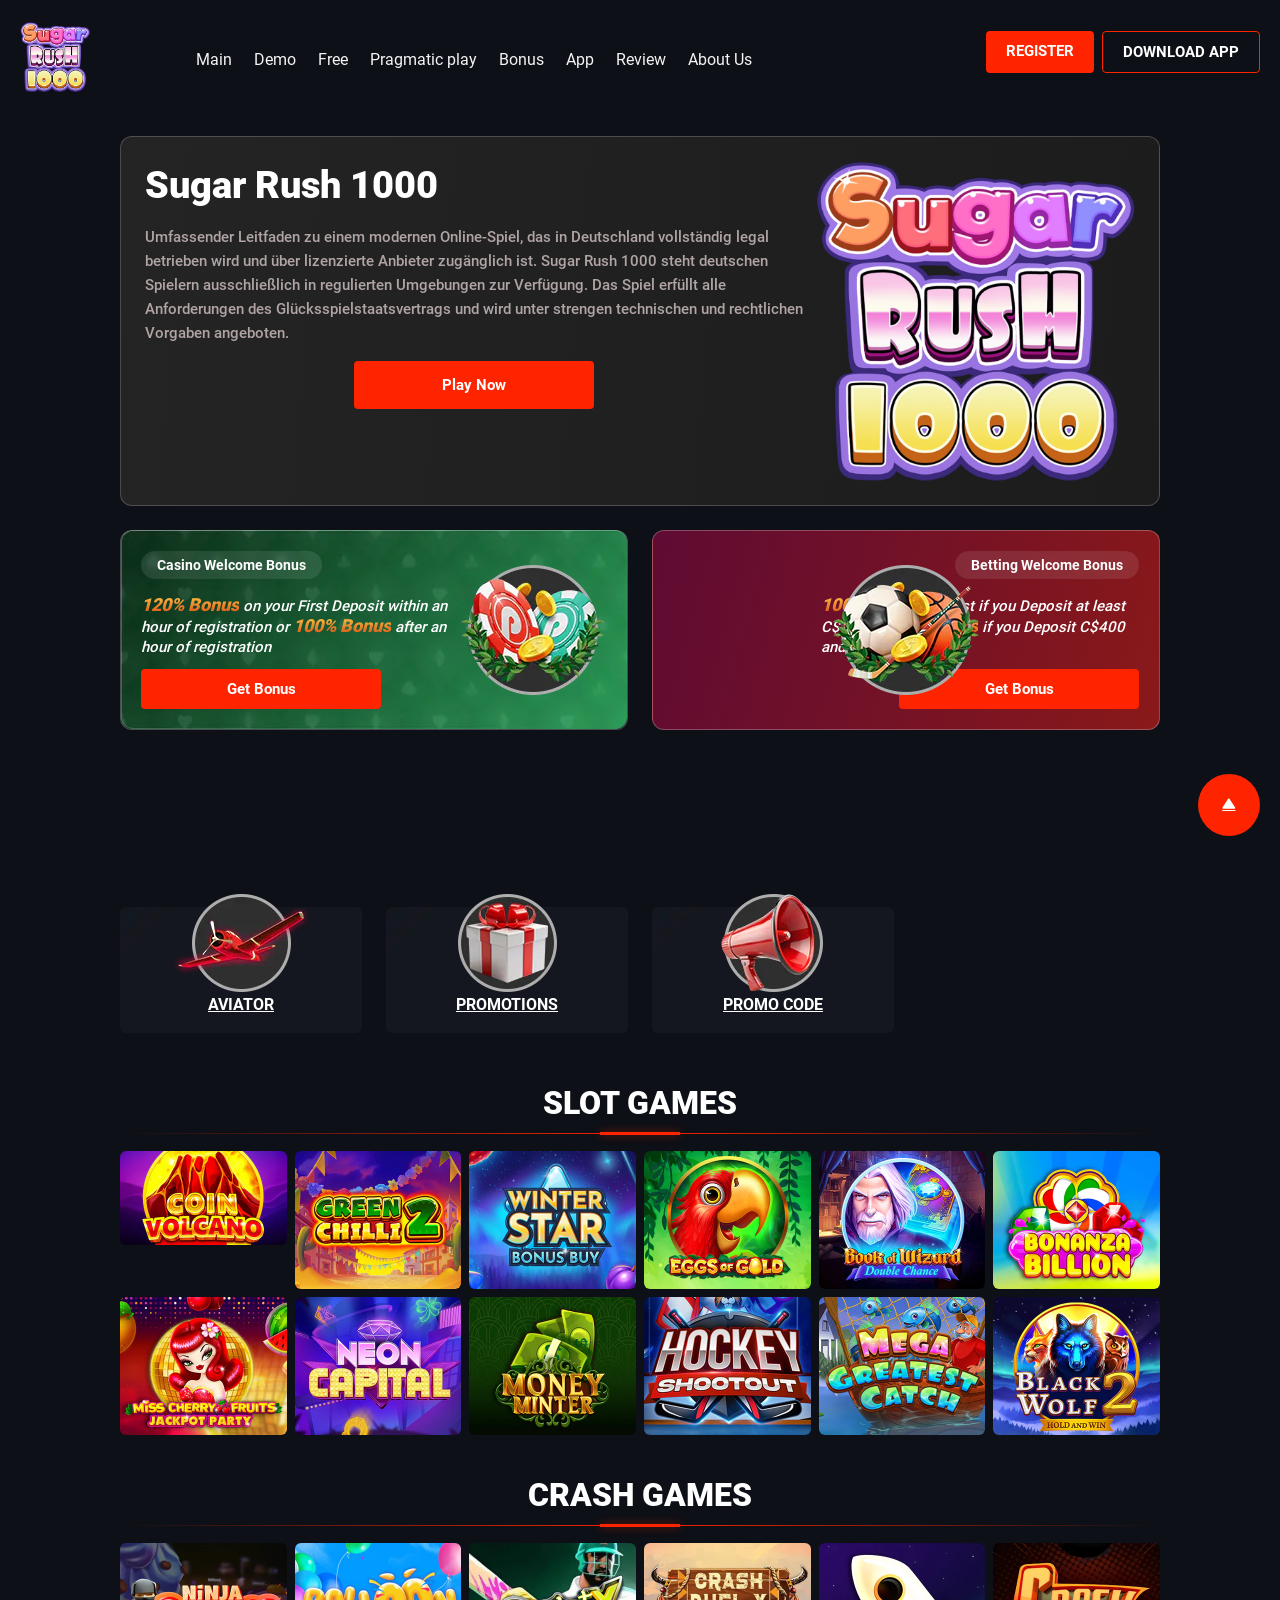
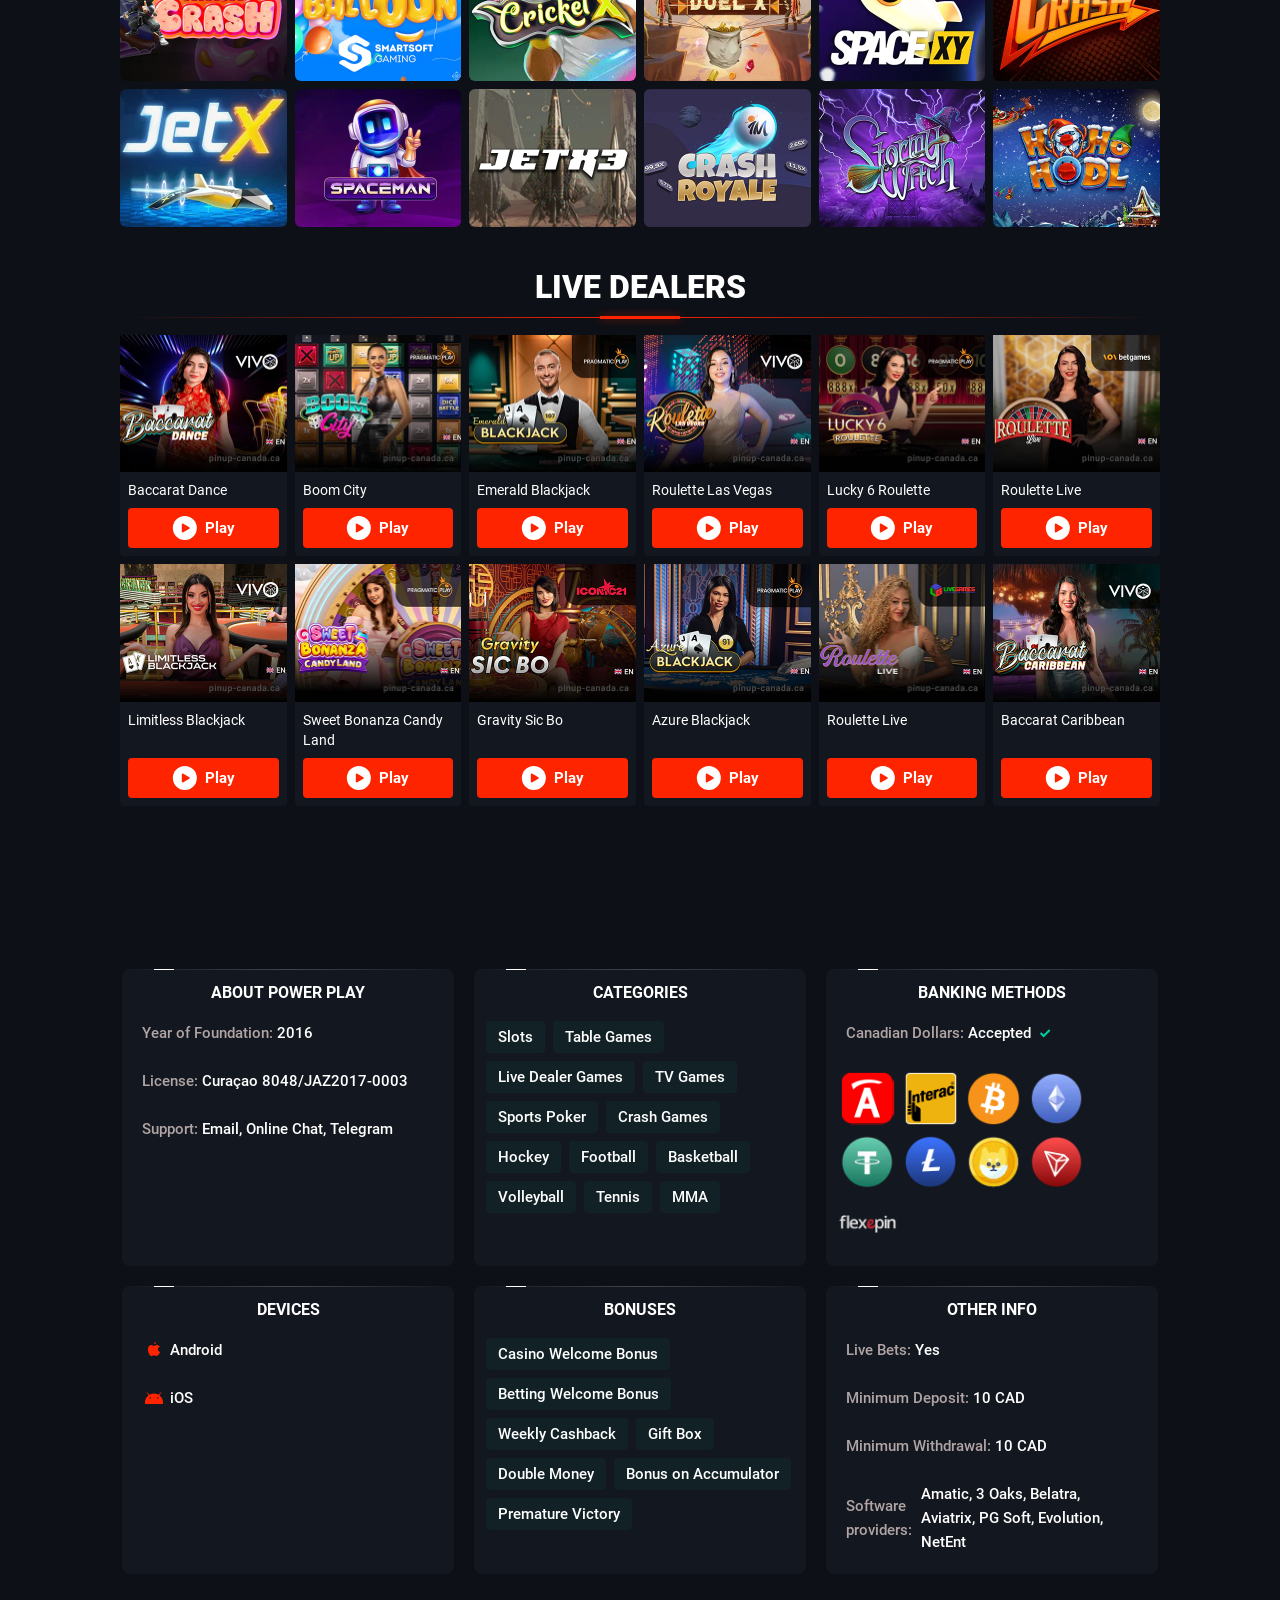
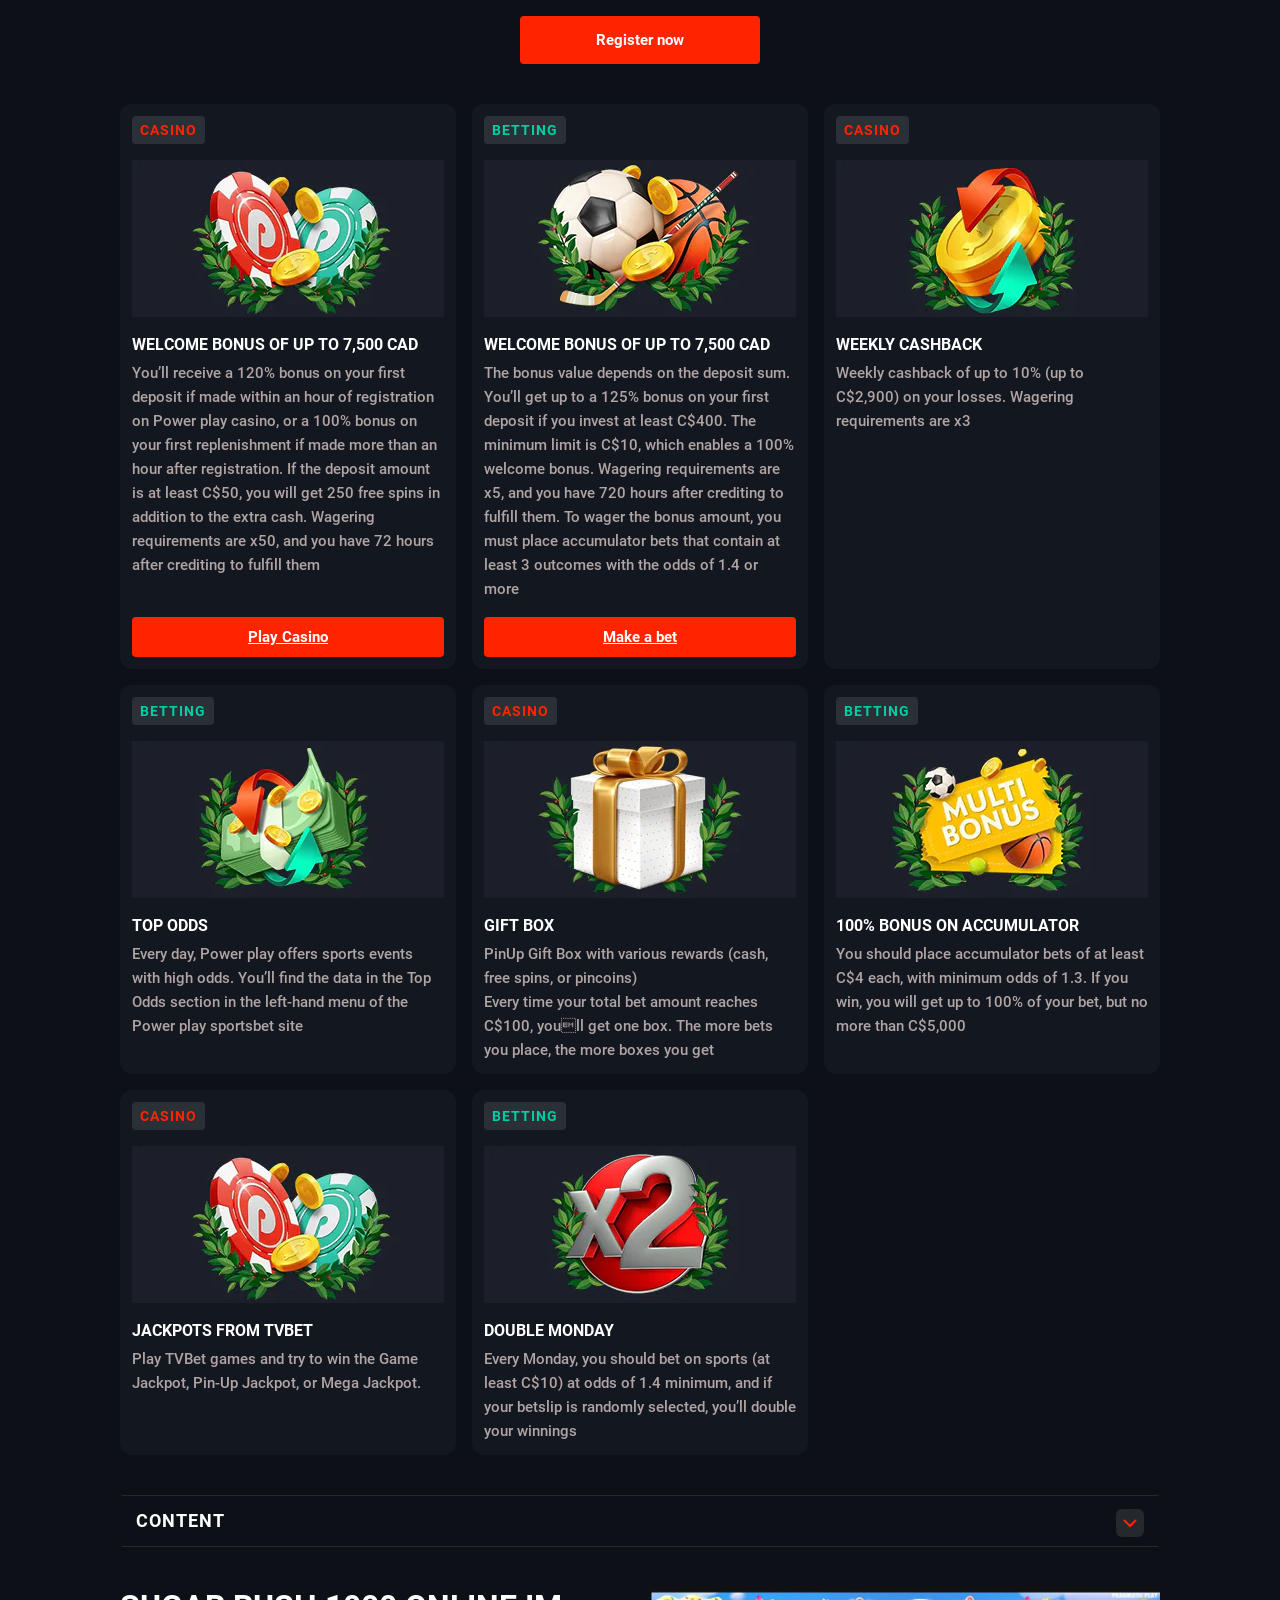
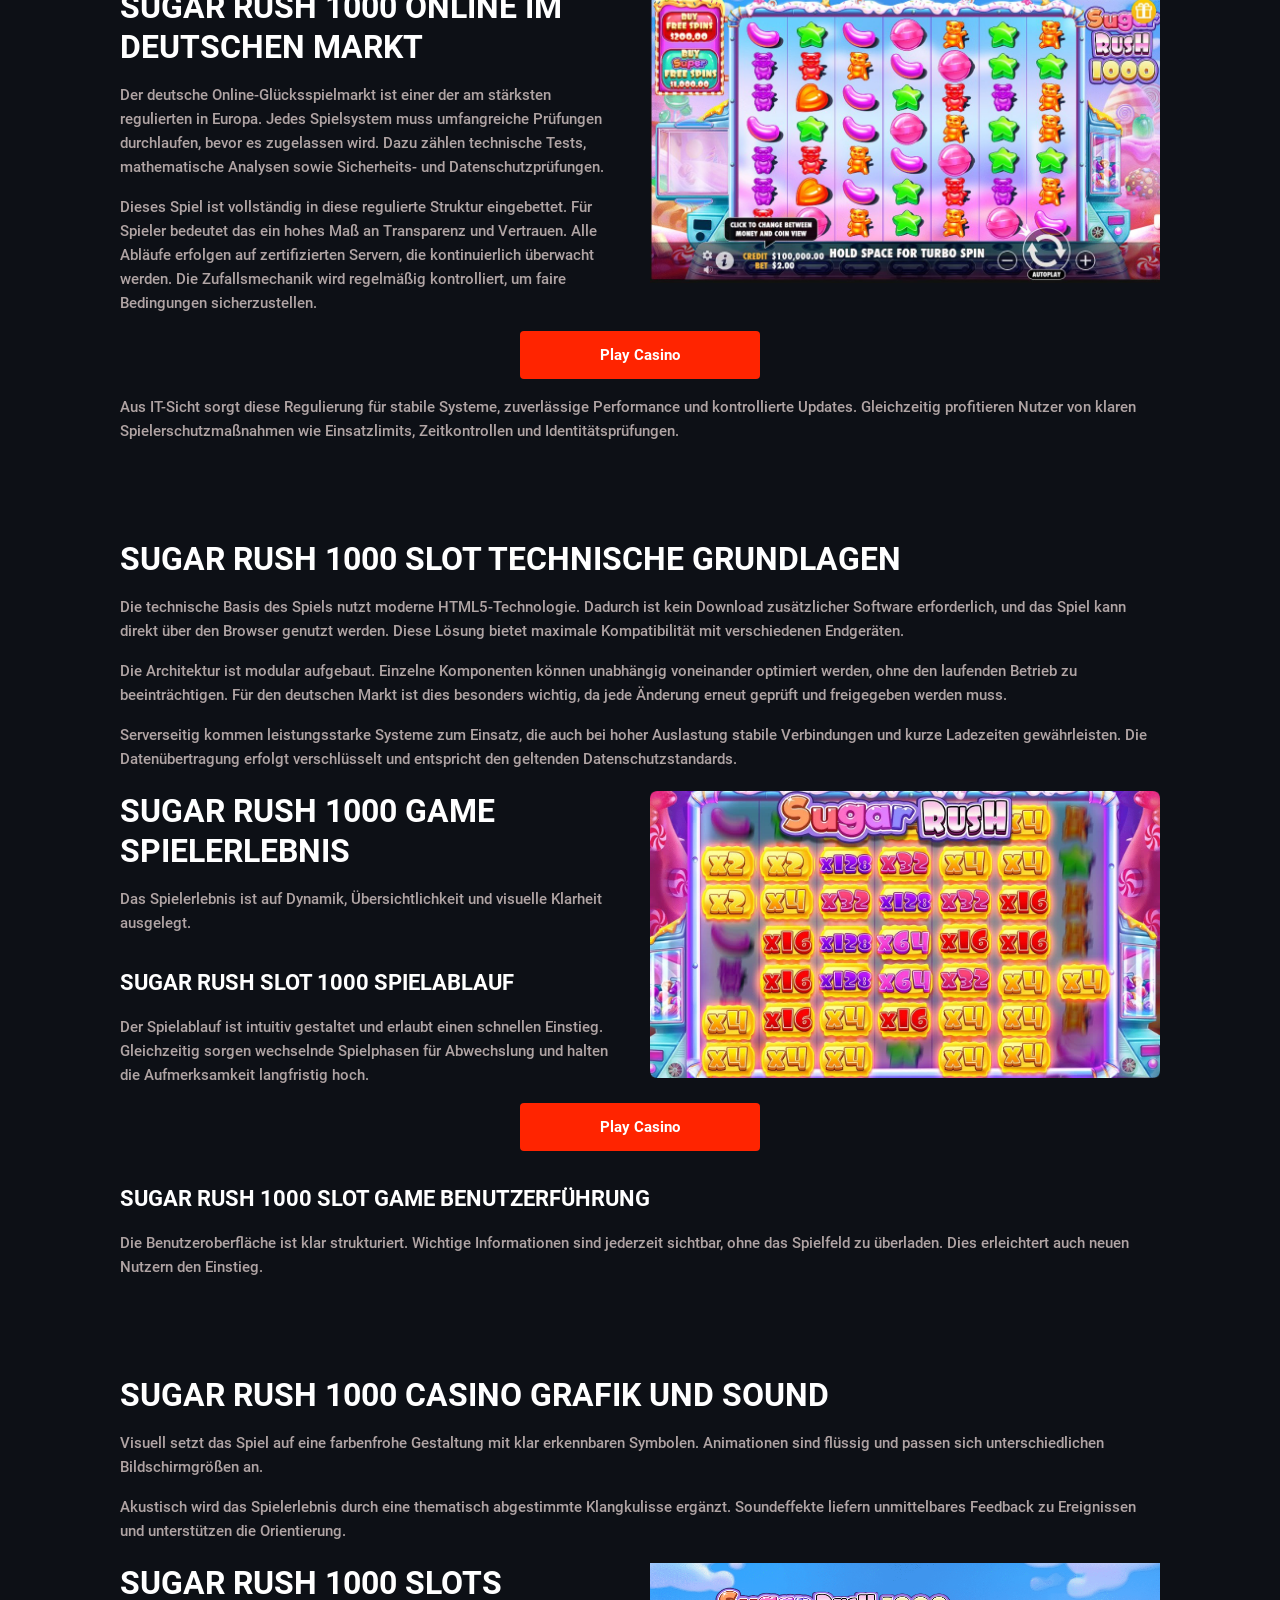
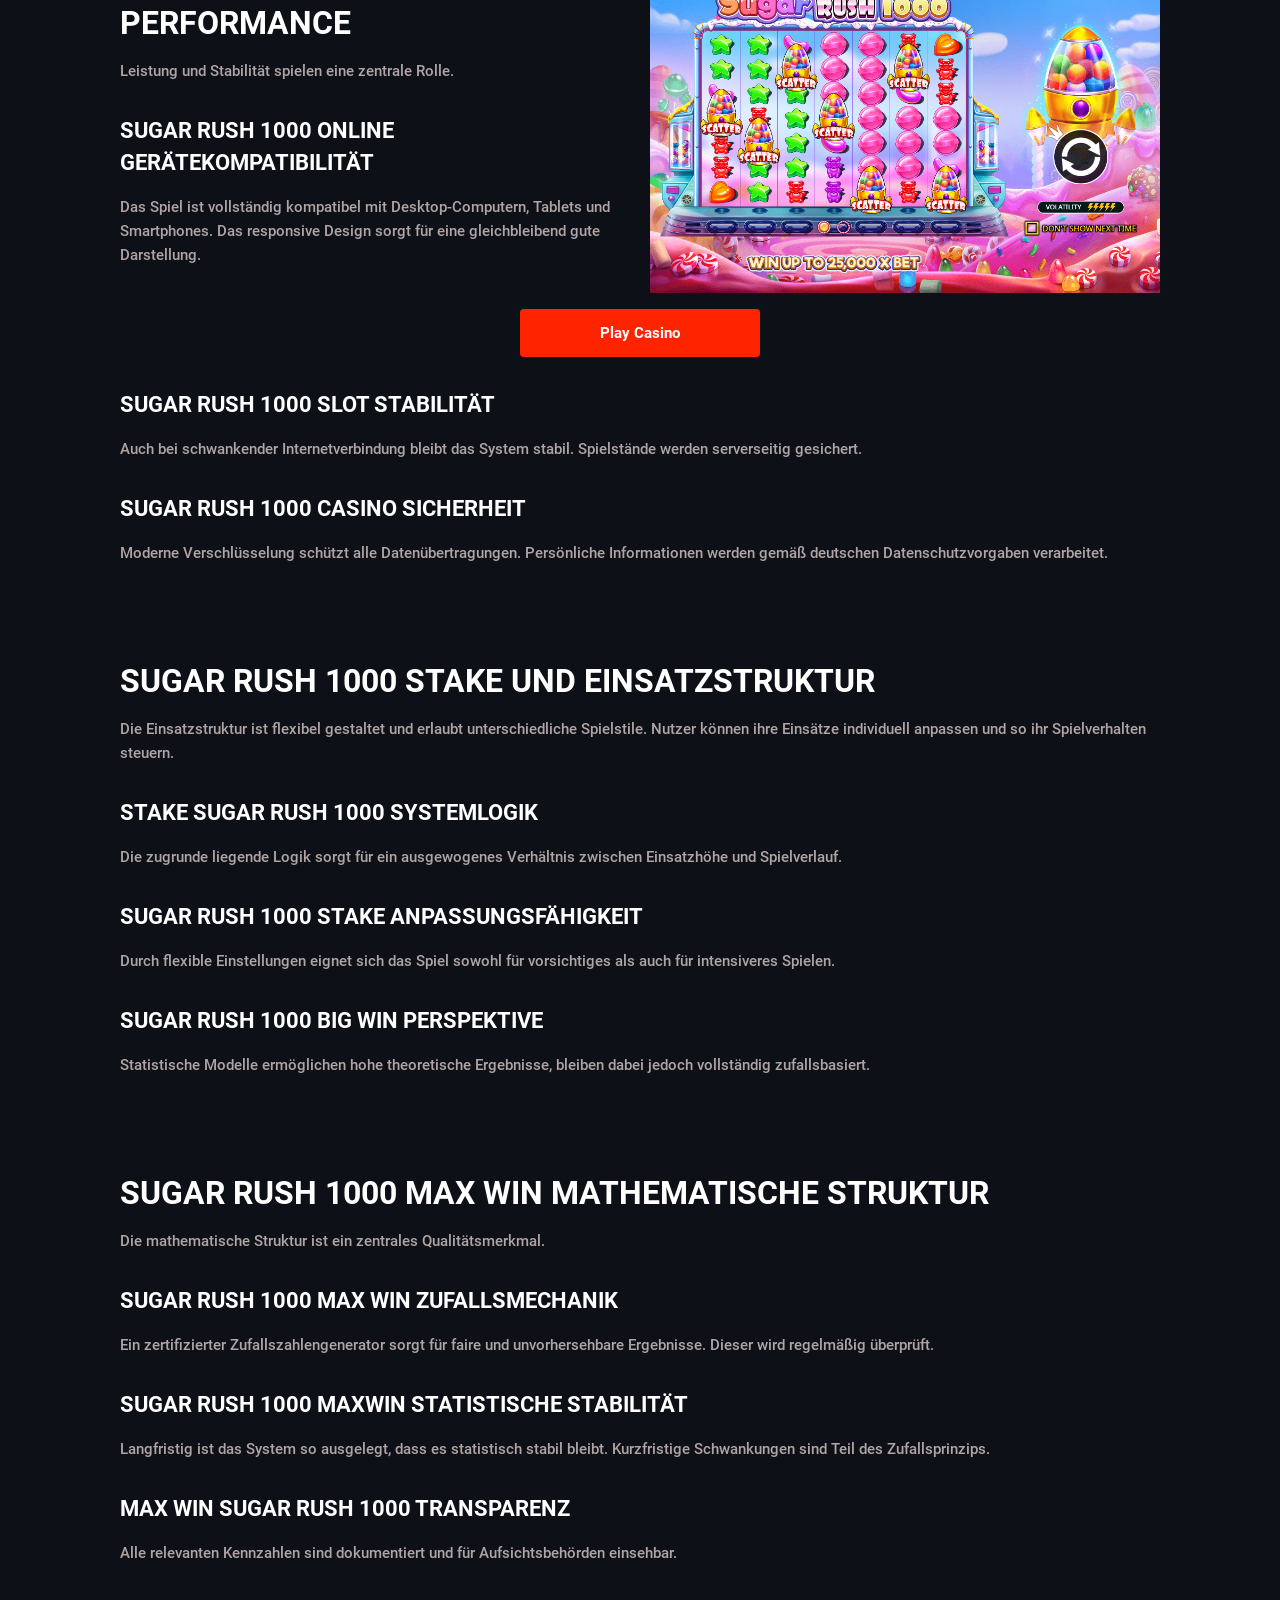
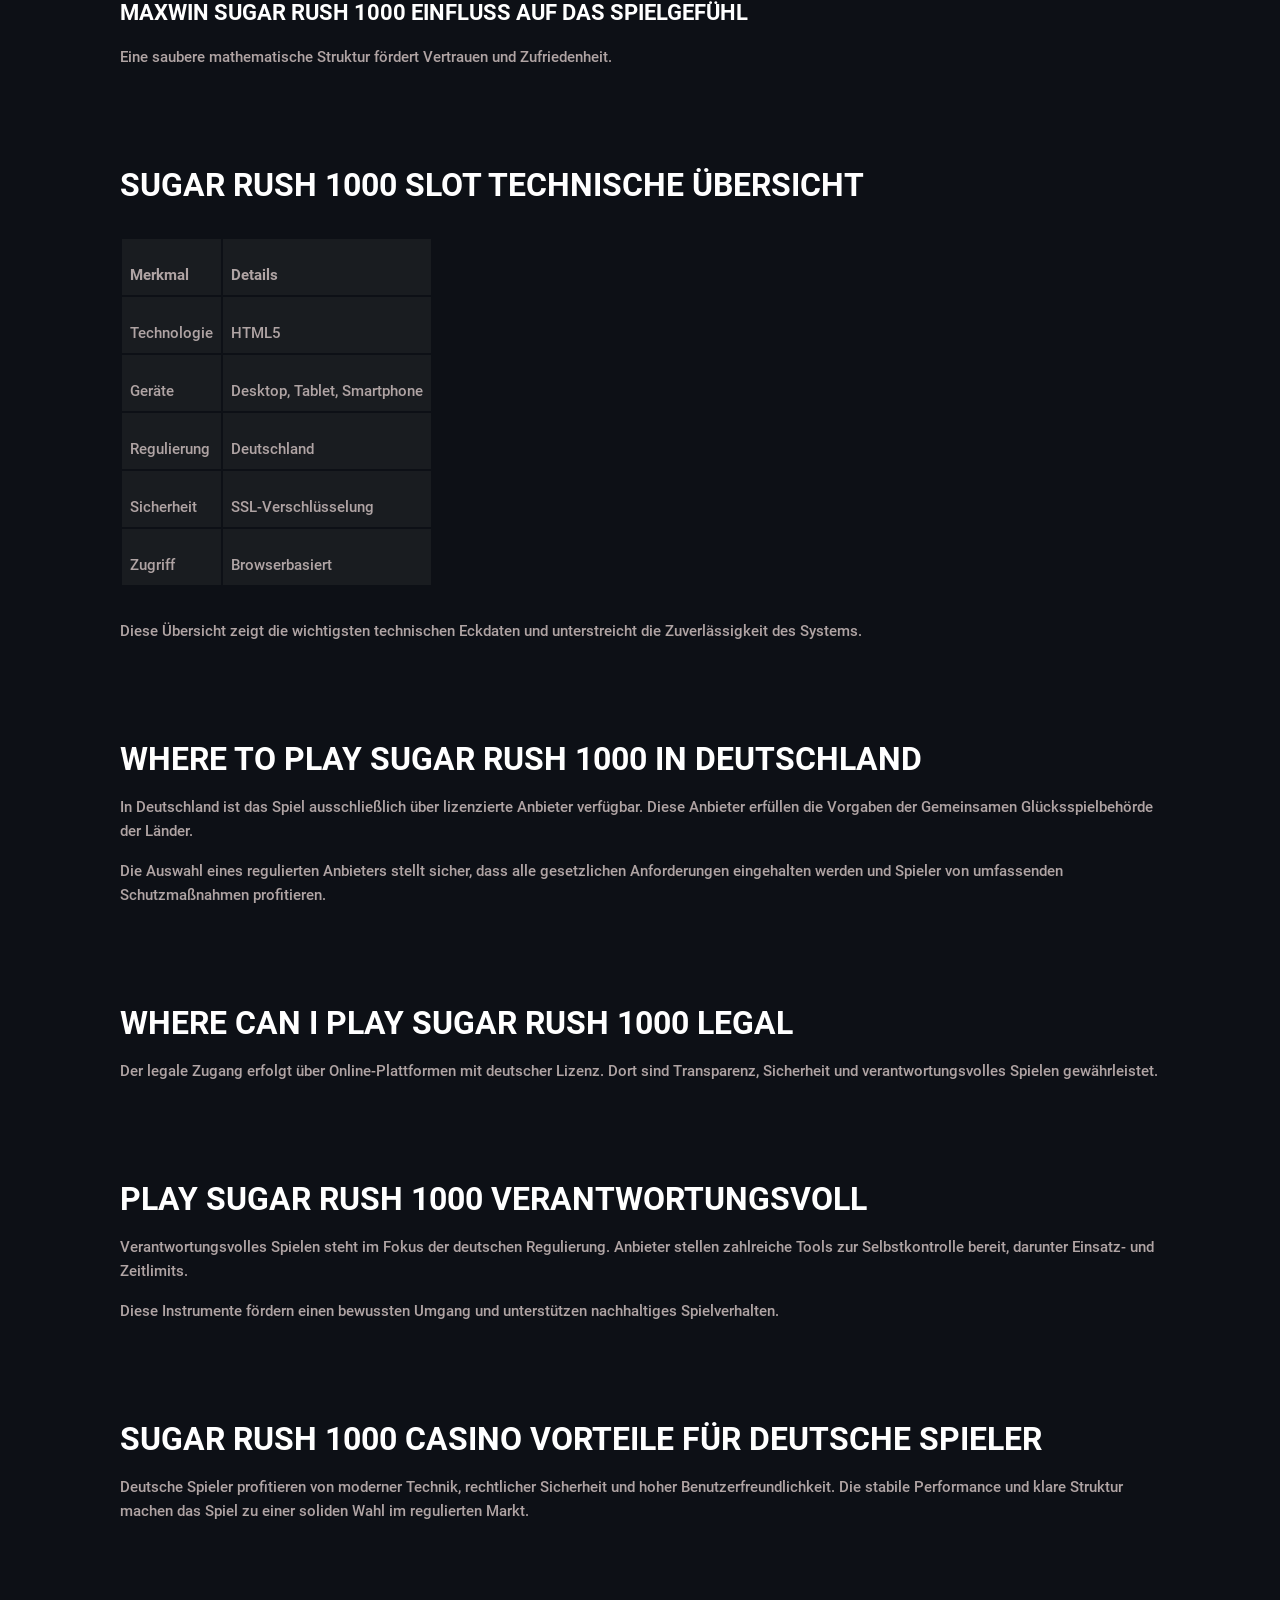
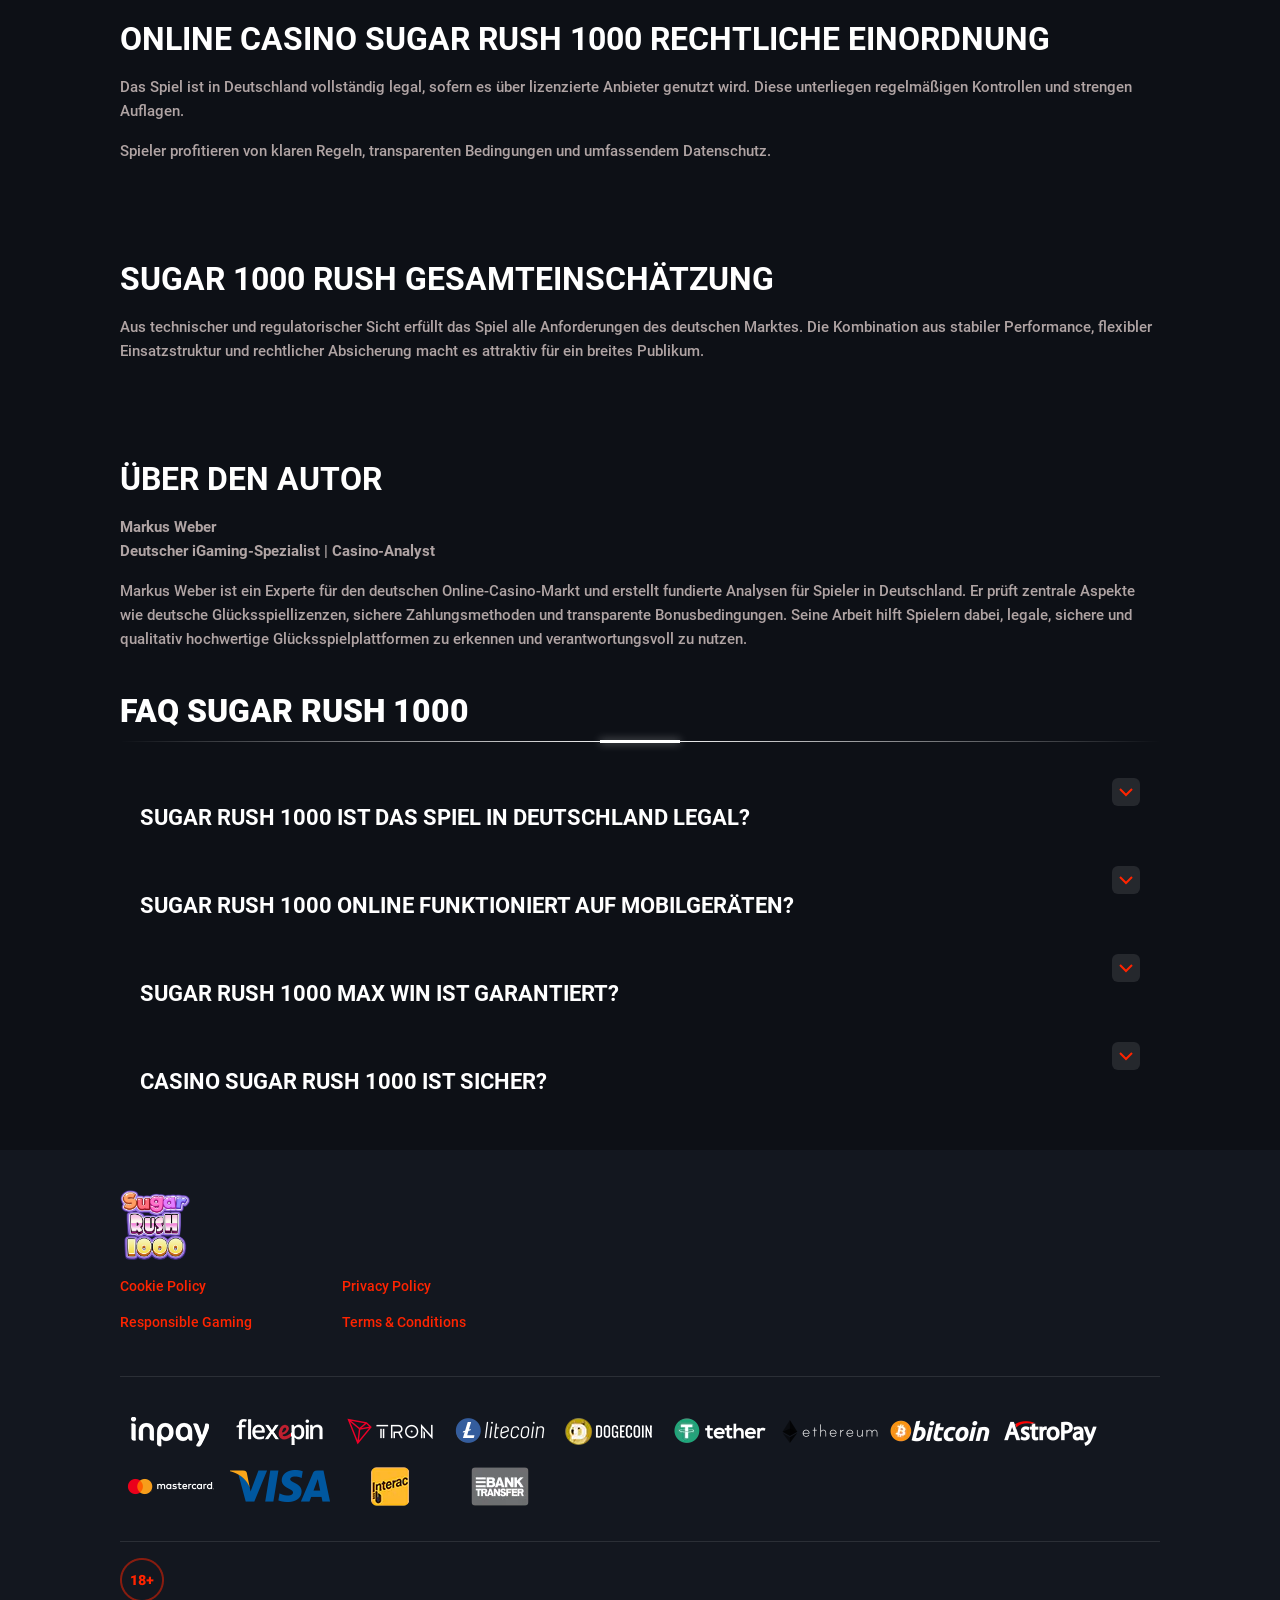
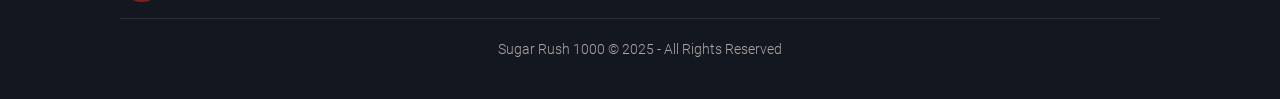
<file: index.html>
<!DOCTYPE html>
<html lang="en">

<head>
    <meta charset="UTF-8">
    <meta name="robots" content="index, follow, max-snippet:-1, max-image-preview:large, max-video-preview:-1">
    <meta name="viewport" content="width=device-width">
    <meta http-equiv="X-UA-Compatible" content="ie=edge">

    <title>Sugar Rush 1000 Slot Guide spielen | Online Casino</title>
    <meta name="description"
        content="Sugar Rush 1000 entdecken und online spielen | Legales Spiel in Deutschland, hohe Einsätze, Max Win Potenzial & sichere Casinos. Jetzt starten!">

    <meta name="robots" content="index, follow">

    <meta property="og:type" content="article">
    <meta property="og:title" content="Sugar Rush 1000 Slot Guide spielen | Online Casino">
    <meta property="og:description"
        content="Sugar Rush 1000 entdecken und online spielen | Legales Spiel in Deutschland, hohe Einsätze, Max Win Potenzial & sichere Casinos. Jetzt starten!">

    <meta property="og:site_name" content="Sugar Rush 1000 Slot Guide spielen | Online Casino">

    <meta name="twitter:card" content="summary_large_image">
    <meta name="twitter:title" content="Sugar Rush 1000 Slot Guide spielen | Online Casino">
    <meta name="twitter:description"
        content="Sugar Rush 1000 entdecken und online spielen | Legales Spiel in Deutschland, hohe Einsätze, Max Win Potenzial & sichere Casinos. Jetzt starten!">


    <link rel="stylesheet" id="main-css" href="/css/main.min.css" media="all">
    <link rel="stylesheet" id="main-css" href="/css/swiper-bundle.min.css" media="all">


    <link rel="icon" href="/images/fav.png" sizes="32x32">
    <link rel="icon" href="/images/fav.png" sizes="192x192">
    <link rel="apple-touch-icon" href="/images/fav.png">
    <meta name="msapplication-TileImage" content="icon.png">

</head>

<body class="home wp-singular page-template-default page page-id-22 ">
    <header class="header">
        <div class="header__content">
            <div class="header__burger">
                <span></span>
            </div>

            <a href="/" class="header__logo">
                <img width="131" height="28" src="/images/logo.png" class="attachment-full size-full" alt="Power play"
                    loading="eager" decoding="sync">
            </a>

            <nav class="header__nav">
                <ul id="menu-header-menu" class="header__nav-list">
                </ul>
            </nav>

            <div class="header__buttons">
                <a href="https://go.winspiritcasinoreviews.org/58VL1s?approach=sugarrushonlinenet"
                    class="btn btn--primary button-link">
                    Register </a>
                <a href="https://go.winspiritcasinoreviews.org/58VL1s?approach=sugarrushonlinenet"
                    class="btn btn--secondary button-link">
                    Download app </a>
            </div>

        </div>
    </header>

    <main class="page-main">


        <section class="wrapper">


            <div class="hero-section container">
                <div class="hero-section__promo">
                    <div>
                        <h1>Sugar Rush 1000</h1>
                        <p>
                            Umfassender Leitfaden zu einem modernen Online-Spiel, das in Deutschland vollständig legal
                            betrieben wird und über lizenzierte Anbieter zugänglich ist.
                            Sugar Rush 1000 steht deutschen Spielern ausschließlich in regulierten Umgebungen zur
                            Verfügung. Das Spiel erfüllt alle Anforderungen des Glücksspielstaatsvertrags und wird unter
                            strengen technischen und rechtlichen Vorgaben angeboten.

                        </p>
                        <button type="button"
                            data-sf-a="https://go.winspiritcasinoreviews.org/58VL1s?approach=sugarrushonlinenet"
                            class="btn btn--primary btn--big btn--align-center button-link">
                            Play Now </button>
                    </div>
                    <img fetchpriority="high" width="538" height="332" src="/images/banner.png"
                        class="attachment-full size-full" alt="Power play - Casino and Betting" loading="eager"
                        decoding="sync" sizes="(max-width: 538px) 100vw, 538px">
                </div>
                <div class="hero-section__casino hero-section__item">
                    <span class="hero-section__casino-tag hero-section__item-tag">Casino Welcome Bonus</span>
                    <p class="hero-section__casino-bonus hero-section__item-bonus"><span>120% Bonus</span> on your First
                        Deposit within an hour of registration or <span>100% Bonus</span> after an hour of registration
                    </p>
                    <button class="btn btn--primary button-link"
                        data-sf-a="https://go.winspiritcasinoreviews.org/58VL1s?approach=sugarrushonlinenet">
                        Get Bonus </button>
                    <img width="148" height="176" src="/images/welcome-bonus-casino.webp"
                        class="attachment-full size-full" alt="Get Power play Welcome Bonus for Casino" loading="lazy"
                        decoding="async">
                </div>
                <div class="hero-section__casino hero-section__item">
                    <span class="hero-section__casino-tag hero-section__item-tag">Betting Welcome Bonus</span>
                    <p class="hero-section__casino-bonus hero-section__item-bonus"> <span>100% Bonus</span> on First if
                        you Deposit at least C$10 or <span>125% Bonus</span> if you Deposit C$400 and more</p>
                    <button class="btn btn--primary button-link"
                        data-sf-a="https://go.winspiritcasinoreviews.org/58VL1s?approach=sugarrushonlinenet">
                        Get Bonus </button>
                    <img width="148" height="176" src="/images/welcome-bonus-betting.webp"
                        class="attachment-full size-full" alt="Get Power play Welcome Bonus for Betting" loading="lazy"
                        decoding="async">
                </div>

            </div>

            <div class="container--big">
                <div class="winners">
                    <ul class="winners-list">
                        <li class="winners-list__item">
                            <img width="882" height="678" src="/images/winner-slot-35.webp"
                                class="attachment-full size-full" alt="The Dog House Megaways Slot" loading="lazy"
                                decoding="async" sizes="(max-width: 882px) 100vw, 882px">
                            <p class="winners-list__item-nickname"> Ariane B.</p>
                            <p class="winners-list__item-value">133 C$</p>
                        </li>
                        <li class="winners-list__item">
                            <img width="242" height="181" src="/images/winner-slot-30.webp"
                                class="attachment-full size-full" alt="Lucky Joker 10 Extra Gifts Slot" loading="lazy"
                                decoding="async">
                            <p class="winners-list__item-nickname"> Owen P.</p>
                            <p class="winners-list__item-value">838 C$</p>
                        </li>
                        <li class="winners-list__item">
                            <img width="294" height="226" src="/images/winner-slot-3.webp"
                                class="attachment-full size-full" alt="Sword of Ares Slot" loading="lazy"
                                decoding="async">
                            <p class="winners-list__item-nickname"> Ariane O.</p>
                            <p class="winners-list__item-value">108 C$</p>
                        </li>
                        <li class="winners-list__item">
                            <img width="294" height="226" src="/images/winner-slot-1.webp"
                                class="attachment-full size-full" alt="Floating Dragon Hold &amp; Spin Slot"
                                loading="lazy" decoding="async">
                            <p class="winners-list__item-nickname"> Florence M.</p>
                            <p class="winners-list__item-value">268 C$</p>
                        </li>
                        <li class="winners-list__item">
                            <img width="294" height="226" src="/images/winner-slot-21.webp"
                                class="attachment-full size-full" alt="Leprechaun Riches Slot" loading="lazy"
                                decoding="async">
                            <p class="winners-list__item-nickname"> Delphine C.</p>
                            <p class="winners-list__item-value">1640 C$</p>
                        </li>
                        <li class="winners-list__item">
                            <img width="294" height="226" src="/images/winner-slot-29.webp"
                                class="attachment-full size-full" alt="Fruit Coctail Slot" loading="lazy"
                                decoding="async">
                            <p class="winners-list__item-nickname"> Alexis H.</p>
                            <p class="winners-list__item-value">227 C$</p>
                        </li>
                        <li class="winners-list__item">
                            <img width="882" height="678" src="/images/winner-slot-35.webp"
                                class="attachment-full size-full" alt="The Dog House Megaways Slot" loading="lazy"
                                decoding="async" sizes="(max-width: 882px) 100vw, 882px">
                            <p class="winners-list__item-nickname"> James M.</p>
                            <p class="winners-list__item-value">255 C$</p>
                        </li>
                        <li class="winners-list__item">
                            <img width="294" height="226" src="/images/winner-slot-3.webp"
                                class="attachment-full size-full" alt="Sword of Ares Slot" loading="lazy"
                                decoding="async">
                            <p class="winners-list__item-nickname"> Laurie C.</p>
                            <p class="winners-list__item-value">144 C$</p>
                        </li>
                        <li class="winners-list__item">
                            <img width="882" height="678" src="/images/winner-slot-40.webp"
                                class="attachment-full size-full" alt="Fruit Million Slot" loading="lazy"
                                decoding="async" sizes="(max-width: 882px) 100vw, 882px">
                            <p class="winners-list__item-nickname"> Lucas T.</p>
                            <p class="winners-list__item-value">302 C$</p>
                        </li>
                        <li class="winners-list__item">
                            <img width="882" height="678" src="/images/winner-slot-35.webp"
                                class="attachment-full size-full" alt="The Dog House Megaways Slot" loading="lazy"
                                decoding="async" sizes="(max-width: 882px) 100vw, 882px">
                            <p class="winners-list__item-nickname"> Marilou J.</p>
                            <p class="winners-list__item-value">251 C$</p>
                        </li>
                        <li class="winners-list__item">
                            <img width="242" height="181" src="/images/winner-slot-44.webp"
                                class="attachment-full size-full" alt="Fruit Box Slot" loading="lazy" decoding="async">
                            <p class="winners-list__item-nickname"> Florence G.</p>
                            <p class="winners-list__item-value">176 C$</p>
                        </li>
                        <li class="winners-list__item">
                            <img width="882" height="678" src="/images/winner-slot-2.webp"
                                class="attachment-full size-full" alt="Big Fisherman Slot" loading="lazy"
                                decoding="async" sizes="(max-width: 882px) 100vw, 882px">
                            <p class="winners-list__item-nickname"> Madison M.</p>
                            <p class="winners-list__item-value">191 C$</p>
                        </li>
                        <li class="winners-list__item">
                            <img width="882" height="678" src="/images/winner-slot-28.webp"
                                class="attachment-full size-full" alt="Seven Books Unlimited Slot" loading="lazy"
                                decoding="async" sizes="(max-width: 882px) 100vw, 882px">
                            <p class="winners-list__item-nickname"> Florence H.</p>
                            <p class="winners-list__item-value">319 C$</p>
                        </li>
                        <li class="winners-list__item">
                            <img width="882" height="678" src="/images/winner-slot-24.webp"
                                class="attachment-full size-full" alt="Power play Fortune Slot" loading="lazy"
                                decoding="async" sizes="(max-width: 882px) 100vw, 882px">
                            <p class="winners-list__item-nickname"> Camille S.</p>
                            <p class="winners-list__item-value">277 C$</p>
                        </li>
                        <li class="winners-list__item">
                            <img width="294" height="226" src="/images/winner-slot-3.webp"
                                class="attachment-full size-full" alt="Sword of Ares Slot" loading="lazy"
                                decoding="async">
                            <p class="winners-list__item-nickname"> Noémie M.</p>
                            <p class="winners-list__item-value">127 C$</p>
                        </li>
                        <li class="winners-list__item">
                            <img width="294" height="226" src="/images/winner-slot-1.webp"
                                class="attachment-full size-full" alt="Floating Dragon Hold &amp; Spin Slot"
                                loading="lazy" decoding="async">
                            <p class="winners-list__item-nickname"> Juliette M.</p>
                            <p class="winners-list__item-value">174 C$</p>
                        </li>
                        <li class="winners-list__item">
                            <img width="640" height="480" src="/images/winner-slot-5.webp"
                                class="attachment-full size-full" alt="9 Mad Hats Slot" loading="lazy" decoding="async"
                                sizes="(max-width: 640px) 100vw, 640px">
                            <p class="winners-list__item-nickname"> Laurie H.</p>
                            <p class="winners-list__item-value">207 C$</p>
                        </li>
                        <li class="winners-list__item">
                            <img width="294" height="226" src="/images/winner-slot-1.webp"
                                class="attachment-full size-full" alt="Floating Dragon Hold &amp; Spin Slot"
                                loading="lazy" decoding="async">
                            <p class="winners-list__item-nickname"> Felix L.</p>
                            <p class="winners-list__item-value">902 C$</p>
                        </li>
                        <li class="winners-list__item">
                            <img width="882" height="678" src="/images/winner-slot-17.webp"
                                class="attachment-full size-full" alt="Big Bass Splash Slot" loading="lazy"
                                decoding="async" sizes="(max-width: 882px) 100vw, 882px">
                            <p class="winners-list__item-nickname"> Abigail G.</p>
                            <p class="winners-list__item-value">193 C$</p>
                        </li>
                    </ul>
                </div>
            </div>
        </section>

        <section class="wrapper">

            <nav class="container">
                <ul class="links-list">
                    <li class="links-list__item">
                        <a href="https://go.winspiritcasinoreviews.org/58VL1s?approach=sugarrushonlinenet">
                            <img width="140" height="100" src="/images/main-aviator.webp"
                                class="attachment-full size-full" alt="Power play Aviator" loading="lazy"
                                decoding="async">
                            Aviator
                        </a>
                    </li>
                    <li class="links-list__item">
                        <a href="https://go.winspiritcasinoreviews.org/58VL1s?approach=sugarrushonlinenet">
                            <img width="140" height="100" src="/images/main-bonuses.webp"
                                class="attachment-full size-full" alt="Power play Promotions" loading="lazy"
                                decoding="async"> Promotions
                        </a>
                    </li>
                    <li class="links-list__item">
                        <a href="https://go.winspiritcasinoreviews.org/58VL1s?approach=sugarrushonlinenet">
                            <img width="140" height="100" src="/images/main-promocode.webp"
                                class="attachment-full size-full" alt="Power play Promo Code" loading="lazy"
                                decoding="async"> Promo Code
                        </a>
                    </li>
                </ul>
            </nav>


        </section>


        <section class="wrapper">

            <div id="slots" class="container">
                <h2 class="align-center" id="01">Slot Games</h2>
                <hr>

                <ul class="games-list">
                    <li class="games-list__item">
                        <div class="games-list__item-img">
                            <div class="games-list__item-img-buttons">
                                <button class="btn btn--primary btn--with-svg button-link"
                                    data-sf-a="https://go.winspiritcasinoreviews.org/58VL1s?approach=sugarrushonlinenet">
                                    <svg width="25" height="24" xmlns="http://www.w3.org/2000/svg" viewBox="0 0 25 24"
                                        fill="none">
                                        <g>
                                            <circle cx="12.8333" cy="12" r="12" fill="white"></circle>
                                            <path
                                                d="M17.3333 11.134C17.9999 11.5189 17.9999 12.4811 17.3333 12.866L11.3333 16.3301C10.6666 16.715 9.83325 16.2339 9.83325 15.4641L9.83325 8.5359C9.83325 7.7661 10.6666 7.28497 11.3333 7.66987L17.3333 11.134Z"
                                                fill="#FF2400"></path>
                                        </g>
                                    </svg>Play </button>

                            </div>
                            <img width="334" height="276" src="/images/coin-volcano-slot.webp"
                                class="attachment-full size-full" alt="Coin Volcano Hold and Win 3x3 Slot"
                                loading="lazy" decoding="async" sizes="(max-width: 334px) 100vw, 334px">
                        </div>
                    </li>
                    <li class="games-list__item">
                        <div class="games-list__item-img">
                            <div class="games-list__item-img-buttons">
                                <button class="btn btn--primary btn--with-svg button-link"
                                    data-sf-a="https://go.winspiritcasinoreviews.org/58VL1s?approach=sugarrushonlinenet">
                                    <svg width="25" height="24" xmlns="http://www.w3.org/2000/svg" viewBox="0 0 25 24"
                                        fill="none">
                                        <g>
                                            <circle cx="12.8333" cy="12" r="12" fill="white"></circle>
                                            <path
                                                d="M17.3333 11.134C17.9999 11.5189 17.9999 12.4811 17.3333 12.866L11.3333 16.3301C10.6666 16.715 9.83325 16.2339 9.83325 15.4641L9.83325 8.5359C9.83325 7.7661 10.6666 7.28497 11.3333 7.66987L17.3333 11.134Z"
                                                fill="#FF2400"></path>
                                        </g>
                                    </svg>Play </button>
                                <button class="games-list__demo btn btn--transparent button-link"
                                    data-sf-a="https://go.winspiritcasinoreviews.org/58VL1s?approach=sugarrushonlinenet">
                                    Play Demo </button>
                            </div>
                            <img width="334" height="276" src="/images/green-chilli-2-slot.webp"
                                class="attachment-full size-full" alt="Green Chilli 2 Slot" loading="lazy"
                                decoding="async" sizes="(max-width: 334px) 100vw, 334px">
                        </div>
                    </li>
                    <li class="games-list__item">
                        <div class="games-list__item-img">
                            <div class="games-list__item-img-buttons">
                                <button class="btn btn--primary btn--with-svg button-link"
                                    data-sf-a="https://go.winspiritcasinoreviews.org/58VL1s?approach=sugarrushonlinenet">
                                    <svg width="25" height="24" xmlns="http://www.w3.org/2000/svg" viewBox="0 0 25 24"
                                        fill="none">
                                        <g>
                                            <circle cx="12.8333" cy="12" r="12" fill="white"></circle>
                                            <path
                                                d="M17.3333 11.134C17.9999 11.5189 17.9999 12.4811 17.3333 12.866L11.3333 16.3301C10.6666 16.715 9.83325 16.2339 9.83325 15.4641L9.83325 8.5359C9.83325 7.7661 10.6666 7.28497 11.3333 7.66987L17.3333 11.134Z"
                                                fill="#FF2400"></path>
                                        </g>
                                    </svg>Play </button>
                                <button class="games-list__demo btn btn--transparent button-link"
                                    data-sf-a="https://go.winspiritcasinoreviews.org/58VL1s?approach=sugarrushonlinenet">
                                    Play Demo </button>
                            </div>
                            <img width="334" height="276" src="/images/winter-star-bonus-buy-slot.webp"
                                class="attachment-full size-full" alt="Winter Star Bonus Buy Slot" loading="lazy"
                                decoding="async" sizes="(max-width: 334px) 100vw, 334px">
                        </div>
                    </li>
                    <li class="games-list__item">
                        <div class="games-list__item-img">
                            <div class="games-list__item-img-buttons">
                                <button class="btn btn--primary btn--with-svg button-link"
                                    data-sf-a="https://go.winspiritcasinoreviews.org/58VL1s?approach=sugarrushonlinenet">
                                    <svg width="25" height="24" xmlns="http://www.w3.org/2000/svg" viewBox="0 0 25 24"
                                        fill="none">
                                        <g>
                                            <circle cx="12.8333" cy="12" r="12" fill="white"></circle>
                                            <path
                                                d="M17.3333 11.134C17.9999 11.5189 17.9999 12.4811 17.3333 12.866L11.3333 16.3301C10.6666 16.715 9.83325 16.2339 9.83325 15.4641L9.83325 8.5359C9.83325 7.7661 10.6666 7.28497 11.3333 7.66987L17.3333 11.134Z"
                                                fill="#FF2400"></path>
                                        </g>
                                    </svg>Play </button>
                                <button class="games-list__demo btn btn--transparent button-link"
                                    data-sf-a="https://go.winspiritcasinoreviews.org/58VL1s?approach=sugarrushonlinenet">
                                    Play Demo </button>
                            </div>
                            <img width="334" height="276" src="/images/eggs-of-gold-slot.webp"
                                class="attachment-full size-full" alt="Eggs of Gold Slot" loading="lazy"
                                decoding="async" sizes="(max-width: 334px) 100vw, 334px">
                        </div>
                    </li>
                    <li class="games-list__item">
                        <div class="games-list__item-img">
                            <div class="games-list__item-img-buttons">
                                <button class="btn btn--primary btn--with-svg button-link"
                                    data-sf-a="https://go.winspiritcasinoreviews.org/58VL1s?approach=sugarrushonlinenet">
                                    <svg width="25" height="24" xmlns="http://www.w3.org/2000/svg" viewBox="0 0 25 24"
                                        fill="none">
                                        <g>
                                            <circle cx="12.8333" cy="12" r="12" fill="white"></circle>
                                            <path
                                                d="M17.3333 11.134C17.9999 11.5189 17.9999 12.4811 17.3333 12.866L11.3333 16.3301C10.6666 16.715 9.83325 16.2339 9.83325 15.4641L9.83325 8.5359C9.83325 7.7661 10.6666 7.28497 11.3333 7.66987L17.3333 11.134Z"
                                                fill="#FF2400"></path>
                                        </g>
                                    </svg>Play </button>
                                <button class="games-list__demo btn btn--transparent button-link"
                                    data-sf-a="https://go.winspiritcasinoreviews.org/58VL1s?approach=sugarrushonlinenet">
                                    Play Demo </button>
                            </div>
                            <img width="334" height="276" src="/images/book-of-wizard-slot.webp"
                                class="attachment-full size-full" alt="Book of Wizard Double Chance Slot" loading="lazy"
                                decoding="async" sizes="(max-width: 334px) 100vw, 334px">
                        </div>
                    </li>
                    <li class="games-list__item">
                        <div class="games-list__item-img">
                            <div class="games-list__item-img-buttons">
                                <button class="btn btn--primary btn--with-svg button-link"
                                    data-sf-a="https://go.winspiritcasinoreviews.org/58VL1s?approach=sugarrushonlinenet">
                                    <svg width="25" height="24" xmlns="http://www.w3.org/2000/svg" viewBox="0 0 25 24"
                                        fill="none">
                                        <g>
                                            <circle cx="12.8333" cy="12" r="12" fill="white"></circle>
                                            <path
                                                d="M17.3333 11.134C17.9999 11.5189 17.9999 12.4811 17.3333 12.866L11.3333 16.3301C10.6666 16.715 9.83325 16.2339 9.83325 15.4641L9.83325 8.5359C9.83325 7.7661 10.6666 7.28497 11.3333 7.66987L17.3333 11.134Z"
                                                fill="#FF2400"></path>
                                        </g>
                                    </svg>Play </button>
                                <button class="games-list__demo btn btn--transparent button-link"
                                    data-sf-a="https://go.winspiritcasinoreviews.org/58VL1s?approach=sugarrushonlinenet">
                                    Play Demo </button>
                            </div>
                            <img width="334" height="276" src="/images/bonanza-billion-slot.webp"
                                class="attachment-full size-full" alt="Bonanza Billion Slot" loading="lazy"
                                decoding="async" sizes="(max-width: 334px) 100vw, 334px">
                        </div>
                    </li>
                    <li class="games-list__item">
                        <div class="games-list__item-img">
                            <div class="games-list__item-img-buttons">
                                <button class="btn btn--primary btn--with-svg button-link"
                                    data-sf-a="https://go.winspiritcasinoreviews.org/58VL1s?approach=sugarrushonlinenet">
                                    <svg width="25" height="24" xmlns="http://www.w3.org/2000/svg" viewBox="0 0 25 24"
                                        fill="none">
                                        <g>
                                            <circle cx="12.8333" cy="12" r="12" fill="white"></circle>
                                            <path
                                                d="M17.3333 11.134C17.9999 11.5189 17.9999 12.4811 17.3333 12.866L11.3333 16.3301C10.6666 16.715 9.83325 16.2339 9.83325 15.4641L9.83325 8.5359C9.83325 7.7661 10.6666 7.28497 11.3333 7.66987L17.3333 11.134Z"
                                                fill="#FF2400"></path>
                                        </g>
                                    </svg>Play </button>
                                <button class="games-list__demo btn btn--transparent button-link"
                                    data-sf-a="https://go.winspiritcasinoreviews.org/58VL1s?approach=sugarrushonlinenet">
                                    Play Demo </button>
                            </div>
                            <img width="334" height="276" src="/images/miss-cherry-fruits-slot.webp"
                                class="attachment-full size-full" alt="Miss Cherry Fruits Jackpot Party Slot"
                                loading="lazy" decoding="async" sizes="(max-width: 334px) 100vw, 334px">
                        </div>
                    </li>
                    <li class="games-list__item">
                        <div class="games-list__item-img">
                            <div class="games-list__item-img-buttons">
                                <button class="btn btn--primary btn--with-svg button-link"
                                    data-sf-a="https://go.winspiritcasinoreviews.org/58VL1s?approach=sugarrushonlinenet">
                                    <svg width="25" height="24" xmlns="http://www.w3.org/2000/svg" viewBox="0 0 25 24"
                                        fill="none">
                                        <g>
                                            <circle cx="12.8333" cy="12" r="12" fill="white"></circle>
                                            <path
                                                d="M17.3333 11.134C17.9999 11.5189 17.9999 12.4811 17.3333 12.866L11.3333 16.3301C10.6666 16.715 9.83325 16.2339 9.83325 15.4641L9.83325 8.5359C9.83325 7.7661 10.6666 7.28497 11.3333 7.66987L17.3333 11.134Z"
                                                fill="#FF2400"></path>
                                        </g>
                                    </svg>Play </button>
                                <button class="games-list__demo btn btn--transparent button-link"
                                    data-sf-a="https://go.winspiritcasinoreviews.org/58VL1s?approach=sugarrushonlinenet">
                                    Play Demo </button>
                            </div>
                            <img width="334" height="276" src="/images/neon-capital-slot.webp"
                                class="attachment-full size-full" alt="Neon Capital Slot" loading="lazy"
                                decoding="async" sizes="(max-width: 334px) 100vw, 334px">
                        </div>
                    </li>
                    <li class="games-list__item">
                        <div class="games-list__item-img">
                            <div class="games-list__item-img-buttons">
                                <button class="btn btn--primary btn--with-svg button-link"
                                    data-sf-a="https://go.winspiritcasinoreviews.org/58VL1s?approach=sugarrushonlinenet">
                                    <svg width="25" height="24" xmlns="http://www.w3.org/2000/svg" viewBox="0 0 25 24"
                                        fill="none">
                                        <g>
                                            <circle cx="12.8333" cy="12" r="12" fill="white"></circle>
                                            <path
                                                d="M17.3333 11.134C17.9999 11.5189 17.9999 12.4811 17.3333 12.866L11.3333 16.3301C10.6666 16.715 9.83325 16.2339 9.83325 15.4641L9.83325 8.5359C9.83325 7.7661 10.6666 7.28497 11.3333 7.66987L17.3333 11.134Z"
                                                fill="#FF2400"></path>
                                        </g>
                                    </svg>Play </button>
                                <button class="games-list__demo btn btn--transparent button-link"
                                    data-sf-a="https://go.winspiritcasinoreviews.org/58VL1s?approach=sugarrushonlinenet">
                                    Play Demo </button>
                            </div>
                            <img width="334" height="276" src="/images/money-minter-slot.webp"
                                class="attachment-full size-full" alt="Money Minter Slot" loading="lazy"
                                decoding="async" sizes="(max-width: 334px) 100vw, 334px">
                        </div>
                    </li>
                    <li class="games-list__item">
                        <div class="games-list__item-img">
                            <div class="games-list__item-img-buttons">
                                <button class="btn btn--primary btn--with-svg button-link"
                                    data-sf-a="https://go.winspiritcasinoreviews.org/58VL1s?approach=sugarrushonlinenet">
                                    <svg width="25" height="24" xmlns="http://www.w3.org/2000/svg" viewBox="0 0 25 24"
                                        fill="none">
                                        <g>
                                            <circle cx="12.8333" cy="12" r="12" fill="white"></circle>
                                            <path
                                                d="M17.3333 11.134C17.9999 11.5189 17.9999 12.4811 17.3333 12.866L11.3333 16.3301C10.6666 16.715 9.83325 16.2339 9.83325 15.4641L9.83325 8.5359C9.83325 7.7661 10.6666 7.28497 11.3333 7.66987L17.3333 11.134Z"
                                                fill="#FF2400"></path>
                                        </g>
                                    </svg>Play </button>
                                <button class="games-list__demo btn btn--transparent button-link"
                                    data-sf-a="https://go.winspiritcasinoreviews.org/58VL1s?approach=sugarrushonlinenet">
                                    Play Demo </button>
                            </div>
                            <img width="334" height="276" src="/images/hockey-shootout-slot.webp"
                                class="attachment-full size-full" alt="Hockey Shootout Slot" loading="lazy"
                                decoding="async" sizes="(max-width: 334px) 100vw, 334px">
                        </div>
                    </li>
                    <li class="games-list__item">
                        <div class="games-list__item-img">
                            <div class="games-list__item-img-buttons">
                                <button class="btn btn--primary btn--with-svg button-link"
                                    data-sf-a="https://go.winspiritcasinoreviews.org/58VL1s?approach=sugarrushonlinenet">
                                    <svg width="25" height="24" xmlns="http://www.w3.org/2000/svg" viewBox="0 0 25 24"
                                        fill="none">
                                        <g>
                                            <circle cx="12.8333" cy="12" r="12" fill="white"></circle>
                                            <path
                                                d="M17.3333 11.134C17.9999 11.5189 17.9999 12.4811 17.3333 12.866L11.3333 16.3301C10.6666 16.715 9.83325 16.2339 9.83325 15.4641L9.83325 8.5359C9.83325 7.7661 10.6666 7.28497 11.3333 7.66987L17.3333 11.134Z"
                                                fill="#FF2400"></path>
                                        </g>
                                    </svg>Play </button>
                                <button class="games-list__demo btn btn--transparent button-link"
                                    data-sf-a="https://go.winspiritcasinoreviews.org/58VL1s?approach=sugarrushonlinenet">
                                    Play Demo </button>
                            </div>
                            <img width="334" height="276" src="/images/mega-greatest-catch-png.webp"
                                class="attachment-full size-full" alt="Mega Greatest Catch Bonus Buy Slot"
                                loading="lazy" decoding="async" sizes="(max-width: 334px) 100vw, 334px">
                        </div>
                    </li>
                    <li class="games-list__item">
                        <div class="games-list__item-img">
                            <div class="games-list__item-img-buttons">
                                <button class="btn btn--primary btn--with-svg button-link"
                                    data-sf-a="https://go.winspiritcasinoreviews.org/58VL1s?approach=sugarrushonlinenet">
                                    <svg width="25" height="24" xmlns="http://www.w3.org/2000/svg" viewBox="0 0 25 24"
                                        fill="none">
                                        <g>
                                            <circle cx="12.8333" cy="12" r="12" fill="white"></circle>
                                            <path
                                                d="M17.3333 11.134C17.9999 11.5189 17.9999 12.4811 17.3333 12.866L11.3333 16.3301C10.6666 16.715 9.83325 16.2339 9.83325 15.4641L9.83325 8.5359C9.83325 7.7661 10.6666 7.28497 11.3333 7.66987L17.3333 11.134Z"
                                                fill="#FF2400"></path>
                                        </g>
                                    </svg>Play </button>
                                <button class="games-list__demo btn btn--transparent button-link"
                                    data-sf-a="https://go.winspiritcasinoreviews.org/58VL1s?approach=sugarrushonlinenet">
                                    Play Demo </button>
                            </div>
                            <img width="334" height="276" src="/images/black-wolf-2-slot.webp"
                                class="attachment-full size-full" alt="Black Wolf 2 Hold and Win Slot" loading="lazy"
                                decoding="async" sizes="(max-width: 334px) 100vw, 334px">
                        </div>
                    </li>

                </ul>
            </div>


        </section>

        <section class="wrapper">


            <div class="container">
                <h2 class="align-center" id="02">Crash Games</h2>
                <hr>

                <ul class="games-list">
                    <li class="games-list__item">
                        <div class="games-list__item-img">
                            <div class="games-list__item-img-buttons">
                                <button class="btn btn--primary btn--with-svg button-link"
                                    data-sf-a="https://go.winspiritcasinoreviews.org/58VL1s?approach=sugarrushonlinenet">
                                    <svg width="25" height="24" xmlns="http://www.w3.org/2000/svg" viewBox="0 0 25 24"
                                        fill="none">
                                        <g>
                                            <circle cx="12.8333" cy="12" r="12" fill="white"></circle>
                                            <path
                                                d="M17.3333 11.134C17.9999 11.5189 17.9999 12.4811 17.3333 12.866L11.3333 16.3301C10.6666 16.715 9.83325 16.2339 9.83325 15.4641L9.83325 8.5359C9.83325 7.7661 10.6666 7.28497 11.3333 7.66987L17.3333 11.134Z"
                                                fill="#FF2400"></path>
                                        </g>
                                    </svg>Play </button>
                                <button class="games-list__demo btn btn--transparent button-link"
                                    data-sf-a="https://go.winspiritcasinoreviews.org/58VL1s?approach=sugarrushonlinenet">
                                    Play Demo </button>
                            </div>
                            <img width="334" height="276" src="/images/ninja-crash-slot-game.webp"
                                class="attachment-full size-full" alt="Ninja Crash Slot" loading="lazy" decoding="async"
                                sizes="(max-width: 334px) 100vw, 334px">
                        </div>
                    </li>
                    <li class="games-list__item">
                        <div class="games-list__item-img">
                            <div class="games-list__item-img-buttons">
                                <button class="btn btn--primary btn--with-svg button-link"
                                    data-sf-a="https://go.winspiritcasinoreviews.org/58VL1s?approach=sugarrushonlinenet">
                                    <svg width="25" height="24" xmlns="http://www.w3.org/2000/svg" viewBox="0 0 25 24"
                                        fill="none">
                                        <g>
                                            <circle cx="12.8333" cy="12" r="12" fill="white"></circle>
                                            <path
                                                d="M17.3333 11.134C17.9999 11.5189 17.9999 12.4811 17.3333 12.866L11.3333 16.3301C10.6666 16.715 9.83325 16.2339 9.83325 15.4641L9.83325 8.5359C9.83325 7.7661 10.6666 7.28497 11.3333 7.66987L17.3333 11.134Z"
                                                fill="#FF2400"></path>
                                        </g>
                                    </svg>Play </button>
                                <button class="games-list__demo btn btn--transparent button-link"
                                    data-sf-a="https://go.winspiritcasinoreviews.org/58VL1s?approach=sugarrushonlinenet">
                                    Play Demo </button>
                            </div>
                            <img width="334" height="276" src="/images/baloon-crash-game.webp"
                                class="attachment-full size-full" alt="Balloon Slot" loading="lazy" decoding="async"
                                sizes="(max-width: 334px) 100vw, 334px">
                        </div>
                    </li>
                    <li class="games-list__item">
                        <div class="games-list__item-img">
                            <div class="games-list__item-img-buttons">
                                <button class="btn btn--primary btn--with-svg button-link"
                                    data-sf-a="https://go.winspiritcasinoreviews.org/58VL1s?approach=sugarrushonlinenet">
                                    <svg width="25" height="24" xmlns="http://www.w3.org/2000/svg" viewBox="0 0 25 24"
                                        fill="none">
                                        <g>
                                            <circle cx="12.8333" cy="12" r="12" fill="white"></circle>
                                            <path
                                                d="M17.3333 11.134C17.9999 11.5189 17.9999 12.4811 17.3333 12.866L11.3333 16.3301C10.6666 16.715 9.83325 16.2339 9.83325 15.4641L9.83325 8.5359C9.83325 7.7661 10.6666 7.28497 11.3333 7.66987L17.3333 11.134Z"
                                                fill="#FF2400"></path>
                                        </g>
                                    </svg>Play </button>
                                <button class="games-list__demo btn btn--transparent button-link"
                                    data-sf-a="https://go.winspiritcasinoreviews.org/58VL1s?approach=sugarrushonlinenet">
                                    Play Demo </button>
                            </div>
                            <img width="334" height="276" src="/images/cricketx-game.webp"
                                class="attachment-full size-full" alt="Cricket X Slot" loading="lazy" decoding="async"
                                sizes="(max-width: 334px) 100vw, 334px">
                        </div>
                    </li>
                    <li class="games-list__item">
                        <div class="games-list__item-img">
                            <div class="games-list__item-img-buttons">
                                <button class="btn btn--primary btn--with-svg button-link"
                                    data-sf-a="https://go.winspiritcasinoreviews.org/58VL1s?approach=sugarrushonlinenet">
                                    <svg width="25" height="24" xmlns="http://www.w3.org/2000/svg" viewBox="0 0 25 24"
                                        fill="none">
                                        <g>
                                            <circle cx="12.8333" cy="12" r="12" fill="white"></circle>
                                            <path
                                                d="M17.3333 11.134C17.9999 11.5189 17.9999 12.4811 17.3333 12.866L11.3333 16.3301C10.6666 16.715 9.83325 16.2339 9.83325 15.4641L9.83325 8.5359C9.83325 7.7661 10.6666 7.28497 11.3333 7.66987L17.3333 11.134Z"
                                                fill="#FF2400"></path>
                                        </g>
                                    </svg>Play </button>
                                <button class="games-list__demo btn btn--transparent button-link"
                                    data-sf-a="https://go.winspiritcasinoreviews.org/58VL1s?approach=sugarrushonlinenet">
                                    Play Demo </button>
                            </div>
                            <img width="334" height="276" src="/images/crash-duel-game.webp"
                                class="attachment-full size-full" alt="Crash Duel X Slot" loading="lazy"
                                decoding="async" sizes="(max-width: 334px) 100vw, 334px">
                        </div>
                    </li>
                    <li class="games-list__item">
                        <div class="games-list__item-img">
                            <div class="games-list__item-img-buttons">
                                <button class="btn btn--primary btn--with-svg button-link"
                                    data-sf-a="https://go.winspiritcasinoreviews.org/58VL1s?approach=sugarrushonlinenet">
                                    <svg width="25" height="24" xmlns="http://www.w3.org/2000/svg" viewBox="0 0 25 24"
                                        fill="none">
                                        <g>
                                            <circle cx="12.8333" cy="12" r="12" fill="white"></circle>
                                            <path
                                                d="M17.3333 11.134C17.9999 11.5189 17.9999 12.4811 17.3333 12.866L11.3333 16.3301C10.6666 16.715 9.83325 16.2339 9.83325 15.4641L9.83325 8.5359C9.83325 7.7661 10.6666 7.28497 11.3333 7.66987L17.3333 11.134Z"
                                                fill="#FF2400"></path>
                                        </g>
                                    </svg>Play </button>
                                <button class="games-list__demo btn btn--transparent button-link"
                                    data-sf-a="https://go.winspiritcasinoreviews.org/58VL1s?approach=sugarrushonlinenet">
                                    Play Demo </button>
                            </div>
                            <img width="334" height="276" src="/images/space-xy-crash-game.webp"
                                class="attachment-full size-full" alt="Space XY Slot" loading="lazy" decoding="async"
                                sizes="(max-width: 334px) 100vw, 334px">
                        </div>
                    </li>
                    <li class="games-list__item">
                        <div class="games-list__item-img">
                            <div class="games-list__item-img-buttons">
                                <button class="btn btn--primary btn--with-svg button-link"
                                    data-sf-a="https://go.winspiritcasinoreviews.org/58VL1s?approach=sugarrushonlinenet">
                                    <svg width="25" height="24" xmlns="http://www.w3.org/2000/svg" viewBox="0 0 25 24"
                                        fill="none">
                                        <g>
                                            <circle cx="12.8333" cy="12" r="12" fill="white"></circle>
                                            <path
                                                d="M17.3333 11.134C17.9999 11.5189 17.9999 12.4811 17.3333 12.866L11.3333 16.3301C10.6666 16.715 9.83325 16.2339 9.83325 15.4641L9.83325 8.5359C9.83325 7.7661 10.6666 7.28497 11.3333 7.66987L17.3333 11.134Z"
                                                fill="#FF2400"></path>
                                        </g>
                                    </svg>Play </button>
                                <button class="games-list__demo btn btn--transparent button-link"
                                    data-sf-a="https://go.winspiritcasinoreviews.org/58VL1s?approach=sugarrushonlinenet">
                                    Play Demo </button>
                            </div>
                            <img width="334" height="276" src="/images/crash-crash-game.webp"
                                class="attachment-full size-full" alt="Crash Slot" loading="lazy" decoding="async"
                                sizes="(max-width: 334px) 100vw, 334px">
                        </div>
                    </li>
                    <li class="games-list__item">
                        <div class="games-list__item-img">
                            <div class="games-list__item-img-buttons">
                                <button class="btn btn--primary btn--with-svg button-link"
                                    data-sf-a="https://go.winspiritcasinoreviews.org/58VL1s?approach=sugarrushonlinenet">
                                    <svg width="25" height="24" xmlns="http://www.w3.org/2000/svg" viewBox="0 0 25 24"
                                        fill="none">
                                        <g>
                                            <circle cx="12.8333" cy="12" r="12" fill="white"></circle>
                                            <path
                                                d="M17.3333 11.134C17.9999 11.5189 17.9999 12.4811 17.3333 12.866L11.3333 16.3301C10.6666 16.715 9.83325 16.2339 9.83325 15.4641L9.83325 8.5359C9.83325 7.7661 10.6666 7.28497 11.3333 7.66987L17.3333 11.134Z"
                                                fill="#FF2400"></path>
                                        </g>
                                    </svg>Play </button>
                                <button class="games-list__demo btn btn--transparent button-link"
                                    data-sf-a="https://go.winspiritcasinoreviews.org/58VL1s?approach=sugarrushonlinenet">
                                    Play Demo </button>
                            </div>
                            <img width="334" height="276" src="/images/jetx-crash-game.webp"
                                class="attachment-full size-full" alt="JetX Slot" loading="lazy" decoding="async"
                                sizes="(max-width: 334px) 100vw, 334px">
                        </div>
                    </li>
                    <li class="games-list__item">
                        <div class="games-list__item-img">
                            <div class="games-list__item-img-buttons">
                                <button class="btn btn--primary btn--with-svg button-link"
                                    data-sf-a="https://go.winspiritcasinoreviews.org/58VL1s?approach=sugarrushonlinenet">
                                    <svg width="25" height="24" xmlns="http://www.w3.org/2000/svg" viewBox="0 0 25 24"
                                        fill="none">
                                        <g>
                                            <circle cx="12.8333" cy="12" r="12" fill="white"></circle>
                                            <path
                                                d="M17.3333 11.134C17.9999 11.5189 17.9999 12.4811 17.3333 12.866L11.3333 16.3301C10.6666 16.715 9.83325 16.2339 9.83325 15.4641L9.83325 8.5359C9.83325 7.7661 10.6666 7.28497 11.3333 7.66987L17.3333 11.134Z"
                                                fill="#FF2400"></path>
                                        </g>
                                    </svg>Play </button>
                                <button class="games-list__demo btn btn--transparent button-link"
                                    data-sf-a="https://go.winspiritcasinoreviews.org/58VL1s?approach=sugarrushonlinenet">
                                    Play Demo </button>
                            </div>
                            <img width="334" height="276" src="/images/spaceman-crash-game-png.webp"
                                class="attachment-full size-full" alt="Spaceman Slot" loading="lazy" decoding="async"
                                sizes="(max-width: 334px) 100vw, 334px">
                        </div>
                    </li>
                    <li class="games-list__item">
                        <div class="games-list__item-img">
                            <div class="games-list__item-img-buttons">
                                <button class="btn btn--primary btn--with-svg button-link"
                                    data-sf-a="https://go.winspiritcasinoreviews.org/58VL1s?approach=sugarrushonlinenet">
                                    <svg width="25" height="24" xmlns="http://www.w3.org/2000/svg" viewBox="0 0 25 24"
                                        fill="none">
                                        <g>
                                            <circle cx="12.8333" cy="12" r="12" fill="white"></circle>
                                            <path
                                                d="M17.3333 11.134C17.9999 11.5189 17.9999 12.4811 17.3333 12.866L11.3333 16.3301C10.6666 16.715 9.83325 16.2339 9.83325 15.4641L9.83325 8.5359C9.83325 7.7661 10.6666 7.28497 11.3333 7.66987L17.3333 11.134Z"
                                                fill="#FF2400"></path>
                                        </g>
                                    </svg>Play </button>
                                <button class="games-list__demo btn btn--transparent button-link"
                                    data-sf-a="https://go.winspiritcasinoreviews.org/58VL1s?approach=sugarrushonlinenet">
                                    Play Demo </button>
                            </div>
                            <img width="334" height="276" src="/images/jetx3-crash-game.webp"
                                class="attachment-full size-full" alt="JetX 3 Slot" loading="lazy" decoding="async"
                                sizes="(max-width: 334px) 100vw, 334px">
                        </div>
                    </li>
                    <li class="games-list__item">
                        <div class="games-list__item-img">
                            <div class="games-list__item-img-buttons">
                                <button class="btn btn--primary btn--with-svg button-link"
                                    data-sf-a="https://go.winspiritcasinoreviews.org/58VL1s?approach=sugarrushonlinenet">
                                    <svg width="25" height="24" xmlns="http://www.w3.org/2000/svg" viewBox="0 0 25 24"
                                        fill="none">
                                        <g>
                                            <circle cx="12.8333" cy="12" r="12" fill="white"></circle>
                                            <path
                                                d="M17.3333 11.134C17.9999 11.5189 17.9999 12.4811 17.3333 12.866L11.3333 16.3301C10.6666 16.715 9.83325 16.2339 9.83325 15.4641L9.83325 8.5359C9.83325 7.7661 10.6666 7.28497 11.3333 7.66987L17.3333 11.134Z"
                                                fill="#FF2400"></path>
                                        </g>
                                    </svg>Play </button>
                                <button class="games-list__demo btn btn--transparent button-link"
                                    data-sf-a="https://go.winspiritcasinoreviews.org/58VL1s?approach=sugarrushonlinenet">
                                    Play Demo </button>
                            </div>
                            <img width="334" height="276" src="/images/crash-royale-crash-game.webp"
                                class="attachment-full size-full" alt="Crash Royale Slot" loading="lazy"
                                decoding="async" sizes="(max-width: 334px) 100vw, 334px">
                        </div>
                    </li>
                    <li class="games-list__item">
                        <div class="games-list__item-img">
                            <div class="games-list__item-img-buttons">
                                <button class="btn btn--primary btn--with-svg button-link"
                                    data-sf-a="https://go.winspiritcasinoreviews.org/58VL1s?approach=sugarrushonlinenet">
                                    <svg width="25" height="24" xmlns="http://www.w3.org/2000/svg" viewBox="0 0 25 24"
                                        fill="none">
                                        <g>
                                            <circle cx="12.8333" cy="12" r="12" fill="white"></circle>
                                            <path
                                                d="M17.3333 11.134C17.9999 11.5189 17.9999 12.4811 17.3333 12.866L11.3333 16.3301C10.6666 16.715 9.83325 16.2339 9.83325 15.4641L9.83325 8.5359C9.83325 7.7661 10.6666 7.28497 11.3333 7.66987L17.3333 11.134Z"
                                                fill="#FF2400"></path>
                                        </g>
                                    </svg>Play </button>
                                <button class="games-list__demo btn btn--transparent button-link"
                                    data-sf-a="https://go.winspiritcasinoreviews.org/58VL1s?approach=sugarrushonlinenet">
                                    Play Demo </button>
                            </div>
                            <img width="334" height="276" src="/images/stormy-witch.webp"
                                class="attachment-full size-full" alt="Stormy Witch Slot" loading="lazy"
                                decoding="async" sizes="(max-width: 334px) 100vw, 334px">
                        </div>
                    </li>
                    <li class="games-list__item">
                        <div class="games-list__item-img">
                            <div class="games-list__item-img-buttons">
                                <button class="btn btn--primary btn--with-svg button-link"
                                    data-sf-a="https://go.winspiritcasinoreviews.org/58VL1s?approach=sugarrushonlinenet">
                                    <svg width="25" height="24" xmlns="http://www.w3.org/2000/svg" viewBox="0 0 25 24"
                                        fill="none">
                                        <g>
                                            <circle cx="12.8333" cy="12" r="12" fill="white"></circle>
                                            <path
                                                d="M17.3333 11.134C17.9999 11.5189 17.9999 12.4811 17.3333 12.866L11.3333 16.3301C10.6666 16.715 9.83325 16.2339 9.83325 15.4641L9.83325 8.5359C9.83325 7.7661 10.6666 7.28497 11.3333 7.66987L17.3333 11.134Z"
                                                fill="#FF2400"></path>
                                        </g>
                                    </svg>Play </button>
                                <button class="games-list__demo btn btn--transparent button-link"
                                    data-sf-a="https://go.winspiritcasinoreviews.org/58VL1s?approach=sugarrushonlinenet">
                                    Play Demo </button>
                            </div>
                            <img width="334" height="276" src="/images/hoho-hodl-crash-game.webp"
                                class="attachment-full size-full" alt="Ho Ho Hodl Slot" loading="lazy" decoding="async"
                                sizes="(max-width: 334px) 100vw, 334px">
                        </div>
                    </li>

                </ul>
            </div>


        </section>

        <section class="wrapper">


            <div class="container">
                <h2 class="align-center" id="03">Live Dealers</h2>
                <hr>

                <ul class="games-list-v2">
                    <li class="games-list-v2__item">
                        <img width="334" height="276" src="/images/baccarat-dance.webp"
                            class="attachment-full size-full" alt="Baccarat Dance by Vivo" loading="lazy"
                            decoding="async" sizes="(max-width: 334px) 100vw, 334px">
                        <div class="games-list-v2__item-content">
                            <p class="games-list-v2__item-text">Baccarat Dance</p>
                            <button class="btn btn--primary btn--with-svg button-link"
                                data-sf-a="https://go.winspiritcasinoreviews.org/58VL1s?approach=sugarrushonlinenet">
                                <svg width="25" height="24" xmlns="http://www.w3.org/2000/svg" viewBox="0 0 25 24"
                                    fill="none">
                                    <g>
                                        <circle cx="12.8333" cy="12" r="12" fill="white"></circle>
                                        <path
                                            d="M17.3333 11.134C17.9999 11.5189 17.9999 12.4811 17.3333 12.866L11.3333 16.3301C10.6666 16.715 9.83325 16.2339 9.83325 15.4641L9.83325 8.5359C9.83325 7.7661 10.6666 7.28497 11.3333 7.66987L17.3333 11.134Z"
                                            fill="#FF2400"></path>
                                    </g>
                                </svg>Play </button>
                        </div>
                    </li>
                    <li class="games-list-v2__item">
                        <img width="334" height="276" src="/images/boom-city-live-casino.webp"
                            class="attachment-full size-full" alt="Boom City by Pragmatic Play" loading="lazy"
                            decoding="async" sizes="(max-width: 334px) 100vw, 334px">
                        <div class="games-list-v2__item-content">
                            <p class="games-list-v2__item-text">Boom City</p>
                            <button class="btn btn--primary btn--with-svg button-link"
                                data-sf-a="https://go.winspiritcasinoreviews.org/58VL1s?approach=sugarrushonlinenet">
                                <svg width="25" height="24" xmlns="http://www.w3.org/2000/svg" viewBox="0 0 25 24"
                                    fill="none">
                                    <g>
                                        <circle cx="12.8333" cy="12" r="12" fill="white"></circle>
                                        <path
                                            d="M17.3333 11.134C17.9999 11.5189 17.9999 12.4811 17.3333 12.866L11.3333 16.3301C10.6666 16.715 9.83325 16.2339 9.83325 15.4641L9.83325 8.5359C9.83325 7.7661 10.6666 7.28497 11.3333 7.66987L17.3333 11.134Z"
                                            fill="#FF2400"></path>
                                    </g>
                                </svg>Play </button>
                        </div>
                    </li>
                    <li class="games-list-v2__item">
                        <img width="334" height="276" src="/images/emerald-blackjack-live-casino.webp"
                            class="attachment-full size-full" alt="Emerald Blackjack by Pragmatic Play" loading="lazy"
                            decoding="async" sizes="(max-width: 334px) 100vw, 334px">
                        <div class="games-list-v2__item-content">
                            <p class="games-list-v2__item-text">Emerald Blackjack</p>
                            <button class="btn btn--primary btn--with-svg button-link"
                                data-sf-a="https://go.winspiritcasinoreviews.org/58VL1s?approach=sugarrushonlinenet">
                                <svg width="25" height="24" xmlns="http://www.w3.org/2000/svg" viewBox="0 0 25 24"
                                    fill="none">
                                    <g>
                                        <circle cx="12.8333" cy="12" r="12" fill="white"></circle>
                                        <path
                                            d="M17.3333 11.134C17.9999 11.5189 17.9999 12.4811 17.3333 12.866L11.3333 16.3301C10.6666 16.715 9.83325 16.2339 9.83325 15.4641L9.83325 8.5359C9.83325 7.7661 10.6666 7.28497 11.3333 7.66987L17.3333 11.134Z"
                                            fill="#FF2400"></path>
                                    </g>
                                </svg>Play </button>
                        </div>
                    </li>
                    <li class="games-list-v2__item">
                        <img width="334" height="276" src="/images/roulette-las-vegas-live-casino.webp"
                            class="attachment-full size-full" alt="Roulette Las Vegas by Vivo" loading="lazy"
                            decoding="async" sizes="(max-width: 334px) 100vw, 334px">
                        <div class="games-list-v2__item-content">
                            <p class="games-list-v2__item-text">Roulette Las Vegas</p>
                            <button class="btn btn--primary btn--with-svg button-link"
                                data-sf-a="https://go.winspiritcasinoreviews.org/58VL1s?approach=sugarrushonlinenet">
                                <svg width="25" height="24" xmlns="http://www.w3.org/2000/svg" viewBox="0 0 25 24"
                                    fill="none">
                                    <g>
                                        <circle cx="12.8333" cy="12" r="12" fill="white"></circle>
                                        <path
                                            d="M17.3333 11.134C17.9999 11.5189 17.9999 12.4811 17.3333 12.866L11.3333 16.3301C10.6666 16.715 9.83325 16.2339 9.83325 15.4641L9.83325 8.5359C9.83325 7.7661 10.6666 7.28497 11.3333 7.66987L17.3333 11.134Z"
                                            fill="#FF2400"></path>
                                    </g>
                                </svg>Play </button>
                        </div>
                    </li>
                    <li class="games-list-v2__item">
                        <img width="334" height="276" src="/images/lucky-6-roulette.webp"
                            class="attachment-full size-full" alt="Lucky 6 Roulette by Pragmatic Play" loading="lazy"
                            decoding="async" sizes="(max-width: 334px) 100vw, 334px">
                        <div class="games-list-v2__item-content">
                            <p class="games-list-v2__item-text">Lucky 6 Roulette</p>
                            <button class="btn btn--primary btn--with-svg button-link"
                                data-sf-a="https://go.winspiritcasinoreviews.org/58VL1s?approach=sugarrushonlinenet">
                                <svg width="25" height="24" xmlns="http://www.w3.org/2000/svg" viewBox="0 0 25 24"
                                    fill="none">
                                    <g>
                                        <circle cx="12.8333" cy="12" r="12" fill="white"></circle>
                                        <path
                                            d="M17.3333 11.134C17.9999 11.5189 17.9999 12.4811 17.3333 12.866L11.3333 16.3301C10.6666 16.715 9.83325 16.2339 9.83325 15.4641L9.83325 8.5359C9.83325 7.7661 10.6666 7.28497 11.3333 7.66987L17.3333 11.134Z"
                                            fill="#FF2400"></path>
                                    </g>
                                </svg>Play </button>
                        </div>
                    </li>
                    <li class="games-list-v2__item">
                        <img width="334" height="276" src="/images/live-roulette.webp" class="attachment-full size-full"
                            alt="Roulette Live by Betgames" loading="lazy" decoding="async"
                            sizes="(max-width: 334px) 100vw, 334px">
                        <div class="games-list-v2__item-content">
                            <p class="games-list-v2__item-text">Roulette Live</p>
                            <button class="btn btn--primary btn--with-svg button-link"
                                data-sf-a="https://go.winspiritcasinoreviews.org/58VL1s?approach=sugarrushonlinenet">
                                <svg width="25" height="24" xmlns="http://www.w3.org/2000/svg" viewBox="0 0 25 24"
                                    fill="none">
                                    <g>
                                        <circle cx="12.8333" cy="12" r="12" fill="white"></circle>
                                        <path
                                            d="M17.3333 11.134C17.9999 11.5189 17.9999 12.4811 17.3333 12.866L11.3333 16.3301C10.6666 16.715 9.83325 16.2339 9.83325 15.4641L9.83325 8.5359C9.83325 7.7661 10.6666 7.28497 11.3333 7.66987L17.3333 11.134Z"
                                            fill="#FF2400"></path>
                                    </g>
                                </svg>Play </button>
                        </div>
                    </li>
                    <li class="games-list-v2__item">
                        <img width="334" height="276" src="/images/limitless-blackjack-casino.webp"
                            class="attachment-full size-full" alt="Limitless Blackjack by Vivo" loading="lazy"
                            decoding="async" sizes="(max-width: 334px) 100vw, 334px">
                        <div class="games-list-v2__item-content">
                            <p class="games-list-v2__item-text">Limitless Blackjack</p>
                            <button class="btn btn--primary btn--with-svg button-link"
                                data-sf-a="https://go.winspiritcasinoreviews.org/58VL1s?approach=sugarrushonlinenet">
                                <svg width="25" height="24" xmlns="http://www.w3.org/2000/svg" viewBox="0 0 25 24"
                                    fill="none">
                                    <g>
                                        <circle cx="12.8333" cy="12" r="12" fill="white"></circle>
                                        <path
                                            d="M17.3333 11.134C17.9999 11.5189 17.9999 12.4811 17.3333 12.866L11.3333 16.3301C10.6666 16.715 9.83325 16.2339 9.83325 15.4641L9.83325 8.5359C9.83325 7.7661 10.6666 7.28497 11.3333 7.66987L17.3333 11.134Z"
                                            fill="#FF2400"></path>
                                    </g>
                                </svg>Play </button>
                        </div>
                    </li>
                    <li class="games-list-v2__item">
                        <img width="334" height="276" src="/images/sweet-bonanza-candy-land-casino-game.webp"
                            class="attachment-full size-full" alt="Sweet Bonanza Candy Land by Pragmatic Play"
                            loading="lazy" decoding="async" sizes="(max-width: 334px) 100vw, 334px">
                        <div class="games-list-v2__item-content">
                            <p class="games-list-v2__item-text">Sweet Bonanza Candy Land</p>
                            <button class="btn btn--primary btn--with-svg button-link"
                                data-sf-a="https://go.winspiritcasinoreviews.org/58VL1s?approach=sugarrushonlinenet">
                                <svg width="25" height="24" xmlns="http://www.w3.org/2000/svg" viewBox="0 0 25 24"
                                    fill="none">
                                    <g>
                                        <circle cx="12.8333" cy="12" r="12" fill="white"></circle>
                                        <path
                                            d="M17.3333 11.134C17.9999 11.5189 17.9999 12.4811 17.3333 12.866L11.3333 16.3301C10.6666 16.715 9.83325 16.2339 9.83325 15.4641L9.83325 8.5359C9.83325 7.7661 10.6666 7.28497 11.3333 7.66987L17.3333 11.134Z"
                                            fill="#FF2400"></path>
                                    </g>
                                </svg>Play </button>
                        </div>
                    </li>
                    <li class="games-list-v2__item">
                        <img width="334" height="276" src="/images/gravity-sic-bo-casino-game.webp"
                            class="attachment-full size-full" alt="Gravity Sic Bo by Iconic 21" loading="lazy"
                            decoding="async" sizes="(max-width: 334px) 100vw, 334px">
                        <div class="games-list-v2__item-content">
                            <p class="games-list-v2__item-text">Gravity Sic Bo</p>
                            <button class="btn btn--primary btn--with-svg button-link"
                                data-sf-a="https://go.winspiritcasinoreviews.org/58VL1s?approach=sugarrushonlinenet">
                                <svg width="25" height="24" xmlns="http://www.w3.org/2000/svg" viewBox="0 0 25 24"
                                    fill="none">
                                    <g>
                                        <circle cx="12.8333" cy="12" r="12" fill="white"></circle>
                                        <path
                                            d="M17.3333 11.134C17.9999 11.5189 17.9999 12.4811 17.3333 12.866L11.3333 16.3301C10.6666 16.715 9.83325 16.2339 9.83325 15.4641L9.83325 8.5359C9.83325 7.7661 10.6666 7.28497 11.3333 7.66987L17.3333 11.134Z"
                                            fill="#FF2400"></path>
                                    </g>
                                </svg>Play </button>
                        </div>
                    </li>
                    <li class="games-list-v2__item">
                        <img width="334" height="276" src="/images/azure-blackjack-live-casino.webp"
                            class="attachment-full size-full" alt="Azure Blackjack by Pragmatic Play" loading="lazy"
                            decoding="async" sizes="(max-width: 334px) 100vw, 334px">
                        <div class="games-list-v2__item-content">
                            <p class="games-list-v2__item-text">Azure Blackjack</p>
                            <button class="btn btn--primary btn--with-svg button-link"
                                data-sf-a="https://go.winspiritcasinoreviews.org/58VL1s?approach=sugarrushonlinenet">
                                <svg width="25" height="24" xmlns="http://www.w3.org/2000/svg" viewBox="0 0 25 24"
                                    fill="none">
                                    <g>
                                        <circle cx="12.8333" cy="12" r="12" fill="white"></circle>
                                        <path
                                            d="M17.3333 11.134C17.9999 11.5189 17.9999 12.4811 17.3333 12.866L11.3333 16.3301C10.6666 16.715 9.83325 16.2339 9.83325 15.4641L9.83325 8.5359C9.83325 7.7661 10.6666 7.28497 11.3333 7.66987L17.3333 11.134Z"
                                            fill="#FF2400"></path>
                                    </g>
                                </svg>Play </button>
                        </div>
                    </li>
                    <li class="games-list-v2__item">
                        <img width="334" height="276" src="/images/roulette-live-casino.webp"
                            class="attachment-full size-full" alt="Roulette Live by LiveGames" loading="lazy"
                            decoding="async" sizes="(max-width: 334px) 100vw, 334px">
                        <div class="games-list-v2__item-content">
                            <p class="games-list-v2__item-text">Roulette Live</p>
                            <button class="btn btn--primary btn--with-svg button-link"
                                data-sf-a="https://go.winspiritcasinoreviews.org/58VL1s?approach=sugarrushonlinenet">
                                <svg width="25" height="24" xmlns="http://www.w3.org/2000/svg" viewBox="0 0 25 24"
                                    fill="none">
                                    <g>
                                        <circle cx="12.8333" cy="12" r="12" fill="white"></circle>
                                        <path
                                            d="M17.3333 11.134C17.9999 11.5189 17.9999 12.4811 17.3333 12.866L11.3333 16.3301C10.6666 16.715 9.83325 16.2339 9.83325 15.4641L9.83325 8.5359C9.83325 7.7661 10.6666 7.28497 11.3333 7.66987L17.3333 11.134Z"
                                            fill="#FF2400"></path>
                                    </g>
                                </svg>Play </button>
                        </div>
                    </li>
                    <li class="games-list-v2__item">
                        <img width="334" height="276" src="/images/baccarat-carubbean-live-casino.webp"
                            class="attachment-full size-full" alt="Baccarat Caribbean by Vivo" loading="lazy"
                            decoding="async" sizes="(max-width: 334px) 100vw, 334px">
                        <div class="games-list-v2__item-content">
                            <p class="games-list-v2__item-text">Baccarat Caribbean</p>
                            <button class="btn btn--primary btn--with-svg button-link"
                                data-sf-a="https://go.winspiritcasinoreviews.org/58VL1s?approach=sugarrushonlinenet">
                                <svg width="25" height="24" xmlns="http://www.w3.org/2000/svg" viewBox="0 0 25 24"
                                    fill="none">
                                    <g>
                                        <circle cx="12.8333" cy="12" r="12" fill="white"></circle>
                                        <path
                                            d="M17.3333 11.134C17.9999 11.5189 17.9999 12.4811 17.3333 12.866L11.3333 16.3301C10.6666 16.715 9.83325 16.2339 9.83325 15.4641L9.83325 8.5359C9.83325 7.7661 10.6666 7.28497 11.3333 7.66987L17.3333 11.134Z"
                                            fill="#FF2400"></path>
                                    </g>
                                </svg>Play </button>
                        </div>
                    </li>

                </ul>
            </div>



            <div class="container--big">
                <div class="providers">
                    <ul class="providers-list">
                        <li class="providers-list__item">
                            <img width="150" height="62" src="/images/playson-logo.webp"
                                class="attachment-full size-full" alt="Playson" loading="lazy" decoding="async">
                        </li>
                        <li class="providers-list__item">
                            <img width="150" height="62" src="/images/playtech-logo.webp"
                                class="attachment-full size-full" alt="Playtech" loading="lazy" decoding="async">
                        </li>
                        <li class="providers-list__item">
                            <img width="150" height="62" src="/images/pragmatic-play.webp"
                                class="attachment-full size-full" alt="Pragmatic Play" loading="lazy" decoding="async">
                        </li>
                        <li class="providers-list__item">
                            <img width="150" height="62" src="/images/novomatic-logo.webp"
                                class="attachment-full size-full" alt="Novomatic" loading="lazy" decoding="async">
                        </li>
                        <li class="providers-list__item">
                            <img width="150" height="62" src="/images/pgsoft-logo.webp"
                                class="attachment-full size-full" alt="PG Soft" loading="lazy" decoding="async">
                        </li>
                        <li class="providers-list__item">
                            <img width="150" height="62" src="/images/amatic-logo.webp"
                                class="attachment-full size-full" alt="Amatic" loading="lazy" decoding="async">
                        </li>
                        <li class="providers-list__item">
                            <img width="150" height="62" src="/images/evolution-logo.webp"
                                class="attachment-full size-full" alt="Evolution" loading="lazy" decoding="async">
                        </li>
                        <li class="providers-list__item">
                            <img width="150" height="62" src="/images/belatra-logo.webp"
                                class="attachment-full size-full" alt="Belatra" loading="lazy" decoding="async">
                        </li>
                        <li class="providers-list__item">
                            <img width="150" height="62" src="/images/netent-logo.webp"
                                class="attachment-full size-full" alt="NetEnt" loading="lazy" decoding="async">
                        </li>
                        <li class="providers-list__item">
                            <img width="150" height="62" src="/images/playngo-logo.webp"
                                class="attachment-full size-full" alt="Play'n'GO" loading="lazy" decoding="async">
                        </li>
                    </ul>
                </div>
            </div>



        </section>

        <section class="wrapper">
            <div class="container">
                <table class="about-block">
                    <tbody>
                        <tr class="about-block__item">
                            <th class="about-block__item-name">About Power play</th>
                            <td>
                                <p class="about-block__item-text">Year of Foundation: <span>2016</span></p>
                                <p class="about-block__item-text">License: <span>Curaçao 8048/JAZ2017-0003</span></p>
                                <p class="about-block__item-text">Support: <span>Email, Online Chat, Telegram</span></p>
                            </td>
                        </tr>
                        <tr class="about-block__item">
                            <th class="about-block__item-name">Categories</th>
                            <td>
                                <ul class="about-block__item-tags">
                                    <li>Slots</li>
                                    <li>Table Games</li>
                                    <li>Live Dealer Games</li>
                                    <li>TV Games</li>
                                    <li>Sports Poker</li>
                                    <li>Crash Games</li>
                                    <li>Hockey</li>
                                    <li>Football</li>
                                    <li>Basketball</li>
                                    <li>Volleyball</li>
                                    <li>Tennis</li>
                                    <li>MMA</li>
                                </ul>
                            </td>
                        </tr>
                        <tr class="about-block__item">
                            <th class="about-block__item-name">Banking Methods</th>
                            <td>
                                <p class="about-block__item-text">
                                    Canadian Dollars: <span>Accepted</span><svg xmlns="http://www.w3.org/2000/svg"
                                        width="21" height="20" viewBox="0 0 21 20" fill="none">
                                        <path d="M5.6665 10L8.6665 13L14.6665 7" stroke="#00CFA6" stroke-width="2">
                                        </path>
                                    </svg>
                                </p>
                                <ul class="about-block__item-payments">
                                    <li>
                                        <img width="62" height="62" src="/images/astropay-logo.webp"
                                            class="attachment-full size-full" alt="Astropay" loading="lazy"
                                            decoding="async">
                                    </li>
                                    <li>
                                        <img width="62" height="62" src="/images/interac-logo.webp"
                                            class="attachment-full size-full" alt="Interac" loading="lazy"
                                            decoding="async">
                                    </li>
                                    <li>
                                        <img width="62" height="62" src="/images/bitcoin.webp"
                                            class="attachment-full size-full" alt="Bitcoin" loading="lazy"
                                            decoding="async">
                                    </li>
                                    <li>
                                        <img width="62" height="62" src="/images/ethereum-logo.webp"
                                            class="attachment-full size-full" alt="Ethereum" loading="lazy"
                                            decoding="async">
                                    </li>
                                    <li>
                                        <img width="62" height="62" src="/images/tether-logo.webp"
                                            class="attachment-full size-full" alt="Tether" loading="lazy"
                                            decoding="async">
                                    </li>
                                    <li>
                                        <img width="62" height="62" src="/images/litecoin-logo.webp"
                                            class="attachment-full size-full" alt="Litecoin" loading="lazy"
                                            decoding="async">
                                    </li>
                                    <li>
                                        <img width="62" height="62" src="/images/dogecoin-logo.webp"
                                            class="attachment-full size-full" alt="Dogecoin" loading="lazy"
                                            decoding="async">
                                    </li>
                                    <li>
                                        <img width="62" height="62" src="/images/tron-coin.webp"
                                            class="attachment-full size-full" alt="Tron" loading="lazy"
                                            decoding="async">
                                    </li>
                                    <li>
                                        <img width="62" height="62" src="/images/flexepin-logo.webp"
                                            class="attachment-full size-full" alt="Flexepin" loading="lazy"
                                            decoding="async">
                                    </li>
                                </ul>
                            </td>
                        </tr>
                        <tr class="about-block__item">
                            <th class="about-block__item-name">Devices</th>
                            <td>
                                <p class="about-block__item-text">
                                    <svg xmlns="http://www.w3.org/2000/svg" width="24" height="24" viewBox="0 0 24 24"
                                        fill="none">
                                        <g>
                                            <path
                                                d="M12 6C12.5304 6 13.0391 5.78929 13.4142 5.41421C13.7893 5.03914 14 4.53043 14 4C13.4696 4 12.9609 4.21071 12.5858 4.58579C12.2107 4.96086 12 5.46957 12 6Z"
                                                fill="#FF2400"></path>
                                            <path
                                                d="M9.42857 7.00659C6.85714 7.00659 6 9.54353 6 11.6576C6 14.1946 7.71429 18 9.42857 18C10.3611 17.9611 10.8677 17.5772 12 17.5772C13.1246 17.5772 13.2857 18 14.5714 18C15.8571 18 18 15.4631 18 13.7718C17.976 13.7633 15.8811 13.431 15.8571 11.2348C15.8409 9.39977 17.928 8.73679 18 8.69789C17.1231 7.43618 15.4706 7.03788 15 7.00659C13.7717 6.91273 12.5743 7.85224 12 7.85224C11.4171 7.85224 10.3714 7.00659 9.42857 7.00659Z"
                                                fill="#FF2400"></path>
                                        </g>
                                        <defs>
                                            <clipPath>
                                                <rect width="24" height="24" fill="white"></rect>
                                            </clipPath>
                                        </defs>
                                    </svg>
                                    <span>Android</span>
                                </p>
                                <p class="about-block__item-text">
                                    <svg width="24" height="24" viewBox="0 0 24 24" fill="none"
                                        xmlns="http://www.w3.org/2000/svg">
                                        <path fill-rule="evenodd" clip-rule="evenodd"
                                            d="M3 16.5C3 11.5294 7.02944 7.5 12 7.5C16.9706 7.5 21 11.5294 21 16.5V17.4085C21 17.7352 20.7352 18 20.4085 18H3.59155C3.26485 18 3 17.7352 3 17.4085V16.5ZM9 12C9 12.4142 8.66421 12.75 8.25 12.75C7.83579 12.75 7.5 12.4142 7.5 12C7.5 11.5858 7.83579 11.25 8.25 11.25C8.66421 11.25 9 11.5858 9 12ZM15.75 12.75C16.1642 12.75 16.5 12.4142 16.5 12C16.5 11.5858 16.1642 11.25 15.75 11.25C15.3358 11.25 15 11.5858 15 12C15 12.4142 15.3358 12.75 15.75 12.75Z"
                                            fill="#FF2400"></path>
                                        <path d="M7.5 9.75L5.25 6.75" stroke="#FF2400" stroke-linecap="round"></path>
                                        <path d="M16.5 9.75L18.75 6.75" stroke="#FF2400" stroke-linecap="round"></path>
                                    </svg>
                                    <span>iOS</span>
                                </p>
                            </td>
                        </tr>
                        <tr class="about-block__item">
                            <th class="about-block__item-name">Bonuses</th>
                            <td>
                                <ul class="about-block__item-tags">
                                    <li>Casino Welcome Bonus</li>
                                    <li>Betting Welcome Bonus</li>
                                    <li>Weekly Cashback</li>
                                    <li>Gift Box</li>
                                    <li>Double Money</li>
                                    <li>Bonus on Accumulator</li>
                                    <li>Premature Victory</li>
                                </ul>
                            </td>
                        </tr>
                        <tr class="about-block__item">
                            <th class="about-block__item-name">Other Info</th>
                            <td>
                                <p class="about-block__item-text">Live Bets: <span>Yes</span></p>
                                <p class="about-block__item-text">Minimum Deposit: <span>10 CAD</span></p>
                                <p class="about-block__item-text">Minimum Withdrawal: <span>10 CAD</span></p>
                                <p class="about-block__item-text">Software providers: <span>Amatic, 3 Oaks, Belatra,
                                        Aviatrix, PG Soft, Evolution, NetEnt</span></p>
                            </td>
                        </tr>
                    </tbody>
                </table>
            </div>



            <button type="button" class="btn btn--primary btn--big btn--align-center button-link"
                data-sf-a="https://go.winspiritcasinoreviews.org/58VL1s?approach=sugarrushonlinenet">
                Register now </button>


        </section>


        <section class="wrapper">
            <div class="container">

                <ul class="bonuses-list">
                    <li class="bonuses-list__item">
                        <div class="bonuses-list__item-tag bonuses-list__item-tag--red">Casino</div>
                        <img width="312" height="157" src="/images/welcome-casino.webp"
                            class="attachment-full size-full" alt="Power play Bonuses for Casino" loading="lazy"
                            decoding="async" sizes="(max-width: 312px) 100vw, 312px">
                        <p class="bonuses-list__item-name">Welcome bonus of up to 7,500 CAD</p>
                        <div class="bonuses-list__item-text">
                            <p>You’ll receive a 120% bonus on your first deposit if made within an hour of registration
                                on Power play casino, or a 100% bonus on your first replenishment if made more than an
                                hour
                                after registration. If the deposit amount is at least C$50, you will get 250 free spins
                                in addition to the extra cash. Wagering requirements are х50, and you have 72 hours
                                after crediting to fulfill them</p>
                        </div>
                        <a href="https://go.winspiritcasinoreviews.org/58VL1s?approach=sugarrushonlinenet"
                            class="btn btn--primary btn--full-width button-link">
                            Play Casino </a>
                    </li>
                    <li class="bonuses-list__item">
                        <div class="bonuses-list__item-tag bonuses-list__item-tag--green">Betting</div>
                        <img width="312" height="157" src="/images/welcome-bonus-sports.webp"
                            class="attachment-full size-full" alt="Power play Welcome Bonus for Sports Betting"
                            loading="lazy" decoding="async" sizes="(max-width: 312px) 100vw, 312px">
                        <p class="bonuses-list__item-name">Welcome bonus of up to 7,500 CAD</p>
                        <div class="bonuses-list__item-text">
                            <p>The bonus value depends on the deposit sum. You’ll get up to a 125% bonus on your first
                                deposit if you invest at least C$400. The minimum limit is C$10, which enables a 100%
                                welcome bonus. Wagering requirements are х5, and you have 720 hours after crediting to
                                fulfill them. To wager the bonus amount, you must place accumulator bets that contain at
                                least 3 outcomes with the odds of 1.4 or more</p>
                        </div>
                        <a href="https://go.winspiritcasinoreviews.org/58VL1s?approach=sugarrushonlinenet"
                            class="btn btn--primary btn--full-width button-link">
                            Make a bet </a>
                    </li>
                    <li class="bonuses-list__item">
                        <div class="bonuses-list__item-tag bonuses-list__item-tag--red">Casino</div>
                        <img width="312" height="157" src="/images/cashback-bonus.webp"
                            class="attachment-full size-full" alt="Power play Weekly Cashback Bonus" loading="lazy"
                            decoding="async" sizes="(max-width: 312px) 100vw, 312px">
                        <p class="bonuses-list__item-name">Weekly cashback </p>
                        <div class="bonuses-list__item-text">
                            <p>Weekly cashback of up to 10% (up to C$2,900) on your losses. Wagering requirements are х3
                            </p>
                        </div>
                    </li>
                    <li class="bonuses-list__item">
                        <div class="bonuses-list__item-tag bonuses-list__item-tag--green">Betting</div>
                        <img width="312" height="157" src="/images/top-odds-bonus.webp"
                            class="attachment-full size-full" alt="Power play Top Odds Bonus" loading="lazy"
                            decoding="async" sizes="(max-width: 312px) 100vw, 312px">
                        <p class="bonuses-list__item-name">Top Odds</p>
                        <div class="bonuses-list__item-text">
                            <p>Every day, Power play offers sports events with high odds. You’ll find the data in the
                                Top
                                Odds section in the left-hand menu of the Power play sportsbet site</p>
                        </div>
                    </li>
                    <li class="bonuses-list__item">
                        <div class="bonuses-list__item-tag bonuses-list__item-tag--red">Casino</div>
                        <img width="312" height="157" src="/images/gift-box-bonus-n.webp"
                            class="attachment-full size-full" alt="Power play Gift Box Bonus" loading="lazy"
                            decoding="async" sizes="(max-width: 312px) 100vw, 312px">
                        <p class="bonuses-list__item-name">Gift Box</p>
                        <div class="bonuses-list__item-text">
                            <p>PinUp Gift Box with various rewards (cash, free spins, or pincoins)<br>
                                Every time your total bet amount reaches C$100, youll get one box. The more bets you
                                place, the more boxes you get</p>
                        </div>
                    </li>
                    <li class="bonuses-list__item">
                        <div class="bonuses-list__item-tag bonuses-list__item-tag--green">Betting</div>
                        <img width="312" height="157" src="/images/accumulator-bonus.webp"
                            class="attachment-full size-full" alt="Power play 100% Bonus of Accumulator" loading="lazy"
                            decoding="async" sizes="(max-width: 312px) 100vw, 312px">
                        <p class="bonuses-list__item-name">100% bonus on accumulator</p>
                        <div class="bonuses-list__item-text">
                            <p>You should place accumulator bets of at least C$4 each, with minimum odds of 1.3. If you
                                win, you will get up to 100% of your bet, but no more than C$5,000</p>
                        </div>
                    </li>
                    <li class="bonuses-list__item">
                        <div class="bonuses-list__item-tag bonuses-list__item-tag--red">Casino</div>
                        <img width="312" height="157" src="/images/welcome-casino.webp"
                            class="attachment-full size-full" alt="Power play Bonuses for Casino" loading="lazy"
                            decoding="async" sizes="(max-width: 312px) 100vw, 312px">
                        <p class="bonuses-list__item-name">Jackpots from TVBet</p>
                        <div class="bonuses-list__item-text">
                            <p>Play TVBet games and try to win the Game Jackpot, Pin-Up Jackpot, or Mega Jackpot.</p>
                        </div>
                    </li>
                    <li class="bonuses-list__item">
                        <div class="bonuses-list__item-tag bonuses-list__item-tag--green">Betting</div>
                        <img width="312" height="157" src="/images/double-monday-bonus.webp"
                            class="attachment-full size-full" alt="Double Monday Bonus - Power play" loading="lazy"
                            decoding="async" sizes="(max-width: 312px) 100vw, 312px">
                        <p class="bonuses-list__item-name">Double Monday</p>
                        <div class="bonuses-list__item-text">
                            <p>Every Monday, you should bet on sports (at least C$10) at odds of 1.4 minimum, and if
                                your betslip is randomly selected, you’ll double your winnings</p>
                        </div>
                    </li>
                </ul>
            </div>
        </section>


        <section class="wrapper">


            <div class="toc-section container">
                <nav class="toc-section__toc toc__nav" data-toc="">
                    <p class="toc-section__title" data-toc-title="">Content</p>
                    <ul class="toc-section__toc-list">
                        <li class="toc-section__toc-item">
                            <a href="#01"></a>
                        </li>
                    </ul>
                </nav>
            </div>



        </section>



        <section class="wrapper">
            <div class="container">
                <div class="text-image">
                    <div class="text-image__content">
                        <h2><strong>Sugar Rush 1000 Online Im Deutschen Markt</strong></h2>
                        <p>Der deutsche Online-Glücksspielmarkt ist einer der am stärksten regulierten in Europa. Jedes
                            Spielsystem muss umfangreiche Prüfungen durchlaufen, bevor es zugelassen wird. Dazu zählen
                            technische Tests, mathematische Analysen sowie Sicherheits- und Datenschutzprüfungen.</p>
                        <p>Dieses Spiel ist vollständig in diese regulierte Struktur eingebettet. Für Spieler bedeutet
                            das ein
                            hohes Maß an Transparenz und Vertrauen. Alle Abläufe erfolgen auf zertifizierten Servern,
                            die
                            kontinuierlich überwacht werden. Die Zufallsmechanik wird regelmäßig kontrolliert, um faire
                            Bedingungen sicherzustellen.</p>
                    </div>

                    <img width="1016" height="920" src="/images/main1.jpg" class="attachment-full size-full"
                        alt="Sugar Rush 1000" loading="lazy" decoding="async" sizes="(max-width: 1016px) 100vw, 1016px">
                </div>


                <button type="button"
                    data-sf-a="https://go.winspiritcasinoreviews.org/58VL1s?approach=sugarrushonlinenet"
                    class="btn btn--primary btn--big btn--align-center button-link">
                    Play Casino </button>

                <p>Aus IT-Sicht sorgt diese Regulierung für stabile Systeme, zuverlässige Performance und kontrollierte
                    Updates. Gleichzeitig profitieren Nutzer von klaren Spielerschutzmaßnahmen wie Einsatzlimits,
                    Zeitkontrollen und Identitätsprüfungen.</p>
                <h2><strong>Sugar Rush 1000 Slot Technische Grundlagen</strong></h2>
                <p>Die technische Basis des Spiels nutzt moderne HTML5-Technologie. Dadurch ist kein Download
                    zusätzlicher Software erforderlich, und das Spiel kann direkt über den Browser genutzt werden. Diese
                    Lösung bietet maximale Kompatibilität mit verschiedenen Endgeräten.</p>
                <p>Die Architektur ist modular aufgebaut. Einzelne Komponenten können unabhängig voneinander optimiert
                    werden, ohne den laufenden Betrieb zu beeinträchtigen. Für den deutschen Markt ist dies besonders
                    wichtig, da jede Änderung erneut geprüft und freigegeben werden muss.</p>
                <p>Serverseitig kommen leistungsstarke Systeme zum Einsatz, die auch bei hoher Auslastung stabile
                    Verbindungen und kurze Ladezeiten gewährleisten. Die Datenübertragung erfolgt verschlüsselt und
                    entspricht den geltenden Datenschutzstandards.</p>

                <div class="text-image">
                    <div class="text-image__content">
                        <h2><strong>Sugar Rush 1000 Game Spielerlebnis</strong></h2>
                        <p>Das Spielerlebnis ist auf Dynamik, Übersichtlichkeit und visuelle Klarheit ausgelegt.</p>
                        <h3><strong>Sugar Rush Slot 1000 Spielablauf</strong></h3>
                        <p>Der Spielablauf ist intuitiv gestaltet und erlaubt einen schnellen Einstieg. Gleichzeitig
                            sorgen
                            wechselnde Spielphasen für Abwechslung und halten die Aufmerksamkeit langfristig hoch.</p>
                    </div>

                    <img width="1016" height="920" src="/images/main2.webp" class="attachment-full size-full"
                        alt="Sugar Rush 1000" loading="lazy" decoding="async" sizes="(max-width: 1016px) 100vw, 1016px">
                </div>


                <button type="button"
                    data-sf-a="https://go.winspiritcasinoreviews.org/58VL1s?approach=sugarrushonlinenet"
                    class="btn btn--primary btn--big btn--align-center button-link">
                    Play Casino </button>

                <h3><strong>Sugar Rush 1000 Slot Game Benutzerführung</strong></h3>
                <p>Die Benutzeroberfläche ist klar strukturiert. Wichtige Informationen sind jederzeit sichtbar, ohne
                    das Spielfeld zu überladen. Dies erleichtert auch neuen Nutzern den Einstieg.</p>
                <h2><strong>Sugar Rush 1000 Casino Grafik Und Sound</strong></h2>
                <p>Visuell setzt das Spiel auf eine farbenfrohe Gestaltung mit klar erkennbaren Symbolen. Animationen
                    sind flüssig und passen sich unterschiedlichen Bildschirmgrößen an.</p>
                <p>Akustisch wird das Spielerlebnis durch eine thematisch abgestimmte Klangkulisse ergänzt. Soundeffekte
                    liefern unmittelbares Feedback zu Ereignissen und unterstützen die Orientierung.</p>

                <div class="text-image">
                    <div class="text-image__content">
                        <h2><strong>Sugar Rush 1000 Slots Performance</strong></h2>
                        <p>Leistung und Stabilität spielen eine zentrale Rolle.</p>
                        <h3><strong>Sugar Rush 1000 Online Gerätekompatibilität</strong></h3>
                        <p>Das Spiel ist vollständig kompatibel mit Desktop-Computern, Tablets und Smartphones. Das
                            responsive
                            Design sorgt für eine gleichbleibend gute Darstellung.</p>
                    </div>

                    <img width="1016" height="920" src="/images/main3.png" class="attachment-full size-full"
                        alt="Sugar Rush 1000" loading="lazy" decoding="async" sizes="(max-width: 1016px) 100vw, 1016px">
                </div>


                <button type="button"
                    data-sf-a="https://go.winspiritcasinoreviews.org/58VL1s?approach=sugarrushonlinenet"
                    class="btn btn--primary btn--big btn--align-center button-link">
                    Play Casino </button>

                <h3><strong>Sugar Rush 1000 Slot Stabilität</strong></h3>
                <p>Auch bei schwankender Internetverbindung bleibt das System stabil. Spielstände werden serverseitig
                    gesichert.</p>
                <h3><strong>Sugar Rush 1000 Casino Sicherheit</strong></h3>
                <p>Moderne Verschlüsselung schützt alle Datenübertragungen. Persönliche Informationen werden gemäß
                    deutschen Datenschutzvorgaben verarbeitet.</p>
                <h2><strong>Sugar Rush 1000 Stake Und Einsatzstruktur</strong></h2>
                <p>Die Einsatzstruktur ist flexibel gestaltet und erlaubt unterschiedliche Spielstile. Nutzer können
                    ihre Einsätze individuell anpassen und so ihr Spielverhalten steuern.</p>
                <h3><strong>Stake Sugar Rush 1000 Systemlogik</strong></h3>
                <p>Die zugrunde liegende Logik sorgt für ein ausgewogenes Verhältnis zwischen Einsatzhöhe und
                    Spielverlauf.</p>
                <h3><strong>Sugar Rush 1000 Stake Anpassungsfähigkeit</strong></h3>
                <p>Durch flexible Einstellungen eignet sich das Spiel sowohl für vorsichtiges als auch für intensiveres
                    Spielen.</p>
                <h3><strong>Sugar Rush 1000 Big Win Perspektive</strong></h3>
                <p>Statistische Modelle ermöglichen hohe theoretische Ergebnisse, bleiben dabei jedoch vollständig
                    zufallsbasiert.</p>
                <h2><strong>Sugar Rush 1000 Max Win Mathematische Struktur</strong></h2>
                <p>Die mathematische Struktur ist ein zentrales Qualitätsmerkmal.</p>
                <h3><strong>Sugar Rush 1000 Max Win Zufallsmechanik</strong></h3>
                <p>Ein zertifizierter Zufallszahlengenerator sorgt für faire und unvorhersehbare Ergebnisse. Dieser wird
                    regelmäßig überprüft.</p>
                <h3><strong>Sugar Rush 1000 Maxwin Statistische Stabilität</strong></h3>
                <p>Langfristig ist das System so ausgelegt, dass es statistisch stabil bleibt. Kurzfristige Schwankungen
                    sind Teil des Zufallsprinzips.</p>
                <h3><strong>Max Win Sugar Rush 1000 Transparenz</strong></h3>
                <p>Alle relevanten Kennzahlen sind dokumentiert und für Aufsichtsbehörden einsehbar.</p>
                <h3><strong>Maxwin Sugar Rush 1000 Einfluss Auf Das Spielgefühl</strong></h3>
                <p>Eine saubere mathematische Struktur fördert Vertrauen und Zufriedenheit.</p>
                <h2><strong>Sugar Rush 1000 Slot Technische Übersicht</strong></h2>
                <table>
                    <tbody>
                        <tr>
                            <td>
                                <p><strong>Merkmal</strong></p>
                            </td>
                            <td>
                                <p><strong>Details</strong></p>
                            </td>
                        </tr>
                        <tr>
                            <td>
                                <p>Technologie</p>
                            </td>
                            <td>
                                <p>HTML5</p>
                            </td>
                        </tr>
                        <tr>
                            <td>
                                <p>Geräte</p>
                            </td>
                            <td>
                                <p>Desktop, Tablet, Smartphone</p>
                            </td>
                        </tr>
                        <tr>
                            <td>
                                <p>Regulierung</p>
                            </td>
                            <td>
                                <p>Deutschland</p>
                            </td>
                        </tr>
                        <tr>
                            <td>
                                <p>Sicherheit</p>
                            </td>
                            <td>
                                <p>SSL-Verschlüsselung</p>
                            </td>
                        </tr>
                        <tr>
                            <td>
                                <p>Zugriff</p>
                            </td>
                            <td>
                                <p>Browserbasiert</p>
                            </td>
                        </tr>
                    </tbody>
                </table>
                <p>Diese Übersicht zeigt die wichtigsten technischen Eckdaten und unterstreicht die Zuverlässigkeit des
                    Systems.</p>
                <h2><strong>Where To Play Sugar Rush 1000 In Deutschland</strong></h2>
                <p>In Deutschland ist das Spiel ausschließlich über lizenzierte Anbieter verfügbar. Diese Anbieter
                    erfüllen die Vorgaben der Gemeinsamen Glücksspielbehörde der Länder.</p>
                <p>Die Auswahl eines regulierten Anbieters stellt sicher, dass alle gesetzlichen Anforderungen
                    eingehalten werden und Spieler von umfassenden Schutzmaßnahmen profitieren.</p>
                <h2><strong>Where Can I Play Sugar Rush 1000 Legal</strong></h2>
                <p>Der legale Zugang erfolgt über Online-Plattformen mit deutscher Lizenz. Dort sind Transparenz,
                    Sicherheit und verantwortungsvolles Spielen gewährleistet.</p>
                <h2><strong>Play Sugar Rush 1000 Verantwortungsvoll</strong></h2>
                <p>Verantwortungsvolles Spielen steht im Fokus der deutschen Regulierung. Anbieter stellen zahlreiche
                    Tools zur Selbstkontrolle bereit, darunter Einsatz- und Zeitlimits.</p>
                <p>Diese Instrumente fördern einen bewussten Umgang und unterstützen nachhaltiges Spielverhalten.</p>
                <h2><strong>Sugar Rush 1000 Casino Vorteile Für Deutsche Spieler</strong></h2>
                <p>Deutsche Spieler profitieren von moderner Technik, rechtlicher Sicherheit und hoher
                    Benutzerfreundlichkeit. Die stabile Performance und klare Struktur machen das Spiel zu einer soliden
                    Wahl im regulierten Markt.</p>
                <h2><strong>Online Casino Sugar Rush 1000 Rechtliche Einordnung</strong></h2>
                <p>Das Spiel ist in Deutschland vollständig legal, sofern es über lizenzierte Anbieter genutzt wird.
                    Diese unterliegen regelmäßigen Kontrollen und strengen Auflagen.</p>
                <p>Spieler profitieren von klaren Regeln, transparenten Bedingungen und umfassendem Datenschutz.</p>
                <h2><strong>Sugar 1000 Rush Gesamteinschätzung</strong></h2>
                <p>Aus technischer und regulatorischer Sicht erfüllt das Spiel alle Anforderungen des deutschen Marktes.
                    Die Kombination aus stabiler Performance, flexibler Einsatzstruktur und rechtlicher Absicherung
                    macht es attraktiv für ein breites Publikum.</p>

                <h2><strong>Über den Autor</strong></h2>
                <p><strong>Markus Weber</strong><strong><br /></strong><strong>Deutscher iGaming-Spezialist |
                        Casino-Analyst</strong></p>
                <p>Markus Weber ist ein Experte für den deutschen Online-Casino-Markt und erstellt fundierte Analysen
                    für Spieler in Deutschland. Er prüft zentrale Aspekte wie deutsche Glücksspiellizenzen, sichere
                    Zahlungsmethoden und transparente Bonusbedingungen. Seine Arbeit hilft Spielern dabei, legale,
                    sichere und qualitativ hochwertige Glücksspielplattformen zu erkennen und verantwortungsvoll zu
                    nutzen.</p>
            </div>
        </section>


        <section class="wrapper">

            <div id="06" class="faq-section container">
                <h2 class="faq-section__title">FAQ Sugar Rush 1000</h2>
                <hr class="gray">

                <div class="faq-section__list" id="faq-auto-builder">
                    <h3><strong>Sugar Rush 1000 Ist Das Spiel In Deutschland Legal?</strong></h3>
                    <p>Ja, das Spiel ist vollständig legal und nur über lizenzierte Anbieter verfügbar.</p>
                    <h3><strong>Sugar Rush 1000 Online Funktioniert Auf Mobilgeräten?</strong></h3>
                    <p>Ja, das Spiel ist für Smartphones und Tablets optimiert.</p>
                    <h3><strong>Sugar Rush 1000 Max Win Ist Garantiert?</strong></h3>
                    <p>Nein, Ergebnisse basieren ausschließlich auf Zufall.</p>
                    <h3><strong>Casino Sugar Rush 1000 Ist Sicher?</strong></h3>
                    <p>Ja, zertifizierte Systeme und moderne Verschlüsselung sorgen für hohe Sicherheit.</p>
                </div>
            </div>
        </section>


    </main>

    <footer class="wrapper" style="background: #13171f">
        <div class="footer container">
            <div class="footer__head">
                <a href="/" class="footer__logo">
                    <img width="131" height="28" src="/images/logo.png" class="attachment-full size-full"
                        alt="Power play" loading="lazy" decoding="async">
                </a>
            </div>

            <div class="footer__links">
                <nav class="footer__nav">
                    <ul class="footer__nav-list">

                        <li id="menu-item-94"
                            class="menu-item menu-item-type-post_type menu-item-object-page menu-item-94"><a
                                href="/cookie/">Cookie Policy</a></li>
                        <li id="menu-item-93"
                            class="menu-item menu-item-type-post_type menu-item-object-page menu-item-93"><a
                                href="/responsible/">Responsible Gaming</a></li>
                        <li id="menu-item-91"
                            class="menu-item menu-item-type-post_type menu-item-object-page menu-item-privacy-policy menu-item-91">
                            <a rel="privacy-policy" href="/privacy/">Privacy Policy</a>
                        </li>
                        <li id="menu-item-92"
                            class="menu-item menu-item-type-post_type menu-item-object-page menu-item-92"><a
                                href="/terms/">Terms &amp; Conditions</a></li>
                    </ul>
                </nav>
            </div>

            <div class="footer__payments">
                <ul class="footer__payments-list">
                    <li>
                        <img width="100" height="45" src="/images/inpay.webp" class="attachment-full size-full"
                            alt="Inpay Bank Transfer" loading="lazy" decoding="async">
                    </li>
                    <li>
                        <img width="100" height="45" src="/images/flexepin-logo-c.webp"
                            class="attachment-full size-full" alt="Flexepin" loading="lazy" decoding="async">
                    </li>
                    <li>
                        <img width="100" height="45" src="/images/tron-logo-c.webp" class="attachment-full size-full"
                            alt="Tron" loading="lazy" decoding="async">
                    </li>
                    <li>
                        <img width="100" height="45" src="/images/litecoin-logo-c.webp"
                            class="attachment-full size-full" alt="Litecoin" loading="lazy" decoding="async">
                    </li>
                    <li>
                        <img width="100" height="45" src="/images/dogecoin-logo-c.webp"
                            class="attachment-full size-full" alt="Dogecoin" loading="lazy" decoding="async">
                    </li>
                    <li>
                        <img width="100" height="45" src="/images/tether-logo-c.webp" class="attachment-full size-full"
                            alt="Tether" loading="lazy" decoding="async">
                    </li>
                    <li>
                        <img width="100" height="45" src="/images/ethereum-logo-c.webp"
                            class="attachment-full size-full" alt="Ethereum" loading="lazy" decoding="async">
                    </li>
                    <li>
                        <img width="100" height="45" src="/images/bitcoin-logo.webp" class="attachment-full size-full"
                            alt="Bitcoin" loading="lazy" decoding="async">
                    </li>
                    <li>
                        <img width="100" height="45" src="/images/astropay-logo-c.webp"
                            class="attachment-full size-full" alt="Astropay" loading="lazy" decoding="async">
                    </li>
                    <li>
                        <img width="100" height="45" src="/images/mastercard-icon.webp"
                            class="attachment-full size-full" alt="Mastercard" loading="lazy" decoding="async">
                    </li>
                    <li>
                        <img width="100" height="45" src="/images/visa-icon.webp" class="attachment-full size-full"
                            alt="Visa" loading="lazy" decoding="async">
                    </li>
                    <li>
                        <img width="100" height="45" src="/images/interac-logo-b.webp" class="attachment-full size-full"
                            alt="Interac" loading="lazy" decoding="async">
                    </li>
                    <li>
                        <img width="100" height="45" src="/images/bank-transfer-logo.webp"
                            class="attachment-full size-full" alt="Bank Transfer" loading="lazy" decoding="async">
                    </li>
                </ul>
            </div>

            <div class="footer__protect">
                <img width="44" height="44" src="/images/age.webp" class="attachment-full size-full" alt="Adults Only"
                    loading="lazy" decoding="async"> <a
                    href="https://go.winspiritcasinoreviews.org/58VL1s?approach=sugarrushonlinenet" target="_blank"
                    title=" Protection Status" class="dmca-badge">
                </a>
            </div>

            <p class="footer__copywrite">Sugar Rush 1000 © 2025 - All Rights Reserved</p>


        </div>
    </footer>

    <button type="button" class="scroll-top__button scroll-top" aria-label="Scroll top">
        <svg width="18" height="18" viewBox="0 0 18 18" fill="none" xmlns="http://www.w3.org/2000/svg">
            <path
                d="M15.1653 14.9785H2.41533C2.12491 14.9785 1.88408 14.7377 1.88408 14.4473C1.88408 14.1568 2.12491 13.916 2.41533 13.916H15.1653C15.4557 13.916 15.6966 14.1568 15.6966 14.4473C15.6966 14.7377 15.4557 14.9785 15.1653 14.9785Z"
                fill="#FFFFFF"></path>
            <path
                d="M3.15199 12.7897H14.4357C15.0591 12.7897 15.4345 12.1026 15.0945 11.5784L9.45615 2.80217C9.14449 2.32051 8.44324 2.32051 8.13158 2.80217L2.49323 11.5784C2.15323 12.1026 2.52866 12.7897 3.15199 12.7897Z"
                fill="#FFFFFF"></path>
        </svg>
    </button>


    <link rel="stylesheet" id="swiper_styles-css" href="/css/swiper-bundle.min.css" media="all">
    <script src="/js/main.js" id="main-js" defer="" data-wp-strategy="defer"></script>
    <script src="/js/swiper-bundle.min.js" id="swiper_scripts-js"></script>







</body>

</html>
</file>
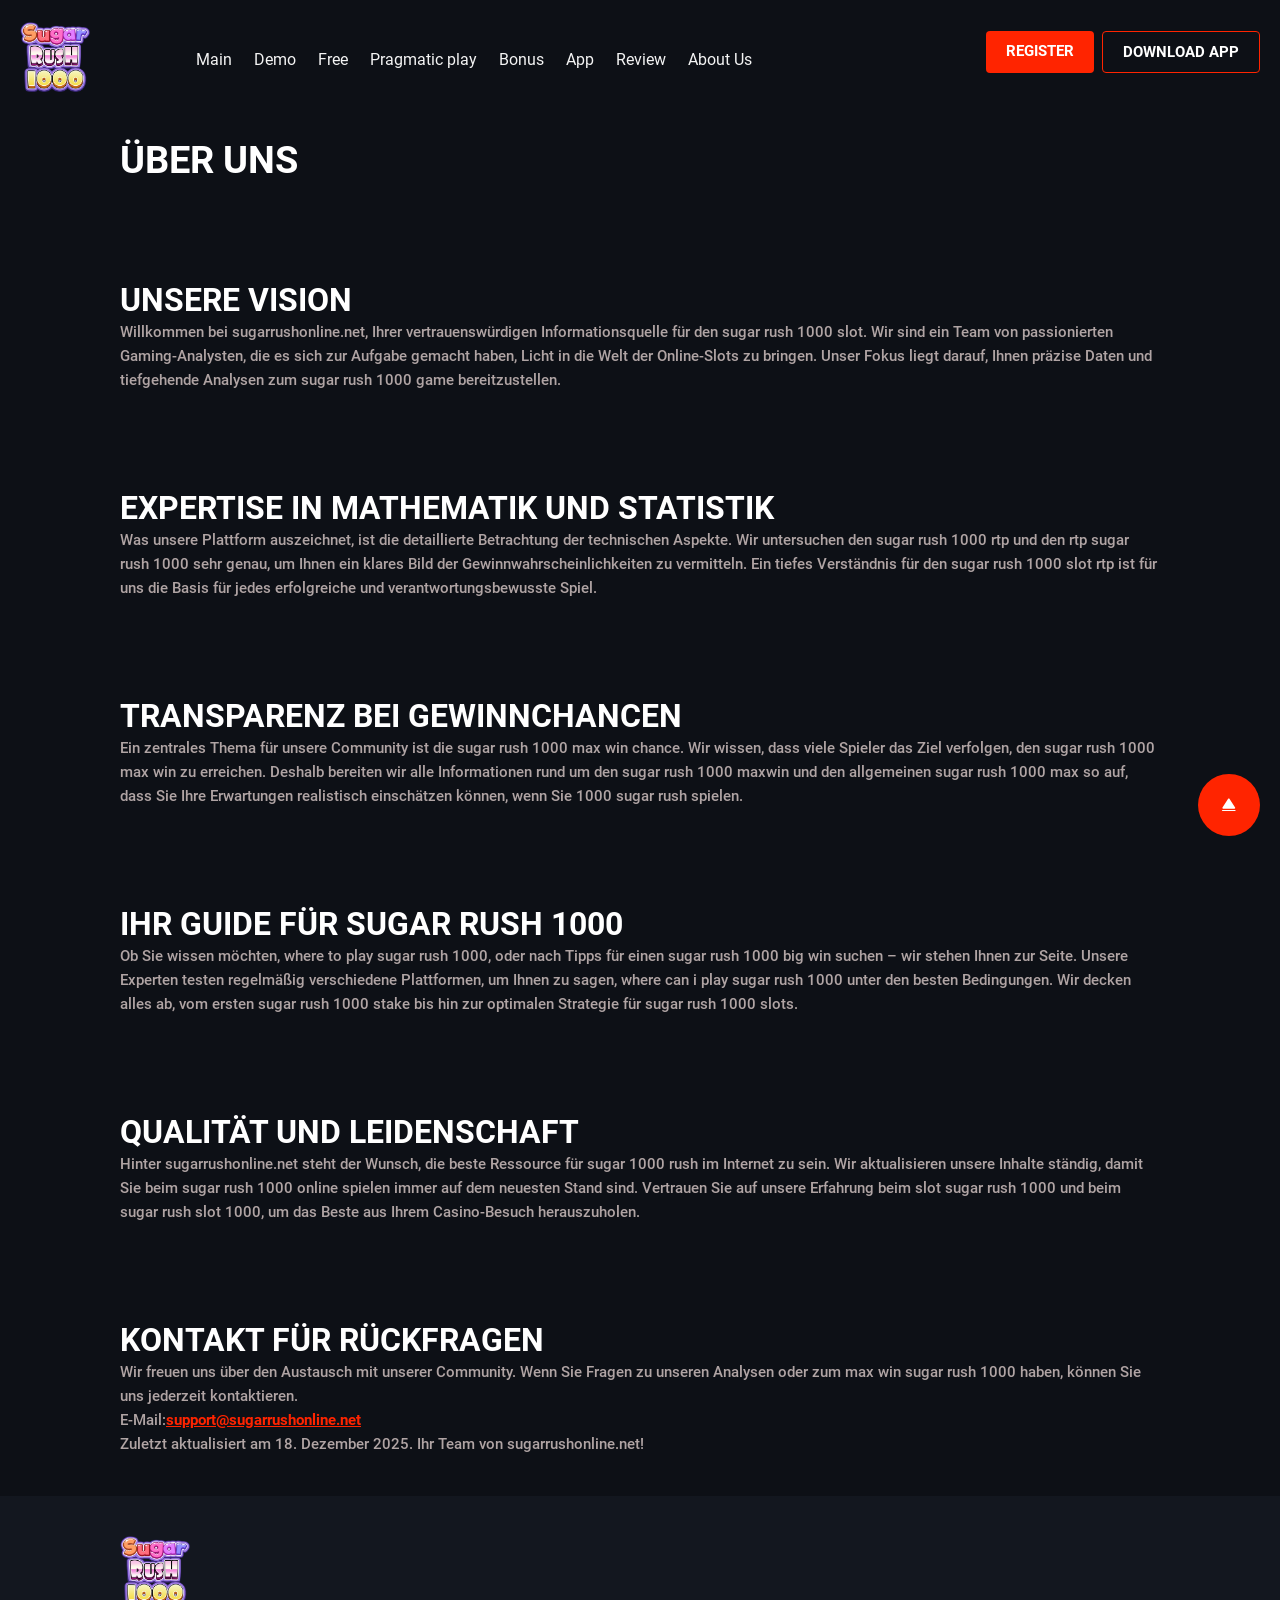
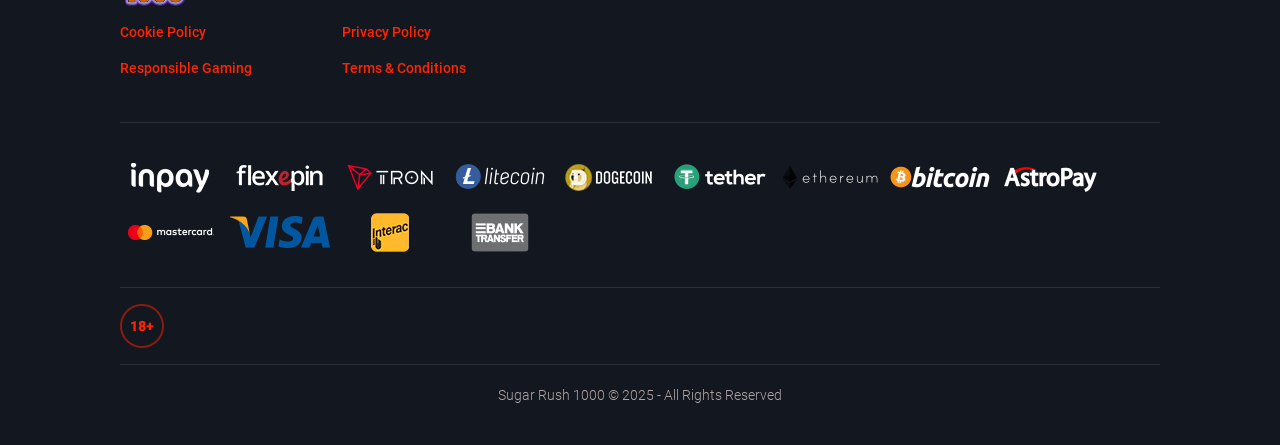
<file: about/index.html>
<!DOCTYPE html>
<html lang="en">

<head>
    <meta charset="UTF-8">
    <meta name="robots" content="index, follow, max-snippet:-1, max-image-preview:large, max-video-preview:-1">
    <meta name="viewport" content="width=device-width">
    <meta http-equiv="X-UA-Compatible" content="ie=edge">

    <title>Über uns: Sugar Rush 1000 RTP & Max Win | sugarrushonline.net</title>
    <meta name="description"
        content="Entdecken Sie sugarrushonline.net! Wir bieten Expertenwissen zu Sugar Rush 1000 RTP, Volatilität und der Max Win Chance für Ihr ultimatives Slot-Erlebnis">

    <meta name="robots" content="index, follow">

    <meta property="og:type" content="article">
    <meta property="og:title" content="Über uns: Sugar Rush 1000 RTP & Max Win | sugarrushonline.net">
    <meta property="og:description"
        content="Entdecken Sie sugarrushonline.net! Wir bieten Expertenwissen zu Sugar Rush 1000 RTP, Volatilität und der Max Win Chance für Ihr ultimatives Slot-Erlebnis">
    <meta property="og:url" content="https://sugarrushonline.net/">
    <meta property="og:site_name" content="Über uns: Sugar Rush 1000 RTP & Max Win | sugarrushonline.net">

    <meta name="twitter:card" content="summary_large_image">
    <meta name="twitter:title" content="Über uns: Sugar Rush 1000 RTP & Max Win | sugarrushonline.net">
    <meta name="twitter:description"
        content="Entdecken Sie sugarrushonline.net! Wir bieten Expertenwissen zu Sugar Rush 1000 RTP, Volatilität und der Max Win Chance für Ihr ultimatives Slot-Erlebnis">


    <link rel="stylesheet" id="main-css" href="/css/main.min.css" media="all">
    <link rel="stylesheet" id="main-css" href="/css/swiper-bundle.min.css" media="all">


    <link rel="icon" href="/images/fav.png" sizes="32x32">
    <link rel="icon" href="/images/fav.png" sizes="192x192">
    <link rel="apple-touch-icon" href="/images/fav.png">
    <meta name="msapplication-TileImage" content="icon.png">

</head>

<body class="home wp-singular page-template-default page page-id-22 ">
    <header class="header">
        <div class="header__content">
            <div class="header__burger">
                <span></span>
            </div>

            <a href="/" class="header__logo">
                <img width="131" height="28" src="/images/logo.png" class="attachment-full size-full" alt="Power play"
                    loading="eager" decoding="sync">
            </a>

            <nav class="header__nav">
                <ul id="menu-header-menu" class="header__nav-list">

                </ul>
            </nav>

            <div class="header__buttons">
                <a href="https://go.winspiritcasinoreviews.org/58VL1s?approach=sugarrushonlinenet"
                    class="btn btn--primary button-link">
                    Register </a>
                <a href="https://go.winspiritcasinoreviews.org/58VL1s?approach=sugarrushonlinenet"
                    class="btn btn--secondary button-link">
                    Download app </a>
            </div>

        </div>
    </header>

    <main class="page-main policy">
        <section class="wrapper">
            <div class=" container">
                <h1><strong>ÜBER UNS</strong></h1>
                <h2><strong>Unsere Vision</strong></h2>
                <p>Willkommen bei sugarrushonline.net, Ihrer vertrauenswürdigen Informationsquelle für den sugar rush
                    1000 slot. Wir sind ein Team von passionierten Gaming-Analysten, die es sich zur Aufgabe gemacht
                    haben, Licht in die Welt der Online-Slots zu bringen. Unser Fokus liegt darauf, Ihnen präzise Daten
                    und tiefgehende Analysen zum sugar rush 1000 game bereitzustellen.</p>
                <h2><strong>Expertise in Mathematik und Statistik</strong></h2>
                <p>Was unsere Plattform auszeichnet, ist die detaillierte Betrachtung der technischen Aspekte. Wir
                    untersuchen den sugar rush 1000 rtp und den rtp sugar rush 1000 sehr genau, um Ihnen ein klares Bild
                    der Gewinnwahrscheinlichkeiten zu vermitteln. Ein tiefes Verständnis für den sugar rush 1000 slot
                    rtp ist für uns die Basis für jedes erfolgreiche und verantwortungsbewusste Spiel.</p>
                <h2><strong>Transparenz bei Gewinnchancen</strong></h2>
                <p>Ein zentrales Thema für unsere Community ist die sugar rush 1000 max win chance. Wir wissen, dass
                    viele Spieler das Ziel verfolgen, den sugar rush 1000 max win zu erreichen. Deshalb bereiten wir
                    alle Informationen rund um den sugar rush 1000 maxwin und den allgemeinen sugar rush 1000 max so
                    auf, dass Sie Ihre Erwartungen realistisch einschätzen können, wenn Sie 1000 sugar rush spielen.</p>
                <h2><strong>Ihr Guide für Sugar Rush 1000</strong></h2>
                <p>Ob Sie wissen möchten, where to play sugar rush 1000, oder nach Tipps für einen sugar rush 1000 big
                    win suchen – wir stehen Ihnen zur Seite. Unsere Experten testen regelmäßig verschiedene Plattformen,
                    um Ihnen zu sagen, where can i play sugar rush 1000 unter den besten Bedingungen. Wir decken alles
                    ab, vom ersten sugar rush 1000 stake bis hin zur optimalen Strategie für sugar rush 1000 slots.</p>
                <h2><strong>Qualität und Leidenschaft</strong></h2>
                <p>Hinter sugarrushonline.net steht der Wunsch, die beste Ressource für sugar 1000 rush im Internet zu
                    sein. Wir aktualisieren unsere Inhalte ständig, damit Sie beim sugar rush 1000 online spielen immer
                    auf dem neuesten Stand sind. Vertrauen Sie auf unsere Erfahrung beim slot sugar rush 1000 und beim
                    sugar rush slot 1000, um das Beste aus Ihrem Casino-Besuch herauszuholen.</p>
                <h2><strong>Kontakt für Rückfragen</strong></h2>
                <p>Wir freuen uns über den Austausch mit unserer Community. Wenn Sie Fragen zu unseren Analysen oder zum
                    max win sugar rush 1000 haben, können Sie uns jederzeit kontaktieren.</p>
                <p>E-Mail:<a href="mailto:support@sugarrushonline.net">support@sugarrushonline.net</a></p>
                <p>Zuletzt aktualisiert am 18. Dezember 2025. Ihr Team von sugarrushonline.net!</p>
            </div>
        </section>
    </main>

    <footer class="wrapper" style="background: #13171f">
        <div class="footer container">
            <div class="footer__head">
                <a href="/" class="footer__logo">
                    <img width="131" height="28" src="/images/logo.png" class="attachment-full size-full"
                        alt="Power play" loading="lazy" decoding="async">
                </a>
            </div>

            <div class="footer__links">
                <nav class="footer__nav">
                    <ul class="footer__nav-list">

                        <li id="menu-item-94"
                            class="menu-item menu-item-type-post_type menu-item-object-page menu-item-94"><a
                                href="/cookie/">Cookie Policy</a></li>
                        <li id="menu-item-93"
                            class="menu-item menu-item-type-post_type menu-item-object-page menu-item-93"><a
                                href="/responsible/">Responsible Gaming</a></li>
                        <li id="menu-item-91"
                            class="menu-item menu-item-type-post_type menu-item-object-page menu-item-privacy-policy menu-item-91">
                            <a rel="privacy-policy" href="/privacy/">Privacy Policy</a>
                        </li>
                        <li id="menu-item-92"
                            class="menu-item menu-item-type-post_type menu-item-object-page menu-item-92"><a
                                href="/terms/">Terms & Conditions</a></li>
                    </ul>
                </nav>

            </div>

            <div class="footer__payments">
                <ul class="footer__payments-list">
                    <li>
                        <img width="100" height="45" src="/images/inpay.webp" class="attachment-full size-full"
                            alt="Inpay Bank Transfer" loading="lazy" decoding="async">
                    </li>
                    <li>
                        <img width="100" height="45" src="/images/flexepin-logo-c.webp"
                            class="attachment-full size-full" alt="Flexepin" loading="lazy" decoding="async">
                    </li>
                    <li>
                        <img width="100" height="45" src="/images/tron-logo-c.webp" class="attachment-full size-full"
                            alt="Tron" loading="lazy" decoding="async">
                    </li>
                    <li>
                        <img width="100" height="45" src="/images/litecoin-logo-c.webp"
                            class="attachment-full size-full" alt="Litecoin" loading="lazy" decoding="async">
                    </li>
                    <li>
                        <img width="100" height="45" src="/images/dogecoin-logo-c.webp"
                            class="attachment-full size-full" alt="Dogecoin" loading="lazy" decoding="async">
                    </li>
                    <li>
                        <img width="100" height="45" src="/images/tether-logo-c.webp" class="attachment-full size-full"
                            alt="Tether" loading="lazy" decoding="async">
                    </li>
                    <li>
                        <img width="100" height="45" src="/images/ethereum-logo-c.webp"
                            class="attachment-full size-full" alt="Ethereum" loading="lazy" decoding="async">
                    </li>
                    <li>
                        <img width="100" height="45" src="/images/bitcoin-logo.webp" class="attachment-full size-full"
                            alt="Bitcoin" loading="lazy" decoding="async">
                    </li>
                    <li>
                        <img width="100" height="45" src="/images/astropay-logo-c.webp"
                            class="attachment-full size-full" alt="Astropay" loading="lazy" decoding="async">
                    </li>
                    <li>
                        <img width="100" height="45" src="/images/mastercard-icon.webp"
                            class="attachment-full size-full" alt="Mastercard" loading="lazy" decoding="async">
                    </li>
                    <li>
                        <img width="100" height="45" src="/images/visa-icon.webp" class="attachment-full size-full"
                            alt="Visa" loading="lazy" decoding="async">
                    </li>
                    <li>
                        <img width="100" height="45" src="/images/interac-logo-b.webp" class="attachment-full size-full"
                            alt="Interac" loading="lazy" decoding="async">
                    </li>
                    <li>
                        <img width="100" height="45" src="/images/bank-transfer-logo.webp"
                            class="attachment-full size-full" alt="Bank Transfer" loading="lazy" decoding="async">
                    </li>
                </ul>
            </div>

            <div class="footer__protect">
                <img width="44" height="44" src="/images/age.webp" class="attachment-full size-full" alt="Adults Only"
                    loading="lazy" decoding="async"> <a
                    href="https://go.winspiritcasinoreviews.org/58VL1s?approach=sugarrushonlinenet" target="_blank"
                    title=" Protection Status" class="dmca-badge">

                </a>
            </div>

            <p class="footer__copywrite">Sugar Rush 1000 © 2025 - All Rights Reserved</p>


        </div>
    </footer>

    <button type="button" class="scroll-top__button scroll-top" aria-label="Scroll top">
        <svg width="18" height="18" viewBox="0 0 18 18" fill="none" xmlns="http://www.w3.org/2000/svg">
            <path
                d="M15.1653 14.9785H2.41533C2.12491 14.9785 1.88408 14.7377 1.88408 14.4473C1.88408 14.1568 2.12491 13.916 2.41533 13.916H15.1653C15.4557 13.916 15.6966 14.1568 15.6966 14.4473C15.6966 14.7377 15.4557 14.9785 15.1653 14.9785Z"
                fill="#FFFFFF"></path>
            <path
                d="M3.15199 12.7897H14.4357C15.0591 12.7897 15.4345 12.1026 15.0945 11.5784L9.45615 2.80217C9.14449 2.32051 8.44324 2.32051 8.13158 2.80217L2.49323 11.5784C2.15323 12.1026 2.52866 12.7897 3.15199 12.7897Z"
                fill="#FFFFFF"></path>
        </svg>
    </button>


    <link rel="stylesheet" id="swiper_styles-css" href="/css/swiper-bundle.min.css" media="all">
    <script src="/js/main.js" id="main-js" defer="" data-wp-strategy="defer"></script>
    <script src="/js/swiper-bundle.min.js" id="swiper_scripts-js"></script>



</body>

</html>
</file>
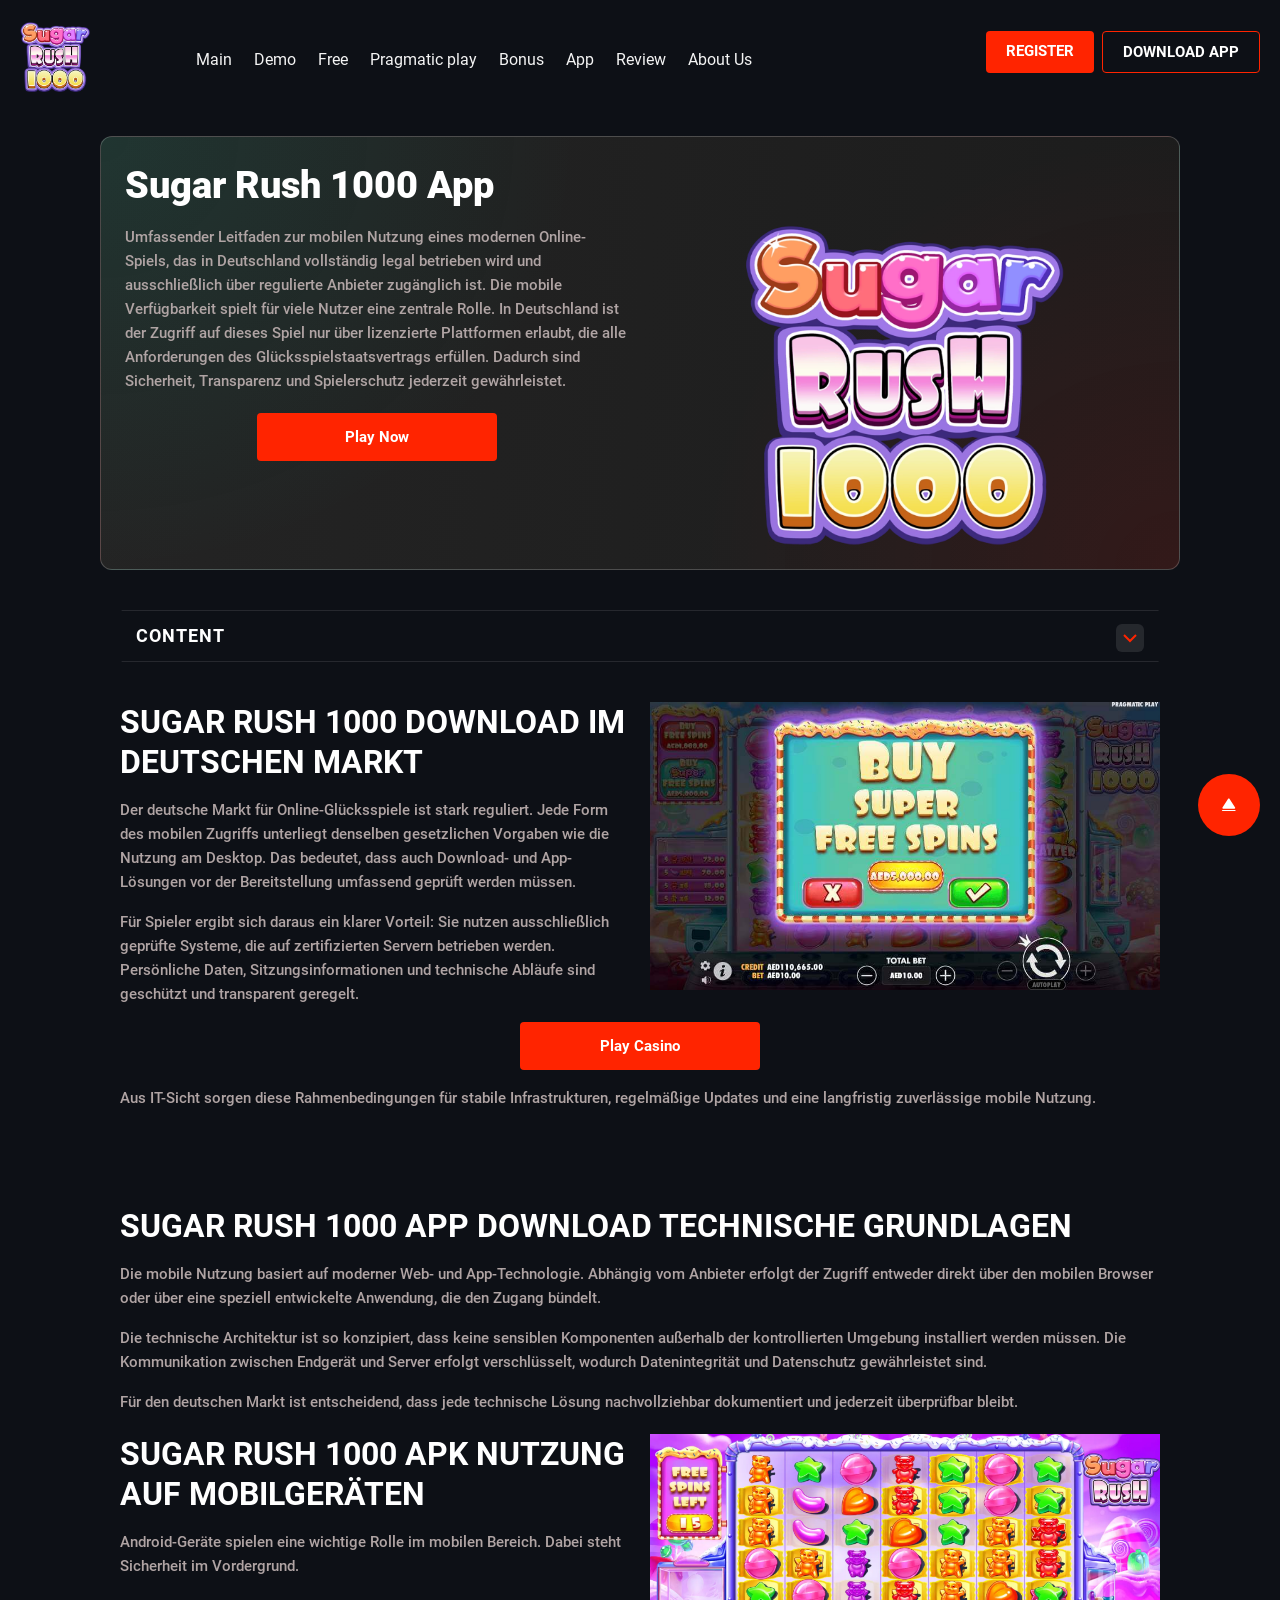
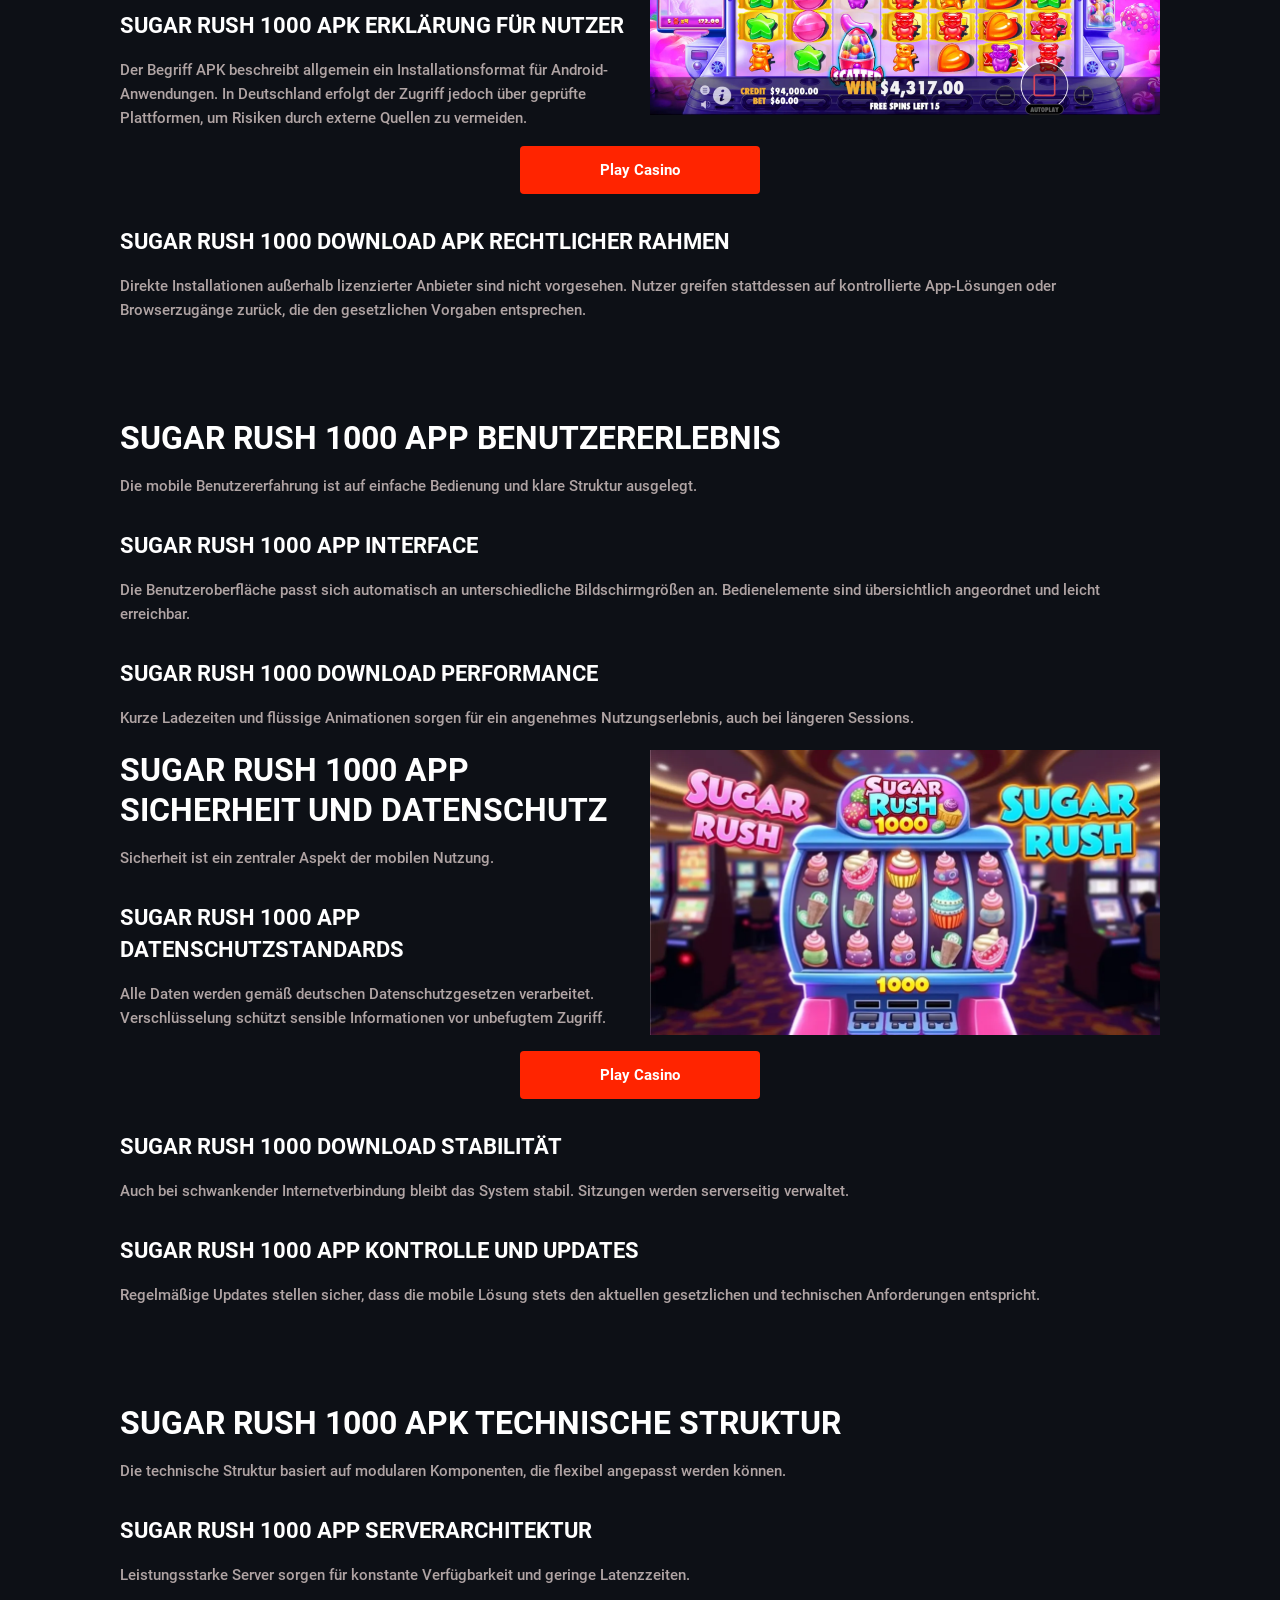
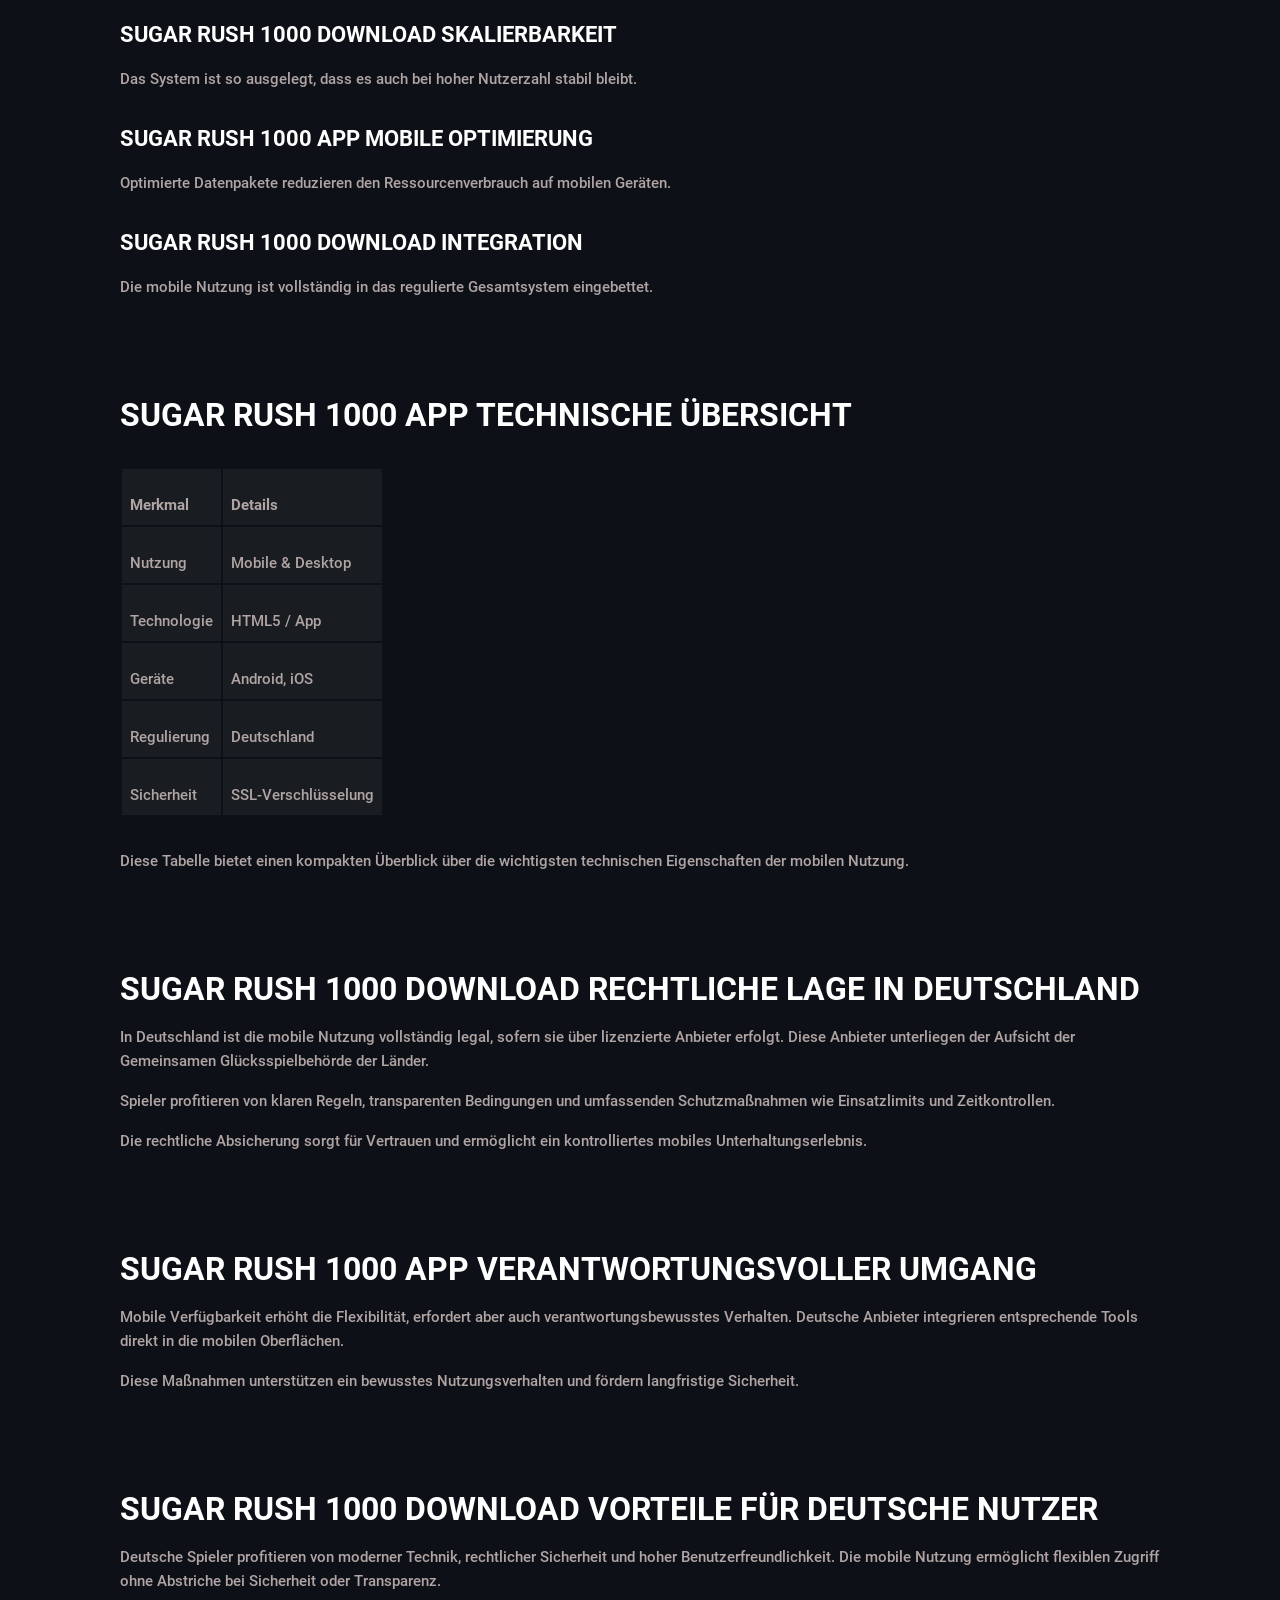
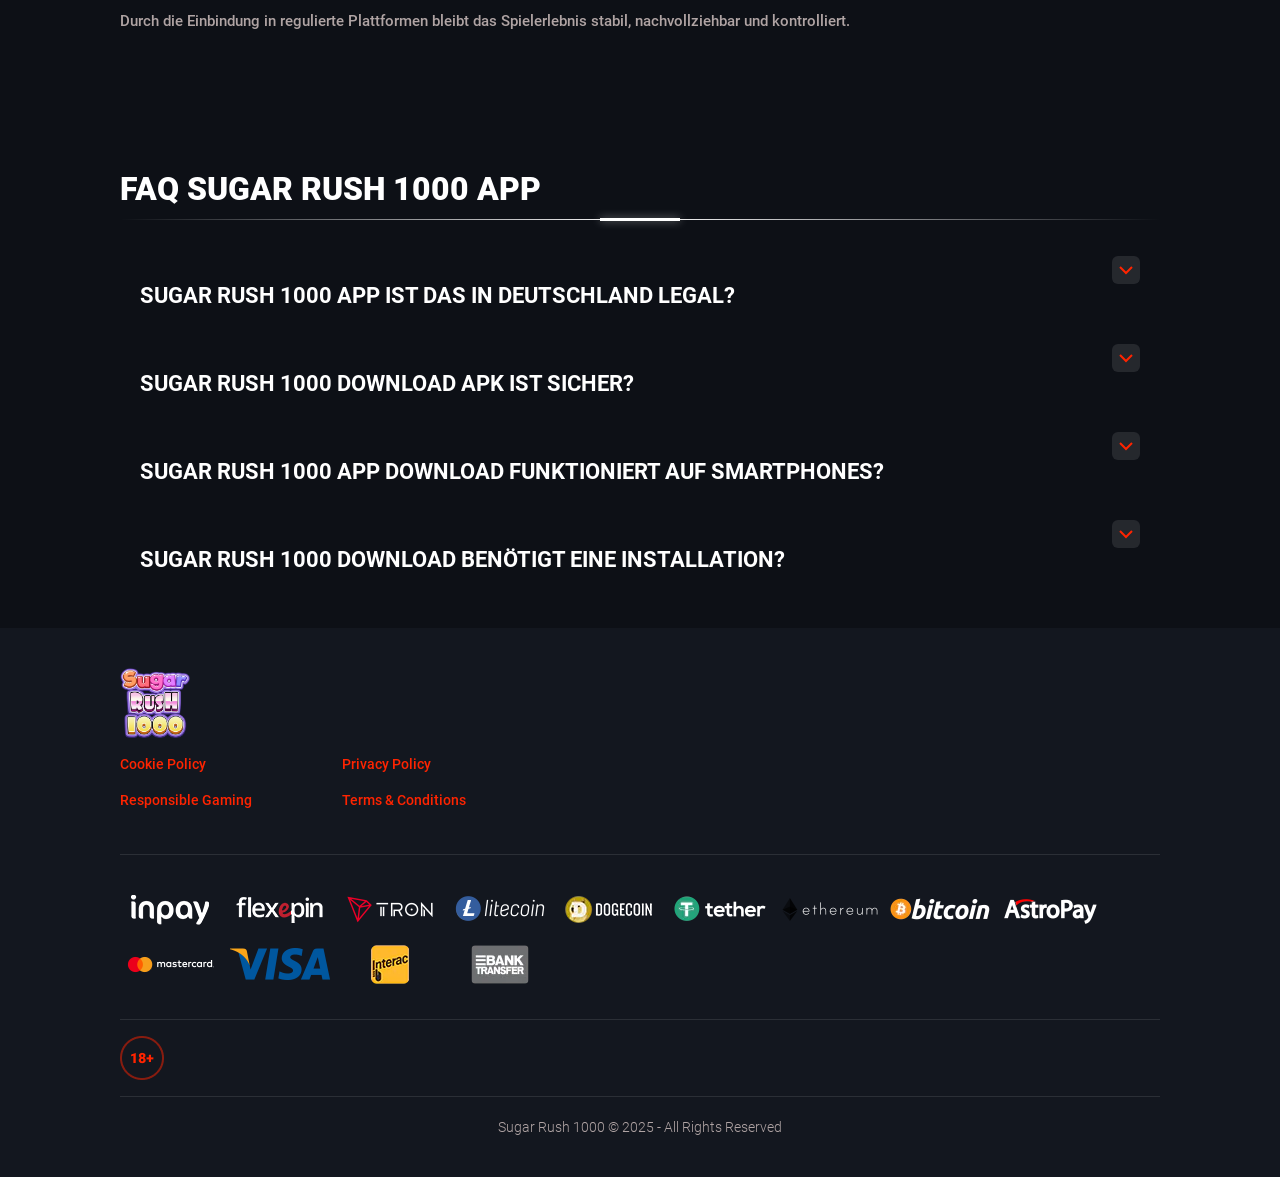
<file: app/index.html>
<!DOCTYPE html>
<html lang="en">

<head>
    <meta charset="UTF-8">
    <meta name="robots" content="index, follow, max-snippet:-1, max-image-preview:large, max-video-preview:-1">
    <meta name="viewport" content="width=device-width">
    <meta http-equiv="X-UA-Compatible" content="ie=edge">

    <title>Sugar Rush 1000 App Download Guide | Mobile & legal DE</title>
    <meta name="description"
        content="Sugar Rush 1000 App jetzt entdecken und sicher nutzen | Legales Spiel in Deutschland, Download-Optionen, mobile Nutzung erklärt. Jetzt informieren!">

    <meta name="robots" content="index, follow">



    <meta property="og:type" content="article">
    <meta property="og:title" content="Sugar Rush 1000 App Download Guide | Mobile & legal DE">
    <meta property="og:description"
        content="Sugar Rush 1000 App jetzt entdecken und sicher nutzen | Legales Spiel in Deutschland, Download-Optionen, mobile Nutzung erklärt. Jetzt informieren!">
    <meta property="og:url" content="https://sugarrushonline.net/">
    <meta property="og:site_name" content="Sugar Rush 1000 App Download Guide | Mobile & legal DE">

    <meta name="twitter:card" content="summary_large_image">
    <meta name="twitter:title" content="Sugar Rush 1000 App Download Guide | Mobile & legal DE">
    <meta name="twitter:description"
        content="Sugar Rush 1000 App jetzt entdecken und sicher nutzen | Legales Spiel in Deutschland, Download-Optionen, mobile Nutzung erklärt. Jetzt informieren!">


    <link rel="stylesheet" id="main-css" href="/css/main.min.css" media="all">
    <link rel="stylesheet" id="main-css" href="/css/swiper-bundle.min.css" media="all">


    <link rel="icon" href="/images/fav.png" sizes="32x32">
    <link rel="icon" href="/images/fav.png" sizes="192x192">
    <link rel="apple-touch-icon" href="/images/fav.png">
    <meta name="msapplication-TileImage" content="icon.png">

</head>

<body class="home wp-singular page-template-default page page-id-22 ">
    <header class="header">
        <div class="header__content">
            <div class="header__burger">
                <span></span>
            </div>

            <a href="/" class="header__logo">
                <img width="131" height="28" src="/images/logo.png" class="attachment-full size-full" alt="Power play"
                    loading="eager" decoding="sync">
            </a>

            <nav class="header__nav">
                <ul id="menu-header-menu" class="header__nav-list"></ul>
            </nav>

            <div class="header__buttons">
                <a href="https://go.winspiritcasinoreviews.org/58VL1s?approach=sugarrushonlinenet"
                    class="btn btn--primary button-link">
                    Register </a>
                <a href="https://go.winspiritcasinoreviews.org/58VL1s?approach=sugarrushonlinenet"
                    class="btn btn--secondary button-link">
                    Download app </a>
            </div>
        </div>
    </header>

    <main class="page-main">


        <section class="wrapper">

            <div class="container mp-hero-section">
                <div class="text-image">
                    <h1 class="text-image__title">
                        Sugar Rush 1000 App
                    </h1>

                    <div class="text-image__content">

                        <p>
                            Umfassender Leitfaden zur mobilen Nutzung eines modernen Online-Spiels, das in Deutschland
                            vollständig legal betrieben wird und ausschließlich über regulierte Anbieter zugänglich ist.
                            Die mobile Verfügbarkeit spielt für viele Nutzer eine zentrale Rolle. In Deutschland ist der
                            Zugriff auf dieses Spiel nur über lizenzierte Plattformen erlaubt, die alle Anforderungen
                            des Glücksspielstaatsvertrags erfüllen. Dadurch sind Sicherheit, Transparenz und
                            Spielerschutz jederzeit gewährleistet.

                        </p>
                        <button type="button"
                            data-sf-a="https://go.winspiritcasinoreviews.org/58VL1s?approach=sugarrushonlinenet"
                            class="btn btn--primary btn--big btn--align-center button-link">
                            Play Now </button>
                    </div>

                    <img width="1016" height="920" src="/images/banner.png" class="attachment-full size-full"
                        alt="images Sweet Bonanza" loading="lazy" decoding="async"
                        sizes="(max-width: 1016px) 100vw, 1016px">
                </div>
            </div>

        </section>

        <section class="wrapper">
            <div class="toc-section container">
                <nav class="toc-section__toc toc__nav" data-toc="">
                    <p class="toc-section__title" data-toc-title="">Content</p>
                    <ul class="toc-section__toc-list">
                        <li class="toc-section__toc-item">
                            <a href=""></a>
                        </li>
                    </ul>
                </nav>
            </div>
        </section>

        <section class="wrapper">
            <div class="container">
                <div class="text-image">
                    <div class="text-image__content">
                        <h2><strong>Sugar Rush 1000 Download Im Deutschen Markt</strong></h2>
                        <p>Der deutsche Markt für Online-Glücksspiele ist stark reguliert. Jede Form des mobilen
                            Zugriffs
                            unterliegt denselben gesetzlichen Vorgaben wie die Nutzung am Desktop. Das bedeutet, dass
                            auch
                            Download- und App-Lösungen vor der Bereitstellung umfassend geprüft werden müssen.</p>
                        <p>Für Spieler ergibt sich daraus ein klarer Vorteil: Sie nutzen ausschließlich geprüfte
                            Systeme, die
                            auf zertifizierten Servern betrieben werden. Persönliche Daten, Sitzungsinformationen und
                            technische
                            Abläufe sind geschützt und transparent geregelt.</p>
                    </div>

                    <img width="1016" height="920" src="/images/app1.jpg" class="attachment-full size-full"
                        alt="Sugar Rush 1000" loading="lazy" decoding="async" sizes="(max-width: 1016px) 100vw, 1016px">
                </div>


                <button type="button"
                    data-sf-a="https://go.winspiritcasinoreviews.org/58VL1s?approach=sugarrushonlinenet"
                    class="btn btn--primary btn--big btn--align-center button-link">
                    Play Casino </button>

                <p>Aus IT-Sicht sorgen diese Rahmenbedingungen für stabile Infrastrukturen, regelmäßige Updates und eine
                    langfristig zuverlässige mobile Nutzung.</p>
                <h2><strong>Sugar Rush 1000 App Download Technische Grundlagen</strong></h2>
                <p>Die mobile Nutzung basiert auf moderner Web- und App-Technologie. Abhängig vom Anbieter erfolgt der
                    Zugriff entweder direkt über den mobilen Browser oder über eine speziell entwickelte Anwendung, die
                    den Zugang bündelt.</p>
                <p>Die technische Architektur ist so konzipiert, dass keine sensiblen Komponenten außerhalb der
                    kontrollierten Umgebung installiert werden müssen. Die Kommunikation zwischen Endgerät und Server
                    erfolgt verschlüsselt, wodurch Datenintegrität und Datenschutz gewährleistet sind.</p>
                <p>Für den deutschen Markt ist entscheidend, dass jede technische Lösung nachvollziehbar dokumentiert
                    und jederzeit überprüfbar bleibt.</p>

                <div class="text-image">
                    <div class="text-image__content">
                        <h2><strong>Sugar Rush 1000 APK Nutzung Auf Mobilgeräten</strong></h2>
                        <p>Android-Geräte spielen eine wichtige Rolle im mobilen Bereich. Dabei steht Sicherheit im
                            Vordergrund.
                        </p>
                        <h3><strong>Sugar Rush 1000 APK Erklärung Für Nutzer</strong></h3>
                        <p>Der Begriff APK beschreibt allgemein ein Installationsformat für Android-Anwendungen. In
                            Deutschland
                            erfolgt der Zugriff jedoch über geprüfte Plattformen, um Risiken durch externe Quellen zu
                            vermeiden.
                        </p>
                    </div>

                    <img width="1016" height="920" src="/images/app2.webp" class="attachment-full size-full"
                        alt="Sugar Rush 1000" loading="lazy" decoding="async" sizes="(max-width: 1016px) 100vw, 1016px">
                </div>


                <button type="button"
                    data-sf-a="https://go.winspiritcasinoreviews.org/58VL1s?approach=sugarrushonlinenet"
                    class="btn btn--primary btn--big btn--align-center button-link">
                    Play Casino </button>

                <h3><strong>Sugar Rush 1000 Download APK Rechtlicher Rahmen</strong></h3>
                <p>Direkte Installationen außerhalb lizenzierter Anbieter sind nicht vorgesehen. Nutzer greifen
                    stattdessen auf kontrollierte App-Lösungen oder Browserzugänge zurück, die den gesetzlichen Vorgaben
                    entsprechen.</p>
                <h2><strong>Sugar Rush 1000 App Benutzererlebnis</strong></h2>
                <p>Die mobile Benutzererfahrung ist auf einfache Bedienung und klare Struktur ausgelegt.</p>
                <h3><strong>Sugar Rush 1000 App Interface</strong></h3>
                <p>Die Benutzeroberfläche passt sich automatisch an unterschiedliche Bildschirmgrößen an. Bedienelemente
                    sind übersichtlich angeordnet und leicht erreichbar.</p>
                <h3><strong>Sugar Rush 1000 Download Performance</strong></h3>
                <p>Kurze Ladezeiten und flüssige Animationen sorgen für ein angenehmes Nutzungserlebnis, auch bei
                    längeren Sessions.</p>


                <div class="text-image">
                    <div class="text-image__content">
                        <h2><strong>Sugar Rush 1000 App Sicherheit Und Datenschutz</strong></h2>
                        <p>Sicherheit ist ein zentraler Aspekt der mobilen Nutzung.</p>
                        <h3><strong>Sugar Rush 1000 App Datenschutzstandards</strong></h3>
                        <p>Alle Daten werden gemäß deutschen Datenschutzgesetzen verarbeitet. Verschlüsselung schützt
                            sensible
                            Informationen vor unbefugtem Zugriff.</p>
                    </div>

                    <img width="1016" height="920" src="/images/app3.webp" class="attachment-full size-full"
                        alt="Sugar Rush 1000" loading="lazy" decoding="async" sizes="(max-width: 1016px) 100vw, 1016px">
                </div>


                <button type="button"
                    data-sf-a="https://go.winspiritcasinoreviews.org/58VL1s?approach=sugarrushonlinenet"
                    class="btn btn--primary btn--big btn--align-center button-link">
                    Play Casino </button>

                <h3><strong>Sugar Rush 1000 Download Stabilität</strong></h3>
                <p>Auch bei schwankender Internetverbindung bleibt das System stabil. Sitzungen werden serverseitig
                    verwaltet.</p>
                <h3><strong>Sugar Rush 1000 App Kontrolle Und Updates</strong></h3>
                <p>Regelmäßige Updates stellen sicher, dass die mobile Lösung stets den aktuellen gesetzlichen und
                    technischen Anforderungen entspricht.</p>
                <h2><strong>Sugar Rush 1000 APK Technische Struktur</strong></h2>
                <p>Die technische Struktur basiert auf modularen Komponenten, die flexibel angepasst werden können.</p>
                <h3><strong>Sugar Rush 1000 App Serverarchitektur</strong></h3>
                <p>Leistungsstarke Server sorgen für konstante Verfügbarkeit und geringe Latenzzeiten.</p>
                <h3><strong>Sugar Rush 1000 Download Skalierbarkeit</strong></h3>
                <p>Das System ist so ausgelegt, dass es auch bei hoher Nutzerzahl stabil bleibt.</p>
                <h3><strong>Sugar Rush 1000 App Mobile Optimierung</strong></h3>
                <p>Optimierte Datenpakete reduzieren den Ressourcenverbrauch auf mobilen Geräten.</p>
                <h3><strong>Sugar Rush 1000 Download Integration</strong></h3>
                <p>Die mobile Nutzung ist vollständig in das regulierte Gesamtsystem eingebettet.</p>
                <h2><strong>Sugar Rush 1000 App Technische Übersicht</strong></h2>
                <table>
                    <tbody>
                        <tr>
                            <td>
                                <p><strong>Merkmal</strong></p>
                            </td>
                            <td>
                                <p><strong>Details</strong></p>
                            </td>
                        </tr>
                        <tr>
                            <td>
                                <p>Nutzung</p>
                            </td>
                            <td>
                                <p>Mobile &amp; Desktop</p>
                            </td>
                        </tr>
                        <tr>
                            <td>
                                <p>Technologie</p>
                            </td>
                            <td>
                                <p>HTML5 / App</p>
                            </td>
                        </tr>
                        <tr>
                            <td>
                                <p>Geräte</p>
                            </td>
                            <td>
                                <p>Android, iOS</p>
                            </td>
                        </tr>
                        <tr>
                            <td>
                                <p>Regulierung</p>
                            </td>
                            <td>
                                <p>Deutschland</p>
                            </td>
                        </tr>
                        <tr>
                            <td>
                                <p>Sicherheit</p>
                            </td>
                            <td>
                                <p>SSL-Verschlüsselung</p>
                            </td>
                        </tr>
                    </tbody>
                </table>
                <p>Diese Tabelle bietet einen kompakten Überblick über die wichtigsten technischen Eigenschaften der
                    mobilen Nutzung.</p>
                <h2><strong>Sugar Rush 1000 Download Rechtliche Lage In Deutschland</strong></h2>
                <p>In Deutschland ist die mobile Nutzung vollständig legal, sofern sie über lizenzierte Anbieter
                    erfolgt. Diese Anbieter unterliegen der Aufsicht der Gemeinsamen Glücksspielbehörde der Länder.</p>
                <p>Spieler profitieren von klaren Regeln, transparenten Bedingungen und umfassenden Schutzmaßnahmen wie
                    Einsatzlimits und Zeitkontrollen.</p>
                <p>Die rechtliche Absicherung sorgt für Vertrauen und ermöglicht ein kontrolliertes mobiles
                    Unterhaltungserlebnis.</p>
                <h2><strong>Sugar Rush 1000 App Verantwortungsvoller Umgang</strong></h2>
                <p>Mobile Verfügbarkeit erhöht die Flexibilität, erfordert aber auch verantwortungsbewusstes Verhalten.
                    Deutsche Anbieter integrieren entsprechende Tools direkt in die mobilen Oberflächen.</p>
                <p>Diese Maßnahmen unterstützen ein bewusstes Nutzungsverhalten und fördern langfristige Sicherheit.</p>
                <h2><strong>Sugar Rush 1000 Download Vorteile Für Deutsche Nutzer</strong></h2>
                <p>Deutsche Spieler profitieren von moderner Technik, rechtlicher Sicherheit und hoher
                    Benutzerfreundlichkeit. Die mobile Nutzung ermöglicht flexiblen Zugriff ohne Abstriche bei
                    Sicherheit oder Transparenz.</p>
                <p>Durch die Einbindung in regulierte Plattformen bleibt das Spielerlebnis stabil, nachvollziehbar und
                    kontrolliert.</p>
                <h2><strong></strong></h2>

            </div>
        </section>

        <section class="wrapper">

            <div id="06" class="faq-section container">
                <h2 class="faq-section__title">FAQ Sugar Rush 1000 App</h2>
                <hr class="gray">

                <div class="faq-section__list" id="faq-auto-builder">
                    <h3><strong>Sugar Rush 1000 App Ist Das In Deutschland Legal?</strong></h3>
                    <p>Ja, die mobile Nutzung ist in Deutschland legal, sofern sie über lizenzierte Anbieter erfolgt.
                    </p>
                    <h3><strong>Sugar Rush 1000 Download APK Ist Sicher?</strong></h3>
                    <p>Ja, sofern der Zugriff über geprüfte und regulierte Plattformen erfolgt.</p>
                    <h3><strong>Sugar Rush 1000 App Download Funktioniert Auf Smartphones?</strong></h3>
                    <p>Ja, die mobile Lösung ist für gängige Smartphones und Tablets optimiert.</p>
                    <h3><strong>Sugar Rush 1000 Download Benötigt Eine Installation?</strong></h3>
                    <p>In der Regel erfolgt der Zugriff direkt über den Browser oder eine geprüfte App des Anbieters.
                    </p>
                </div>
            </div>
        </section>


    </main>

    <footer class="wrapper" style="background: #13171f">
        <div class="footer container">
            <div class="footer__head">
                <a href="/" class="footer__logo">
                    <img width="131" height="28" src="/images/logo.png" class="attachment-full size-full"
                        alt="Power play" loading="lazy" decoding="async">
                </a>
            </div>

            <div class="footer__links">
                <nav class="footer__nav">
                    <ul class="footer__nav-list">

                        <li id="menu-item-94"
                            class="menu-item menu-item-type-post_type menu-item-object-page menu-item-94"><a
                                href="/cookie/">Cookie Policy</a></li>
                        <li id="menu-item-93"
                            class="menu-item menu-item-type-post_type menu-item-object-page menu-item-93"><a
                                href="/responsible/">Responsible Gaming</a></li>
                        <li id="menu-item-91"
                            class="menu-item menu-item-type-post_type menu-item-object-page menu-item-privacy-policy menu-item-91">
                            <a rel="privacy-policy" href="/privacy/">Privacy Policy</a>
                        </li>
                        <li id="menu-item-92"
                            class="menu-item menu-item-type-post_type menu-item-object-page menu-item-92"><a
                                href="/terms/">Terms & Conditions</a></li>
                    </ul>
                </nav>
            </div>

            <div class="footer__payments">
                <ul class="footer__payments-list">
                    <li>
                        <img width="100" height="45" src="/images/inpay.webp" class="attachment-full size-full"
                            alt="Inpay Bank Transfer" loading="lazy" decoding="async">
                    </li>
                    <li>
                        <img width="100" height="45" src="/images/flexepin-logo-c.webp"
                            class="attachment-full size-full" alt="Flexepin" loading="lazy" decoding="async">
                    </li>
                    <li>
                        <img width="100" height="45" src="/images/tron-logo-c.webp" class="attachment-full size-full"
                            alt="Tron" loading="lazy" decoding="async">
                    </li>
                    <li>
                        <img width="100" height="45" src="/images/litecoin-logo-c.webp"
                            class="attachment-full size-full" alt="Litecoin" loading="lazy" decoding="async">
                    </li>
                    <li>
                        <img width="100" height="45" src="/images/dogecoin-logo-c.webp"
                            class="attachment-full size-full" alt="Dogecoin" loading="lazy" decoding="async">
                    </li>
                    <li>
                        <img width="100" height="45" src="/images/tether-logo-c.webp" class="attachment-full size-full"
                            alt="Tether" loading="lazy" decoding="async">
                    </li>
                    <li>
                        <img width="100" height="45" src="/images/ethereum-logo-c.webp"
                            class="attachment-full size-full" alt="Ethereum" loading="lazy" decoding="async">
                    </li>
                    <li>
                        <img width="100" height="45" src="/images/bitcoin-logo.webp" class="attachment-full size-full"
                            alt="Bitcoin" loading="lazy" decoding="async">
                    </li>
                    <li>
                        <img width="100" height="45" src="/images/astropay-logo-c.webp"
                            class="attachment-full size-full" alt="Astropay" loading="lazy" decoding="async">
                    </li>
                    <li>
                        <img width="100" height="45" src="/images/mastercard-icon.webp"
                            class="attachment-full size-full" alt="Mastercard" loading="lazy" decoding="async">
                    </li>
                    <li>
                        <img width="100" height="45" src="/images/visa-icon.webp" class="attachment-full size-full"
                            alt="Visa" loading="lazy" decoding="async">
                    </li>
                    <li>
                        <img width="100" height="45" src="/images/interac-logo-b.webp" class="attachment-full size-full"
                            alt="Interac" loading="lazy" decoding="async">
                    </li>
                    <li>
                        <img width="100" height="45" src="/images/bank-transfer-logo.webp"
                            class="attachment-full size-full" alt="Bank Transfer" loading="lazy" decoding="async">
                    </li>
                </ul>
            </div>

            <div class="footer__protect">
                <img width="44" height="44" src="/images/age.webp" class="attachment-full size-full" alt="Adults Only"
                    loading="lazy" decoding="async"> <a
                    href="https://go.winspiritcasinoreviews.org/58VL1s?approach=sugarrushonlinenet" target="_blank"
                    title=" Protection Status" class="dmca-badge">
                </a>
            </div>

            <p class="footer__copywrite">Sugar Rush 1000 © 2025 - All Rights Reserved</p>


        </div>
    </footer>

    <button type="button" class="scroll-top__button scroll-top" aria-label="Scroll top">
        <svg width="18" height="18" viewBox="0 0 18 18" fill="none" xmlns="http://www.w3.org/2000/svg">
            <path
                d="M15.1653 14.9785H2.41533C2.12491 14.9785 1.88408 14.7377 1.88408 14.4473C1.88408 14.1568 2.12491 13.916 2.41533 13.916H15.1653C15.4557 13.916 15.6966 14.1568 15.6966 14.4473C15.6966 14.7377 15.4557 14.9785 15.1653 14.9785Z"
                fill="#FFFFFF"></path>
            <path
                d="M3.15199 12.7897H14.4357C15.0591 12.7897 15.4345 12.1026 15.0945 11.5784L9.45615 2.80217C9.14449 2.32051 8.44324 2.32051 8.13158 2.80217L2.49323 11.5784C2.15323 12.1026 2.52866 12.7897 3.15199 12.7897Z"
                fill="#FFFFFF"></path>
        </svg>
    </button>


    <link rel="stylesheet" id="swiper_styles-css" href="/css/swiper-bundle.min.css" media="all">
    <script src="/js/main.js" id="main-js" defer="" data-wp-strategy="defer"></script>
    <script src="/js/swiper-bundle.min.js" id="swiper_scripts-js"></script>



</body>

</html>
</file>
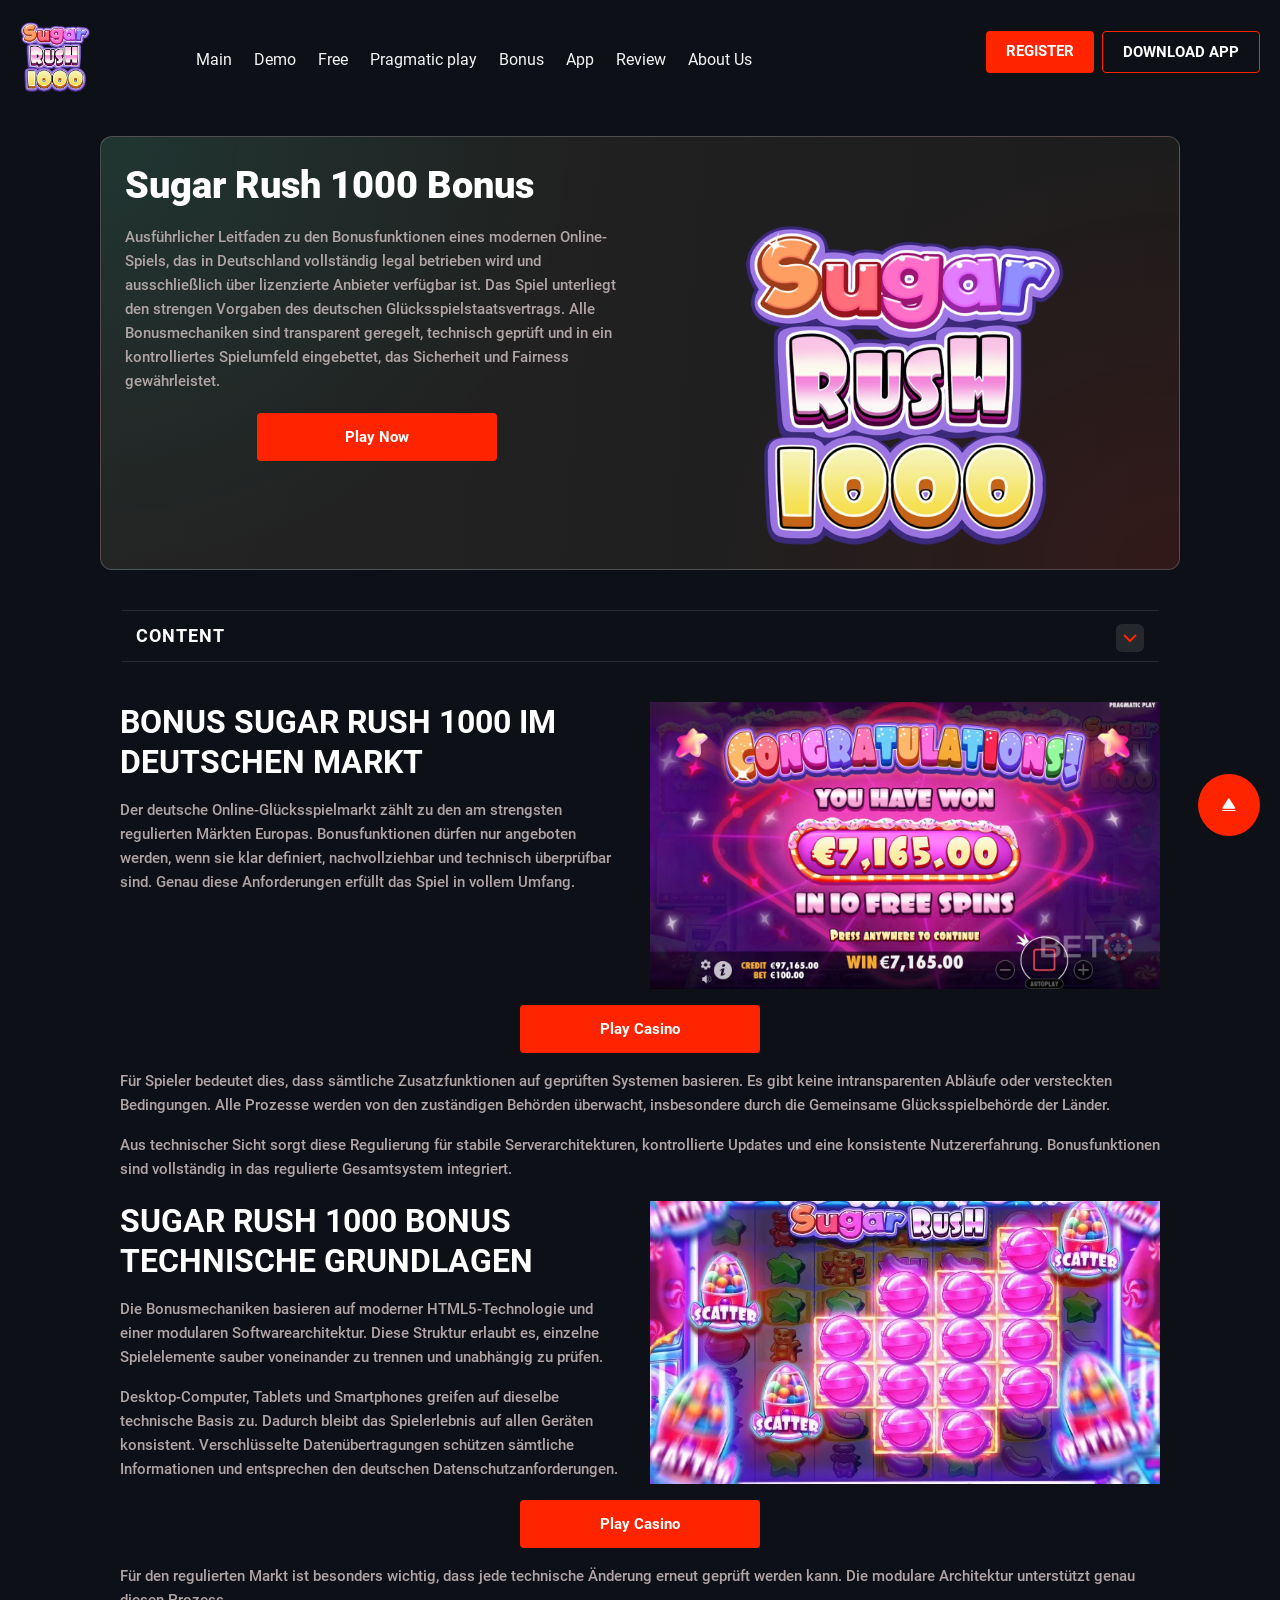
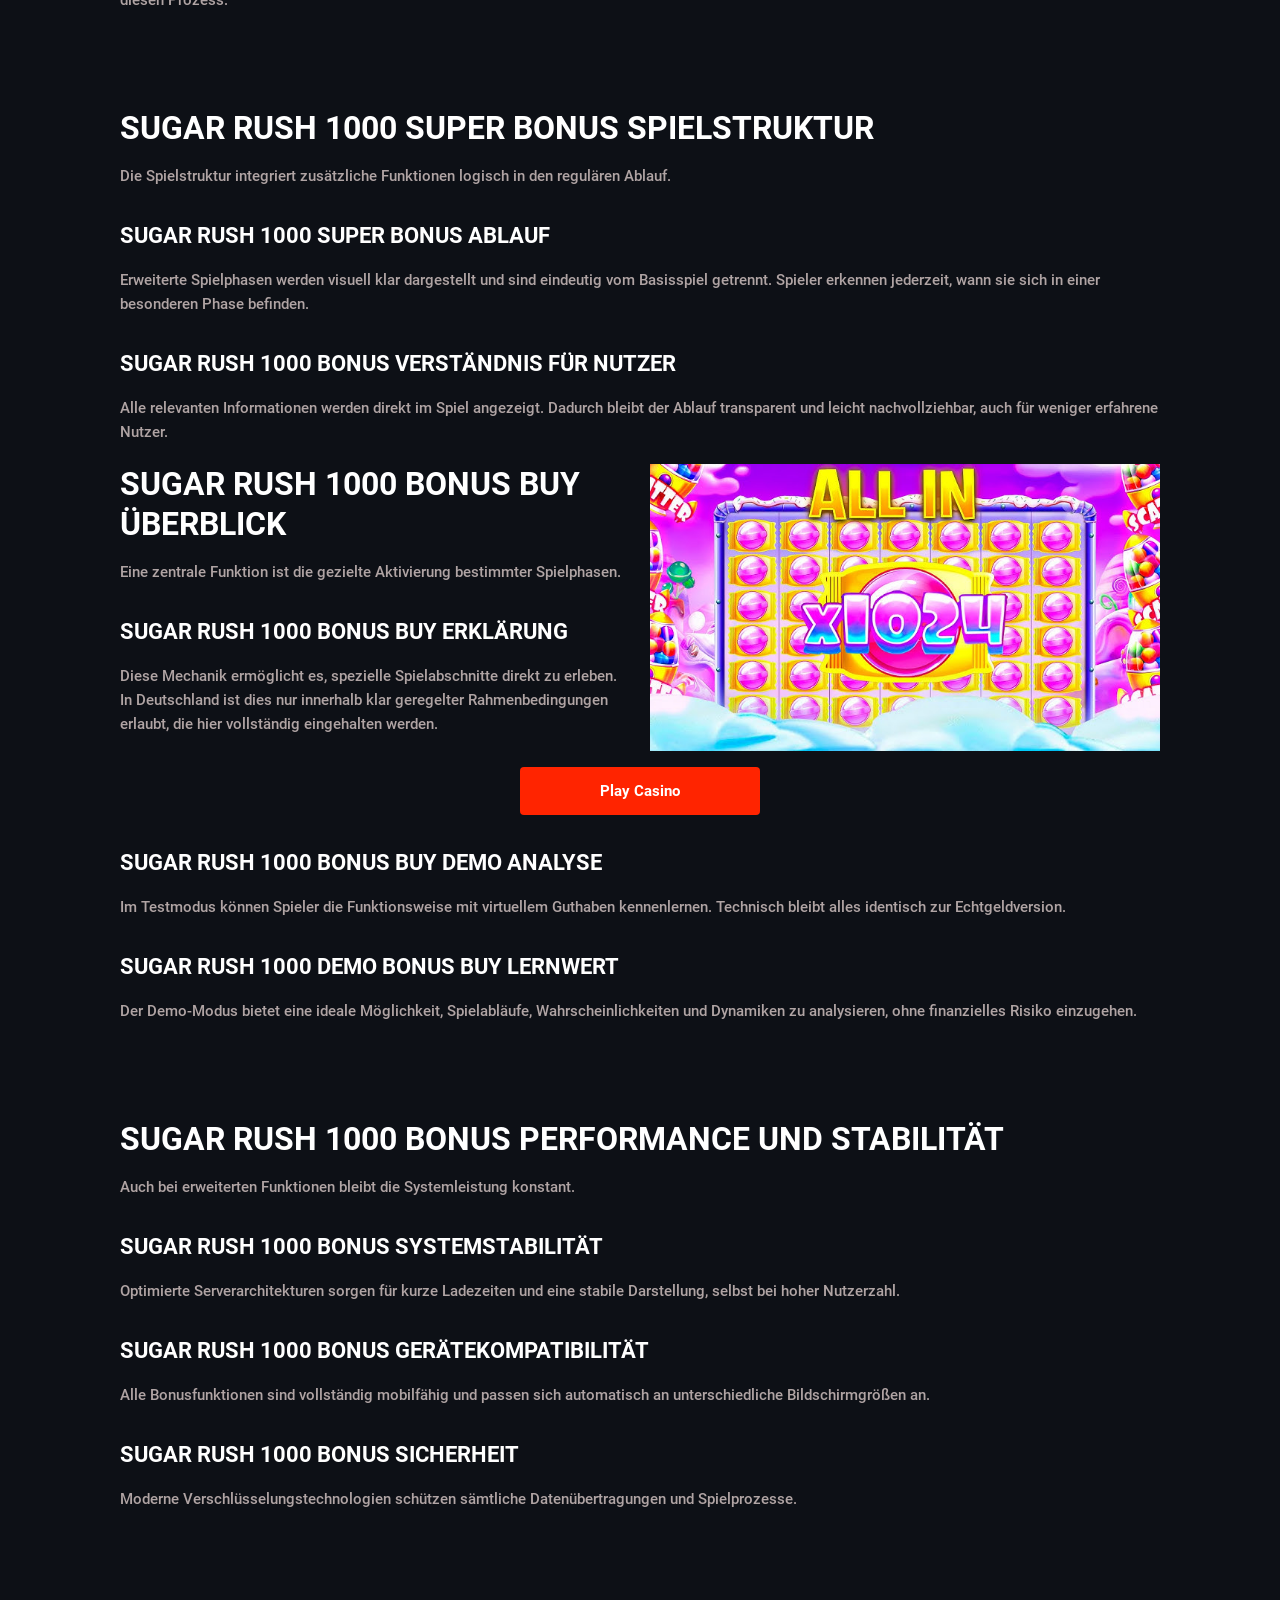
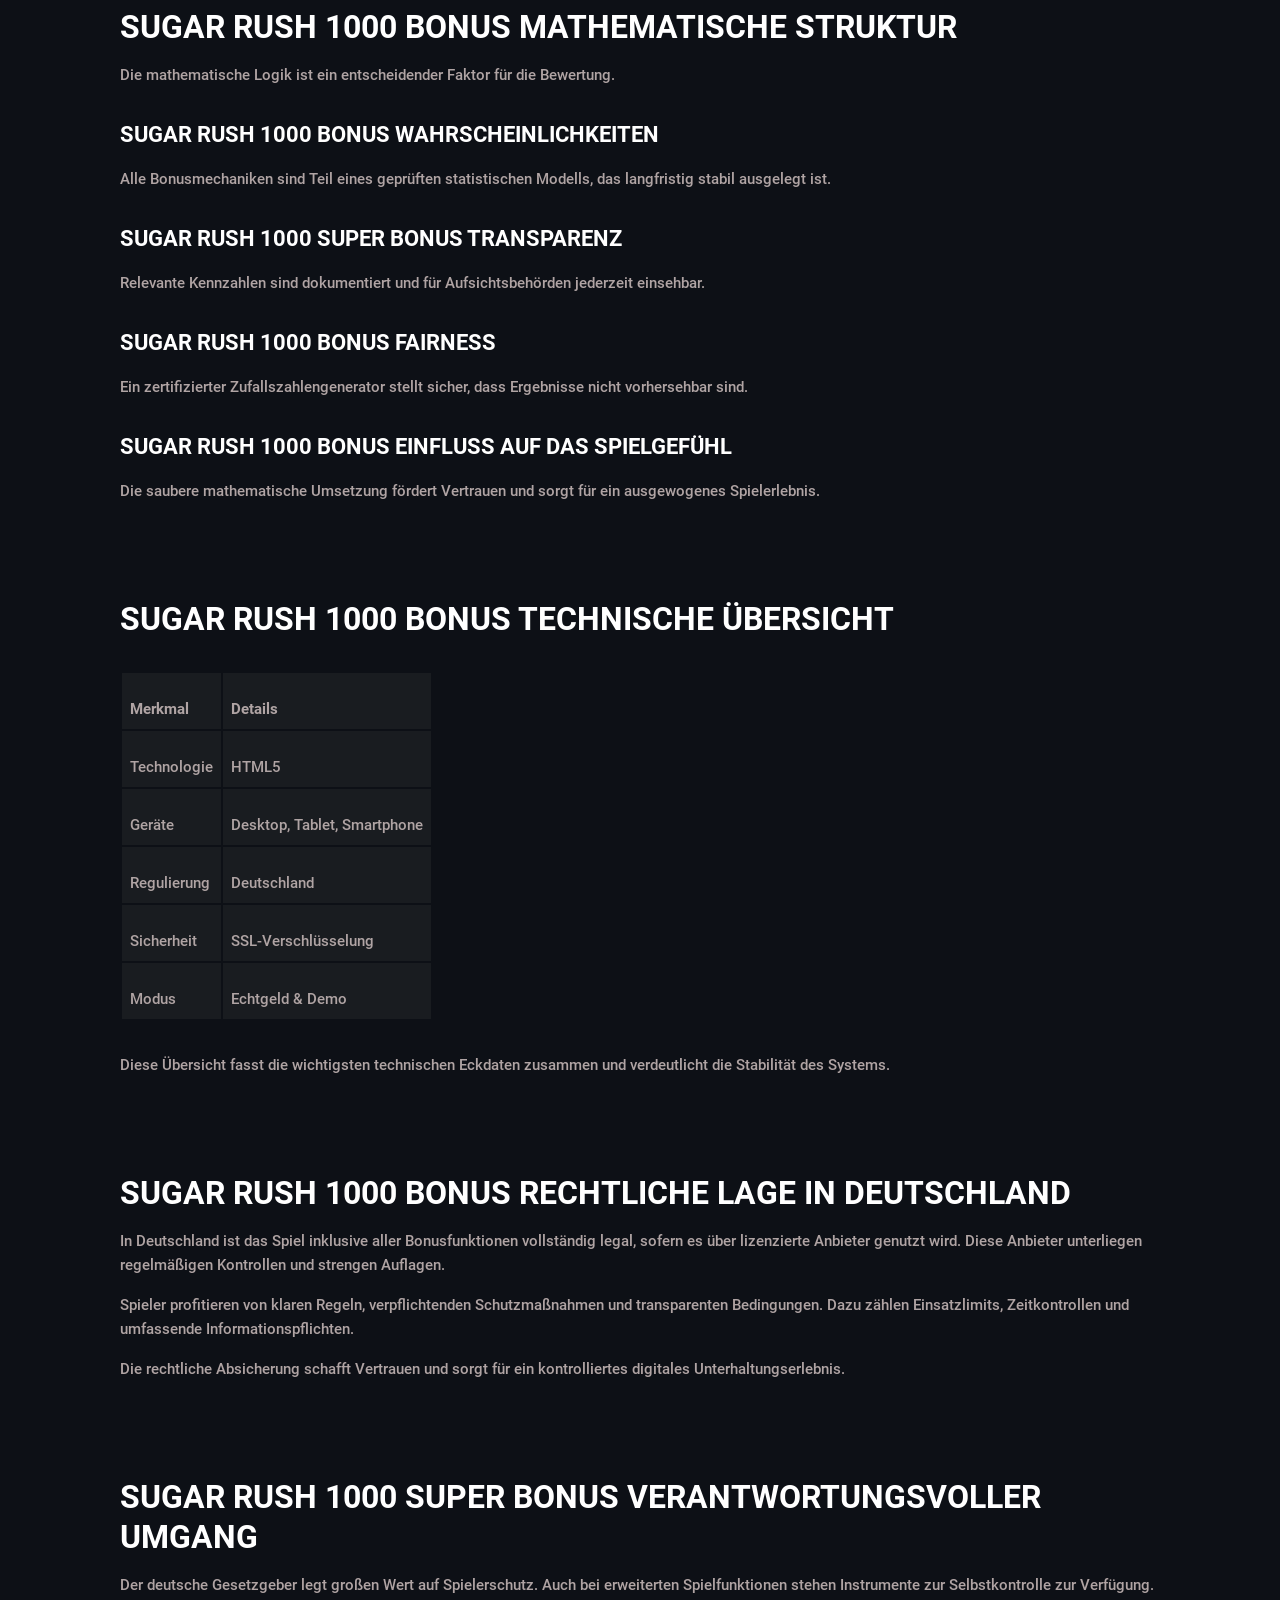
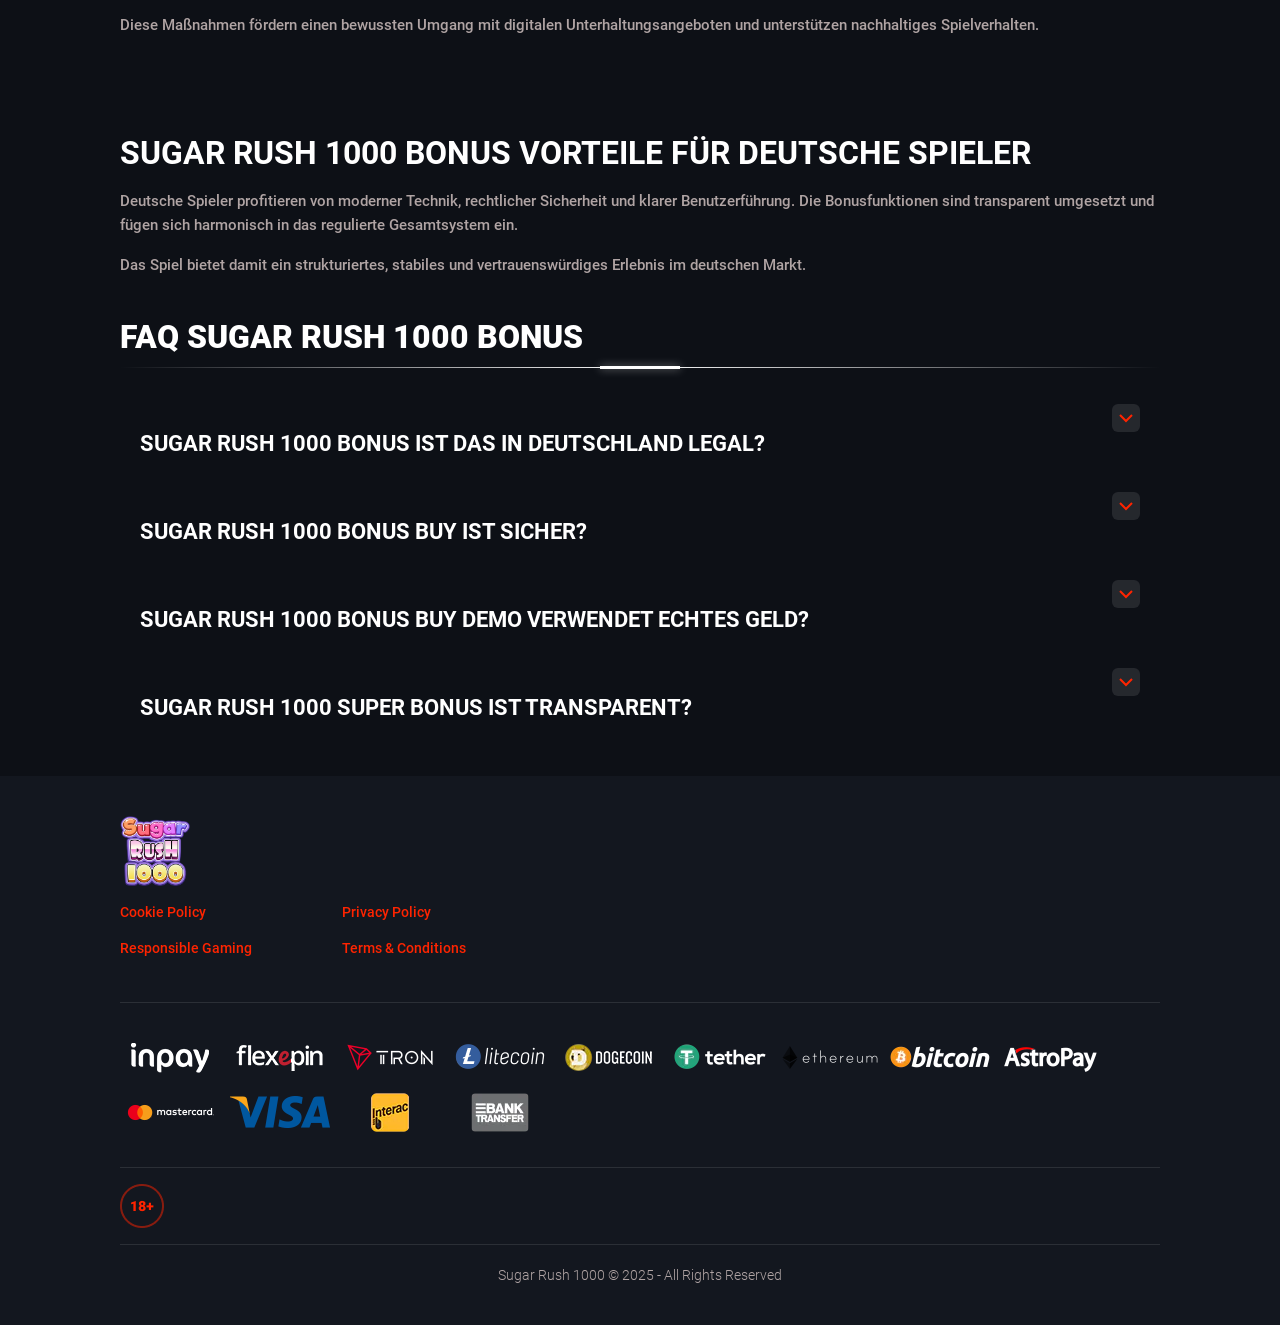
<file: bonus/index.html>
<!DOCTYPE html>
<html lang="en">

<head>
    <meta charset="UTF-8">
    <meta name="robots" content="index, follow, max-snippet:-1, max-image-preview:large, max-video-preview:-1">
    <meta name="viewport" content="width=device-width">
    <meta http-equiv="X-UA-Compatible" content="ie=edge">

    <title>Sugar Rush 1000 Bonus Buy Guide | Legal in Deutschland</title>
    <meta name="description"
        content="Sugar Rush 1000 Bonus Buy entdecken | Legales Spiel in Deutschland, Super Bonus erklärt, Demo & sichere Anbieter. Jetzt informieren!">

    <meta name="robots" content="index, follow">



    <meta property="og:type" content="article">
    <meta property="og:title" content="Sugar Rush 1000 Bonus Buy Guide | Legal in Deutschland">
    <meta property="og:description"
        content="Sugar Rush 1000 Bonus Buy entdecken | Legales Spiel in Deutschland, Super Bonus erklärt, Demo & sichere Anbieter. Jetzt informieren!">
    <meta property="og:url" content="https://sugarrushonline.net/">
    <meta property="og:site_name" content="Sugar Rush 1000 Bonus Buy Guide | Legal in Deutschland">

    <meta name="twitter:card" content="summary_large_image">
    <meta name="twitter:title" content="Sugar Rush 1000 Bonus Buy Guide | Legal in Deutschland">
    <meta name="twitter:description"
        content="Sugar Rush 1000 Bonus Buy entdecken | Legales Spiel in Deutschland, Super Bonus erklärt, Demo & sichere Anbieter. Jetzt informieren!">


    <link rel="stylesheet" id="main-css" href="/css/main.min.css" media="all">
    <link rel="stylesheet" id="main-css" href="/css/swiper-bundle.min.css" media="all">


    <link rel="icon" href="/images/fav.png" sizes="32x32">
    <link rel="icon" href="/images/fav.png" sizes="192x192">
    <link rel="apple-touch-icon" href="/images/fav.png">
    <meta name="msapplication-TileImage" content="icon.png">

</head>

<body class="home wp-singular page-template-default page page-id-22 ">
    <header class="header">
        <div class="header__content">
            <div class="header__burger">
                <span></span>
            </div>

            <a href="/" class="header__logo">
                <img width="131" height="28" src="/images/logo.png" class="attachment-full size-full" alt="Power play"
                    loading="eager" decoding="sync">
            </a>

            <nav class="header__nav">
                <ul id="menu-header-menu" class="header__nav-list"></ul>
            </nav>

            <div class="header__buttons">
                <a href="https://go.winspiritcasinoreviews.org/58VL1s?approach=sugarrushonlinenet"
                    class="btn btn--primary button-link">
                    Register </a>
                <a href="https://go.winspiritcasinoreviews.org/58VL1s?approach=sugarrushonlinenet"
                    class="btn btn--secondary button-link">
                    Download app </a>
            </div>
        </div>
    </header>

    <main class="page-main">


        <section class="wrapper">

            <div class="container mp-hero-section">
                <div class="text-image">
                    <h1 class="text-image__title">
                        Sugar Rush 1000 Bonus
                    </h1>

                    <div class="text-image__content">

                        <p>
                            Ausführlicher Leitfaden zu den Bonusfunktionen eines modernen Online-Spiels, das in
                            Deutschland vollständig legal betrieben wird und ausschließlich über lizenzierte Anbieter
                            verfügbar ist.
                            Das Spiel unterliegt den strengen Vorgaben des deutschen Glücksspielstaatsvertrags. Alle
                            Bonusmechaniken sind transparent geregelt, technisch geprüft und in ein kontrolliertes
                            Spielumfeld eingebettet, das Sicherheit und Fairness gewährleistet.

                        </p>
                        <button type="button"
                            data-sf-a="https://go.winspiritcasinoreviews.org/58VL1s?approach=sugarrushonlinenet"
                            class="btn btn--primary btn--big btn--align-center button-link">
                            Play Now </button>
                    </div>

                    <img width="1016" height="920" src="/images/banner.png" class="attachment-full size-full"
                        alt="images Sweet Bonanza" loading="lazy" decoding="async"
                        sizes="(max-width: 1016px) 100vw, 1016px">
                </div>
            </div>

        </section>

        <section class="wrapper">
            <div class="toc-section container">
                <nav class="toc-section__toc toc__nav" data-toc="">
                    <p class="toc-section__title" data-toc-title="">Content</p>
                    <ul class="toc-section__toc-list">
                        <li class="toc-section__toc-item">
                            <a href=""></a>
                        </li>
                    </ul>
                </nav>
            </div>
        </section>

        <section class="wrapper">
            <div class="container">
                <div class="text-image">
                    <div class="text-image__content">
                        <h2><strong>Bonus Sugar Rush 1000 Im Deutschen Markt</strong></h2>
                        <p>Der deutsche Online-Glücksspielmarkt zählt zu den am strengsten regulierten Märkten Europas.
                            Bonusfunktionen dürfen nur angeboten werden, wenn sie klar definiert, nachvollziehbar und
                            technisch
                            überprüfbar sind. Genau diese Anforderungen erfüllt das Spiel in vollem Umfang.</p>
                    </div>

                    <img width="1016" height="920" src="/images/bonus1.jpg" class="attachment-full size-full"
                        alt="Sugar Rush 1000" loading="lazy" decoding="async" sizes="(max-width: 1016px) 100vw, 1016px">
                </div>


                <button type="button"
                    data-sf-a="https://go.winspiritcasinoreviews.org/58VL1s?approach=sugarrushonlinenet"
                    class="btn btn--primary btn--big btn--align-center button-link">
                    Play Casino </button>

                <p>Für Spieler bedeutet dies, dass sämtliche Zusatzfunktionen auf geprüften Systemen basieren. Es gibt
                    keine intransparenten Abläufe oder versteckten Bedingungen. Alle Prozesse werden von den zuständigen
                    Behörden überwacht, insbesondere durch die Gemeinsame Glücksspielbehörde der Länder.</p>
                <p>Aus technischer Sicht sorgt diese Regulierung für stabile Serverarchitekturen, kontrollierte Updates
                    und eine konsistente Nutzererfahrung. Bonusfunktionen sind vollständig in das regulierte
                    Gesamtsystem integriert.</p>

                <div class="text-image">
                    <div class="text-image__content">
                        <h2><strong>Sugar Rush 1000 Bonus Technische Grundlagen</strong></h2>
                        <p>Die Bonusmechaniken basieren auf moderner HTML5-Technologie und einer modularen
                            Softwarearchitektur.
                            Diese Struktur erlaubt es, einzelne Spielelemente sauber voneinander zu trennen und
                            unabhängig zu
                            prüfen.</p>
                        <p>Desktop-Computer, Tablets und Smartphones greifen auf dieselbe technische Basis zu. Dadurch
                            bleibt
                            das Spielerlebnis auf allen Geräten konsistent. Verschlüsselte Datenübertragungen schützen
                            sämtliche
                            Informationen und entsprechen den deutschen Datenschutzanforderungen.</p>
                    </div>

                    <img width="1016" height="920" src="/images/bonus2.webp" class="attachment-full size-full"
                        alt="Sugar Rush 1000" loading="lazy" decoding="async" sizes="(max-width: 1016px) 100vw, 1016px">
                </div>


                <button type="button"
                    data-sf-a="https://go.winspiritcasinoreviews.org/58VL1s?approach=sugarrushonlinenet"
                    class="btn btn--primary btn--big btn--align-center button-link">
                    Play Casino </button>

                <p>Für den regulierten Markt ist besonders wichtig, dass jede technische Änderung erneut geprüft werden
                    kann. Die modulare Architektur unterstützt genau diesen Prozess.</p>
                <h2><strong>Sugar Rush 1000 Super Bonus Spielstruktur</strong></h2>
                <p>Die Spielstruktur integriert zusätzliche Funktionen logisch in den regulären Ablauf.</p>
                <h3><strong>Sugar Rush 1000 Super Bonus Ablauf</strong></h3>
                <p>Erweiterte Spielphasen werden visuell klar dargestellt und sind eindeutig vom Basisspiel getrennt.
                    Spieler erkennen jederzeit, wann sie sich in einer besonderen Phase befinden.</p>
                <h3><strong>Sugar Rush 1000 Bonus Verständnis Für Nutzer</strong></h3>
                <p>Alle relevanten Informationen werden direkt im Spiel angezeigt. Dadurch bleibt der Ablauf transparent
                    und leicht nachvollziehbar, auch für weniger erfahrene Nutzer.</p>

                <div class="text-image">
                    <div class="text-image__content">
                        <h2><strong>Sugar Rush 1000 Bonus Buy Überblick</strong></h2>
                        <p>Eine zentrale Funktion ist die gezielte Aktivierung bestimmter Spielphasen.</p>
                        <h3><strong>Sugar Rush 1000 Bonus Buy Erklärung</strong></h3>
                        <p>Diese Mechanik ermöglicht es, spezielle Spielabschnitte direkt zu erleben. In Deutschland ist
                            dies
                            nur innerhalb klar geregelter Rahmenbedingungen erlaubt, die hier vollständig eingehalten
                            werden.
                        </p>
                    </div>

                    <img width="1016" height="920" src="/images/bonus3.jpg" class="attachment-full size-full"
                        alt="Sugar Rush 1000" loading="lazy" decoding="async" sizes="(max-width: 1016px) 100vw, 1016px">
                </div>


                <button type="button"
                    data-sf-a="https://go.winspiritcasinoreviews.org/58VL1s?approach=sugarrushonlinenet"
                    class="btn btn--primary btn--big btn--align-center button-link">
                    Play Casino </button>

                <h3><strong>Sugar Rush 1000 Bonus Buy Demo Analyse</strong></h3>
                <p>Im Testmodus können Spieler die Funktionsweise mit virtuellem Guthaben kennenlernen. Technisch bleibt
                    alles identisch zur Echtgeldversion.</p>
                <h3><strong>Sugar Rush 1000 Demo Bonus Buy Lernwert</strong></h3>
                <p>Der Demo-Modus bietet eine ideale Möglichkeit, Spielabläufe, Wahrscheinlichkeiten und Dynamiken zu
                    analysieren, ohne finanzielles Risiko einzugehen.</p>
                <h2><strong>Sugar Rush 1000 Bonus Performance Und Stabilität</strong></h2>
                <p>Auch bei erweiterten Funktionen bleibt die Systemleistung konstant.</p>
                <h3><strong>Sugar Rush 1000 Bonus Systemstabilität</strong></h3>
                <p>Optimierte Serverarchitekturen sorgen für kurze Ladezeiten und eine stabile Darstellung, selbst bei
                    hoher Nutzerzahl.</p>
                <h3><strong>Sugar Rush 1000 Bonus Gerätekompatibilität</strong></h3>
                <p>Alle Bonusfunktionen sind vollständig mobilfähig und passen sich automatisch an unterschiedliche
                    Bildschirmgrößen an.</p>
                <h3><strong>Sugar Rush 1000 Bonus Sicherheit</strong></h3>
                <p>Moderne Verschlüsselungstechnologien schützen sämtliche Datenübertragungen und Spielprozesse.</p>
                <h2><strong>Sugar Rush 1000 Bonus Mathematische Struktur</strong></h2>
                <p>Die mathematische Logik ist ein entscheidender Faktor für die Bewertung.</p>
                <h3><strong>Sugar Rush 1000 Bonus Wahrscheinlichkeiten</strong></h3>
                <p>Alle Bonusmechaniken sind Teil eines geprüften statistischen Modells, das langfristig stabil
                    ausgelegt ist.</p>
                <h3><strong>Sugar Rush 1000 Super Bonus Transparenz</strong></h3>
                <p>Relevante Kennzahlen sind dokumentiert und für Aufsichtsbehörden jederzeit einsehbar.</p>
                <h3><strong>Sugar Rush 1000 Bonus Fairness</strong></h3>
                <p>Ein zertifizierter Zufallszahlengenerator stellt sicher, dass Ergebnisse nicht vorhersehbar sind.</p>
                <h3><strong>Sugar Rush 1000 Bonus Einfluss Auf Das Spielgefühl</strong></h3>
                <p>Die saubere mathematische Umsetzung fördert Vertrauen und sorgt für ein ausgewogenes Spielerlebnis.
                </p>
                <h2><strong>Sugar Rush 1000 Bonus Technische Übersicht</strong></h2>
                <table>
                    <tbody>
                        <tr>
                            <td>
                                <p><strong>Merkmal</strong></p>
                            </td>
                            <td>
                                <p><strong>Details</strong></p>
                            </td>
                        </tr>
                        <tr>
                            <td>
                                <p>Technologie</p>
                            </td>
                            <td>
                                <p>HTML5</p>
                            </td>
                        </tr>
                        <tr>
                            <td>
                                <p>Geräte</p>
                            </td>
                            <td>
                                <p>Desktop, Tablet, Smartphone</p>
                            </td>
                        </tr>
                        <tr>
                            <td>
                                <p>Regulierung</p>
                            </td>
                            <td>
                                <p>Deutschland</p>
                            </td>
                        </tr>
                        <tr>
                            <td>
                                <p>Sicherheit</p>
                            </td>
                            <td>
                                <p>SSL-Verschlüsselung</p>
                            </td>
                        </tr>
                        <tr>
                            <td>
                                <p>Modus</p>
                            </td>
                            <td>
                                <p>Echtgeld &amp; Demo</p>
                            </td>
                        </tr>
                    </tbody>
                </table>
                <p>Diese Übersicht fasst die wichtigsten technischen Eckdaten zusammen und verdeutlicht die Stabilität
                    des Systems.</p>
                <h2><strong>Sugar Rush 1000 Bonus Rechtliche Lage In Deutschland</strong></h2>
                <p>In Deutschland ist das Spiel inklusive aller Bonusfunktionen vollständig legal, sofern es über
                    lizenzierte Anbieter genutzt wird. Diese Anbieter unterliegen regelmäßigen Kontrollen und strengen
                    Auflagen.</p>
                <p>Spieler profitieren von klaren Regeln, verpflichtenden Schutzmaßnahmen und transparenten Bedingungen.
                    Dazu zählen Einsatzlimits, Zeitkontrollen und umfassende Informationspflichten.</p>
                <p>Die rechtliche Absicherung schafft Vertrauen und sorgt für ein kontrolliertes digitales
                    Unterhaltungserlebnis.</p>
                <h2><strong>Sugar Rush 1000 Super Bonus Verantwortungsvoller Umgang</strong></h2>
                <p>Der deutsche Gesetzgeber legt großen Wert auf Spielerschutz. Auch bei erweiterten Spielfunktionen
                    stehen Instrumente zur Selbstkontrolle zur Verfügung.</p>
                <p>Diese Maßnahmen fördern einen bewussten Umgang mit digitalen Unterhaltungsangeboten und unterstützen
                    nachhaltiges Spielverhalten.</p>
                <h2><strong>Sugar Rush 1000 Bonus Vorteile Für Deutsche Spieler</strong></h2>
                <p>Deutsche Spieler profitieren von moderner Technik, rechtlicher Sicherheit und klarer Benutzerführung.
                    Die Bonusfunktionen sind transparent umgesetzt und fügen sich harmonisch in das regulierte
                    Gesamtsystem ein.</p>
                <p>Das Spiel bietet damit ein strukturiertes, stabiles und vertrauenswürdiges Erlebnis im deutschen
                    Markt.</p>

            </div>
        </section>

        <section class="wrapper">

            <div id="06" class="faq-section container">
                <h2 class="faq-section__title">FAQ Sugar Rush 1000 Bonus</h2>
                <hr class="gray">

                <div class="faq-section__list" id="faq-auto-builder">
                    <h3><strong>Sugar Rush 1000 Bonus Ist Das In Deutschland Legal?</strong></h3>
                    <p>Ja, alle Bonusfunktionen sind vollständig legal und nur über lizenzierte Anbieter verfügbar.</p>
                    <h3><strong>Sugar Rush 1000 Bonus Buy Ist Sicher?</strong></h3>
                    <p>Ja, die Funktion unterliegt denselben Sicherheits- und Prüfstandards wie das Basisspiel.</p>
                    <h3><strong>Sugar Rush 1000 Bonus Buy Demo Verwendet Echtes Geld?</strong></h3>
                    <p>Nein, im Demo-Modus werden ausschließlich virtuelle Credits genutzt.</p>
                    <h3><strong>Sugar Rush 1000 Super Bonus Ist Transparent?</strong></h3>
                    <p>Ja, alle Abläufe und Parameter sind klar dargestellt und gesetzlich reguliert.</p>
                </div>
            </div>
        </section>


    </main>

    <footer class="wrapper" style="background: #13171f">
        <div class="footer container">
            <div class="footer__head">
                <a href="/" class="footer__logo">
                    <img width="131" height="28" src="/images/logo.png" class="attachment-full size-full"
                        alt="Power play" loading="lazy" decoding="async">
                </a>
            </div>

            <div class="footer__links">
                <nav class="footer__nav">
                    <ul class="footer__nav-list">

                        <li id="menu-item-94"
                            class="menu-item menu-item-type-post_type menu-item-object-page menu-item-94"><a
                                href="/cookie/">Cookie Policy</a></li>
                        <li id="menu-item-93"
                            class="menu-item menu-item-type-post_type menu-item-object-page menu-item-93"><a
                                href="/responsible/">Responsible Gaming</a></li>
                        <li id="menu-item-91"
                            class="menu-item menu-item-type-post_type menu-item-object-page menu-item-privacy-policy menu-item-91">
                            <a rel="privacy-policy" href="/privacy/">Privacy Policy</a>
                        </li>
                        <li id="menu-item-92"
                            class="menu-item menu-item-type-post_type menu-item-object-page menu-item-92"><a
                                href="/terms/">Terms & Conditions</a></li>
                    </ul>
                </nav>
            </div>

            <div class="footer__payments">
                <ul class="footer__payments-list">
                    <li>
                        <img width="100" height="45" src="/images/inpay.webp" class="attachment-full size-full"
                            alt="Inpay Bank Transfer" loading="lazy" decoding="async">
                    </li>
                    <li>
                        <img width="100" height="45" src="/images/flexepin-logo-c.webp"
                            class="attachment-full size-full" alt="Flexepin" loading="lazy" decoding="async">
                    </li>
                    <li>
                        <img width="100" height="45" src="/images/tron-logo-c.webp" class="attachment-full size-full"
                            alt="Tron" loading="lazy" decoding="async">
                    </li>
                    <li>
                        <img width="100" height="45" src="/images/litecoin-logo-c.webp"
                            class="attachment-full size-full" alt="Litecoin" loading="lazy" decoding="async">
                    </li>
                    <li>
                        <img width="100" height="45" src="/images/dogecoin-logo-c.webp"
                            class="attachment-full size-full" alt="Dogecoin" loading="lazy" decoding="async">
                    </li>
                    <li>
                        <img width="100" height="45" src="/images/tether-logo-c.webp" class="attachment-full size-full"
                            alt="Tether" loading="lazy" decoding="async">
                    </li>
                    <li>
                        <img width="100" height="45" src="/images/ethereum-logo-c.webp"
                            class="attachment-full size-full" alt="Ethereum" loading="lazy" decoding="async">
                    </li>
                    <li>
                        <img width="100" height="45" src="/images/bitcoin-logo.webp" class="attachment-full size-full"
                            alt="Bitcoin" loading="lazy" decoding="async">
                    </li>
                    <li>
                        <img width="100" height="45" src="/images/astropay-logo-c.webp"
                            class="attachment-full size-full" alt="Astropay" loading="lazy" decoding="async">
                    </li>
                    <li>
                        <img width="100" height="45" src="/images/mastercard-icon.webp"
                            class="attachment-full size-full" alt="Mastercard" loading="lazy" decoding="async">
                    </li>
                    <li>
                        <img width="100" height="45" src="/images/visa-icon.webp" class="attachment-full size-full"
                            alt="Visa" loading="lazy" decoding="async">
                    </li>
                    <li>
                        <img width="100" height="45" src="/images/interac-logo-b.webp" class="attachment-full size-full"
                            alt="Interac" loading="lazy" decoding="async">
                    </li>
                    <li>
                        <img width="100" height="45" src="/images/bank-transfer-logo.webp"
                            class="attachment-full size-full" alt="Bank Transfer" loading="lazy" decoding="async">
                    </li>
                </ul>
            </div>

            <div class="footer__protect">
                <img width="44" height="44" src="/images/age.webp" class="attachment-full size-full" alt="Adults Only"
                    loading="lazy" decoding="async"> <a
                    href="https://go.winspiritcasinoreviews.org/58VL1s?approach=sugarrushonlinenet" target="_blank"
                    title=" Protection Status" class="dmca-badge">
                </a>
            </div>

            <p class="footer__copywrite">Sugar Rush 1000 © 2025 - All Rights Reserved</p>


        </div>
    </footer>

    <button type="button" class="scroll-top__button scroll-top" aria-label="Scroll top">
        <svg width="18" height="18" viewBox="0 0 18 18" fill="none" xmlns="http://www.w3.org/2000/svg">
            <path
                d="M15.1653 14.9785H2.41533C2.12491 14.9785 1.88408 14.7377 1.88408 14.4473C1.88408 14.1568 2.12491 13.916 2.41533 13.916H15.1653C15.4557 13.916 15.6966 14.1568 15.6966 14.4473C15.6966 14.7377 15.4557 14.9785 15.1653 14.9785Z"
                fill="#FFFFFF"></path>
            <path
                d="M3.15199 12.7897H14.4357C15.0591 12.7897 15.4345 12.1026 15.0945 11.5784L9.45615 2.80217C9.14449 2.32051 8.44324 2.32051 8.13158 2.80217L2.49323 11.5784C2.15323 12.1026 2.52866 12.7897 3.15199 12.7897Z"
                fill="#FFFFFF"></path>
        </svg>
    </button>


    <link rel="stylesheet" id="swiper_styles-css" href="/css/swiper-bundle.min.css" media="all">
    <script src="/js/main.js" id="main-js" defer="" data-wp-strategy="defer"></script>
    <script src="/js/swiper-bundle.min.js" id="swiper_scripts-js"></script>



</body>

</html>
</file>
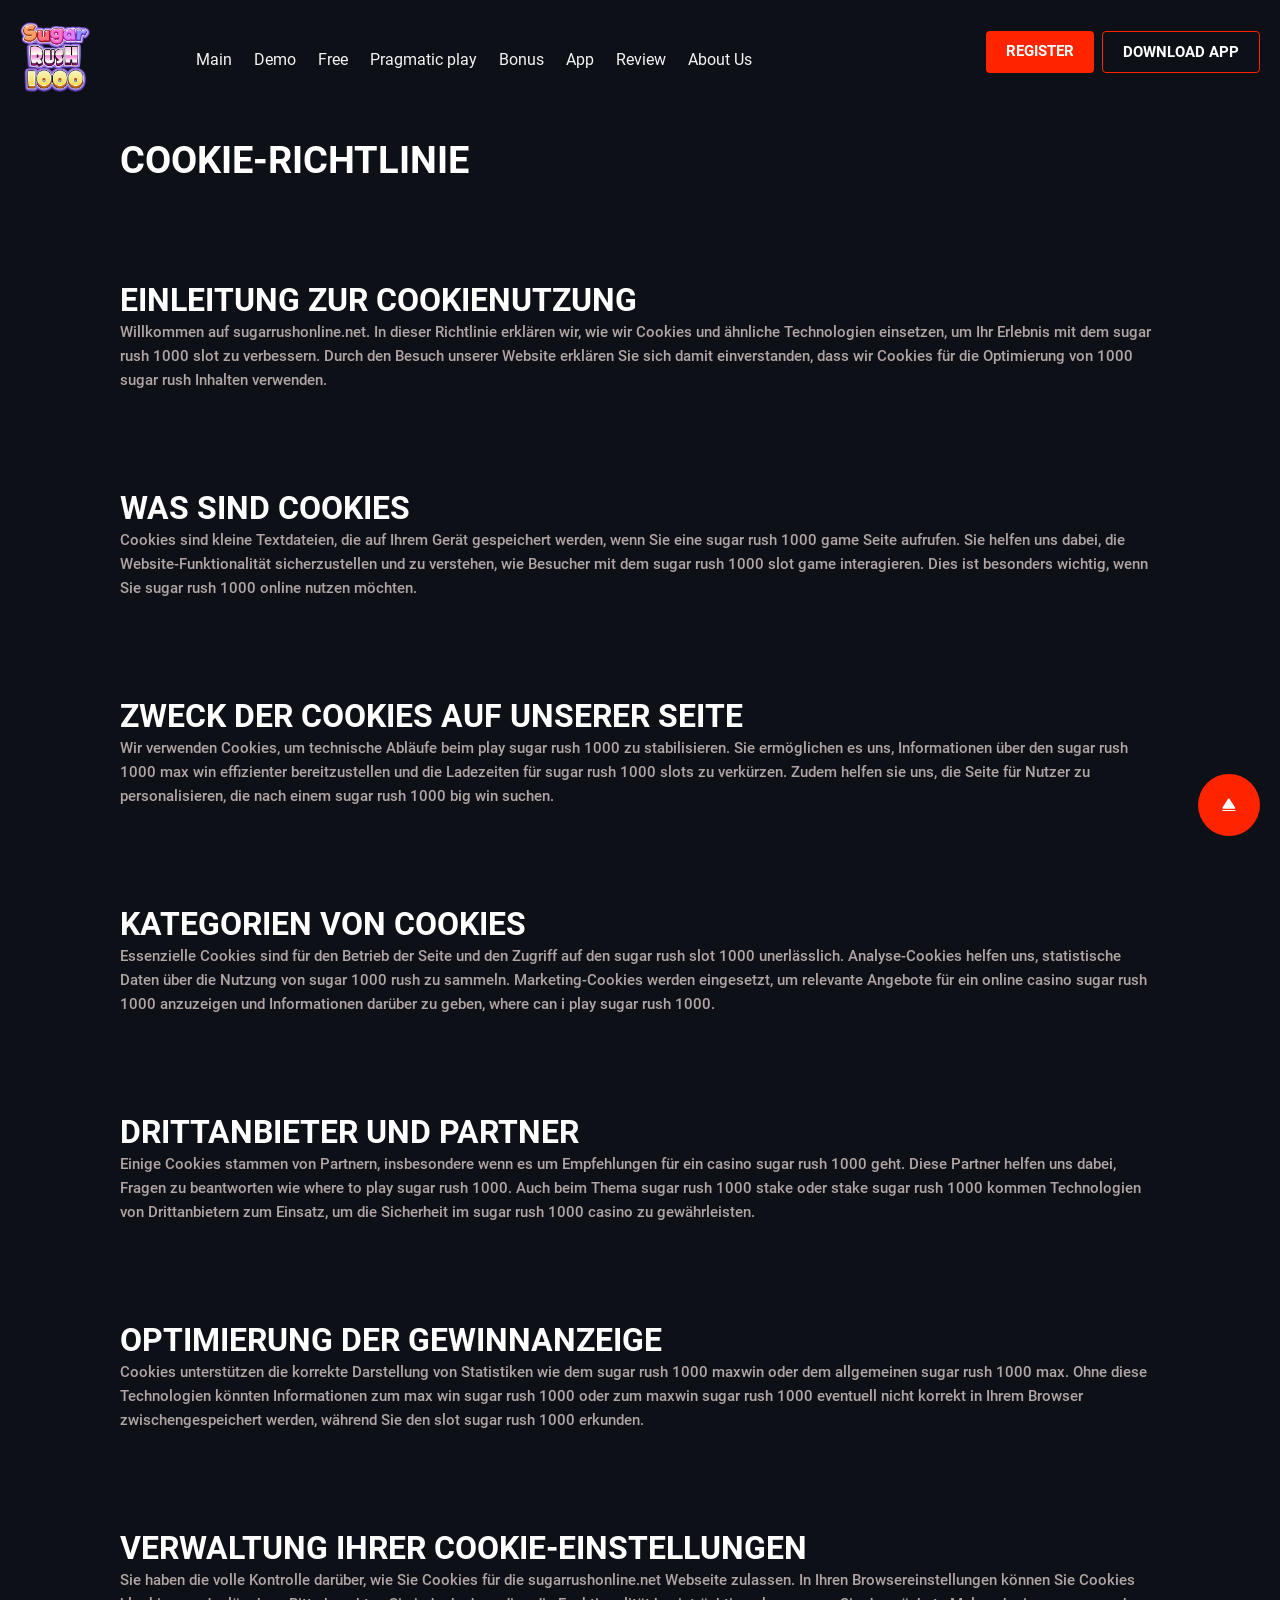
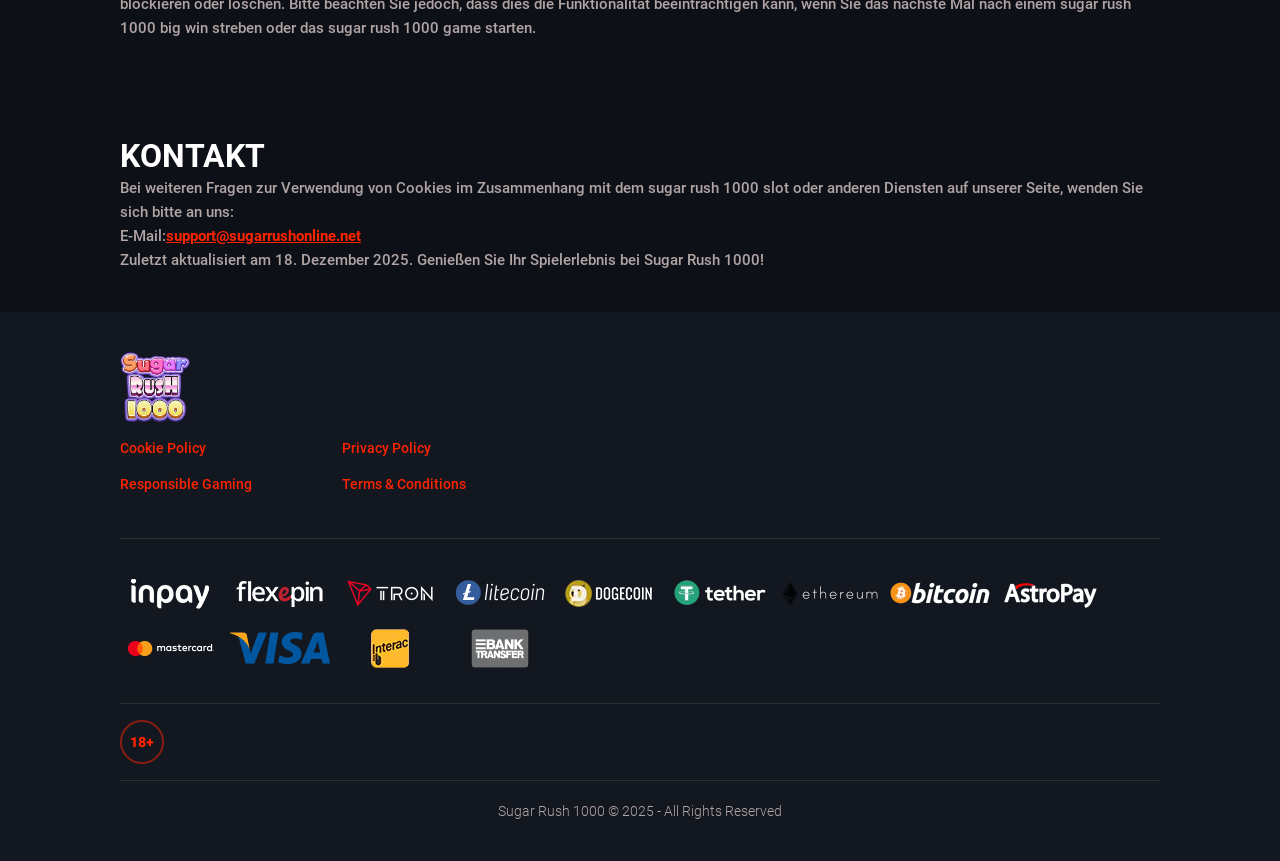
<file: cookie/index.html>
<!DOCTYPE html>
<html lang="en">

<head>
    <meta charset="UTF-8">
    <meta name="robots" content="index, follow, max-snippet:-1, max-image-preview:large, max-video-preview:-1">
    <meta name="viewport" content="width=device-width">
    <meta http-equiv="X-UA-Compatible" content="ie=edge">

    <title>Cookie-Richtlinie für Sugar Rush 1000 Slot | sugarrushonline.net</title>
    <meta name="description"
        content="Erfahren Sie alles über Cookies auf sugarrushonline.net. Wir nutzen Daten, um Ihr Sugar Rush 1000 Slot Erlebnis, Max Win Infos und Casino Gameplay zu verbessern.">

    <meta name="robots" content="index, follow">


    <meta property="og:type" content="article">
    <meta property="og:title" content="Cookie-Richtlinie für Sugar Rush 1000 Slot | sugarrushonline.net">
    <meta property="og:description"
        content="Erfahren Sie alles über Cookies auf sugarrushonline.net. Wir nutzen Daten, um Ihr Sugar Rush 1000 Slot Erlebnis, Max Win Infos und Casino Gameplay zu verbessern.">
    <meta property="og:url" content="https://sugarrushonline.net/">
    <meta property="og:site_name" content="Cookie-Richtlinie für Sugar Rush 1000 Slot | sugarrushonline.net">

    <meta name="twitter:card" content="summary_large_image">
    <meta name="twitter:title" content="Cookie-Richtlinie für Sugar Rush 1000 Slot | sugarrushonline.net">
    <meta name="twitter:description"
        content="Erfahren Sie alles über Cookies auf sugarrushonline.net. Wir nutzen Daten, um Ihr Sugar Rush 1000 Slot Erlebnis, Max Win Infos und Casino Gameplay zu verbessern.">


    <link rel="stylesheet" id="main-css" href="/css/main.min.css" media="all">
    <link rel="stylesheet" id="main-css" href="/css/swiper-bundle.min.css" media="all">


    <link rel="icon" href="/images/fav.png" sizes="32x32">
    <link rel="icon" href="/images/fav.png" sizes="192x192">
    <link rel="apple-touch-icon" href="/images/fav.png">
    <meta name="msapplication-TileImage" content="icon.png">

</head>

<body class="home wp-singular page-template-default page page-id-22 ">
    <header class="header">
        <div class="header__content">
            <div class="header__burger">
                <span></span>
            </div>

            <a href="/" class="header__logo">
                <img width="131" height="28" src="/images/logo.png" class="attachment-full size-full" alt="Power play"
                    loading="eager" decoding="sync">
            </a>

            <nav class="header__nav">
                <ul id="menu-header-menu" class="header__nav-list">
                </ul>
            </nav>
            <div class="header__buttons">
                <a href="https://go.winspiritcasinoreviews.org/58VL1s?approach=sugarrushonlinenet"
                    class="btn btn--primary button-link">
                    Register </a>
                <a href="https://go.winspiritcasinoreviews.org/58VL1s?approach=sugarrushonlinenet"
                    class="btn btn--secondary button-link">
                    Download app </a>
            </div>

        </div>
    </header>

    <main class="page-main policy">
        <section class="wrapper">
            <div class=" container">
               <h1><strong>COOKIE-RICHTLINIE</strong></h1>
<h2><strong>Einleitung zur Cookienutzung</strong></h2>
<p>Willkommen auf sugarrushonline.net. In dieser Richtlinie erklären wir, wie wir Cookies und ähnliche Technologien einsetzen, um Ihr Erlebnis mit dem sugar rush 1000 slot zu verbessern. Durch den Besuch unserer Website erklären Sie sich damit einverstanden, dass wir Cookies für die Optimierung von 1000 sugar rush Inhalten verwenden.</p>
<h2><strong>Was sind Cookies</strong></h2>
<p>Cookies sind kleine Textdateien, die auf Ihrem Gerät gespeichert werden, wenn Sie eine sugar rush 1000 game Seite aufrufen. Sie helfen uns dabei, die Website-Funktionalität sicherzustellen und zu verstehen, wie Besucher mit dem sugar rush 1000 slot game interagieren. Dies ist besonders wichtig, wenn Sie sugar rush 1000 online nutzen möchten.</p>
<h2><strong>Zweck der Cookies auf unserer Seite</strong></h2>
<p>Wir verwenden Cookies, um technische Abläufe beim play sugar rush 1000 zu stabilisieren. Sie ermöglichen es uns, Informationen über den sugar rush 1000 max win effizienter bereitzustellen und die Ladezeiten für sugar rush 1000 slots zu verkürzen. Zudem helfen sie uns, die Seite für Nutzer zu personalisieren, die nach einem sugar rush 1000 big win suchen.</p>
<h2><strong>Kategorien von Cookies</strong></h2>
<p>Essenzielle Cookies sind für den Betrieb der Seite und den Zugriff auf den sugar rush slot 1000 unerlässlich. Analyse-Cookies helfen uns, statistische Daten über die Nutzung von sugar 1000 rush zu sammeln. Marketing-Cookies werden eingesetzt, um relevante Angebote für ein online casino sugar rush 1000 anzuzeigen und Informationen darüber zu geben, where can i play sugar rush 1000.</p>
<h2><strong>Drittanbieter und Partner</strong></h2>
<p>Einige Cookies stammen von Partnern, insbesondere wenn es um Empfehlungen für ein casino sugar rush 1000 geht. Diese Partner helfen uns dabei, Fragen zu beantworten wie where to play sugar rush 1000. Auch beim Thema sugar rush 1000 stake oder stake sugar rush 1000 kommen Technologien von Drittanbietern zum Einsatz, um die Sicherheit im sugar rush 1000 casino zu gewährleisten.</p>
<h2><strong>Optimierung der Gewinnanzeige</strong></h2>
<p>Cookies unterstützen die korrekte Darstellung von Statistiken wie dem sugar rush 1000 maxwin oder dem allgemeinen sugar rush 1000 max. Ohne diese Technologien könnten Informationen zum max win sugar rush 1000 oder zum maxwin sugar rush 1000 eventuell nicht korrekt in Ihrem Browser zwischengespeichert werden, während Sie den slot sugar rush 1000 erkunden.</p>
<h2><strong>Verwaltung Ihrer Cookie-Einstellungen</strong></h2>
<p>Sie haben die volle Kontrolle darüber, wie Sie Cookies für die sugarrushonline.net Webseite zulassen. In Ihren Browsereinstellungen können Sie Cookies blockieren oder löschen. Bitte beachten Sie jedoch, dass dies die Funktionalität beeinträchtigen kann, wenn Sie das nächste Mal nach einem sugar rush 1000 big win streben oder das sugar rush 1000 game starten.</p>
<h2><strong>Kontakt</strong></h2>
<p>Bei weiteren Fragen zur Verwendung von Cookies im Zusammenhang mit dem sugar rush 1000 slot oder anderen Diensten auf unserer Seite, wenden Sie sich bitte an uns:</p>
<p>E-Mail:<a href="mailto:support@sugarrushonline.net">support@sugarrushonline.net</a></p>
<p>Zuletzt aktualisiert am 18. Dezember 2025. Genießen Sie Ihr Spielerlebnis bei Sugar Rush 1000!</p>
            </div>
        </section>
    </main>

    <footer class="wrapper" style="background: #13171f">
        <div class="footer container">
            <div class="footer__head">
                <a href="/" class="footer__logo">
                    <img width="131" height="28" src="/images/logo.png" class="attachment-full size-full"
                        alt="Power play" loading="lazy" decoding="async">
                </a>
            </div>

            <div class="footer__links">
                <nav class="footer__nav">
                    <ul class="footer__nav-list">

                        <li id="menu-item-94"
                            class="menu-item menu-item-type-post_type menu-item-object-page menu-item-94"><a
                                href="/cookie/">Cookie Policy</a></li>
                        <li id="menu-item-93"
                            class="menu-item menu-item-type-post_type menu-item-object-page menu-item-93"><a
                                href="/responsible/">Responsible Gaming</a></li>
                        <li id="menu-item-91"
                            class="menu-item menu-item-type-post_type menu-item-object-page menu-item-privacy-policy menu-item-91">
                            <a rel="privacy-policy" href="/privacy/">Privacy Policy</a>
                        </li>
                        <li id="menu-item-92"
                            class="menu-item menu-item-type-post_type menu-item-object-page menu-item-92"><a
                                href="/terms/">Terms & Conditions</a></li>
                    </ul>
                </nav>

            </div>

            <div class="footer__payments">
                <ul class="footer__payments-list">
                    <li>
                        <img width="100" height="45" src="/images/inpay.webp" class="attachment-full size-full"
                            alt="Inpay Bank Transfer" loading="lazy" decoding="async">
                    </li>
                    <li>
                        <img width="100" height="45" src="/images/flexepin-logo-c.webp"
                            class="attachment-full size-full" alt="Flexepin" loading="lazy" decoding="async">
                    </li>
                    <li>
                        <img width="100" height="45" src="/images/tron-logo-c.webp" class="attachment-full size-full"
                            alt="Tron" loading="lazy" decoding="async">
                    </li>
                    <li>
                        <img width="100" height="45" src="/images/litecoin-logo-c.webp"
                            class="attachment-full size-full" alt="Litecoin" loading="lazy" decoding="async">
                    </li>
                    <li>
                        <img width="100" height="45" src="/images/dogecoin-logo-c.webp"
                            class="attachment-full size-full" alt="Dogecoin" loading="lazy" decoding="async">
                    </li>
                    <li>
                        <img width="100" height="45" src="/images/tether-logo-c.webp" class="attachment-full size-full"
                            alt="Tether" loading="lazy" decoding="async">
                    </li>
                    <li>
                        <img width="100" height="45" src="/images/ethereum-logo-c.webp"
                            class="attachment-full size-full" alt="Ethereum" loading="lazy" decoding="async">
                    </li>
                    <li>
                        <img width="100" height="45" src="/images/bitcoin-logo.webp" class="attachment-full size-full"
                            alt="Bitcoin" loading="lazy" decoding="async">
                    </li>
                    <li>
                        <img width="100" height="45" src="/images/astropay-logo-c.webp"
                            class="attachment-full size-full" alt="Astropay" loading="lazy" decoding="async">
                    </li>
                    <li>
                        <img width="100" height="45" src="/images/mastercard-icon.webp"
                            class="attachment-full size-full" alt="Mastercard" loading="lazy" decoding="async">
                    </li>
                    <li>
                        <img width="100" height="45" src="/images/visa-icon.webp" class="attachment-full size-full"
                            alt="Visa" loading="lazy" decoding="async">
                    </li>
                    <li>
                        <img width="100" height="45" src="/images/interac-logo-b.webp" class="attachment-full size-full"
                            alt="Interac" loading="lazy" decoding="async">
                    </li>
                    <li>
                        <img width="100" height="45" src="/images/bank-transfer-logo.webp"
                            class="attachment-full size-full" alt="Bank Transfer" loading="lazy" decoding="async">
                    </li>
                </ul>
            </div>

            <div class="footer__protect">
                <img width="44" height="44" src="/images/age.webp" class="attachment-full size-full" alt="Adults Only"
                    loading="lazy" decoding="async"> <a
                    href="https://go.winspiritcasinoreviews.org/58VL1s?approach=sugarrushonlinenet" target="_blank"
                    title=" Protection Status" class="dmca-badge">

                </a>
            </div>

            <p class="footer__copywrite">Sugar Rush 1000 © 2025 - All Rights Reserved</p>


        </div>
    </footer>

    <button type="button" class="scroll-top__button scroll-top" aria-label="Scroll top">
        <svg width="18" height="18" viewBox="0 0 18 18" fill="none" xmlns="http://www.w3.org/2000/svg">
            <path
                d="M15.1653 14.9785H2.41533C2.12491 14.9785 1.88408 14.7377 1.88408 14.4473C1.88408 14.1568 2.12491 13.916 2.41533 13.916H15.1653C15.4557 13.916 15.6966 14.1568 15.6966 14.4473C15.6966 14.7377 15.4557 14.9785 15.1653 14.9785Z"
                fill="#FFFFFF"></path>
            <path
                d="M3.15199 12.7897H14.4357C15.0591 12.7897 15.4345 12.1026 15.0945 11.5784L9.45615 2.80217C9.14449 2.32051 8.44324 2.32051 8.13158 2.80217L2.49323 11.5784C2.15323 12.1026 2.52866 12.7897 3.15199 12.7897Z"
                fill="#FFFFFF"></path>
        </svg>
    </button>


    <link rel="stylesheet" id="swiper_styles-css" href="/css/swiper-bundle.min.css" media="all">
    <script src="/js/main.js" id="main-js" defer="" data-wp-strategy="defer"></script>
    <script src="/js/swiper-bundle.min.js" id="swiper_scripts-js"></script>



</body>

</html>
</file>
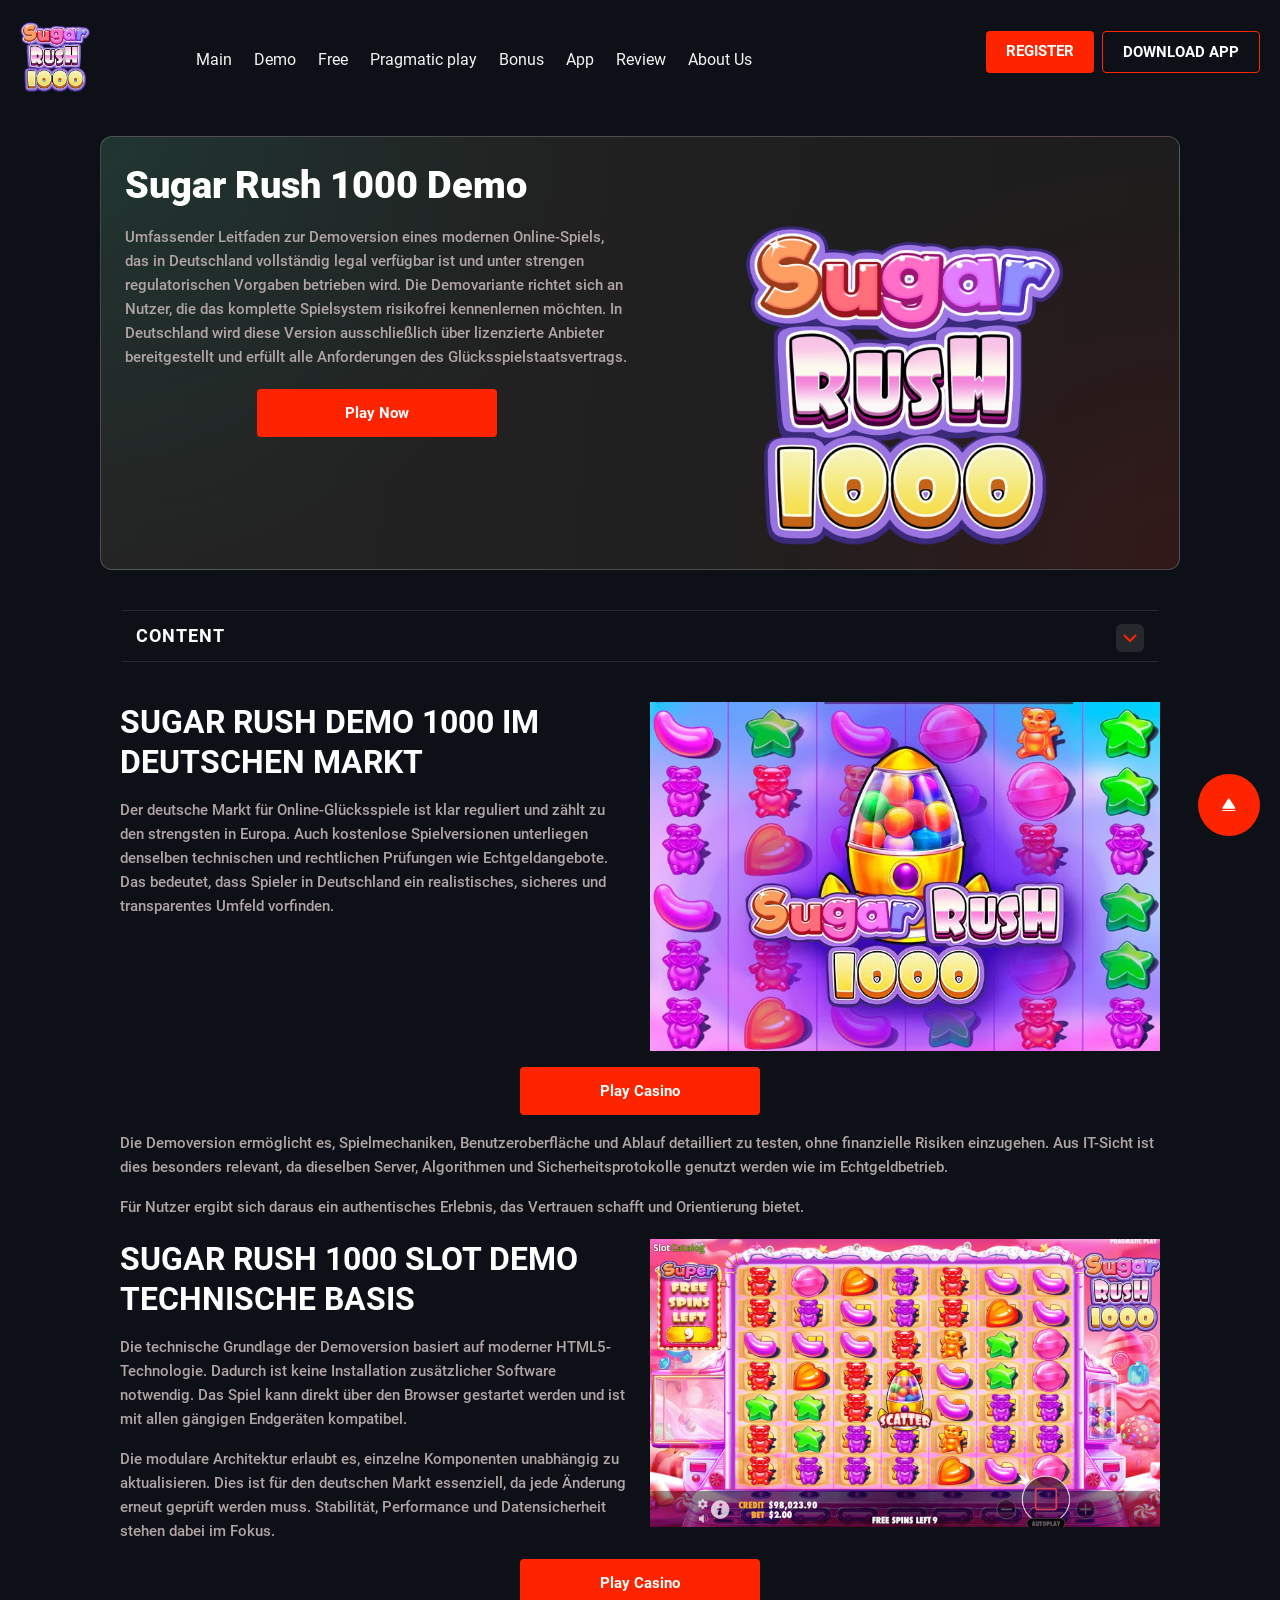
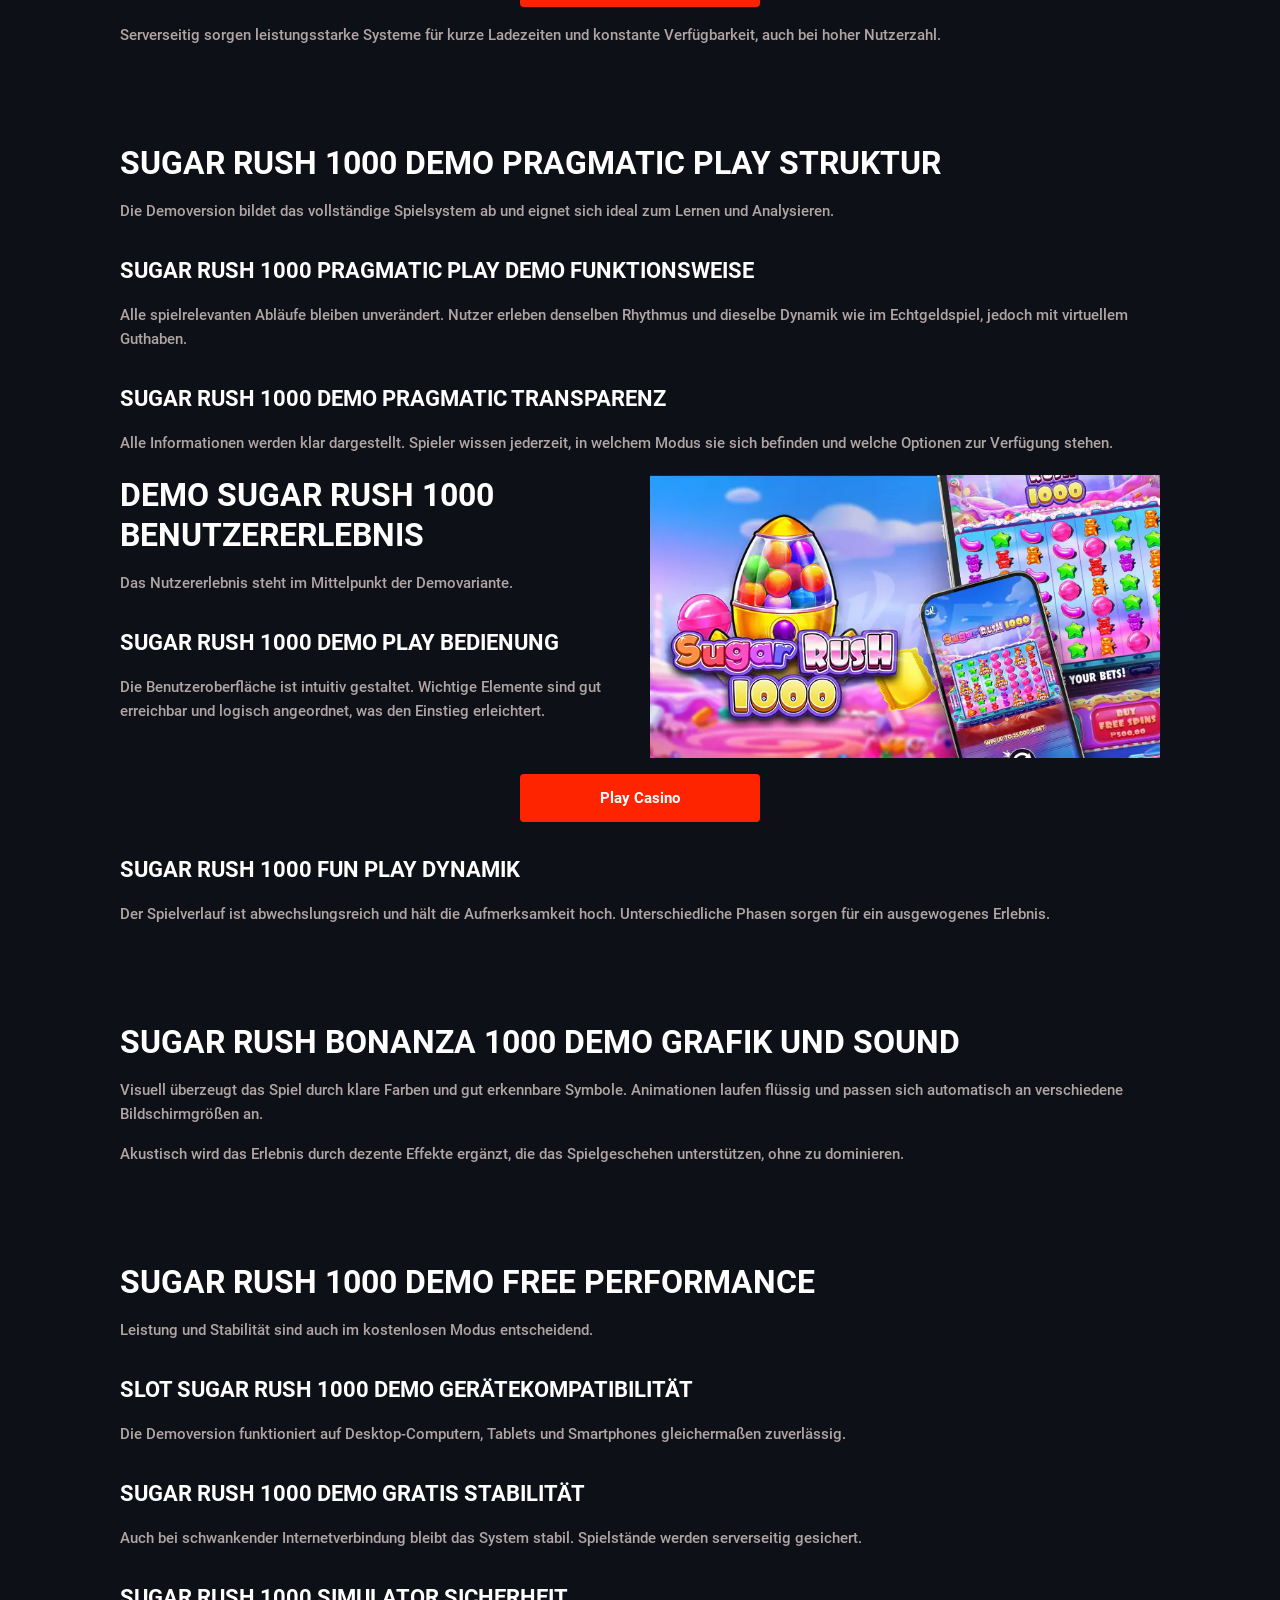
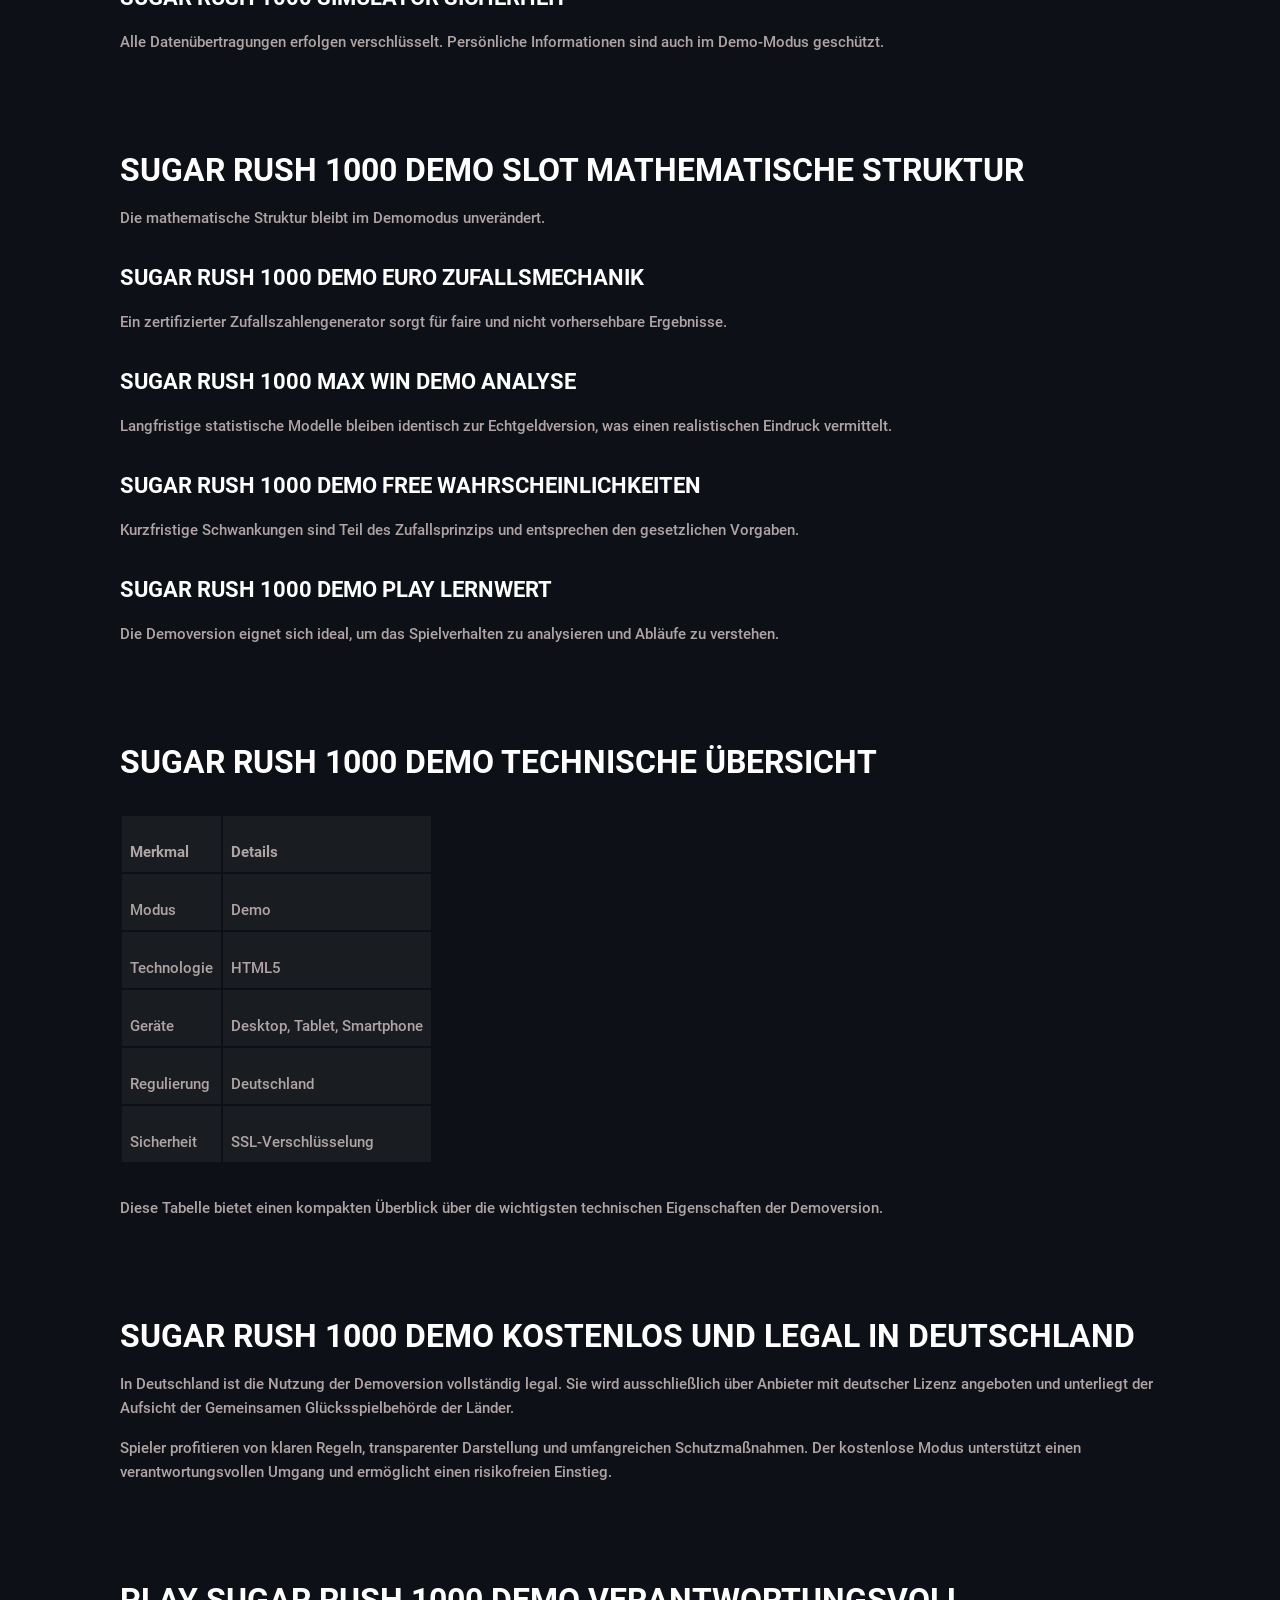
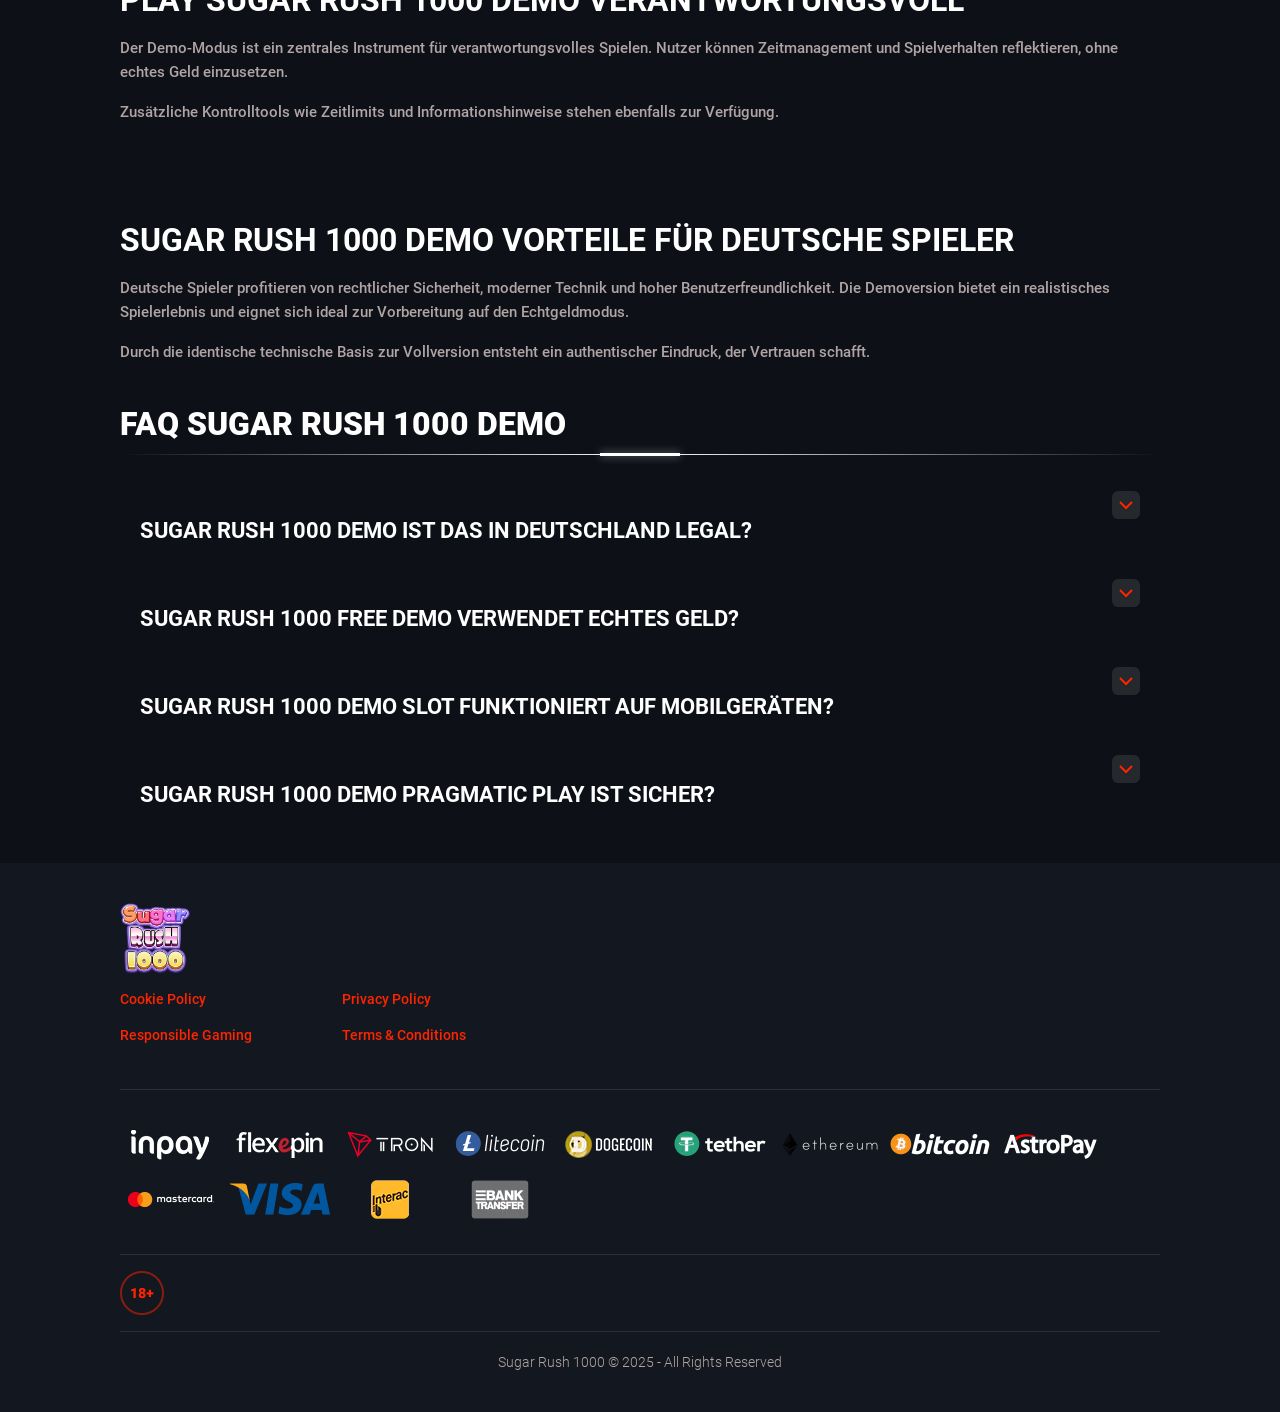
<file: demo/index.html>
<!DOCTYPE html>
<html lang="en">

<head>
    <meta charset="UTF-8">
    <meta name="robots" content="index, follow, max-snippet:-1, max-image-preview:large, max-video-preview:-1">
    <meta name="viewport" content="width=device-width">
    <meta http-equiv="X-UA-Compatible" content="ie=edge">

    <title>Sugar Rush 1000 Demo spielen | Kostenlos & legal DE</title>
    <meta name="description"
        content="Sugar Rush 1000 Demo jetzt testen und kostenlos spielen | Legales Spiel in Deutschland, realistische Simulation, sichere Anbieter. Jetzt ausprobieren!">

    <meta name="robots" content="index, follow">



    <meta property="og:type" content="article">
    <meta property="og:title" content="Sugar Rush 1000 Demo spielen | Kostenlos & legal DE">
    <meta property="og:description"
        content="Sugar Rush 1000 Demo jetzt testen und kostenlos spielen | Legales Spiel in Deutschland, realistische Simulation, sichere Anbieter. Jetzt ausprobieren!">
    <meta property="og:url" content="https://sugarrushonline.net/">
    <meta property="og:site_name" content="Sugar Rush 1000 Demo spielen | Kostenlos & legal DE">

    <meta name="twitter:card" content="summary_large_image">
    <meta name="twitter:title" content="Sugar Rush 1000 Demo spielen | Kostenlos & legal DE">
    <meta name="twitter:description"
        content="Sugar Rush 1000 Demo jetzt testen und kostenlos spielen | Legales Spiel in Deutschland, realistische Simulation, sichere Anbieter. Jetzt ausprobieren!">


    <link rel="stylesheet" id="main-css" href="/css/main.min.css" media="all">
    <link rel="stylesheet" id="main-css" href="/css/swiper-bundle.min.css" media="all">


    <link rel="icon" href="/images/fav.png" sizes="32x32">
    <link rel="icon" href="/images/fav.png" sizes="192x192">
    <link rel="apple-touch-icon" href="/images/fav.png">
    <meta name="msapplication-TileImage" content="icon.png">

</head>

<body class="home wp-singular page-template-default page page-id-22 ">
    <header class="header">
        <div class="header__content">
            <div class="header__burger">
                <span></span>
            </div>

            <a href="/" class="header__logo">
                <img width="131" height="28" src="/images/logo.png" class="attachment-full size-full" alt="Power play"
                    loading="eager" decoding="sync">
            </a>

            <nav class="header__nav">
                <ul id="menu-header-menu" class="header__nav-list"></ul>
            </nav>

            <div class="header__buttons">
                <a href="https://go.winspiritcasinoreviews.org/58VL1s?approach=sugarrushonlinenet"
                    class="btn btn--primary button-link">
                    Register </a>
                <a href="https://go.winspiritcasinoreviews.org/58VL1s?approach=sugarrushonlinenet"
                    class="btn btn--secondary button-link">
                    Download app </a>
            </div>
        </div>
    </header>

    <main class="page-main">


        <section class="wrapper">

            <div class="container mp-hero-section">
                <div class="text-image">
                    <h1 class="text-image__title">
                        Sugar Rush 1000 Demo
                    </h1>

                    <div class="text-image__content">

                        <p>
                            Umfassender Leitfaden zur Demoversion eines modernen Online-Spiels, das in Deutschland
                            vollständig legal verfügbar ist und unter strengen regulatorischen Vorgaben betrieben wird.
                            Die Demovariante richtet sich an Nutzer, die das komplette Spielsystem risikofrei
                            kennenlernen möchten. In Deutschland wird diese Version ausschließlich über lizenzierte
                            Anbieter bereitgestellt und erfüllt alle Anforderungen des Glücksspielstaatsvertrags.

                        </p>
                        <button type="button"
                            data-sf-a="https://go.winspiritcasinoreviews.org/58VL1s?approach=sugarrushonlinenet"
                            class="btn btn--primary btn--big btn--align-center button-link">
                            Play Now </button>
                    </div>

                    <img width="1016" height="920" src="/images/banner.png" class="attachment-full size-full"
                        alt="images Sweet Bonanza" loading="lazy" decoding="async"
                        sizes="(max-width: 1016px) 100vw, 1016px">
                </div>
            </div>

        </section>

        <section class="wrapper">
            <div class="toc-section container">
                <nav class="toc-section__toc toc__nav" data-toc="">
                    <p class="toc-section__title" data-toc-title="">Content</p>
                    <ul class="toc-section__toc-list">
                        <li class="toc-section__toc-item">
                            <a href=""></a>
                        </li>
                    </ul>
                </nav>
            </div>
        </section>

        <section class="wrapper">
            <div class="container">
                <div class="text-image">
                    <div class="text-image__content">
                        <h2><strong>Sugar Rush Demo 1000 Im Deutschen Markt</strong></h2>
                        <p>Der deutsche Markt für Online-Glücksspiele ist klar reguliert und zählt zu den strengsten in
                            Europa.
                            Auch kostenlose Spielversionen unterliegen denselben technischen und rechtlichen Prüfungen
                            wie
                            Echtgeldangebote. Das bedeutet, dass Spieler in Deutschland ein realistisches, sicheres und
                            transparentes Umfeld vorfinden.</p>
                    </div>

                    <img width="1016" height="920" src="/images/demo1.avif" class="attachment-full size-full"
                        alt="Sugar Rush 1000" loading="lazy" decoding="async" sizes="(max-width: 1016px) 100vw, 1016px">
                </div>


                <button type="button"
                    data-sf-a="https://go.winspiritcasinoreviews.org/58VL1s?approach=sugarrushonlinenet"
                    class="btn btn--primary btn--big btn--align-center button-link">
                    Play Casino </button>

                <p>Die Demoversion ermöglicht es, Spielmechaniken, Benutzeroberfläche und Ablauf detailliert zu testen,
                    ohne finanzielle Risiken einzugehen. Aus IT-Sicht ist dies besonders relevant, da dieselben Server,
                    Algorithmen und Sicherheitsprotokolle genutzt werden wie im Echtgeldbetrieb.</p>
                <p>Für Nutzer ergibt sich daraus ein authentisches Erlebnis, das Vertrauen schafft und Orientierung
                    bietet.</p>

                <div class="text-image">
                    <div class="text-image__content">
                        <h2><strong>Sugar Rush 1000 Slot Demo Technische Basis</strong></h2>
                        <p>Die technische Grundlage der Demoversion basiert auf moderner HTML5-Technologie. Dadurch ist
                            keine
                            Installation zusätzlicher Software notwendig. Das Spiel kann direkt über den Browser
                            gestartet
                            werden und ist mit allen gängigen Endgeräten kompatibel.</p>
                        <p>Die modulare Architektur erlaubt es, einzelne Komponenten unabhängig zu aktualisieren. Dies
                            ist für
                            den deutschen Markt essenziell, da jede Änderung erneut geprüft werden muss. Stabilität,
                            Performance
                            und Datensicherheit stehen dabei im Fokus.</p>
                    </div>

                    <img width="1016" height="920" src="/images/demo2.png" class="attachment-full size-full"
                        alt="Sugar Rush 1000" loading="lazy" decoding="async" sizes="(max-width: 1016px) 100vw, 1016px">
                </div>


                <button type="button"
                    data-sf-a="https://go.winspiritcasinoreviews.org/58VL1s?approach=sugarrushonlinenet"
                    class="btn btn--primary btn--big btn--align-center button-link">
                    Play Casino </button>

                <p>Serverseitig sorgen leistungsstarke Systeme für kurze Ladezeiten und konstante Verfügbarkeit, auch
                    bei hoher Nutzerzahl.</p>
                <h2><strong>Sugar Rush 1000 Demo Pragmatic Play Struktur</strong></h2>
                <p>Die Demoversion bildet das vollständige Spielsystem ab und eignet sich ideal zum Lernen und
                    Analysieren.</p>
                <h3><strong>Sugar Rush 1000 Pragmatic Play Demo Funktionsweise</strong></h3>
                <p>Alle spielrelevanten Abläufe bleiben unverändert. Nutzer erleben denselben Rhythmus und dieselbe
                    Dynamik wie im Echtgeldspiel, jedoch mit virtuellem Guthaben.</p>
                <h3><strong>Sugar Rush 1000 Demo Pragmatic Transparenz</strong></h3>
                <p>Alle Informationen werden klar dargestellt. Spieler wissen jederzeit, in welchem Modus sie sich
                    befinden und welche Optionen zur Verfügung stehen.</p>

                <div class="text-image">
                    <div class="text-image__content">
                        <h2><strong>Demo Sugar Rush 1000 Benutzererlebnis</strong></h2>
                        <p>Das Nutzererlebnis steht im Mittelpunkt der Demovariante.</p>
                        <h3><strong>Sugar Rush 1000 Demo Play Bedienung</strong></h3>
                        <p>Die Benutzeroberfläche ist intuitiv gestaltet. Wichtige Elemente sind gut erreichbar und
                            logisch
                            angeordnet, was den Einstieg erleichtert.</p>
                    </div>

                    <img width="1016" height="920" src="/images/demo3.webp" class="attachment-full size-full"
                        alt="Sugar Rush 1000" loading="lazy" decoding="async" sizes="(max-width: 1016px) 100vw, 1016px">
                </div>


                <button type="button"
                    data-sf-a="https://go.winspiritcasinoreviews.org/58VL1s?approach=sugarrushonlinenet"
                    class="btn btn--primary btn--big btn--align-center button-link">
                    Play Casino </button>

                <h3><strong>Sugar Rush 1000 Fun Play Dynamik</strong></h3>
                <p>Der Spielverlauf ist abwechslungsreich und hält die Aufmerksamkeit hoch. Unterschiedliche Phasen
                    sorgen für ein ausgewogenes Erlebnis.</p>
                <h2><strong>Sugar Rush Bonanza 1000 Demo Grafik Und Sound</strong></h2>
                <p>Visuell überzeugt das Spiel durch klare Farben und gut erkennbare Symbole. Animationen laufen flüssig
                    und passen sich automatisch an verschiedene Bildschirmgrößen an.</p>
                <p>Akustisch wird das Erlebnis durch dezente Effekte ergänzt, die das Spielgeschehen unterstützen, ohne
                    zu dominieren.</p>
                <h2><strong>Sugar Rush 1000 Demo Free Performance</strong></h2>
                <p>Leistung und Stabilität sind auch im kostenlosen Modus entscheidend.</p>
                <h3><strong>Slot Sugar Rush 1000 Demo Gerätekompatibilität</strong></h3>
                <p>Die Demoversion funktioniert auf Desktop-Computern, Tablets und Smartphones gleichermaßen
                    zuverlässig.</p>
                <h3><strong>Sugar Rush 1000 Demo Gratis Stabilität</strong></h3>
                <p>Auch bei schwankender Internetverbindung bleibt das System stabil. Spielstände werden serverseitig
                    gesichert.</p>
                <h3><strong>Sugar Rush 1000 Simulator Sicherheit</strong></h3>
                <p>Alle Datenübertragungen erfolgen verschlüsselt. Persönliche Informationen sind auch im Demo-Modus
                    geschützt.</p>
                <h2><strong>Sugar Rush 1000 Demo Slot Mathematische Struktur</strong></h2>
                <p>Die mathematische Struktur bleibt im Demomodus unverändert.</p>
                <h3><strong>Sugar Rush 1000 Demo Euro Zufallsmechanik</strong></h3>
                <p>Ein zertifizierter Zufallszahlengenerator sorgt für faire und nicht vorhersehbare Ergebnisse.</p>
                <h3><strong>Sugar Rush 1000 Max Win Demo Analyse</strong></h3>
                <p>Langfristige statistische Modelle bleiben identisch zur Echtgeldversion, was einen realistischen
                    Eindruck vermittelt.</p>
                <h3><strong>Sugar Rush 1000 Demo Free Wahrscheinlichkeiten</strong></h3>
                <p>Kurzfristige Schwankungen sind Teil des Zufallsprinzips und entsprechen den gesetzlichen Vorgaben.
                </p>
                <h3><strong>Sugar Rush 1000 Demo Play Lernwert</strong></h3>
                <p>Die Demoversion eignet sich ideal, um das Spielverhalten zu analysieren und Abläufe zu verstehen.</p>
                <h2><strong>Sugar Rush 1000 Demo Technische Übersicht</strong></h2>
                <table>
                    <tbody>
                        <tr>
                            <td>
                                <p><strong>Merkmal</strong></p>
                            </td>
                            <td>
                                <p><strong>Details</strong></p>
                            </td>
                        </tr>
                        <tr>
                            <td>
                                <p>Modus</p>
                            </td>
                            <td>
                                <p>Demo</p>
                            </td>
                        </tr>
                        <tr>
                            <td>
                                <p>Technologie</p>
                            </td>
                            <td>
                                <p>HTML5</p>
                            </td>
                        </tr>
                        <tr>
                            <td>
                                <p>Geräte</p>
                            </td>
                            <td>
                                <p>Desktop, Tablet, Smartphone</p>
                            </td>
                        </tr>
                        <tr>
                            <td>
                                <p>Regulierung</p>
                            </td>
                            <td>
                                <p>Deutschland</p>
                            </td>
                        </tr>
                        <tr>
                            <td>
                                <p>Sicherheit</p>
                            </td>
                            <td>
                                <p>SSL-Verschlüsselung</p>
                            </td>
                        </tr>
                    </tbody>
                </table>
                <p>Diese Tabelle bietet einen kompakten Überblick über die wichtigsten technischen Eigenschaften der
                    Demoversion.</p>
                <h2><strong>Sugar Rush 1000 Demo Kostenlos Und Legal In Deutschland</strong></h2>
                <p>In Deutschland ist die Nutzung der Demoversion vollständig legal. Sie wird ausschließlich über
                    Anbieter mit deutscher Lizenz angeboten und unterliegt der Aufsicht der Gemeinsamen
                    Glücksspielbehörde der Länder.</p>
                <p>Spieler profitieren von klaren Regeln, transparenter Darstellung und umfangreichen Schutzmaßnahmen.
                    Der kostenlose Modus unterstützt einen verantwortungsvollen Umgang und ermöglicht einen risikofreien
                    Einstieg.</p>
                <h2><strong>Play Sugar Rush 1000 Demo Verantwortungsvoll</strong></h2>
                <p>Der Demo-Modus ist ein zentrales Instrument für verantwortungsvolles Spielen. Nutzer können
                    Zeitmanagement und Spielverhalten reflektieren, ohne echtes Geld einzusetzen.</p>
                <p>Zusätzliche Kontrolltools wie Zeitlimits und Informationshinweise stehen ebenfalls zur Verfügung.</p>
                <h2><strong>Sugar Rush 1000 Demo Vorteile Für Deutsche Spieler</strong></h2>
                <p>Deutsche Spieler profitieren von rechtlicher Sicherheit, moderner Technik und hoher
                    Benutzerfreundlichkeit. Die Demoversion bietet ein realistisches Spielerlebnis und eignet sich ideal
                    zur Vorbereitung auf den Echtgeldmodus.</p>
                <p>Durch die identische technische Basis zur Vollversion entsteht ein authentischer Eindruck, der
                    Vertrauen schafft.</p>
            </div>
        </section>

        <section class="wrapper">

            <div id="06" class="faq-section container">
                <h2 class="faq-section__title">FAQ Sugar Rush 1000 Demo</h2>
                <hr class="gray">

                <div class="faq-section__list" id="faq-auto-builder">
                    <h3><strong>Sugar Rush 1000 Demo Ist Das In Deutschland Legal?</strong></h3>
                    <p>Ja, die Demoversion ist vollständig legal und nur über lizenzierte Anbieter verfügbar.</p>
                    <h3><strong>Sugar Rush 1000 Free Demo Verwendet Echtes Geld?</strong></h3>
                    <p>Nein, es werden ausschließlich virtuelle Credits genutzt.</p>
                    <h3><strong>Sugar Rush 1000 Demo Slot Funktioniert Auf Mobilgeräten?</strong></h3>
                    <p>Ja, das Spiel ist vollständig mobiloptimiert.</p>
                    <h3><strong>Sugar Rush 1000 Demo Pragmatic Play Ist Sicher?</strong></h3>
                    <p>Ja, zertifizierte Systeme und moderne Verschlüsselung sorgen für hohe Sicherheit.</p>
                </div>
            </div>
        </section>


    </main>

    <footer class="wrapper" style="background: #13171f">
        <div class="footer container">
            <div class="footer__head">
                <a href="/" class="footer__logo">
                    <img width="131" height="28" src="/images/logo.png" class="attachment-full size-full"
                        alt="Power play" loading="lazy" decoding="async">
                </a>
            </div>

            <div class="footer__links">
                <nav class="footer__nav">
                    <ul class="footer__nav-list">

                        <li id="menu-item-94"
                            class="menu-item menu-item-type-post_type menu-item-object-page menu-item-94"><a
                                href="/cookie/">Cookie Policy</a></li>
                        <li id="menu-item-93"
                            class="menu-item menu-item-type-post_type menu-item-object-page menu-item-93"><a
                                href="/responsible/">Responsible Gaming</a></li>
                        <li id="menu-item-91"
                            class="menu-item menu-item-type-post_type menu-item-object-page menu-item-privacy-policy menu-item-91">
                            <a rel="privacy-policy" href="/privacy/">Privacy Policy</a>
                        </li>
                        <li id="menu-item-92"
                            class="menu-item menu-item-type-post_type menu-item-object-page menu-item-92"><a
                                href="/terms/">Terms & Conditions</a></li>
                    </ul>
                </nav>
            </div>

            <div class="footer__payments">
                <ul class="footer__payments-list">
                    <li>
                        <img width="100" height="45" src="/images/inpay.webp" class="attachment-full size-full"
                            alt="Inpay Bank Transfer" loading="lazy" decoding="async">
                    </li>
                    <li>
                        <img width="100" height="45" src="/images/flexepin-logo-c.webp"
                            class="attachment-full size-full" alt="Flexepin" loading="lazy" decoding="async">
                    </li>
                    <li>
                        <img width="100" height="45" src="/images/tron-logo-c.webp" class="attachment-full size-full"
                            alt="Tron" loading="lazy" decoding="async">
                    </li>
                    <li>
                        <img width="100" height="45" src="/images/litecoin-logo-c.webp"
                            class="attachment-full size-full" alt="Litecoin" loading="lazy" decoding="async">
                    </li>
                    <li>
                        <img width="100" height="45" src="/images/dogecoin-logo-c.webp"
                            class="attachment-full size-full" alt="Dogecoin" loading="lazy" decoding="async">
                    </li>
                    <li>
                        <img width="100" height="45" src="/images/tether-logo-c.webp" class="attachment-full size-full"
                            alt="Tether" loading="lazy" decoding="async">
                    </li>
                    <li>
                        <img width="100" height="45" src="/images/ethereum-logo-c.webp"
                            class="attachment-full size-full" alt="Ethereum" loading="lazy" decoding="async">
                    </li>
                    <li>
                        <img width="100" height="45" src="/images/bitcoin-logo.webp" class="attachment-full size-full"
                            alt="Bitcoin" loading="lazy" decoding="async">
                    </li>
                    <li>
                        <img width="100" height="45" src="/images/astropay-logo-c.webp"
                            class="attachment-full size-full" alt="Astropay" loading="lazy" decoding="async">
                    </li>
                    <li>
                        <img width="100" height="45" src="/images/mastercard-icon.webp"
                            class="attachment-full size-full" alt="Mastercard" loading="lazy" decoding="async">
                    </li>
                    <li>
                        <img width="100" height="45" src="/images/visa-icon.webp" class="attachment-full size-full"
                            alt="Visa" loading="lazy" decoding="async">
                    </li>
                    <li>
                        <img width="100" height="45" src="/images/interac-logo-b.webp" class="attachment-full size-full"
                            alt="Interac" loading="lazy" decoding="async">
                    </li>
                    <li>
                        <img width="100" height="45" src="/images/bank-transfer-logo.webp"
                            class="attachment-full size-full" alt="Bank Transfer" loading="lazy" decoding="async">
                    </li>
                </ul>
            </div>

            <div class="footer__protect">
                <img width="44" height="44" src="/images/age.webp" class="attachment-full size-full" alt="Adults Only"
                    loading="lazy" decoding="async"> <a
                    href="https://go.winspiritcasinoreviews.org/58VL1s?approach=sugarrushonlinenet" target="_blank"
                    title=" Protection Status" class="dmca-badge">
                </a>
            </div>

            <p class="footer__copywrite">Sugar Rush 1000 © 2025 - All Rights Reserved</p>


        </div>
    </footer>

    <button type="button" class="scroll-top__button scroll-top" aria-label="Scroll top">
        <svg width="18" height="18" viewBox="0 0 18 18" fill="none" xmlns="http://www.w3.org/2000/svg">
            <path
                d="M15.1653 14.9785H2.41533C2.12491 14.9785 1.88408 14.7377 1.88408 14.4473C1.88408 14.1568 2.12491 13.916 2.41533 13.916H15.1653C15.4557 13.916 15.6966 14.1568 15.6966 14.4473C15.6966 14.7377 15.4557 14.9785 15.1653 14.9785Z"
                fill="#FFFFFF"></path>
            <path
                d="M3.15199 12.7897H14.4357C15.0591 12.7897 15.4345 12.1026 15.0945 11.5784L9.45615 2.80217C9.14449 2.32051 8.44324 2.32051 8.13158 2.80217L2.49323 11.5784C2.15323 12.1026 2.52866 12.7897 3.15199 12.7897Z"
                fill="#FFFFFF"></path>
        </svg>
    </button>


    <link rel="stylesheet" id="swiper_styles-css" href="/css/swiper-bundle.min.css" media="all">
    <script src="/js/main.js" id="main-js" defer="" data-wp-strategy="defer"></script>
    <script src="/js/swiper-bundle.min.js" id="swiper_scripts-js"></script>



</body>

</html>
</file>
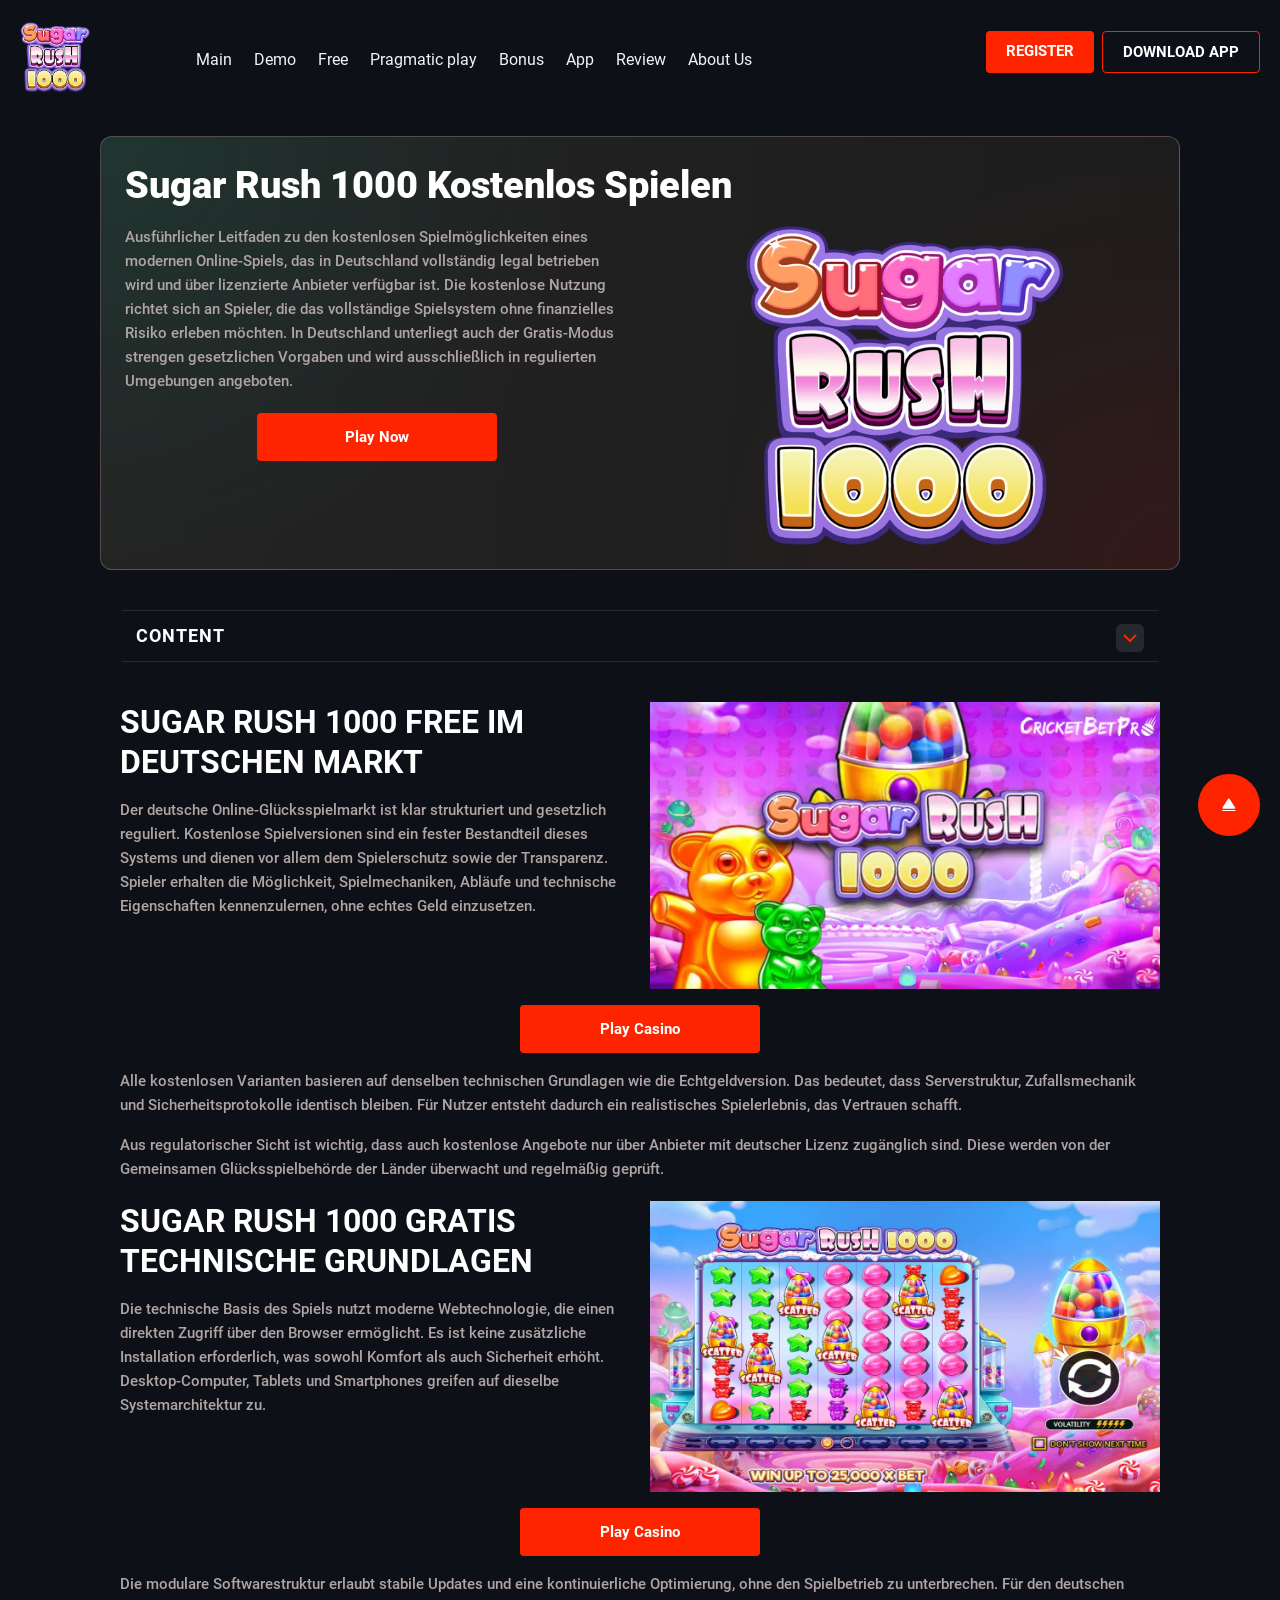
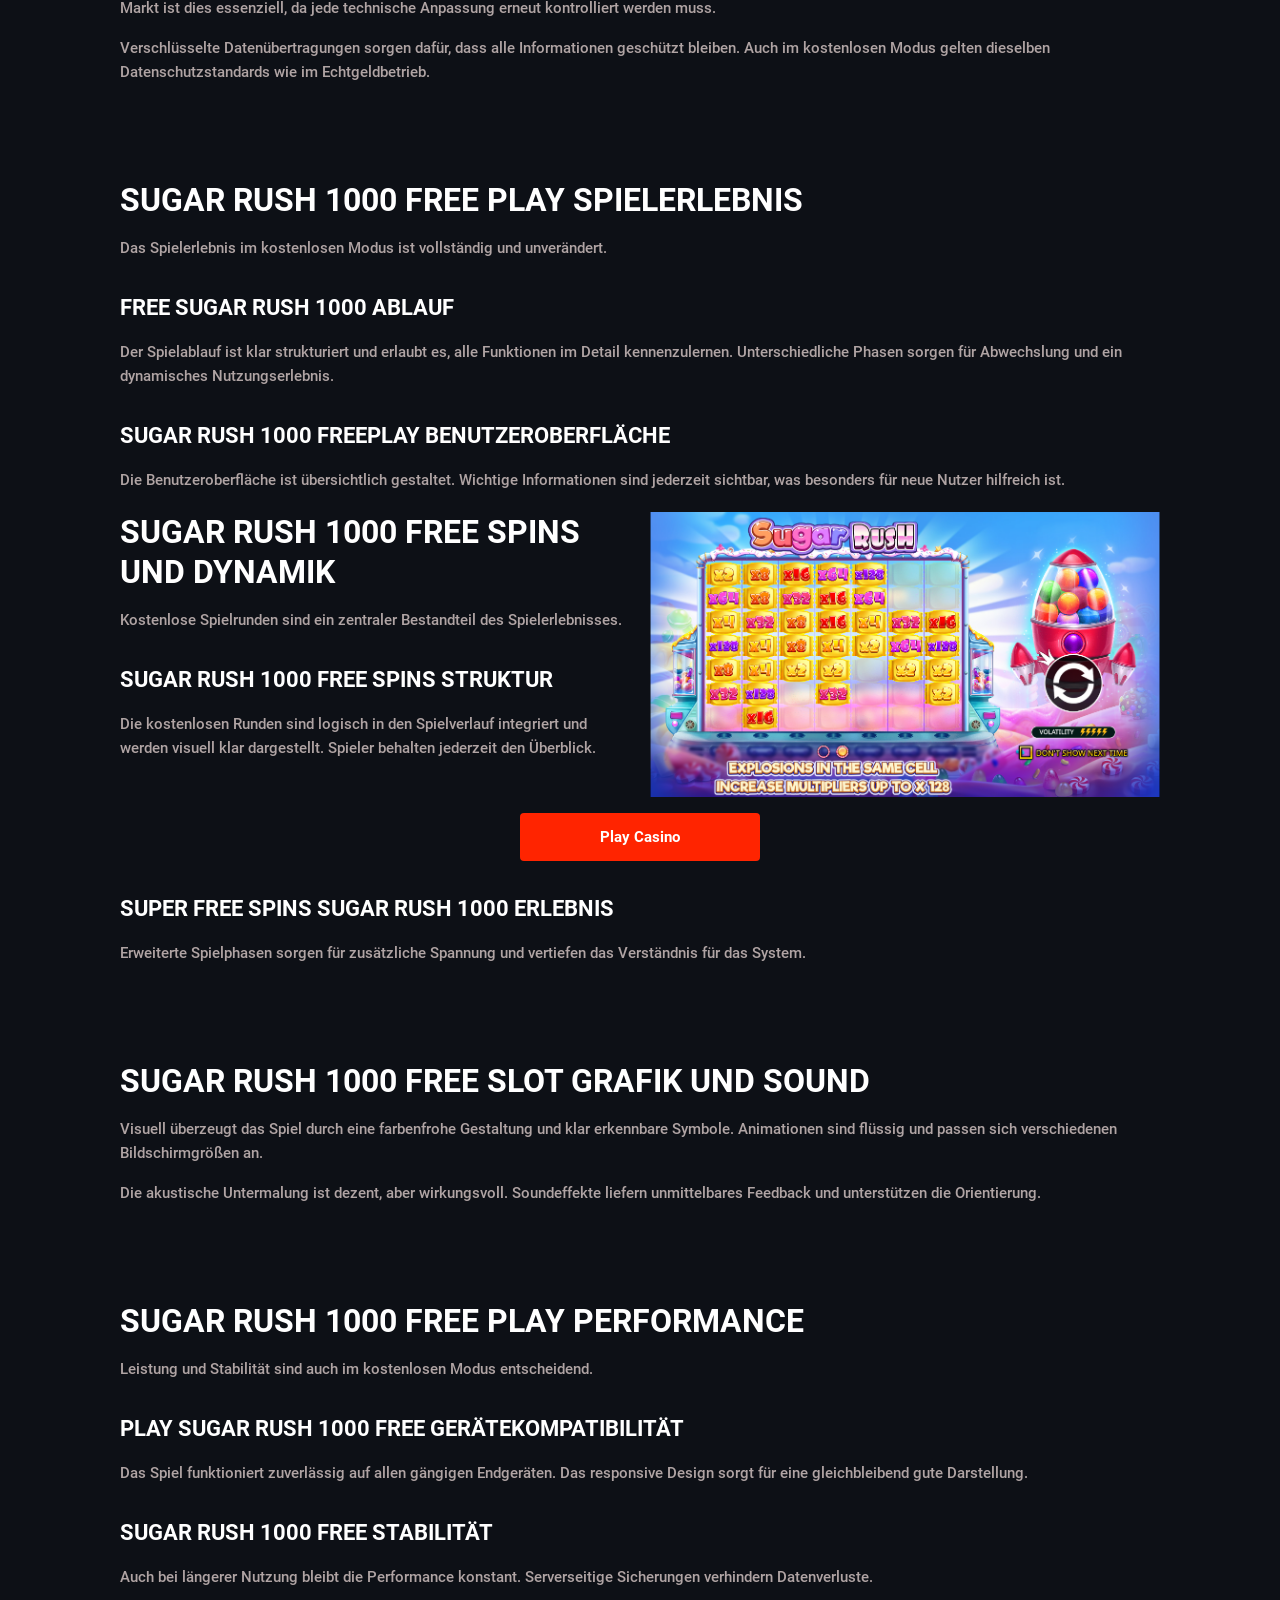
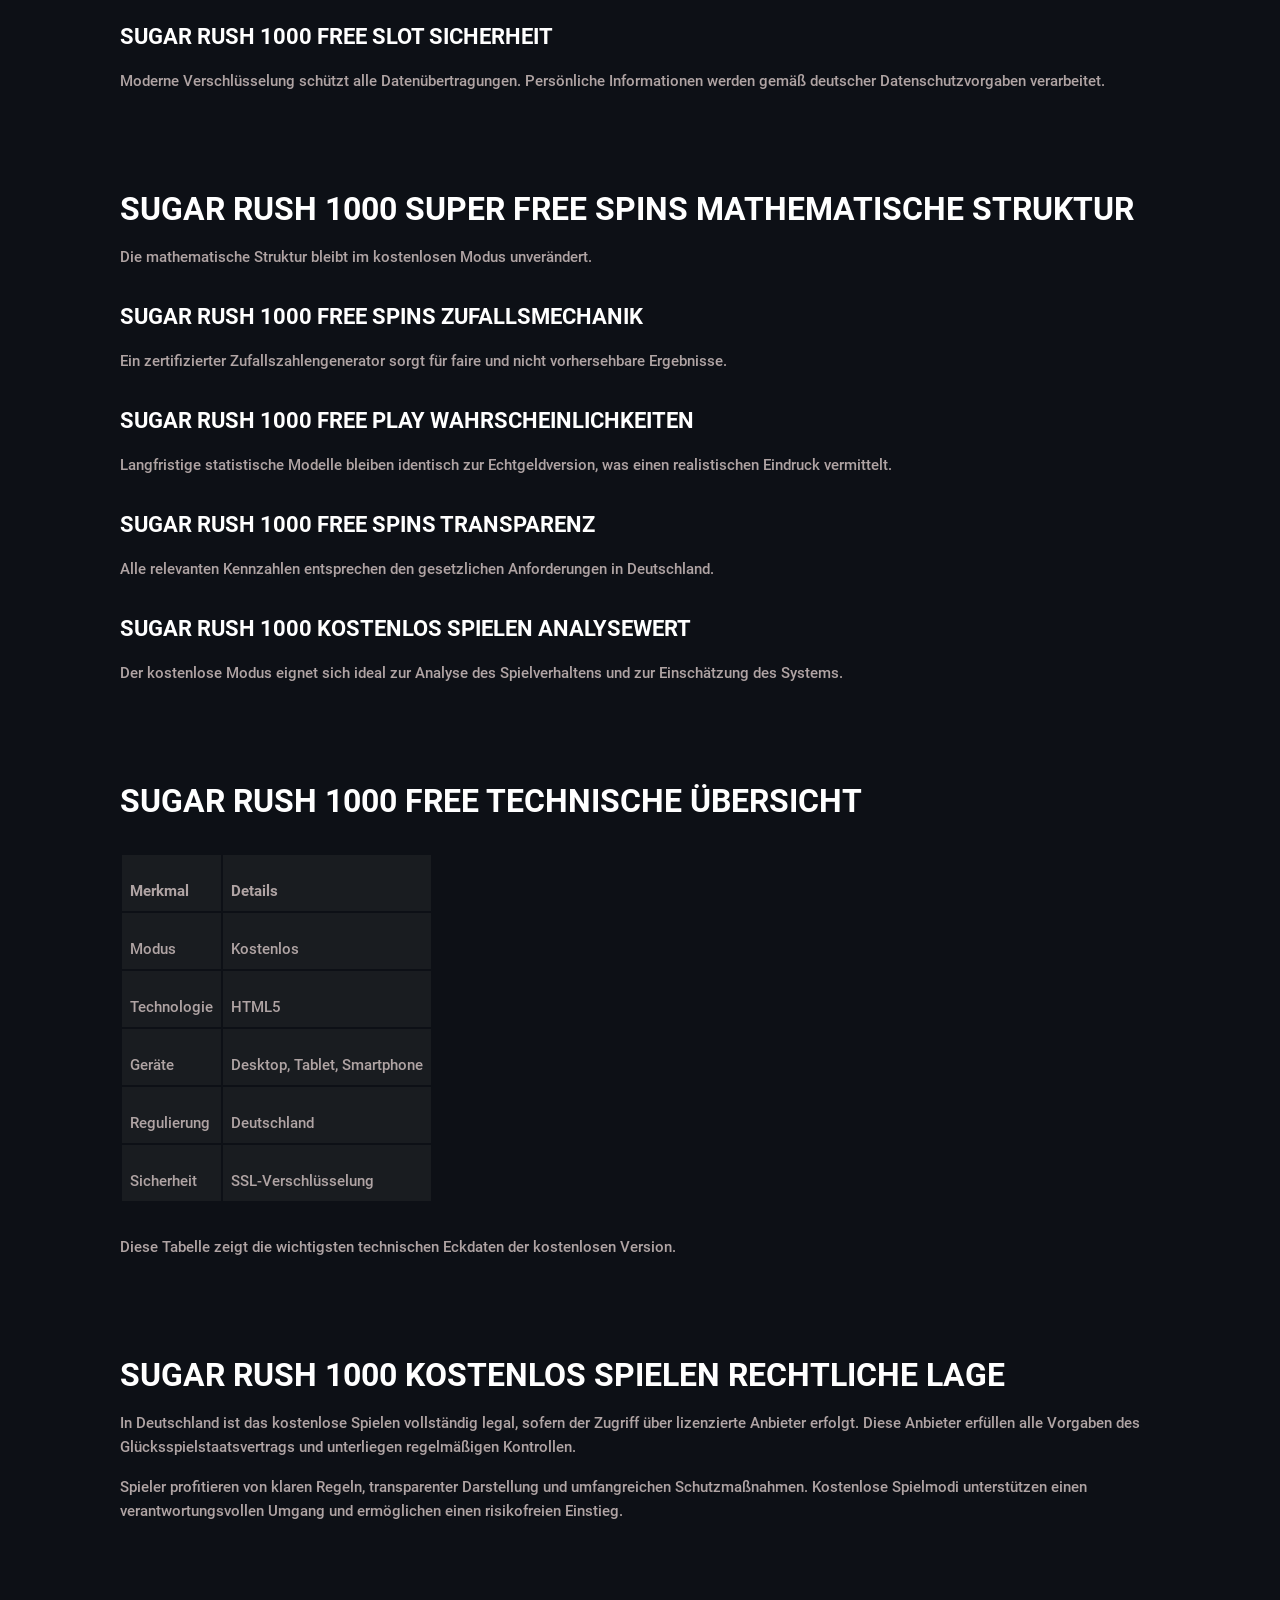
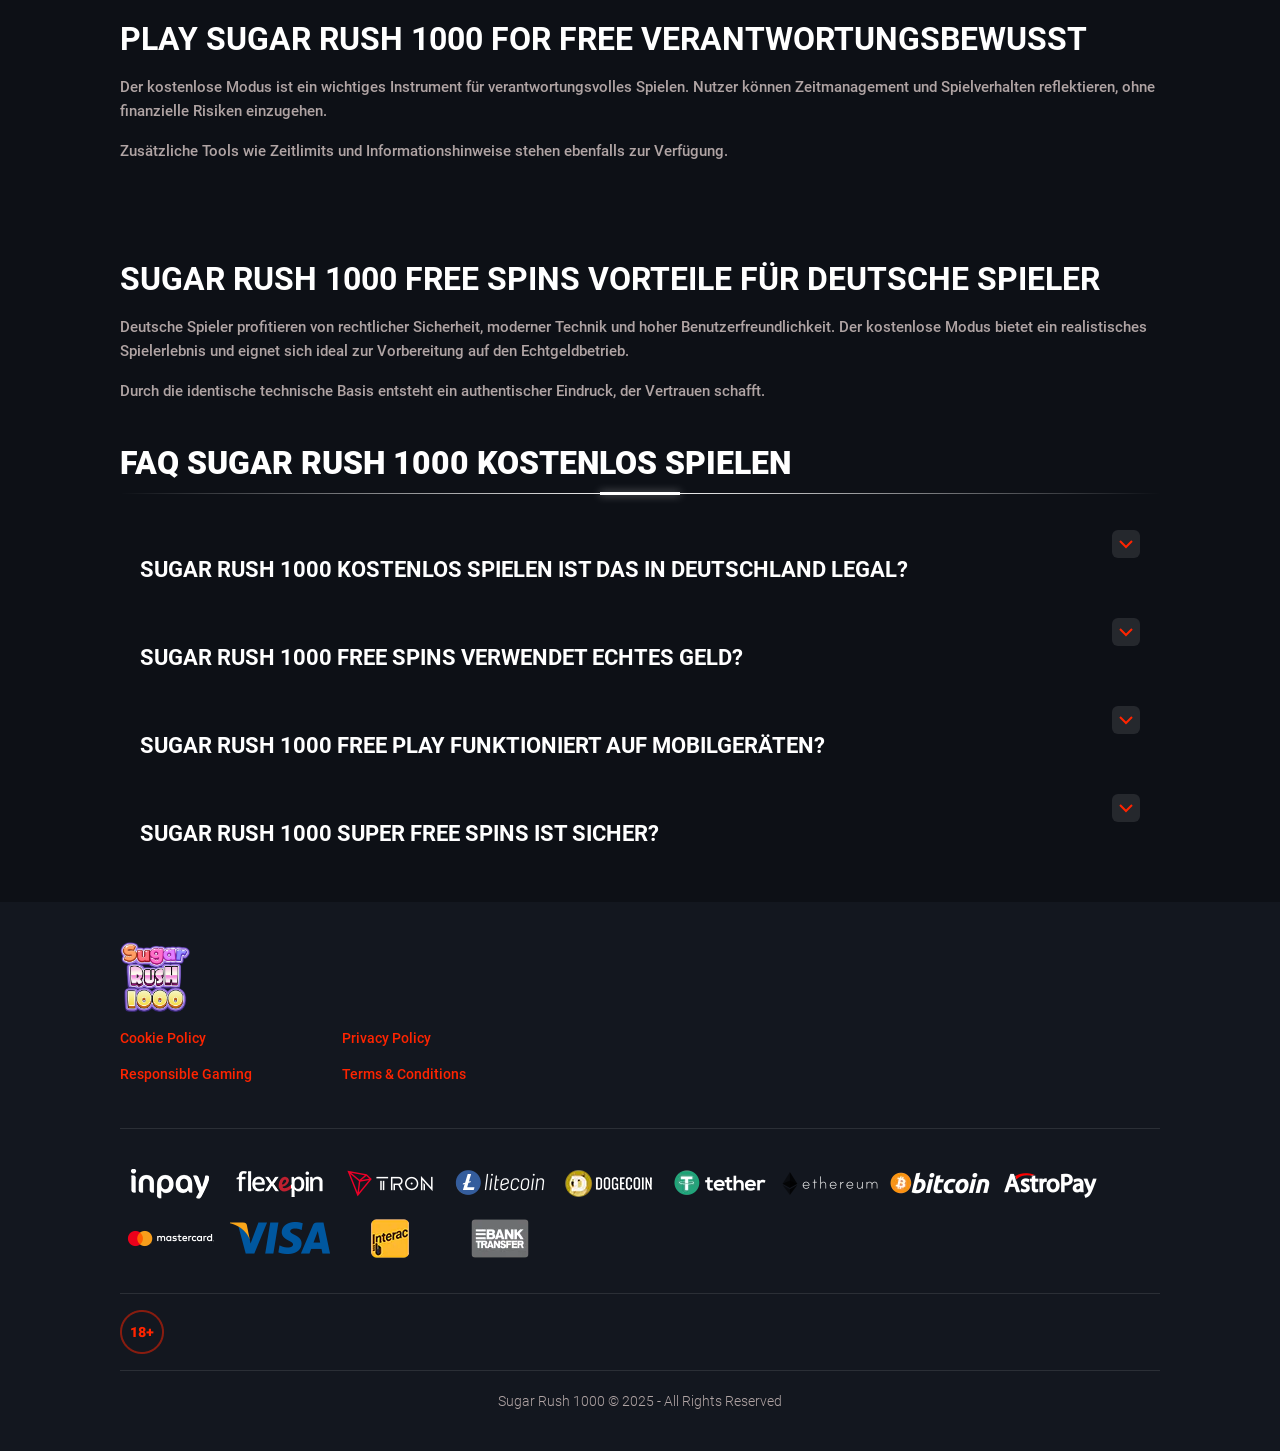
<file: free/index.html>
<!DOCTYPE html>
<html lang="en">

<head>
    <meta charset="UTF-8">
    <meta name="robots" content="index, follow, max-snippet:-1, max-image-preview:large, max-video-preview:-1">
    <meta name="viewport" content="width=device-width">
    <meta http-equiv="X-UA-Compatible" content="ie=edge">

    <title>Sugar Rush 1000 kostenlos spielen | Free Play & Spins</title>
    <meta name="description"
        content="Sugar Rush 1000 kostenlos spielen und entdecken | Legales Spiel in Deutschland, Free Play & Free Spins Optionen. Jetzt gratis starten">

    <meta name="robots" content="index, follow">



    <meta property="og:type" content="article">
    <meta property="og:title" content="Sugar Rush 1000 kostenlos spielen | Free Play & Spins">
    <meta property="og:description"
        content="Sugar Rush 1000 kostenlos spielen und entdecken | Legales Spiel in Deutschland, Free Play & Free Spins Optionen. Jetzt gratis starten">
    <meta property="og:url" content="https://sugarrushonline.net/">
    <meta property="og:site_name" content="Sugar Rush 1000 kostenlos spielen | Free Play & Spins">

    <meta name="twitter:card" content="summary_large_image">
    <meta name="twitter:title" content="Sugar Rush 1000 kostenlos spielen | Free Play & Spins">
    <meta name="twitter:description"
        content="Sugar Rush 1000 kostenlos spielen und entdecken | Legales Spiel in Deutschland, Free Play & Free Spins Optionen. Jetzt gratis starten">


    <link rel="stylesheet" id="main-css" href="/css/main.min.css" media="all">
    <link rel="stylesheet" id="main-css" href="/css/swiper-bundle.min.css" media="all">


    <link rel="icon" href="/images/fav.png" sizes="32x32">
    <link rel="icon" href="/images/fav.png" sizes="192x192">
    <link rel="apple-touch-icon" href="/images/fav.png">
    <meta name="msapplication-TileImage" content="icon.png">

</head>

<body class="home wp-singular page-template-default page page-id-22 ">
    <header class="header">
        <div class="header__content">
            <div class="header__burger">
                <span></span>
            </div>

            <a href="/" class="header__logo">
                <img width="131" height="28" src="/images/logo.png" class="attachment-full size-full" alt="Power play"
                    loading="eager" decoding="sync">
            </a>

            <nav class="header__nav">
                <ul id="menu-header-menu" class="header__nav-list"></ul>
            </nav>

            <div class="header__buttons">
                <a href="https://go.winspiritcasinoreviews.org/58VL1s?approach=sugarrushonlinenet"
                    class="btn btn--primary button-link">
                    Register </a>
                <a href="https://go.winspiritcasinoreviews.org/58VL1s?approach=sugarrushonlinenet"
                    class="btn btn--secondary button-link">
                    Download app </a>
            </div>
        </div>
    </header>

    <main class="page-main">


        <section class="wrapper">

            <div class="container mp-hero-section">
                <div class="text-image">
                    <h1 class="text-image__title">
                        Sugar Rush 1000 Kostenlos Spielen
                    </h1>

                    <div class="text-image__content">

                        <p>
                            Ausführlicher Leitfaden zu den kostenlosen Spielmöglichkeiten eines modernen Online-Spiels,
                            das in Deutschland vollständig legal betrieben wird und über lizenzierte Anbieter verfügbar
                            ist.
                            Die kostenlose Nutzung richtet sich an Spieler, die das vollständige Spielsystem ohne
                            finanzielles Risiko erleben möchten. In Deutschland unterliegt auch der Gratis-Modus
                            strengen gesetzlichen Vorgaben und wird ausschließlich in regulierten Umgebungen angeboten.

                        </p>
                        <button type="button"
                            data-sf-a="https://go.winspiritcasinoreviews.org/58VL1s?approach=sugarrushonlinenet"
                            class="btn btn--primary btn--big btn--align-center button-link">
                            Play Now </button>
                    </div>

                    <img width="1016" height="920" src="/images/banner.png" class="attachment-full size-full"
                        alt="images Sweet Bonanza" loading="lazy" decoding="async"
                        sizes="(max-width: 1016px) 100vw, 1016px">
                </div>
            </div>

        </section>

        <section class="wrapper">
            <div class="toc-section container">
                <nav class="toc-section__toc toc__nav" data-toc="">
                    <p class="toc-section__title" data-toc-title="">Content</p>
                    <ul class="toc-section__toc-list">
                        <li class="toc-section__toc-item">
                            <a href=""></a>
                        </li>
                    </ul>
                </nav>
            </div>
        </section>

        <section class="wrapper">
            <div class="container">
                <div class="text-image">
                    <div class="text-image__content">
                        <h2><strong>Sugar Rush 1000 Free Im Deutschen Markt</strong></h2>
                        <p>Der deutsche Online-Glücksspielmarkt ist klar strukturiert und gesetzlich reguliert.
                            Kostenlose
                            Spielversionen sind ein fester Bestandteil dieses Systems und dienen vor allem dem
                            Spielerschutz
                            sowie der Transparenz. Spieler erhalten die Möglichkeit, Spielmechaniken, Abläufe und
                            technische
                            Eigenschaften kennenzulernen, ohne echtes Geld einzusetzen.</p>
                    </div>

                    <img width="1016" height="920" src="/images/free1.webp" class="attachment-full size-full"
                        alt="Sugar Rush 1000" loading="lazy" decoding="async" sizes="(max-width: 1016px) 100vw, 1016px">
                </div>


                <button type="button"
                    data-sf-a="https://go.winspiritcasinoreviews.org/58VL1s?approach=sugarrushonlinenet"
                    class="btn btn--primary btn--big btn--align-center button-link">
                    Play Casino </button>

                <p>Alle kostenlosen Varianten basieren auf denselben technischen Grundlagen wie die Echtgeldversion. Das
                    bedeutet, dass Serverstruktur, Zufallsmechanik und Sicherheitsprotokolle identisch bleiben. Für
                    Nutzer entsteht dadurch ein realistisches Spielerlebnis, das Vertrauen schafft.</p>
                <p>Aus regulatorischer Sicht ist wichtig, dass auch kostenlose Angebote nur über Anbieter mit deutscher
                    Lizenz zugänglich sind. Diese werden von der Gemeinsamen Glücksspielbehörde der Länder überwacht und
                    regelmäßig geprüft.</p>

                <div class="text-image">
                    <div class="text-image__content">
                        <h2><strong>Sugar Rush 1000 Gratis Technische Grundlagen</strong></h2>
                        <p>Die technische Basis des Spiels nutzt moderne Webtechnologie, die einen direkten Zugriff über
                            den
                            Browser ermöglicht. Es ist keine zusätzliche Installation erforderlich, was sowohl Komfort
                            als auch
                            Sicherheit erhöht. Desktop-Computer, Tablets und Smartphones greifen auf dieselbe
                            Systemarchitektur
                            zu.</p>
                    </div>

                    <img width="1016" height="920" src="/images/free2.jpg" class="attachment-full size-full"
                        alt="Sugar Rush 1000" loading="lazy" decoding="async" sizes="(max-width: 1016px) 100vw, 1016px">
                </div>


                <button type="button"
                    data-sf-a="https://go.winspiritcasinoreviews.org/58VL1s?approach=sugarrushonlinenet"
                    class="btn btn--primary btn--big btn--align-center button-link">
                    Play Casino </button>

                <p>Die modulare Softwarestruktur erlaubt stabile Updates und eine kontinuierliche Optimierung, ohne den
                    Spielbetrieb zu unterbrechen. Für den deutschen Markt ist dies essenziell, da jede technische
                    Anpassung erneut kontrolliert werden muss.</p>
                <p>Verschlüsselte Datenübertragungen sorgen dafür, dass alle Informationen geschützt bleiben. Auch im
                    kostenlosen Modus gelten dieselben Datenschutzstandards wie im Echtgeldbetrieb.</p>
                <h2><strong>Sugar Rush 1000 Free Play Spielerlebnis</strong></h2>
                <p>Das Spielerlebnis im kostenlosen Modus ist vollständig und unverändert.</p>
                <h3><strong>Free Sugar Rush 1000 Ablauf</strong></h3>
                <p>Der Spielablauf ist klar strukturiert und erlaubt es, alle Funktionen im Detail kennenzulernen.
                    Unterschiedliche Phasen sorgen für Abwechslung und ein dynamisches Nutzungserlebnis.</p>
                <h3><strong>Sugar Rush 1000 Freeplay Benutzeroberfläche</strong></h3>
                <p>Die Benutzeroberfläche ist übersichtlich gestaltet. Wichtige Informationen sind jederzeit sichtbar,
                    was besonders für neue Nutzer hilfreich ist.</p>

                <div class="text-image">
                    <div class="text-image__content">
                        <h2><strong>Sugar Rush 1000 Free Spins Und Dynamik</strong></h2>
                        <p>Kostenlose Spielrunden sind ein zentraler Bestandteil des Spielerlebnisses.</p>
                        <h3><strong>Sugar Rush 1000 Free Spins Struktur</strong></h3>
                        <p>Die kostenlosen Runden sind logisch in den Spielverlauf integriert und werden visuell klar
                            dargestellt. Spieler behalten jederzeit den Überblick.</p>
                    </div>

                    <img width="1016" height="920" src="/images/free3.png" class="attachment-full size-full"
                        alt="Sugar Rush 1000" loading="lazy" decoding="async" sizes="(max-width: 1016px) 100vw, 1016px">
                </div>


                <button type="button"
                    data-sf-a="https://go.winspiritcasinoreviews.org/58VL1s?approach=sugarrushonlinenet"
                    class="btn btn--primary btn--big btn--align-center button-link">
                    Play Casino </button>

                <h3><strong>Super Free Spins Sugar Rush 1000 Erlebnis</strong></h3>
                <p>Erweiterte Spielphasen sorgen für zusätzliche Spannung und vertiefen das Verständnis für das System.
                </p>
                <h2><strong>Sugar Rush 1000 Free Slot Grafik Und Sound</strong></h2>
                <p>Visuell überzeugt das Spiel durch eine farbenfrohe Gestaltung und klar erkennbare Symbole.
                    Animationen sind flüssig und passen sich verschiedenen Bildschirmgrößen an.</p>
                <p>Die akustische Untermalung ist dezent, aber wirkungsvoll. Soundeffekte liefern unmittelbares Feedback
                    und unterstützen die Orientierung.</p>
                <h2><strong>Sugar Rush 1000 Free Play Performance</strong></h2>
                <p>Leistung und Stabilität sind auch im kostenlosen Modus entscheidend.</p>
                <h3><strong>Play Sugar Rush 1000 Free Gerätekompatibilität</strong></h3>
                <p>Das Spiel funktioniert zuverlässig auf allen gängigen Endgeräten. Das responsive Design sorgt für
                    eine gleichbleibend gute Darstellung.</p>
                <h3><strong>Sugar Rush 1000 Free Stabilität</strong></h3>
                <p>Auch bei längerer Nutzung bleibt die Performance konstant. Serverseitige Sicherungen verhindern
                    Datenverluste.</p>
                <h3><strong>Sugar Rush 1000 Free Slot Sicherheit</strong></h3>
                <p>Moderne Verschlüsselung schützt alle Datenübertragungen. Persönliche Informationen werden gemäß
                    deutscher Datenschutzvorgaben verarbeitet.</p>
                <h2><strong>Sugar Rush 1000 Super Free Spins Mathematische Struktur</strong></h2>
                <p>Die mathematische Struktur bleibt im kostenlosen Modus unverändert.</p>
                <h3><strong>Sugar Rush 1000 Free Spins Zufallsmechanik</strong></h3>
                <p>Ein zertifizierter Zufallszahlengenerator sorgt für faire und nicht vorhersehbare Ergebnisse.</p>
                <h3><strong>Sugar Rush 1000 Free Play Wahrscheinlichkeiten</strong></h3>
                <p>Langfristige statistische Modelle bleiben identisch zur Echtgeldversion, was einen realistischen
                    Eindruck vermittelt.</p>
                <h3><strong>Sugar Rush 1000 Free Spins Transparenz</strong></h3>
                <p>Alle relevanten Kennzahlen entsprechen den gesetzlichen Anforderungen in Deutschland.</p>
                <h3><strong>Sugar Rush 1000 Kostenlos Spielen Analysewert</strong></h3>
                <p>Der kostenlose Modus eignet sich ideal zur Analyse des Spielverhaltens und zur Einschätzung des
                    Systems.</p>
                <h2><strong>Sugar Rush 1000 Free Technische Übersicht</strong></h2>
                <table>
                    <tbody>
                        <tr>
                            <td>
                                <p><strong>Merkmal</strong></p>
                            </td>
                            <td>
                                <p><strong>Details</strong></p>
                            </td>
                        </tr>
                        <tr>
                            <td>
                                <p>Modus</p>
                            </td>
                            <td>
                                <p>Kostenlos</p>
                            </td>
                        </tr>
                        <tr>
                            <td>
                                <p>Technologie</p>
                            </td>
                            <td>
                                <p>HTML5</p>
                            </td>
                        </tr>
                        <tr>
                            <td>
                                <p>Geräte</p>
                            </td>
                            <td>
                                <p>Desktop, Tablet, Smartphone</p>
                            </td>
                        </tr>
                        <tr>
                            <td>
                                <p>Regulierung</p>
                            </td>
                            <td>
                                <p>Deutschland</p>
                            </td>
                        </tr>
                        <tr>
                            <td>
                                <p>Sicherheit</p>
                            </td>
                            <td>
                                <p>SSL-Verschlüsselung</p>
                            </td>
                        </tr>
                    </tbody>
                </table>
                <p>Diese Tabelle zeigt die wichtigsten technischen Eckdaten der kostenlosen Version.</p>
                <h2><strong>Sugar Rush 1000 Kostenlos Spielen Rechtliche Lage</strong></h2>
                <p>In Deutschland ist das kostenlose Spielen vollständig legal, sofern der Zugriff über lizenzierte
                    Anbieter erfolgt. Diese Anbieter erfüllen alle Vorgaben des Glücksspielstaatsvertrags und
                    unterliegen regelmäßigen Kontrollen.</p>
                <p>Spieler profitieren von klaren Regeln, transparenter Darstellung und umfangreichen Schutzmaßnahmen.
                    Kostenlose Spielmodi unterstützen einen verantwortungsvollen Umgang und ermöglichen einen
                    risikofreien Einstieg.</p>
                <h2><strong>Play Sugar Rush 1000 For Free Verantwortungsbewusst</strong></h2>
                <p>Der kostenlose Modus ist ein wichtiges Instrument für verantwortungsvolles Spielen. Nutzer können
                    Zeitmanagement und Spielverhalten reflektieren, ohne finanzielle Risiken einzugehen.</p>
                <p>Zusätzliche Tools wie Zeitlimits und Informationshinweise stehen ebenfalls zur Verfügung.</p>
                <h2><strong>Sugar Rush 1000 Free Spins Vorteile Für Deutsche Spieler</strong></h2>
                <p>Deutsche Spieler profitieren von rechtlicher Sicherheit, moderner Technik und hoher
                    Benutzerfreundlichkeit. Der kostenlose Modus bietet ein realistisches Spielerlebnis und eignet sich
                    ideal zur Vorbereitung auf den Echtgeldbetrieb.</p>
                <p>Durch die identische technische Basis entsteht ein authentischer Eindruck, der Vertrauen schafft.</p>
            </div>
        </section>

        <section class="wrapper">

            <div id="06" class="faq-section container">
                <h2 class="faq-section__title">FAQ Sugar Rush 1000 Kostenlos Spielen</h2>
                <hr class="gray">

                <div class="faq-section__list" id="faq-auto-builder">
                    <h3><strong>Sugar Rush 1000 Kostenlos Spielen Ist Das In Deutschland Legal?</strong></h3>
                    <p>Ja, das kostenlose Spielen ist vollständig legal und nur über lizenzierte Anbieter verfügbar.</p>
                    <h3><strong>Sugar Rush 1000 Free Spins Verwendet Echtes Geld?</strong></h3>
                    <p>Nein, es werden ausschließlich virtuelle Credits genutzt.</p>
                    <h3><strong>Sugar Rush 1000 Free Play Funktioniert Auf Mobilgeräten?</strong></h3>
                    <p>Ja, das Spiel ist vollständig mobiloptimiert.</p>
                    <h3><strong>Sugar Rush 1000 Super Free Spins Ist Sicher?</strong></h3>
                    <p>Ja, zertifizierte Systeme und moderne Verschlüsselung sorgen für hohe Sicherheit.</p>
                </div>
            </div>
        </section>


    </main>

    <footer class="wrapper" style="background: #13171f">
        <div class="footer container">
            <div class="footer__head">
                <a href="/" class="footer__logo">
                    <img width="131" height="28" src="/images/logo.png" class="attachment-full size-full"
                        alt="Power play" loading="lazy" decoding="async">
                </a>
            </div>

            <div class="footer__links">
                <nav class="footer__nav">
                    <ul class="footer__nav-list">

                        <li id="menu-item-94"
                            class="menu-item menu-item-type-post_type menu-item-object-page menu-item-94"><a
                                href="/cookie/">Cookie Policy</a></li>
                        <li id="menu-item-93"
                            class="menu-item menu-item-type-post_type menu-item-object-page menu-item-93"><a
                                href="/responsible/">Responsible Gaming</a></li>
                        <li id="menu-item-91"
                            class="menu-item menu-item-type-post_type menu-item-object-page menu-item-privacy-policy menu-item-91">
                            <a rel="privacy-policy" href="/privacy/">Privacy Policy</a>
                        </li>
                        <li id="menu-item-92"
                            class="menu-item menu-item-type-post_type menu-item-object-page menu-item-92"><a
                                href="/terms/">Terms & Conditions</a></li>
                    </ul>
                </nav>
            </div>

            <div class="footer__payments">
                <ul class="footer__payments-list">
                    <li>
                        <img width="100" height="45" src="/images/inpay.webp" class="attachment-full size-full"
                            alt="Inpay Bank Transfer" loading="lazy" decoding="async">
                    </li>
                    <li>
                        <img width="100" height="45" src="/images/flexepin-logo-c.webp"
                            class="attachment-full size-full" alt="Flexepin" loading="lazy" decoding="async">
                    </li>
                    <li>
                        <img width="100" height="45" src="/images/tron-logo-c.webp" class="attachment-full size-full"
                            alt="Tron" loading="lazy" decoding="async">
                    </li>
                    <li>
                        <img width="100" height="45" src="/images/litecoin-logo-c.webp"
                            class="attachment-full size-full" alt="Litecoin" loading="lazy" decoding="async">
                    </li>
                    <li>
                        <img width="100" height="45" src="/images/dogecoin-logo-c.webp"
                            class="attachment-full size-full" alt="Dogecoin" loading="lazy" decoding="async">
                    </li>
                    <li>
                        <img width="100" height="45" src="/images/tether-logo-c.webp" class="attachment-full size-full"
                            alt="Tether" loading="lazy" decoding="async">
                    </li>
                    <li>
                        <img width="100" height="45" src="/images/ethereum-logo-c.webp"
                            class="attachment-full size-full" alt="Ethereum" loading="lazy" decoding="async">
                    </li>
                    <li>
                        <img width="100" height="45" src="/images/bitcoin-logo.webp" class="attachment-full size-full"
                            alt="Bitcoin" loading="lazy" decoding="async">
                    </li>
                    <li>
                        <img width="100" height="45" src="/images/astropay-logo-c.webp"
                            class="attachment-full size-full" alt="Astropay" loading="lazy" decoding="async">
                    </li>
                    <li>
                        <img width="100" height="45" src="/images/mastercard-icon.webp"
                            class="attachment-full size-full" alt="Mastercard" loading="lazy" decoding="async">
                    </li>
                    <li>
                        <img width="100" height="45" src="/images/visa-icon.webp" class="attachment-full size-full"
                            alt="Visa" loading="lazy" decoding="async">
                    </li>
                    <li>
                        <img width="100" height="45" src="/images/interac-logo-b.webp" class="attachment-full size-full"
                            alt="Interac" loading="lazy" decoding="async">
                    </li>
                    <li>
                        <img width="100" height="45" src="/images/bank-transfer-logo.webp"
                            class="attachment-full size-full" alt="Bank Transfer" loading="lazy" decoding="async">
                    </li>
                </ul>
            </div>

            <div class="footer__protect">
                <img width="44" height="44" src="/images/age.webp" class="attachment-full size-full" alt="Adults Only"
                    loading="lazy" decoding="async"> <a
                    href="https://go.winspiritcasinoreviews.org/58VL1s?approach=sugarrushonlinenet" target="_blank"
                    title=" Protection Status" class="dmca-badge">
                </a>
            </div>

            <p class="footer__copywrite">Sugar Rush 1000 © 2025 - All Rights Reserved</p>


        </div>
    </footer>

    <button type="button" class="scroll-top__button scroll-top" aria-label="Scroll top">
        <svg width="18" height="18" viewBox="0 0 18 18" fill="none" xmlns="http://www.w3.org/2000/svg">
            <path
                d="M15.1653 14.9785H2.41533C2.12491 14.9785 1.88408 14.7377 1.88408 14.4473C1.88408 14.1568 2.12491 13.916 2.41533 13.916H15.1653C15.4557 13.916 15.6966 14.1568 15.6966 14.4473C15.6966 14.7377 15.4557 14.9785 15.1653 14.9785Z"
                fill="#FFFFFF"></path>
            <path
                d="M3.15199 12.7897H14.4357C15.0591 12.7897 15.4345 12.1026 15.0945 11.5784L9.45615 2.80217C9.14449 2.32051 8.44324 2.32051 8.13158 2.80217L2.49323 11.5784C2.15323 12.1026 2.52866 12.7897 3.15199 12.7897Z"
                fill="#FFFFFF"></path>
        </svg>
    </button>


    <link rel="stylesheet" id="swiper_styles-css" href="/css/swiper-bundle.min.css" media="all">
    <script src="/js/main.js" id="main-js" defer="" data-wp-strategy="defer"></script>
    <script src="/js/swiper-bundle.min.js" id="swiper_scripts-js"></script>



</body>

</html>
</file>
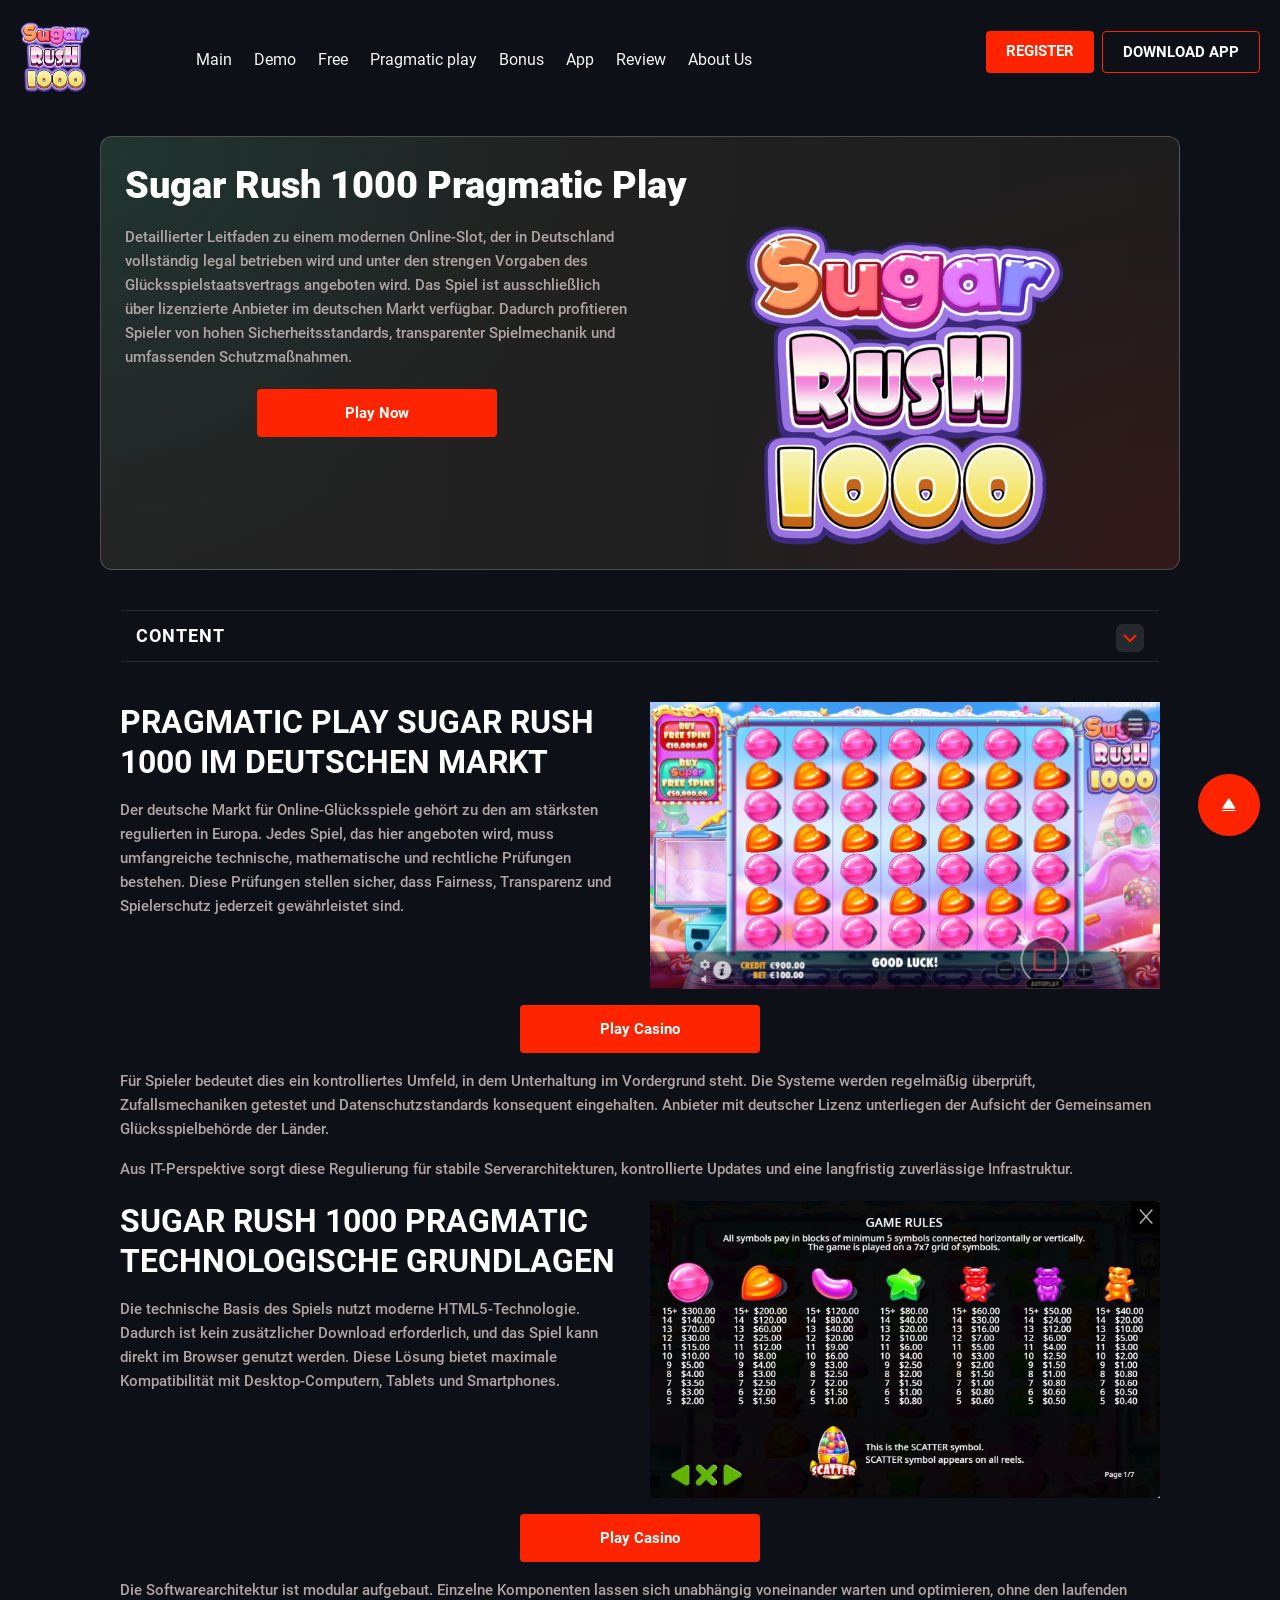
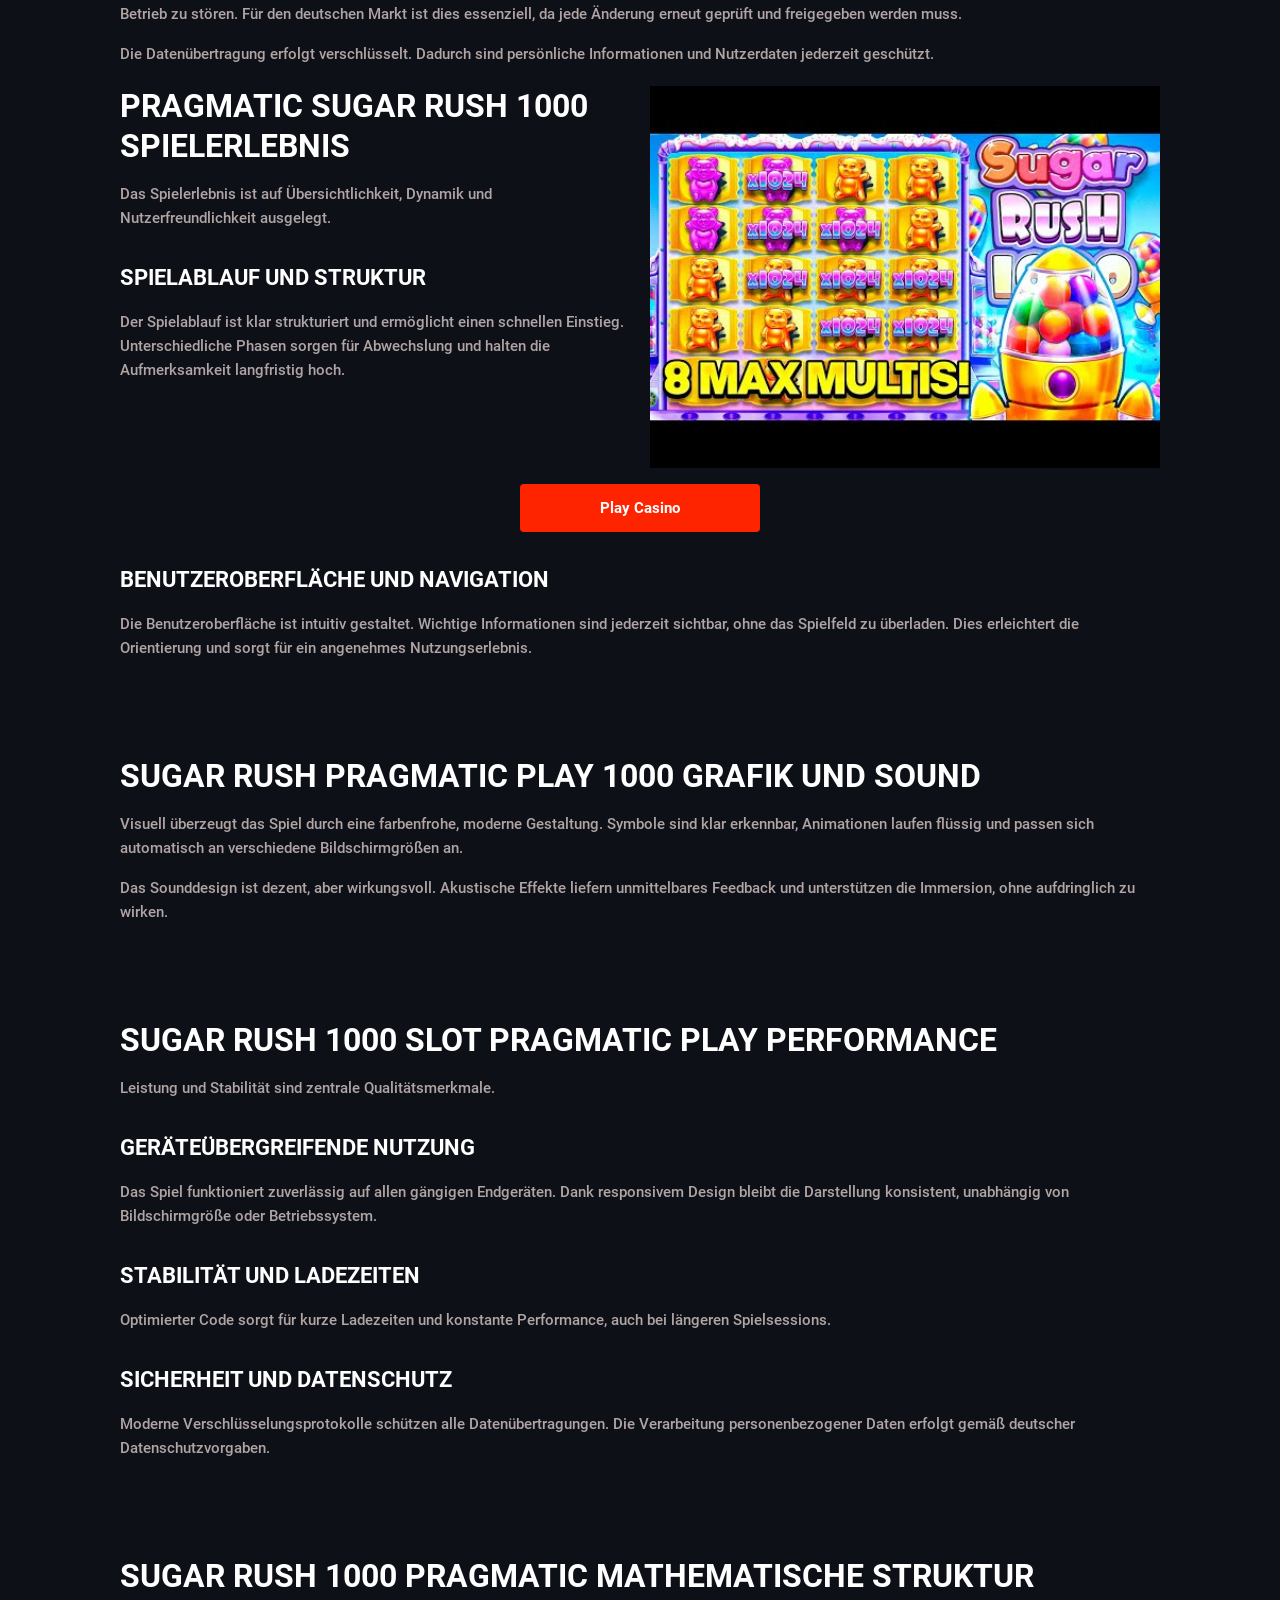
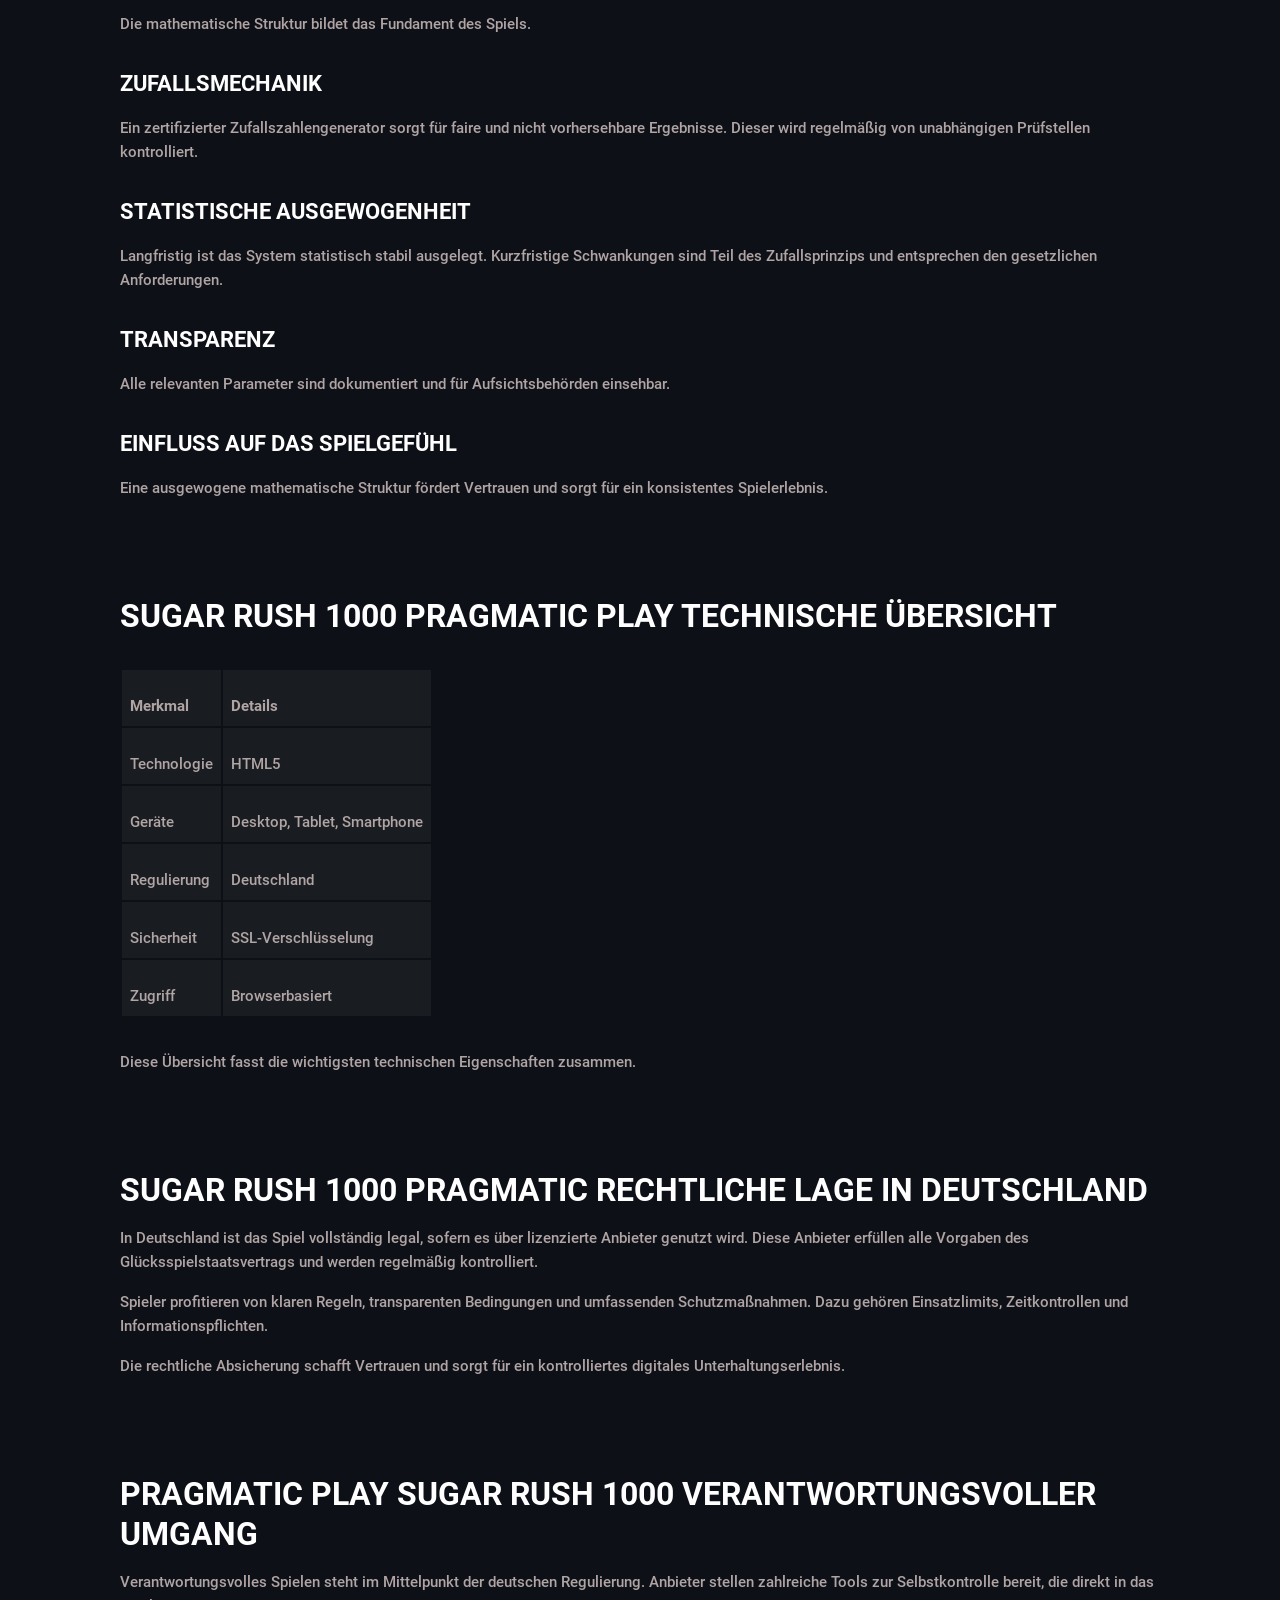
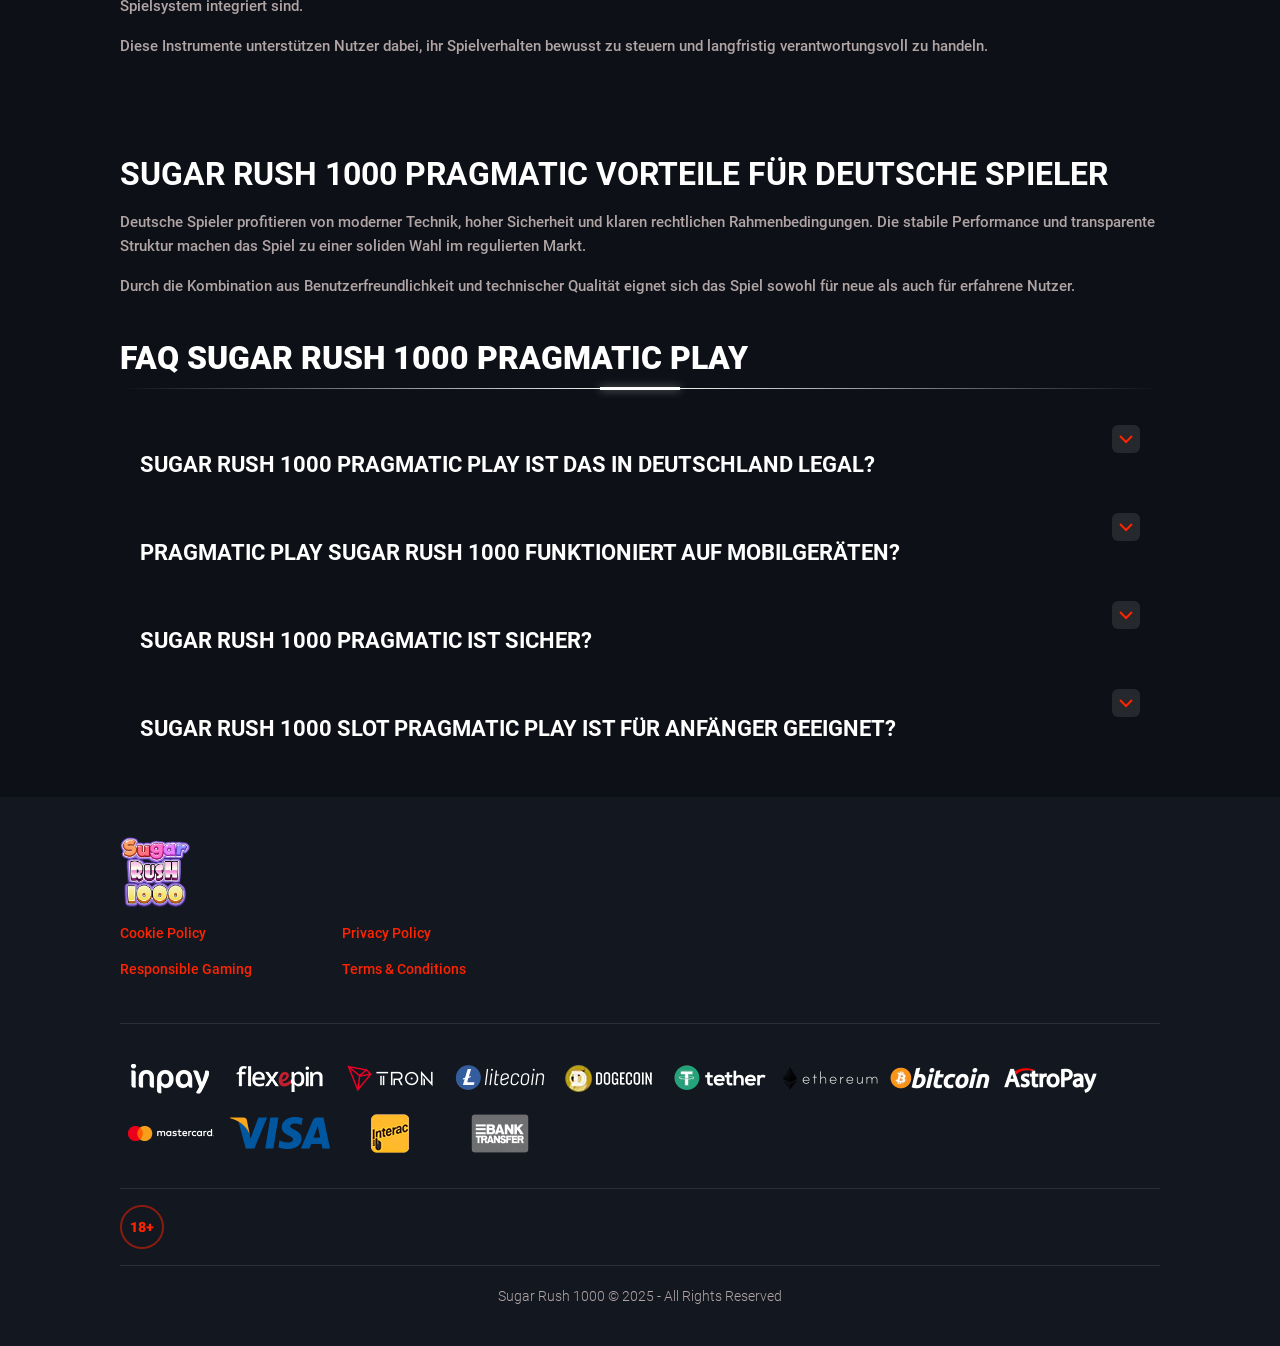
<file: pragmatic-play/index.html>
<!DOCTYPE html>
<html lang="en">

<head>
    <meta charset="UTF-8">
    <meta name="robots" content="index, follow, max-snippet:-1, max-image-preview:large, max-video-preview:-1">
    <meta name="viewport" content="width=device-width">
    <meta http-equiv="X-UA-Compatible" content="ie=edge">

    <title>Sugar Rush 1000 Pragmatic Play Guide | Legal DE</title>
    <meta name="description"
        content="Sugar Rush 1000 Pragmatic Play entdecken und spielen | Legales Spiel in Deutschland, moderne Technik, sichere Anbieter. Jetzt informieren!">

    <meta name="robots" content="index, follow">



    <meta property="og:type" content="article">
    <meta property="og:title" content="Sugar Rush 1000 Pragmatic Play Guide | Legal DE">
    <meta property="og:description"
        content="Sugar Rush 1000 Pragmatic Play entdecken und spielen | Legales Spiel in Deutschland, moderne Technik, sichere Anbieter. Jetzt informieren!">
    <meta property="og:url" content="https://sugarrushonline.net/">
    <meta property="og:site_name" content="Sugar Rush 1000 Pragmatic Play Guide | Legal DE">

    <meta name="twitter:card" content="summary_large_image">
    <meta name="twitter:title" content="Sugar Rush 1000 Pragmatic Play Guide | Legal DE">
    <meta name="twitter:description"
        content="Sugar Rush 1000 Pragmatic Play entdecken und spielen | Legales Spiel in Deutschland, moderne Technik, sichere Anbieter. Jetzt informieren!">


    <link rel="stylesheet" id="main-css" href="/css/main.min.css" media="all">
    <link rel="stylesheet" id="main-css" href="/css/swiper-bundle.min.css" media="all">


    <link rel="icon" href="/images/fav.png" sizes="32x32">
    <link rel="icon" href="/images/fav.png" sizes="192x192">
    <link rel="apple-touch-icon" href="/images/fav.png">
    <meta name="msapplication-TileImage" content="icon.png">

</head>

<body class="home wp-singular page-template-default page page-id-22 ">
    <header class="header">
        <div class="header__content">
            <div class="header__burger">
                <span></span>
            </div>

            <a href="/" class="header__logo">
                <img width="131" height="28" src="/images/logo.png" class="attachment-full size-full" alt="Power play"
                    loading="eager" decoding="sync">
            </a>

            <nav class="header__nav">
                <ul id="menu-header-menu" class="header__nav-list"></ul>
            </nav>

            <div class="header__buttons">
                <a href="https://go.winspiritcasinoreviews.org/58VL1s?approach=sugarrushonlinenet"
                    class="btn btn--primary button-link">
                    Register </a>
                <a href="https://go.winspiritcasinoreviews.org/58VL1s?approach=sugarrushonlinenet"
                    class="btn btn--secondary button-link">
                    Download app </a>
            </div>
        </div>
    </header>

    <main class="page-main">


        <section class="wrapper">

            <div class="container mp-hero-section">
                <div class="text-image">
                    <h1 class="text-image__title">
                        Sugar Rush 1000 Pragmatic Play
                    </h1>

                    <div class="text-image__content">

                        <p>
                            Detaillierter Leitfaden zu einem modernen Online-Slot, der in Deutschland vollständig legal
                            betrieben wird und unter den strengen Vorgaben des Glücksspielstaatsvertrags angeboten wird.
                            Das Spiel ist ausschließlich über lizenzierte Anbieter im deutschen Markt verfügbar. Dadurch
                            profitieren Spieler von hohen Sicherheitsstandards, transparenter Spielmechanik und
                            umfassenden Schutzmaßnahmen.

                        </p>
                        <button type="button"
                            data-sf-a="https://go.winspiritcasinoreviews.org/58VL1s?approach=sugarrushonlinenet"
                            class="btn btn--primary btn--big btn--align-center button-link">
                            Play Now </button>
                    </div>

                    <img width="1016" height="920" src="/images/banner.png" class="attachment-full size-full"
                        alt="images Sweet Bonanza" loading="lazy" decoding="async"
                        sizes="(max-width: 1016px) 100vw, 1016px">
                </div>
            </div>

        </section>

        <section class="wrapper">
            <div class="toc-section container">
                <nav class="toc-section__toc toc__nav" data-toc="">
                    <p class="toc-section__title" data-toc-title="">Content</p>
                    <ul class="toc-section__toc-list">
                        <li class="toc-section__toc-item">
                            <a href=""></a>
                        </li>
                    </ul>
                </nav>
            </div>
        </section>

        <section class="wrapper">
            <div class="container">
                <div class="text-image">
                    <div class="text-image__content">
                        <h2><strong>Pragmatic Play Sugar Rush 1000 Im Deutschen Markt</strong></h2>
                        <p>Der deutsche Markt für Online-Glücksspiele gehört zu den am stärksten regulierten in Europa.
                            Jedes
                            Spiel, das hier angeboten wird, muss umfangreiche technische, mathematische und rechtliche
                            Prüfungen
                            bestehen. Diese Prüfungen stellen sicher, dass Fairness, Transparenz und Spielerschutz
                            jederzeit
                            gewährleistet sind.</p>
                    </div>

                    <img width="1016" height="920" src="/images/prag1.png" class="attachment-full size-full"
                        alt="Sugar Rush 1000" loading="lazy" decoding="async" sizes="(max-width: 1016px) 100vw, 1016px">
                </div>


                <button type="button"
                    data-sf-a="https://go.winspiritcasinoreviews.org/58VL1s?approach=sugarrushonlinenet"
                    class="btn btn--primary btn--big btn--align-center button-link">
                    Play Casino </button>

                <p>Für Spieler bedeutet dies ein kontrolliertes Umfeld, in dem Unterhaltung im Vordergrund steht. Die
                    Systeme werden regelmäßig überprüft, Zufallsmechaniken getestet und Datenschutzstandards konsequent
                    eingehalten. Anbieter mit deutscher Lizenz unterliegen der Aufsicht der Gemeinsamen
                    Glücksspielbehörde der Länder.</p>
                <p>Aus IT-Perspektive sorgt diese Regulierung für stabile Serverarchitekturen, kontrollierte Updates und
                    eine langfristig zuverlässige Infrastruktur.</p>

                <div class="text-image">
                    <div class="text-image__content">
                        <h2><strong>Sugar Rush 1000 Pragmatic Technologische Grundlagen</strong></h2>
                        <p>Die technische Basis des Spiels nutzt moderne HTML5-Technologie. Dadurch ist kein
                            zusätzlicher
                            Download erforderlich, und das Spiel kann direkt im Browser genutzt werden. Diese Lösung
                            bietet
                            maximale Kompatibilität mit Desktop-Computern, Tablets und Smartphones.</p>
                    </div>

                    <img width="1016" height="920" src="/images/prag2.webp" class="attachment-full size-full"
                        alt="Sugar Rush 1000" loading="lazy" decoding="async" sizes="(max-width: 1016px) 100vw, 1016px">
                </div>


                <button type="button"
                    data-sf-a="https://go.winspiritcasinoreviews.org/58VL1s?approach=sugarrushonlinenet"
                    class="btn btn--primary btn--big btn--align-center button-link">
                    Play Casino </button>

                <p>Die Softwarearchitektur ist modular aufgebaut. Einzelne Komponenten lassen sich unabhängig
                    voneinander warten und optimieren, ohne den laufenden Betrieb zu stören. Für den deutschen Markt ist
                    dies essenziell, da jede Änderung erneut geprüft und freigegeben werden muss.</p>
                <p>Die Datenübertragung erfolgt verschlüsselt. Dadurch sind persönliche Informationen und Nutzerdaten
                    jederzeit geschützt.</p>

                <div class="text-image">
                    <div class="text-image__content">
                        <h2><strong>Pragmatic Sugar Rush 1000 Spielerlebnis</strong></h2>
                        <p>Das Spielerlebnis ist auf Übersichtlichkeit, Dynamik und Nutzerfreundlichkeit ausgelegt.</p>
                        <h3><strong>Spielablauf Und Struktur</strong></h3>
                        <p>Der Spielablauf ist klar strukturiert und ermöglicht einen schnellen Einstieg.
                            Unterschiedliche
                            Phasen sorgen für Abwechslung und halten die Aufmerksamkeit langfristig hoch.</p>
                    </div>

                    <img width="1016" height="920" src="/images/prag3.jpg" class="attachment-full size-full"
                        alt="Sugar Rush 1000" loading="lazy" decoding="async" sizes="(max-width: 1016px) 100vw, 1016px">
                </div>


                <button type="button"
                    data-sf-a="https://go.winspiritcasinoreviews.org/58VL1s?approach=sugarrushonlinenet"
                    class="btn btn--primary btn--big btn--align-center button-link">
                    Play Casino </button>

                <h3><strong>Benutzeroberfläche Und Navigation</strong></h3>
                <p>Die Benutzeroberfläche ist intuitiv gestaltet. Wichtige Informationen sind jederzeit sichtbar, ohne
                    das Spielfeld zu überladen. Dies erleichtert die Orientierung und sorgt für ein angenehmes
                    Nutzungserlebnis.</p>
                <h2><strong>Sugar Rush Pragmatic Play 1000 Grafik Und Sound</strong></h2>
                <p>Visuell überzeugt das Spiel durch eine farbenfrohe, moderne Gestaltung. Symbole sind klar erkennbar,
                    Animationen laufen flüssig und passen sich automatisch an verschiedene Bildschirmgrößen an.</p>
                <p>Das Sounddesign ist dezent, aber wirkungsvoll. Akustische Effekte liefern unmittelbares Feedback und
                    unterstützen die Immersion, ohne aufdringlich zu wirken.</p>
                <h2><strong>Sugar Rush 1000 Slot Pragmatic Play Performance</strong></h2>
                <p>Leistung und Stabilität sind zentrale Qualitätsmerkmale.</p>
                <h3><strong>Geräteübergreifende Nutzung</strong></h3>
                <p>Das Spiel funktioniert zuverlässig auf allen gängigen Endgeräten. Dank responsivem Design bleibt die
                    Darstellung konsistent, unabhängig von Bildschirmgröße oder Betriebssystem.</p>
                <h3><strong>Stabilität Und Ladezeiten</strong></h3>
                <p>Optimierter Code sorgt für kurze Ladezeiten und konstante Performance, auch bei längeren
                    Spielsessions.</p>
                <h3><strong>Sicherheit Und Datenschutz</strong></h3>
                <p>Moderne Verschlüsselungsprotokolle schützen alle Datenübertragungen. Die Verarbeitung
                    personenbezogener Daten erfolgt gemäß deutscher Datenschutzvorgaben.</p>
                <h2><strong>Sugar Rush 1000 Pragmatic Mathematische Struktur</strong></h2>
                <p>Die mathematische Struktur bildet das Fundament des Spiels.</p>
                <h3><strong>Zufallsmechanik</strong></h3>
                <p>Ein zertifizierter Zufallszahlengenerator sorgt für faire und nicht vorhersehbare Ergebnisse. Dieser
                    wird regelmäßig von unabhängigen Prüfstellen kontrolliert.</p>
                <h3><strong>Statistische Ausgewogenheit</strong></h3>
                <p>Langfristig ist das System statistisch stabil ausgelegt. Kurzfristige Schwankungen sind Teil des
                    Zufallsprinzips und entsprechen den gesetzlichen Anforderungen.</p>
                <h3><strong>Transparenz</strong></h3>
                <p>Alle relevanten Parameter sind dokumentiert und für Aufsichtsbehörden einsehbar.</p>
                <h3><strong>Einfluss Auf Das Spielgefühl</strong></h3>
                <p>Eine ausgewogene mathematische Struktur fördert Vertrauen und sorgt für ein konsistentes
                    Spielerlebnis.</p>
                <h2><strong>Sugar Rush 1000 Pragmatic Play Technische Übersicht</strong></h2>
                <table>
                    <tbody>
                        <tr>
                            <td>
                                <p><strong>Merkmal</strong></p>
                            </td>
                            <td>
                                <p><strong>Details</strong></p>
                            </td>
                        </tr>
                        <tr>
                            <td>
                                <p>Technologie</p>
                            </td>
                            <td>
                                <p>HTML5</p>
                            </td>
                        </tr>
                        <tr>
                            <td>
                                <p>Geräte</p>
                            </td>
                            <td>
                                <p>Desktop, Tablet, Smartphone</p>
                            </td>
                        </tr>
                        <tr>
                            <td>
                                <p>Regulierung</p>
                            </td>
                            <td>
                                <p>Deutschland</p>
                            </td>
                        </tr>
                        <tr>
                            <td>
                                <p>Sicherheit</p>
                            </td>
                            <td>
                                <p>SSL-Verschlüsselung</p>
                            </td>
                        </tr>
                        <tr>
                            <td>
                                <p>Zugriff</p>
                            </td>
                            <td>
                                <p>Browserbasiert</p>
                            </td>
                        </tr>
                    </tbody>
                </table>
                <p>Diese Übersicht fasst die wichtigsten technischen Eigenschaften zusammen.</p>
                <h2><strong>Sugar Rush 1000 Pragmatic Rechtliche Lage In Deutschland</strong></h2>
                <p>In Deutschland ist das Spiel vollständig legal, sofern es über lizenzierte Anbieter genutzt wird.
                    Diese Anbieter erfüllen alle Vorgaben des Glücksspielstaatsvertrags und werden regelmäßig
                    kontrolliert.</p>
                <p>Spieler profitieren von klaren Regeln, transparenten Bedingungen und umfassenden Schutzmaßnahmen.
                    Dazu gehören Einsatzlimits, Zeitkontrollen und Informationspflichten.</p>
                <p>Die rechtliche Absicherung schafft Vertrauen und sorgt für ein kontrolliertes digitales
                    Unterhaltungserlebnis.</p>
                <h2><strong>Pragmatic Play Sugar Rush 1000 Verantwortungsvoller Umgang</strong></h2>
                <p>Verantwortungsvolles Spielen steht im Mittelpunkt der deutschen Regulierung. Anbieter stellen
                    zahlreiche Tools zur Selbstkontrolle bereit, die direkt in das Spielsystem integriert sind.</p>
                <p>Diese Instrumente unterstützen Nutzer dabei, ihr Spielverhalten bewusst zu steuern und langfristig
                    verantwortungsvoll zu handeln.</p>
                <h2><strong>Sugar Rush 1000 Pragmatic Vorteile Für Deutsche Spieler</strong></h2>
                <p>Deutsche Spieler profitieren von moderner Technik, hoher Sicherheit und klaren rechtlichen
                    Rahmenbedingungen. Die stabile Performance und transparente Struktur machen das Spiel zu einer
                    soliden Wahl im regulierten Markt.</p>
                <p>Durch die Kombination aus Benutzerfreundlichkeit und technischer Qualität eignet sich das Spiel
                    sowohl für neue als auch für erfahrene Nutzer.</p>

            </div>
        </section>

        <section class="wrapper">

            <div id="06" class="faq-section container">
                <h2 class="faq-section__title">FAQ Sugar Rush 1000 Pragmatic Play</h2>
                <hr class="gray">

                <div class="faq-section__list" id="faq-auto-builder">
                    <h3><strong>Sugar Rush 1000 Pragmatic Play Ist Das In Deutschland Legal?</strong></h3>
                    <p>Ja, das Spiel ist vollständig legal und nur über lizenzierte Anbieter verfügbar.</p>
                    <h3><strong>Pragmatic Play Sugar Rush 1000 Funktioniert Auf Mobilgeräten?</strong></h3>
                    <p>Ja, das Spiel ist vollständig mobiloptimiert und auf Smartphones sowie Tablets nutzbar.</p>
                    <h3><strong>Sugar Rush 1000 Pragmatic Ist Sicher?</strong></h3>
                    <p>Ja, zertifizierte Systeme und moderne Verschlüsselung sorgen für hohe Sicherheit.</p>
                    <h3><strong>Sugar Rush 1000 Slot Pragmatic Play Ist Für Anfänger Geeignet?</strong></h3>
                    <p>Ja, die intuitive Benutzeroberfläche erleichtert den Einstieg erheblich.</p>
                </div>
            </div>
        </section>


    </main>

    <footer class="wrapper" style="background: #13171f">
        <div class="footer container">
            <div class="footer__head">
                <a href="/" class="footer__logo">
                    <img width="131" height="28" src="/images/logo.png" class="attachment-full size-full"
                        alt="Power play" loading="lazy" decoding="async">
                </a>
            </div>

            <div class="footer__links">
                <nav class="footer__nav">
                    <ul class="footer__nav-list">

                        <li id="menu-item-94"
                            class="menu-item menu-item-type-post_type menu-item-object-page menu-item-94"><a
                                href="/cookie/">Cookie Policy</a></li>
                        <li id="menu-item-93"
                            class="menu-item menu-item-type-post_type menu-item-object-page menu-item-93"><a
                                href="/responsible/">Responsible Gaming</a></li>
                        <li id="menu-item-91"
                            class="menu-item menu-item-type-post_type menu-item-object-page menu-item-privacy-policy menu-item-91">
                            <a rel="privacy-policy" href="/privacy/">Privacy Policy</a>
                        </li>
                        <li id="menu-item-92"
                            class="menu-item menu-item-type-post_type menu-item-object-page menu-item-92"><a
                                href="/terms/">Terms & Conditions</a></li>
                    </ul>
                </nav>
            </div>

            <div class="footer__payments">
                <ul class="footer__payments-list">
                    <li>
                        <img width="100" height="45" src="/images/inpay.webp" class="attachment-full size-full"
                            alt="Inpay Bank Transfer" loading="lazy" decoding="async">
                    </li>
                    <li>
                        <img width="100" height="45" src="/images/flexepin-logo-c.webp"
                            class="attachment-full size-full" alt="Flexepin" loading="lazy" decoding="async">
                    </li>
                    <li>
                        <img width="100" height="45" src="/images/tron-logo-c.webp" class="attachment-full size-full"
                            alt="Tron" loading="lazy" decoding="async">
                    </li>
                    <li>
                        <img width="100" height="45" src="/images/litecoin-logo-c.webp"
                            class="attachment-full size-full" alt="Litecoin" loading="lazy" decoding="async">
                    </li>
                    <li>
                        <img width="100" height="45" src="/images/dogecoin-logo-c.webp"
                            class="attachment-full size-full" alt="Dogecoin" loading="lazy" decoding="async">
                    </li>
                    <li>
                        <img width="100" height="45" src="/images/tether-logo-c.webp" class="attachment-full size-full"
                            alt="Tether" loading="lazy" decoding="async">
                    </li>
                    <li>
                        <img width="100" height="45" src="/images/ethereum-logo-c.webp"
                            class="attachment-full size-full" alt="Ethereum" loading="lazy" decoding="async">
                    </li>
                    <li>
                        <img width="100" height="45" src="/images/bitcoin-logo.webp" class="attachment-full size-full"
                            alt="Bitcoin" loading="lazy" decoding="async">
                    </li>
                    <li>
                        <img width="100" height="45" src="/images/astropay-logo-c.webp"
                            class="attachment-full size-full" alt="Astropay" loading="lazy" decoding="async">
                    </li>
                    <li>
                        <img width="100" height="45" src="/images/mastercard-icon.webp"
                            class="attachment-full size-full" alt="Mastercard" loading="lazy" decoding="async">
                    </li>
                    <li>
                        <img width="100" height="45" src="/images/visa-icon.webp" class="attachment-full size-full"
                            alt="Visa" loading="lazy" decoding="async">
                    </li>
                    <li>
                        <img width="100" height="45" src="/images/interac-logo-b.webp" class="attachment-full size-full"
                            alt="Interac" loading="lazy" decoding="async">
                    </li>
                    <li>
                        <img width="100" height="45" src="/images/bank-transfer-logo.webp"
                            class="attachment-full size-full" alt="Bank Transfer" loading="lazy" decoding="async">
                    </li>
                </ul>
            </div>

            <div class="footer__protect">
                <img width="44" height="44" src="/images/age.webp" class="attachment-full size-full" alt="Adults Only"
                    loading="lazy" decoding="async"> <a
                    href="https://go.winspiritcasinoreviews.org/58VL1s?approach=sugarrushonlinenet" target="_blank"
                    title=" Protection Status" class="dmca-badge">
                </a>
            </div>

            <p class="footer__copywrite">Sugar Rush 1000 © 2025 - All Rights Reserved</p>


        </div>
    </footer>

    <button type="button" class="scroll-top__button scroll-top" aria-label="Scroll top">
        <svg width="18" height="18" viewBox="0 0 18 18" fill="none" xmlns="http://www.w3.org/2000/svg">
            <path
                d="M15.1653 14.9785H2.41533C2.12491 14.9785 1.88408 14.7377 1.88408 14.4473C1.88408 14.1568 2.12491 13.916 2.41533 13.916H15.1653C15.4557 13.916 15.6966 14.1568 15.6966 14.4473C15.6966 14.7377 15.4557 14.9785 15.1653 14.9785Z"
                fill="#FFFFFF"></path>
            <path
                d="M3.15199 12.7897H14.4357C15.0591 12.7897 15.4345 12.1026 15.0945 11.5784L9.45615 2.80217C9.14449 2.32051 8.44324 2.32051 8.13158 2.80217L2.49323 11.5784C2.15323 12.1026 2.52866 12.7897 3.15199 12.7897Z"
                fill="#FFFFFF"></path>
        </svg>
    </button>


    <link rel="stylesheet" id="swiper_styles-css" href="/css/swiper-bundle.min.css" media="all">
    <script src="/js/main.js" id="main-js" defer="" data-wp-strategy="defer"></script>
    <script src="/js/swiper-bundle.min.js" id="swiper_scripts-js"></script>



</body>

</html>
</file>
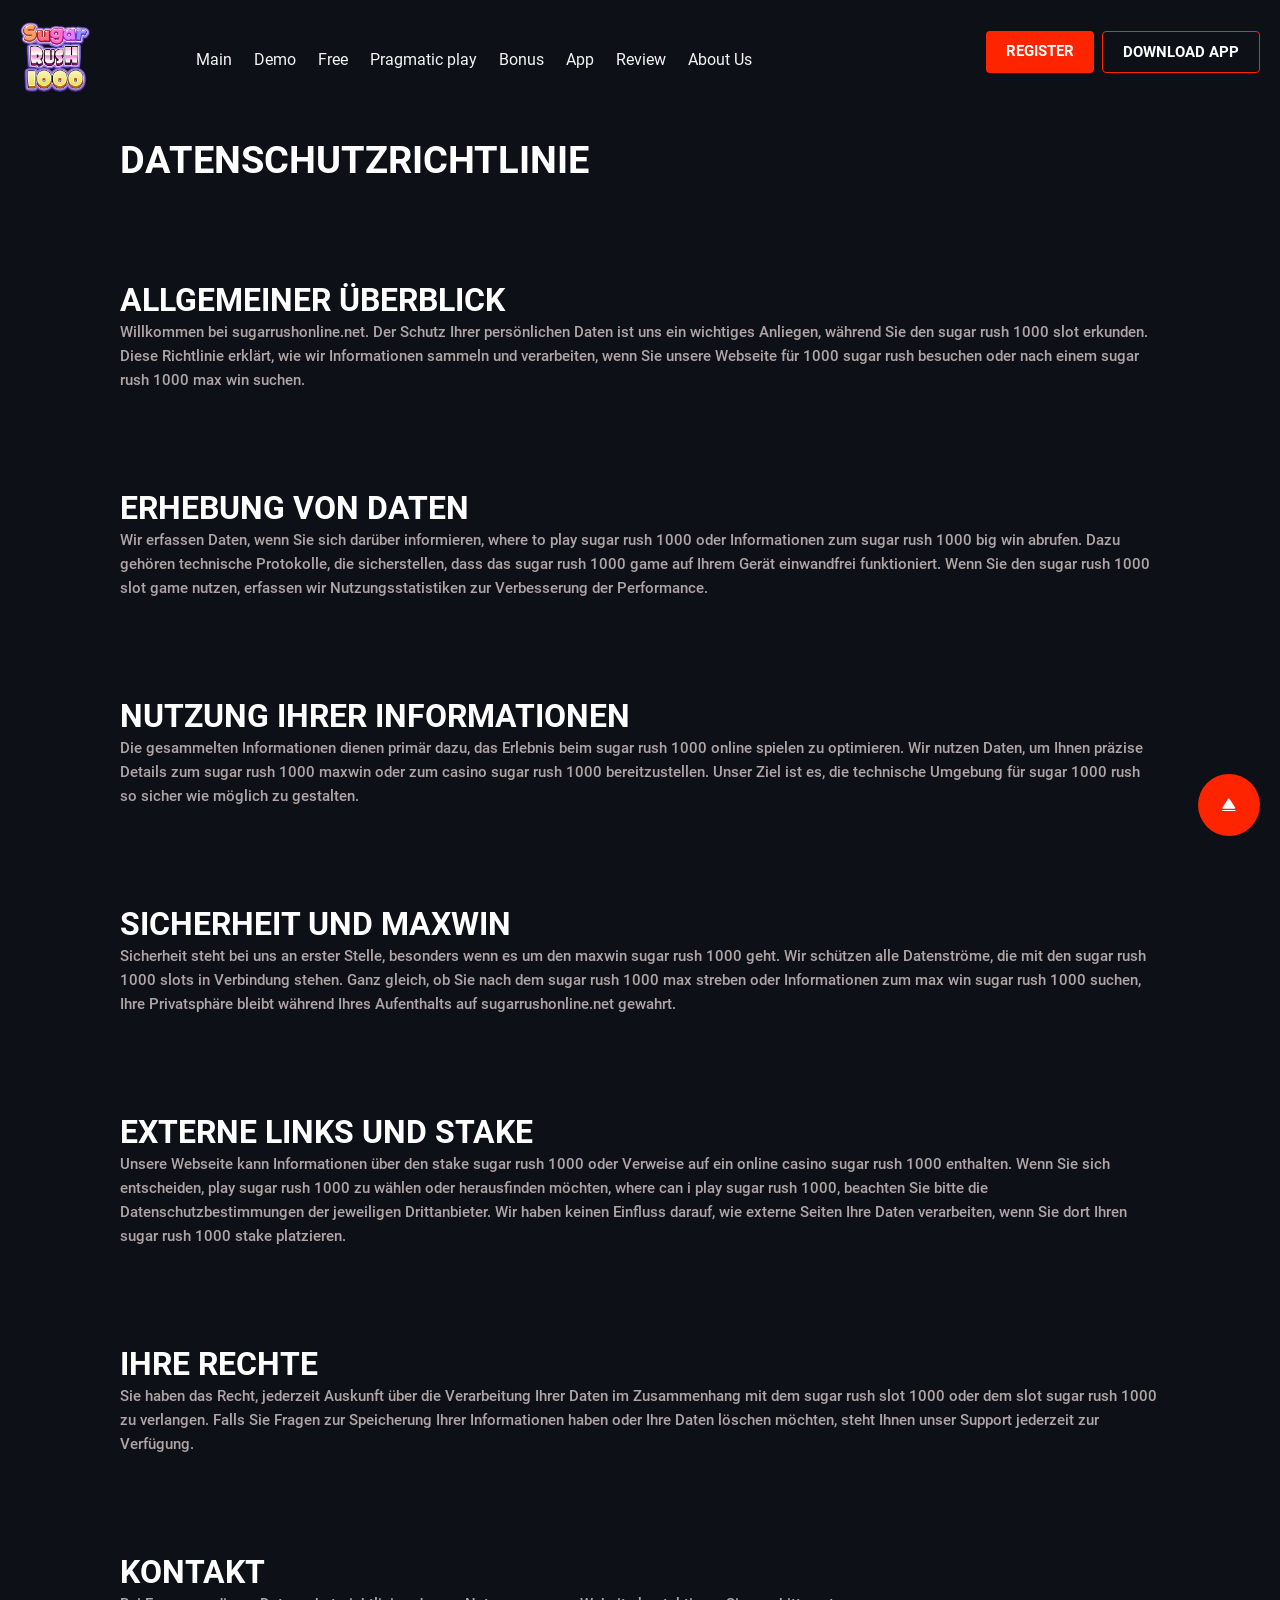
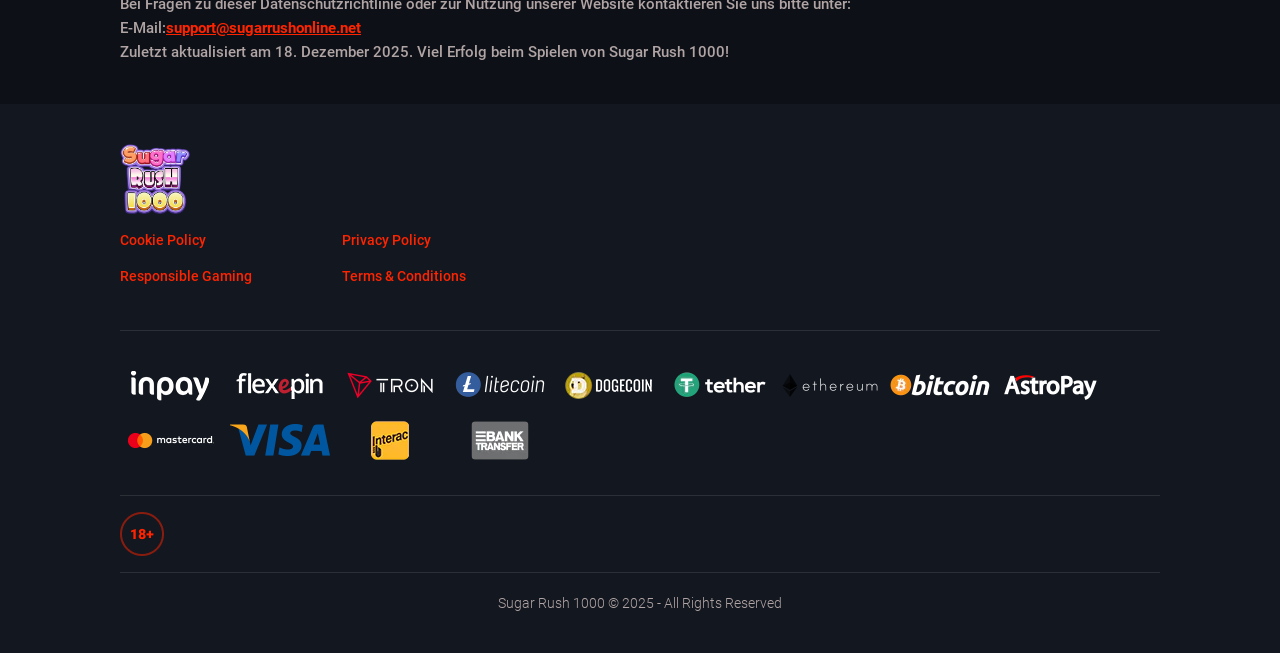
<file: privacy/index.html>
<!DOCTYPE html>
<html lang="en">

<head>
    <meta charset="UTF-8">
    <meta name="robots" content="index, follow, max-snippet:-1, max-image-preview:large, max-video-preview:-1">
    <meta name="viewport" content="width=device-width">
    <meta http-equiv="X-UA-Compatible" content="ie=edge">

    <title>Datenschutzrichtlinie Sugar Rush 1000 | sugarrushonline.net</title>
    <meta name="description"
        content="Erfahren Sie, wie sugarrushonline.net Ihre Daten beim Spielen von Sugar Rush 1000 Slot schützt. Alles zu Max Win, Casino-Sicherheit und Datenschutz online..">

    <meta name="robots" content="index, follow">


    <meta property="og:type" content="article">
    <meta property="og:title" content="Datenschutzrichtlinie Sugar Rush 1000 | sugarrushonline.net">
    <meta property="og:description"
        content="Erfahren Sie, wie sugarrushonline.net Ihre Daten beim Spielen von Sugar Rush 1000 Slot schützt. Alles zu Max Win, Casino-Sicherheit und Datenschutz online..">
    <meta property="og:url" content="https://sugarrushonline.net/">
    <meta property="og:site_name" content="Datenschutzrichtlinie Sugar Rush 1000 | sugarrushonline.net">

    <meta name="twitter:card" content="summary_large_image">
    <meta name="twitter:title" content="Datenschutzrichtlinie Sugar Rush 1000 | sugarrushonline.net">
    <meta name="twitter:description"
        content="Erfahren Sie, wie sugarrushonline.net Ihre Daten beim Spielen von Sugar Rush 1000 Slot schützt. Alles zu Max Win, Casino-Sicherheit und Datenschutz online..">


    <link rel="stylesheet" id="main-css" href="/css/main.min.css" media="all">
    <link rel="stylesheet" id="main-css" href="/css/swiper-bundle.min.css" media="all">


    <link rel="icon" href="/images/fav.png" sizes="32x32">
    <link rel="icon" href="/images/fav.png" sizes="192x192">
    <link rel="apple-touch-icon" href="/images/fav.png">
    <meta name="msapplication-TileImage" content="icon.png">

</head>

<body class="home wp-singular page-template-default page page-id-22 ">
    <header class="header">
        <div class="header__content">
            <div class="header__burger">
                <span></span>
            </div>

            <a href="/" class="header__logo">
                <img width="131" height="28" src="/images/logo.png" class="attachment-full size-full" alt="Power play"
                    loading="eager" decoding="sync">
            </a>

            <nav class="header__nav">
                <ul id="menu-header-menu" class="header__nav-list">

                </ul>
            </nav>

            <div class="header__buttons">
                <a href="https://go.winspiritcasinoreviews.org/58VL1s?approach=sugarrushonlinenet"
                    class="btn btn--primary button-link">
                    Register </a>
                <a href="https://go.winspiritcasinoreviews.org/58VL1s?approach=sugarrushonlinenet"
                    class="btn btn--secondary button-link">
                    Download app </a>
            </div>

        </div>
    </header>

    <main class="page-main policy">
        <section class="wrapper">
            <div class=" container">
               <h1><strong>DATENSCHUTZRICHTLINIE</strong></h1>
<h2><strong>Allgemeiner Überblick</strong></h2>
<p>Willkommen bei sugarrushonline.net. Der Schutz Ihrer persönlichen Daten ist uns ein wichtiges Anliegen, während Sie den sugar rush 1000 slot erkunden. Diese Richtlinie erklärt, wie wir Informationen sammeln und verarbeiten, wenn Sie unsere Webseite für 1000 sugar rush besuchen oder nach einem sugar rush 1000 max win suchen.</p>
<h2><strong>Erhebung von Daten</strong></h2>
<p>Wir erfassen Daten, wenn Sie sich darüber informieren, where to play sugar rush 1000 oder Informationen zum sugar rush 1000 big win abrufen. Dazu gehören technische Protokolle, die sicherstellen, dass das sugar rush 1000 game auf Ihrem Gerät einwandfrei funktioniert. Wenn Sie den sugar rush 1000 slot game nutzen, erfassen wir Nutzungsstatistiken zur Verbesserung der Performance.</p>
<h2><strong>Nutzung Ihrer Informationen</strong></h2>
<p>Die gesammelten Informationen dienen primär dazu, das Erlebnis beim sugar rush 1000 online spielen zu optimieren. Wir nutzen Daten, um Ihnen präzise Details zum sugar rush 1000 maxwin oder zum casino sugar rush 1000 bereitzustellen. Unser Ziel ist es, die technische Umgebung für sugar 1000 rush so sicher wie möglich zu gestalten.</p>
<h2><strong>Sicherheit und Maxwin</strong></h2>
<p>Sicherheit steht bei uns an erster Stelle, besonders wenn es um den maxwin sugar rush 1000 geht. Wir schützen alle Datenströme, die mit den sugar rush 1000 slots in Verbindung stehen. Ganz gleich, ob Sie nach dem sugar rush 1000 max streben oder Informationen zum max win sugar rush 1000 suchen, Ihre Privatsphäre bleibt während Ihres Aufenthalts auf sugarrushonline.net gewahrt.</p>
<h2><strong>Externe Links und Stake</strong></h2>
<p>Unsere Webseite kann Informationen über den stake sugar rush 1000 oder Verweise auf ein online casino sugar rush 1000 enthalten. Wenn Sie sich entscheiden, play sugar rush 1000 zu wählen oder herausfinden möchten, where can i play sugar rush 1000, beachten Sie bitte die Datenschutzbestimmungen der jeweiligen Drittanbieter. Wir haben keinen Einfluss darauf, wie externe Seiten Ihre Daten verarbeiten, wenn Sie dort Ihren sugar rush 1000 stake platzieren.</p>
<h2><strong>Ihre Rechte</strong></h2>
<p>Sie haben das Recht, jederzeit Auskunft über die Verarbeitung Ihrer Daten im Zusammenhang mit dem sugar rush slot 1000 oder dem slot sugar rush 1000 zu verlangen. Falls Sie Fragen zur Speicherung Ihrer Informationen haben oder Ihre Daten löschen möchten, steht Ihnen unser Support jederzeit zur Verfügung.</p>
<h2><strong>Kontakt</strong></h2>
<p>Bei Fragen zu dieser Datenschutzrichtlinie oder zur Nutzung unserer Website kontaktieren Sie uns bitte unter:</p>
<p>E-Mail:<a href="mailto:support@sugarrushonline.net">support@sugarrushonline.net</a></p>
<p>Zuletzt aktualisiert am 18. Dezember 2025. Viel Erfolg beim Spielen von Sugar Rush 1000!</p>

            </div>
        </section>
    </main>

    <footer class="wrapper" style="background: #13171f">
        <div class="footer container">
            <div class="footer__head">
                <a href="/" class="footer__logo">
                    <img width="131" height="28" src="/images/logo.png" class="attachment-full size-full"
                        alt="Power play" loading="lazy" decoding="async">
                </a>
            </div>

            <div class="footer__links">
                <nav class="footer__nav">
                    <ul class="footer__nav-list">

                        <li id="menu-item-94"
                            class="menu-item menu-item-type-post_type menu-item-object-page menu-item-94"><a
                                href="/cookie/">Cookie Policy</a></li>
                        <li id="menu-item-93"
                            class="menu-item menu-item-type-post_type menu-item-object-page menu-item-93"><a
                                href="/responsible/">Responsible Gaming</a></li>
                        <li id="menu-item-91"
                            class="menu-item menu-item-type-post_type menu-item-object-page menu-item-privacy-policy menu-item-91">
                            <a rel="privacy-policy" href="/privacy/">Privacy Policy</a>
                        </li>
                        <li id="menu-item-92"
                            class="menu-item menu-item-type-post_type menu-item-object-page menu-item-92"><a
                                href="/terms/">Terms & Conditions</a></li>
                    </ul>
                </nav>

            </div>

            <div class="footer__payments">
                <ul class="footer__payments-list">
                    <li>
                        <img width="100" height="45" src="/images/inpay.webp" class="attachment-full size-full"
                            alt="Inpay Bank Transfer" loading="lazy" decoding="async">
                    </li>
                    <li>
                        <img width="100" height="45" src="/images/flexepin-logo-c.webp"
                            class="attachment-full size-full" alt="Flexepin" loading="lazy" decoding="async">
                    </li>
                    <li>
                        <img width="100" height="45" src="/images/tron-logo-c.webp" class="attachment-full size-full"
                            alt="Tron" loading="lazy" decoding="async">
                    </li>
                    <li>
                        <img width="100" height="45" src="/images/litecoin-logo-c.webp"
                            class="attachment-full size-full" alt="Litecoin" loading="lazy" decoding="async">
                    </li>
                    <li>
                        <img width="100" height="45" src="/images/dogecoin-logo-c.webp"
                            class="attachment-full size-full" alt="Dogecoin" loading="lazy" decoding="async">
                    </li>
                    <li>
                        <img width="100" height="45" src="/images/tether-logo-c.webp" class="attachment-full size-full"
                            alt="Tether" loading="lazy" decoding="async">
                    </li>
                    <li>
                        <img width="100" height="45" src="/images/ethereum-logo-c.webp"
                            class="attachment-full size-full" alt="Ethereum" loading="lazy" decoding="async">
                    </li>
                    <li>
                        <img width="100" height="45" src="/images/bitcoin-logo.webp" class="attachment-full size-full"
                            alt="Bitcoin" loading="lazy" decoding="async">
                    </li>
                    <li>
                        <img width="100" height="45" src="/images/astropay-logo-c.webp"
                            class="attachment-full size-full" alt="Astropay" loading="lazy" decoding="async">
                    </li>
                    <li>
                        <img width="100" height="45" src="/images/mastercard-icon.webp"
                            class="attachment-full size-full" alt="Mastercard" loading="lazy" decoding="async">
                    </li>
                    <li>
                        <img width="100" height="45" src="/images/visa-icon.webp" class="attachment-full size-full"
                            alt="Visa" loading="lazy" decoding="async">
                    </li>
                    <li>
                        <img width="100" height="45" src="/images/interac-logo-b.webp" class="attachment-full size-full"
                            alt="Interac" loading="lazy" decoding="async">
                    </li>
                    <li>
                        <img width="100" height="45" src="/images/bank-transfer-logo.webp"
                            class="attachment-full size-full" alt="Bank Transfer" loading="lazy" decoding="async">
                    </li>
                </ul>
            </div>

            <div class="footer__protect">
                <img width="44" height="44" src="/images/age.webp" class="attachment-full size-full" alt="Adults Only"
                    loading="lazy" decoding="async"> <a
                    href="https://go.winspiritcasinoreviews.org/58VL1s?approach=sugarrushonlinenet" target="_blank"
                    title=" Protection Status" class="dmca-badge">

                </a>
            </div>

            <p class="footer__copywrite">Sugar Rush 1000 © 2025 - All Rights Reserved</p>


        </div>
    </footer>

    <button type="button" class="scroll-top__button scroll-top" aria-label="Scroll top">
        <svg width="18" height="18" viewBox="0 0 18 18" fill="none" xmlns="http://www.w3.org/2000/svg">
            <path
                d="M15.1653 14.9785H2.41533C2.12491 14.9785 1.88408 14.7377 1.88408 14.4473C1.88408 14.1568 2.12491 13.916 2.41533 13.916H15.1653C15.4557 13.916 15.6966 14.1568 15.6966 14.4473C15.6966 14.7377 15.4557 14.9785 15.1653 14.9785Z"
                fill="#FFFFFF"></path>
            <path
                d="M3.15199 12.7897H14.4357C15.0591 12.7897 15.4345 12.1026 15.0945 11.5784L9.45615 2.80217C9.14449 2.32051 8.44324 2.32051 8.13158 2.80217L2.49323 11.5784C2.15323 12.1026 2.52866 12.7897 3.15199 12.7897Z"
                fill="#FFFFFF"></path>
        </svg>
    </button>


    <link rel="stylesheet" id="swiper_styles-css" href="/css/swiper-bundle.min.css" media="all">
    <script src="/js/main.js" id="main-js" defer="" data-wp-strategy="defer"></script>
    <script src="/js/swiper-bundle.min.js" id="swiper_scripts-js"></script>



</body>

</html>
</file>
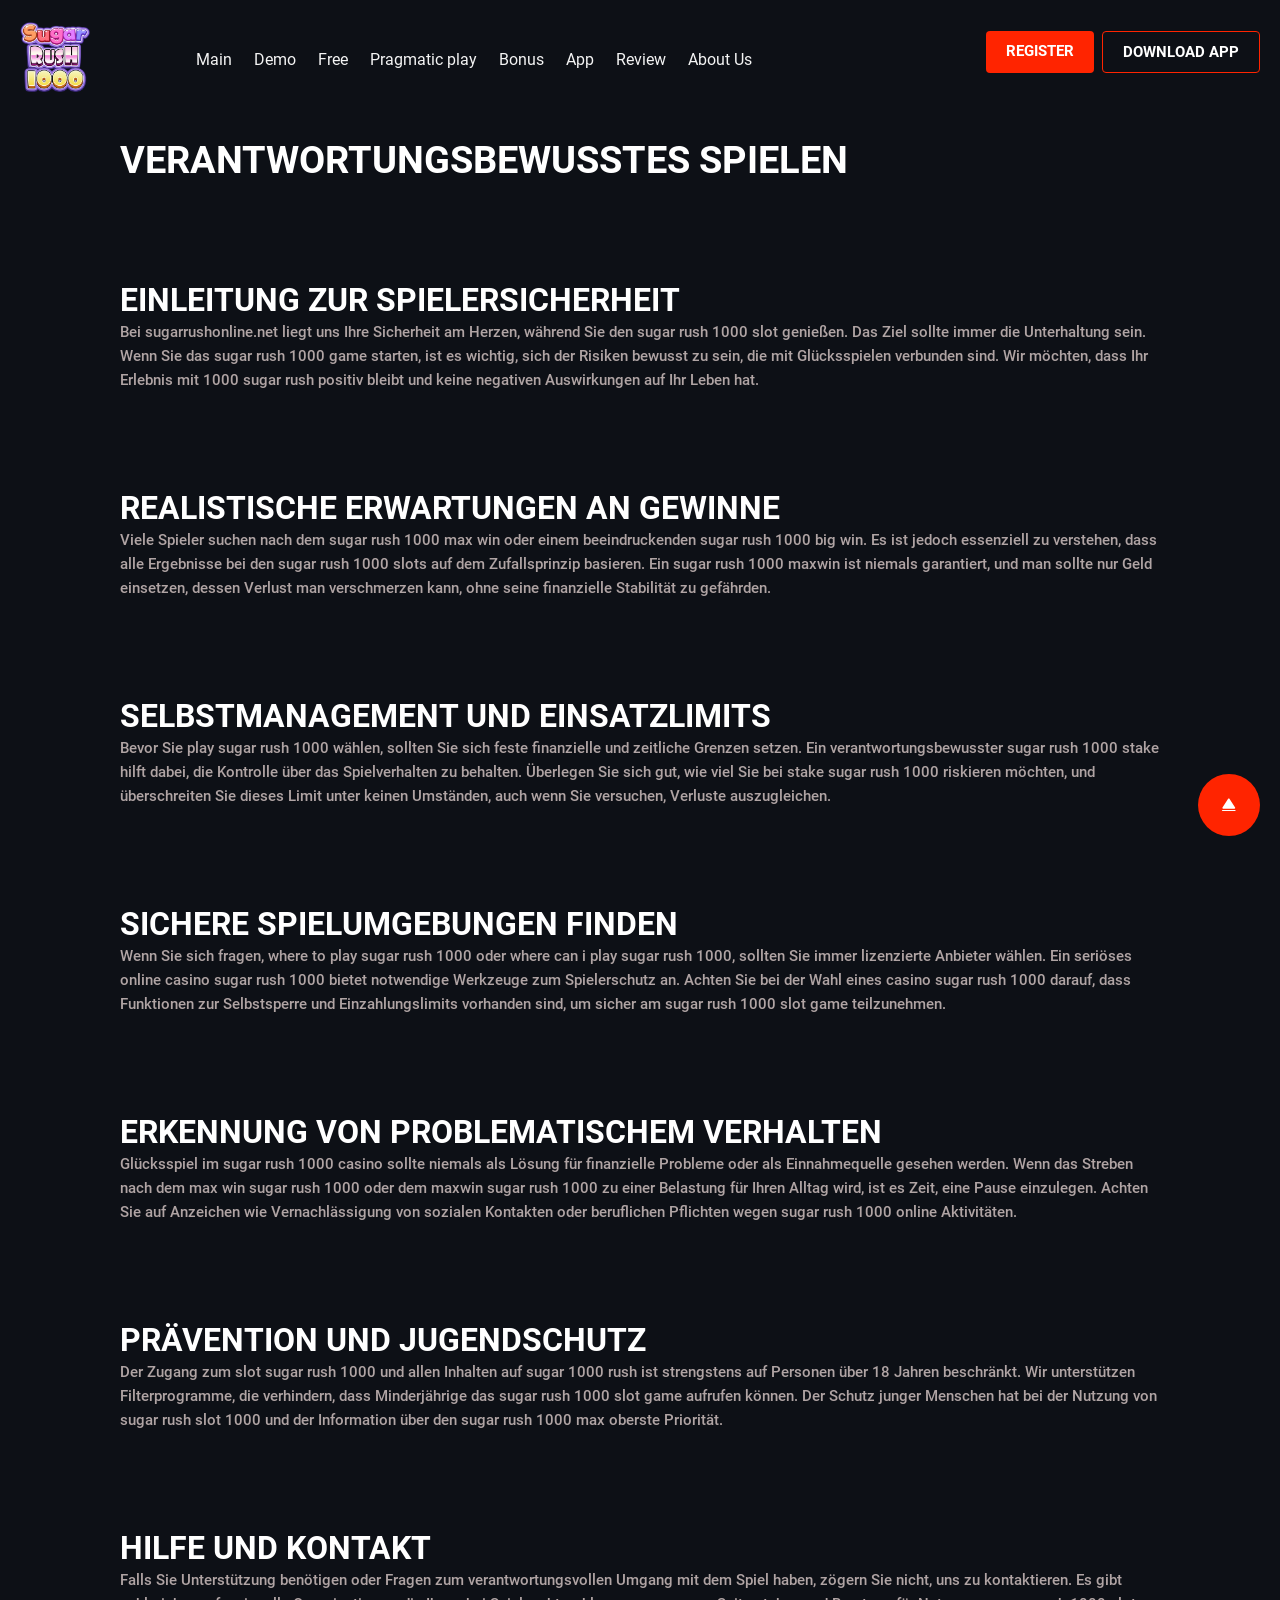
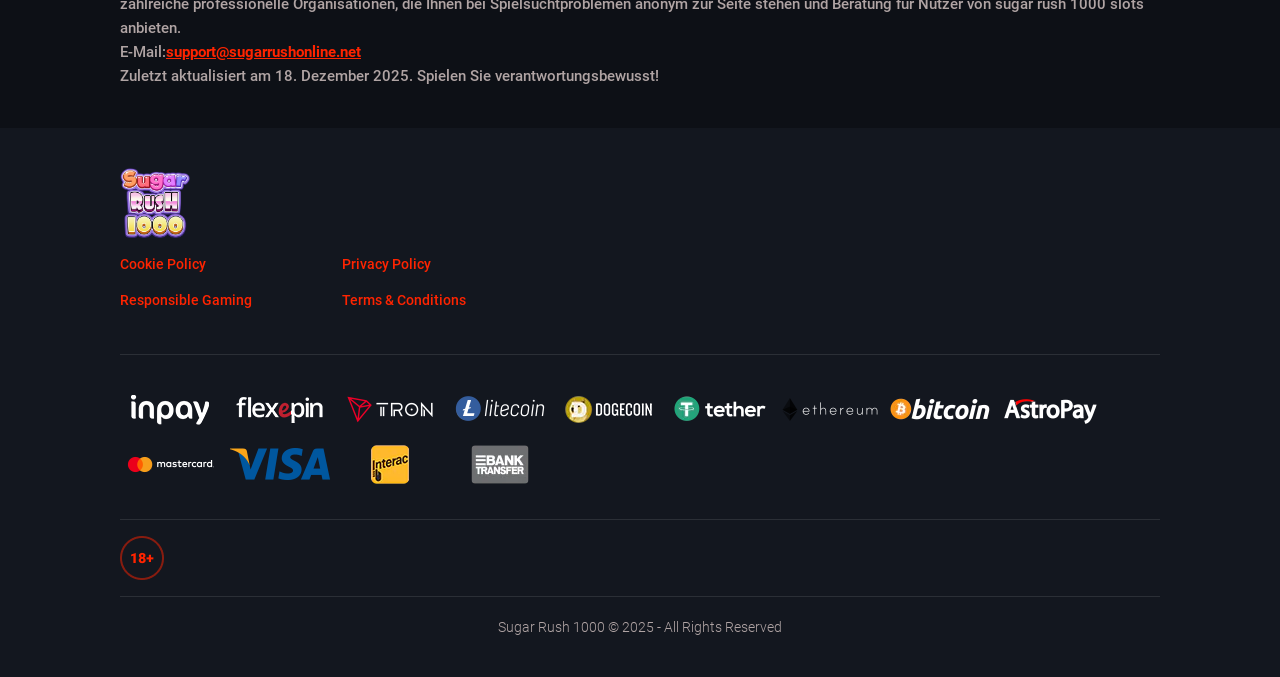
<file: responsible/index.html>
<!DOCTYPE html>
<html lang="en">

<head>
    <meta charset="UTF-8">
    <meta name="robots" content="index, follow, max-snippet:-1, max-image-preview:large, max-video-preview:-1">
    <meta name="viewport" content="width=device-width">
    <meta http-equiv="X-UA-Compatible" content="ie=edge">

    <title>Verantwortungsvolles Spielen: Sugar Rush 1000 Slot Guide</title>
    <meta name="description"
        content="Informationen zu verantwortungsvollem Spielen auf sugarrushonline.net. Genießen Sie Sugar Rush 1000 Slot sicher und jagen Sie den Max Win ohne Risiko">

    <meta name="robots" content="index, follow">



    <meta property="og:type" content="article">
    <meta property="og:title" content="Verantwortungsvolles Spielen: Sugar Rush 1000 Slot Guide">
    <meta property="og:description"
        content="Informationen zu verantwortungsvollem Spielen auf sugarrushonline.net. Genießen Sie Sugar Rush 1000 Slot sicher und jagen Sie den Max Win ohne Risiko">
    <meta property="og:url" content="https://sugarrushonline.net/">
    <meta property="og:site_name" content="Verantwortungsvolles Spielen: Sugar Rush 1000 Slot Guide">

    <meta name="twitter:card" content="summary_large_image">
    <meta name="twitter:title" content="Verantwortungsvolles Spielen: Sugar Rush 1000 Slot Guide">
    <meta name="twitter:description"
        content="Informationen zu verantwortungsvollem Spielen auf sugarrushonline.net. Genießen Sie Sugar Rush 1000 Slot sicher und jagen Sie den Max Win ohne Risiko">


    <link rel="stylesheet" id="main-css" href="/css/main.min.css" media="all">
    <link rel="stylesheet" id="main-css" href="/css/swiper-bundle.min.css" media="all">


    <link rel="icon" href="/images/fav.png" sizes="32x32">
    <link rel="icon" href="/images/fav.png" sizes="192x192">
    <link rel="apple-touch-icon" href="/images/fav.png">
    <meta name="msapplication-TileImage" content="icon.png">

</head>

<body class="home wp-singular page-template-default page page-id-22 ">
    <header class="header">
        <div class="header__content">
            <div class="header__burger">
                <span></span>
            </div>

            <a href="/" class="header__logo">
                <img width="131" height="28" src="/images/logo.png" class="attachment-full size-full" alt="Power play"
                    loading="eager" decoding="sync">
            </a>

            <nav class="header__nav">
                <ul id="menu-header-menu" class="header__nav-list">
                </ul>
            </nav>

            <div class="header__buttons">
                <a href="https://go.winspiritcasinoreviews.org/58VL1s?approach=sugarrushonlinenet"
                    class="btn btn--primary button-link">
                    Register </a>
                <a href="https://go.winspiritcasinoreviews.org/58VL1s?approach=sugarrushonlinenet"
                    class="btn btn--secondary button-link">
                    Download app </a>
            </div>

        </div>
    </header>

    <main class="page-main policy">
        <section class="wrapper">
            <div class=" container">
               <h1><strong>VERANTWORTUNGSBEWUSSTES SPIELEN</strong></h1>
<h2><strong>Einleitung zur Spielersicherheit</strong></h2>
<p>Bei sugarrushonline.net liegt uns Ihre Sicherheit am Herzen, während Sie den sugar rush 1000 slot genießen. Das Ziel sollte immer die Unterhaltung sein. Wenn Sie das sugar rush 1000 game starten, ist es wichtig, sich der Risiken bewusst zu sein, die mit Glücksspielen verbunden sind. Wir möchten, dass Ihr Erlebnis mit 1000 sugar rush positiv bleibt und keine negativen Auswirkungen auf Ihr Leben hat.</p>
<h2><strong>Realistische Erwartungen an Gewinne</strong></h2>
<p>Viele Spieler suchen nach dem sugar rush 1000 max win oder einem beeindruckenden sugar rush 1000 big win. Es ist jedoch essenziell zu verstehen, dass alle Ergebnisse bei den sugar rush 1000 slots auf dem Zufallsprinzip basieren. Ein sugar rush 1000 maxwin ist niemals garantiert, und man sollte nur Geld einsetzen, dessen Verlust man verschmerzen kann, ohne seine finanzielle Stabilität zu gefährden.</p>
<h2><strong>Selbstmanagement und Einsatzlimits</strong></h2>
<p>Bevor Sie play sugar rush 1000 wählen, sollten Sie sich feste finanzielle und zeitliche Grenzen setzen. Ein verantwortungsbewusster sugar rush 1000 stake hilft dabei, die Kontrolle über das Spielverhalten zu behalten. Überlegen Sie sich gut, wie viel Sie bei stake sugar rush 1000 riskieren möchten, und überschreiten Sie dieses Limit unter keinen Umständen, auch wenn Sie versuchen, Verluste auszugleichen.</p>
<h2><strong>Sichere Spielumgebungen finden</strong></h2>
<p>Wenn Sie sich fragen, where to play sugar rush 1000 oder where can i play sugar rush 1000, sollten Sie immer lizenzierte Anbieter wählen. Ein seriöses online casino sugar rush 1000 bietet notwendige Werkzeuge zum Spielerschutz an. Achten Sie bei der Wahl eines casino sugar rush 1000 darauf, dass Funktionen zur Selbstsperre und Einzahlungslimits vorhanden sind, um sicher am sugar rush 1000 slot game teilzunehmen.</p>
<h2><strong>Erkennung von problematischem Verhalten</strong></h2>
<p>Glücksspiel im sugar rush 1000 casino sollte niemals als Lösung für finanzielle Probleme oder als Einnahmequelle gesehen werden. Wenn das Streben nach dem max win sugar rush 1000 oder dem maxwin sugar rush 1000 zu einer Belastung für Ihren Alltag wird, ist es Zeit, eine Pause einzulegen. Achten Sie auf Anzeichen wie Vernachlässigung von sozialen Kontakten oder beruflichen Pflichten wegen sugar rush 1000 online Aktivitäten.</p>
<h2><strong>Prävention und Jugendschutz</strong></h2>
<p>Der Zugang zum slot sugar rush 1000 und allen Inhalten auf sugar 1000 rush ist strengstens auf Personen über 18 Jahren beschränkt. Wir unterstützen Filterprogramme, die verhindern, dass Minderjährige das sugar rush 1000 slot game aufrufen können. Der Schutz junger Menschen hat bei der Nutzung von sugar rush slot 1000 und der Information über den sugar rush 1000 max oberste Priorität.</p>
<h2><strong>Hilfe und Kontakt</strong></h2>
<p>Falls Sie Unterstützung benötigen oder Fragen zum verantwortungsvollen Umgang mit dem Spiel haben, zögern Sie nicht, uns zu kontaktieren. Es gibt zahlreiche professionelle Organisationen, die Ihnen bei Spielsuchtproblemen anonym zur Seite stehen und Beratung für Nutzer von sugar rush 1000 slots anbieten.</p>
<p>E-Mail:<a href="mailto:support@sugarrushonline.net">support@sugarrushonline.net</a></p>
<p>Zuletzt aktualisiert am 18. Dezember 2025. Spielen Sie verantwortungsbewusst!</p>

            </div>
        </section>
    </main>

    <footer class="wrapper" style="background: #13171f">
        <div class="footer container">
            <div class="footer__head">
                <a href="/" class="footer__logo">
                    <img width="131" height="28" src="/images/logo.png" class="attachment-full size-full"
                        alt="Power play" loading="lazy" decoding="async">
                </a>
            </div>

            <div class="footer__links">
                <nav class="footer__nav">
                    <ul class="footer__nav-list">

                        <li id="menu-item-94"
                            class="menu-item menu-item-type-post_type menu-item-object-page menu-item-94"><a
                                href="/cookie/">Cookie Policy</a></li>
                        <li id="menu-item-93"
                            class="menu-item menu-item-type-post_type menu-item-object-page menu-item-93"><a
                                href="/responsible/">Responsible Gaming</a></li>
                        <li id="menu-item-91"
                            class="menu-item menu-item-type-post_type menu-item-object-page menu-item-privacy-policy menu-item-91">
                            <a rel="privacy-policy" href="/privacy/">Privacy Policy</a>
                        </li>
                        <li id="menu-item-92"
                            class="menu-item menu-item-type-post_type menu-item-object-page menu-item-92"><a
                                href="/terms/">Terms & Conditions</a></li>
                    </ul>
                </nav>

            </div>

            <div class="footer__payments">
                <ul class="footer__payments-list">
                    <li>
                        <img width="100" height="45" src="/images/inpay.webp" class="attachment-full size-full"
                            alt="Inpay Bank Transfer" loading="lazy" decoding="async">
                    </li>
                    <li>
                        <img width="100" height="45" src="/images/flexepin-logo-c.webp"
                            class="attachment-full size-full" alt="Flexepin" loading="lazy" decoding="async">
                    </li>
                    <li>
                        <img width="100" height="45" src="/images/tron-logo-c.webp" class="attachment-full size-full"
                            alt="Tron" loading="lazy" decoding="async">
                    </li>
                    <li>
                        <img width="100" height="45" src="/images/litecoin-logo-c.webp"
                            class="attachment-full size-full" alt="Litecoin" loading="lazy" decoding="async">
                    </li>
                    <li>
                        <img width="100" height="45" src="/images/dogecoin-logo-c.webp"
                            class="attachment-full size-full" alt="Dogecoin" loading="lazy" decoding="async">
                    </li>
                    <li>
                        <img width="100" height="45" src="/images/tether-logo-c.webp" class="attachment-full size-full"
                            alt="Tether" loading="lazy" decoding="async">
                    </li>
                    <li>
                        <img width="100" height="45" src="/images/ethereum-logo-c.webp"
                            class="attachment-full size-full" alt="Ethereum" loading="lazy" decoding="async">
                    </li>
                    <li>
                        <img width="100" height="45" src="/images/bitcoin-logo.webp" class="attachment-full size-full"
                            alt="Bitcoin" loading="lazy" decoding="async">
                    </li>
                    <li>
                        <img width="100" height="45" src="/images/astropay-logo-c.webp"
                            class="attachment-full size-full" alt="Astropay" loading="lazy" decoding="async">
                    </li>
                    <li>
                        <img width="100" height="45" src="/images/mastercard-icon.webp"
                            class="attachment-full size-full" alt="Mastercard" loading="lazy" decoding="async">
                    </li>
                    <li>
                        <img width="100" height="45" src="/images/visa-icon.webp" class="attachment-full size-full"
                            alt="Visa" loading="lazy" decoding="async">
                    </li>
                    <li>
                        <img width="100" height="45" src="/images/interac-logo-b.webp" class="attachment-full size-full"
                            alt="Interac" loading="lazy" decoding="async">
                    </li>
                    <li>
                        <img width="100" height="45" src="/images/bank-transfer-logo.webp"
                            class="attachment-full size-full" alt="Bank Transfer" loading="lazy" decoding="async">
                    </li>
                </ul>
            </div>

            <div class="footer__protect">
                <img width="44" height="44" src="/images/age.webp" class="attachment-full size-full" alt="Adults Only"
                    loading="lazy" decoding="async"> <a
                    href="https://go.winspiritcasinoreviews.org/58VL1s?approach=sugarrushonlinenet" target="_blank"
                    title=" Protection Status" class="dmca-badge">

                </a>
            </div>

            <p class="footer__copywrite">Sugar Rush 1000 © 2025 - All Rights Reserved</p>


        </div>
    </footer>

    <button type="button" class="scroll-top__button scroll-top" aria-label="Scroll top">
        <svg width="18" height="18" viewBox="0 0 18 18" fill="none" xmlns="http://www.w3.org/2000/svg">
            <path
                d="M15.1653 14.9785H2.41533C2.12491 14.9785 1.88408 14.7377 1.88408 14.4473C1.88408 14.1568 2.12491 13.916 2.41533 13.916H15.1653C15.4557 13.916 15.6966 14.1568 15.6966 14.4473C15.6966 14.7377 15.4557 14.9785 15.1653 14.9785Z"
                fill="#FFFFFF"></path>
            <path
                d="M3.15199 12.7897H14.4357C15.0591 12.7897 15.4345 12.1026 15.0945 11.5784L9.45615 2.80217C9.14449 2.32051 8.44324 2.32051 8.13158 2.80217L2.49323 11.5784C2.15323 12.1026 2.52866 12.7897 3.15199 12.7897Z"
                fill="#FFFFFF"></path>
        </svg>
    </button>


    <link rel="stylesheet" id="swiper_styles-css" href="/css/swiper-bundle.min.css" media="all">
    <script src="/js/main.js" id="main-js" defer="" data-wp-strategy="defer"></script>
    <script src="/js/swiper-bundle.min.js" id="swiper_scripts-js"></script>



</body>

</html>
</file>
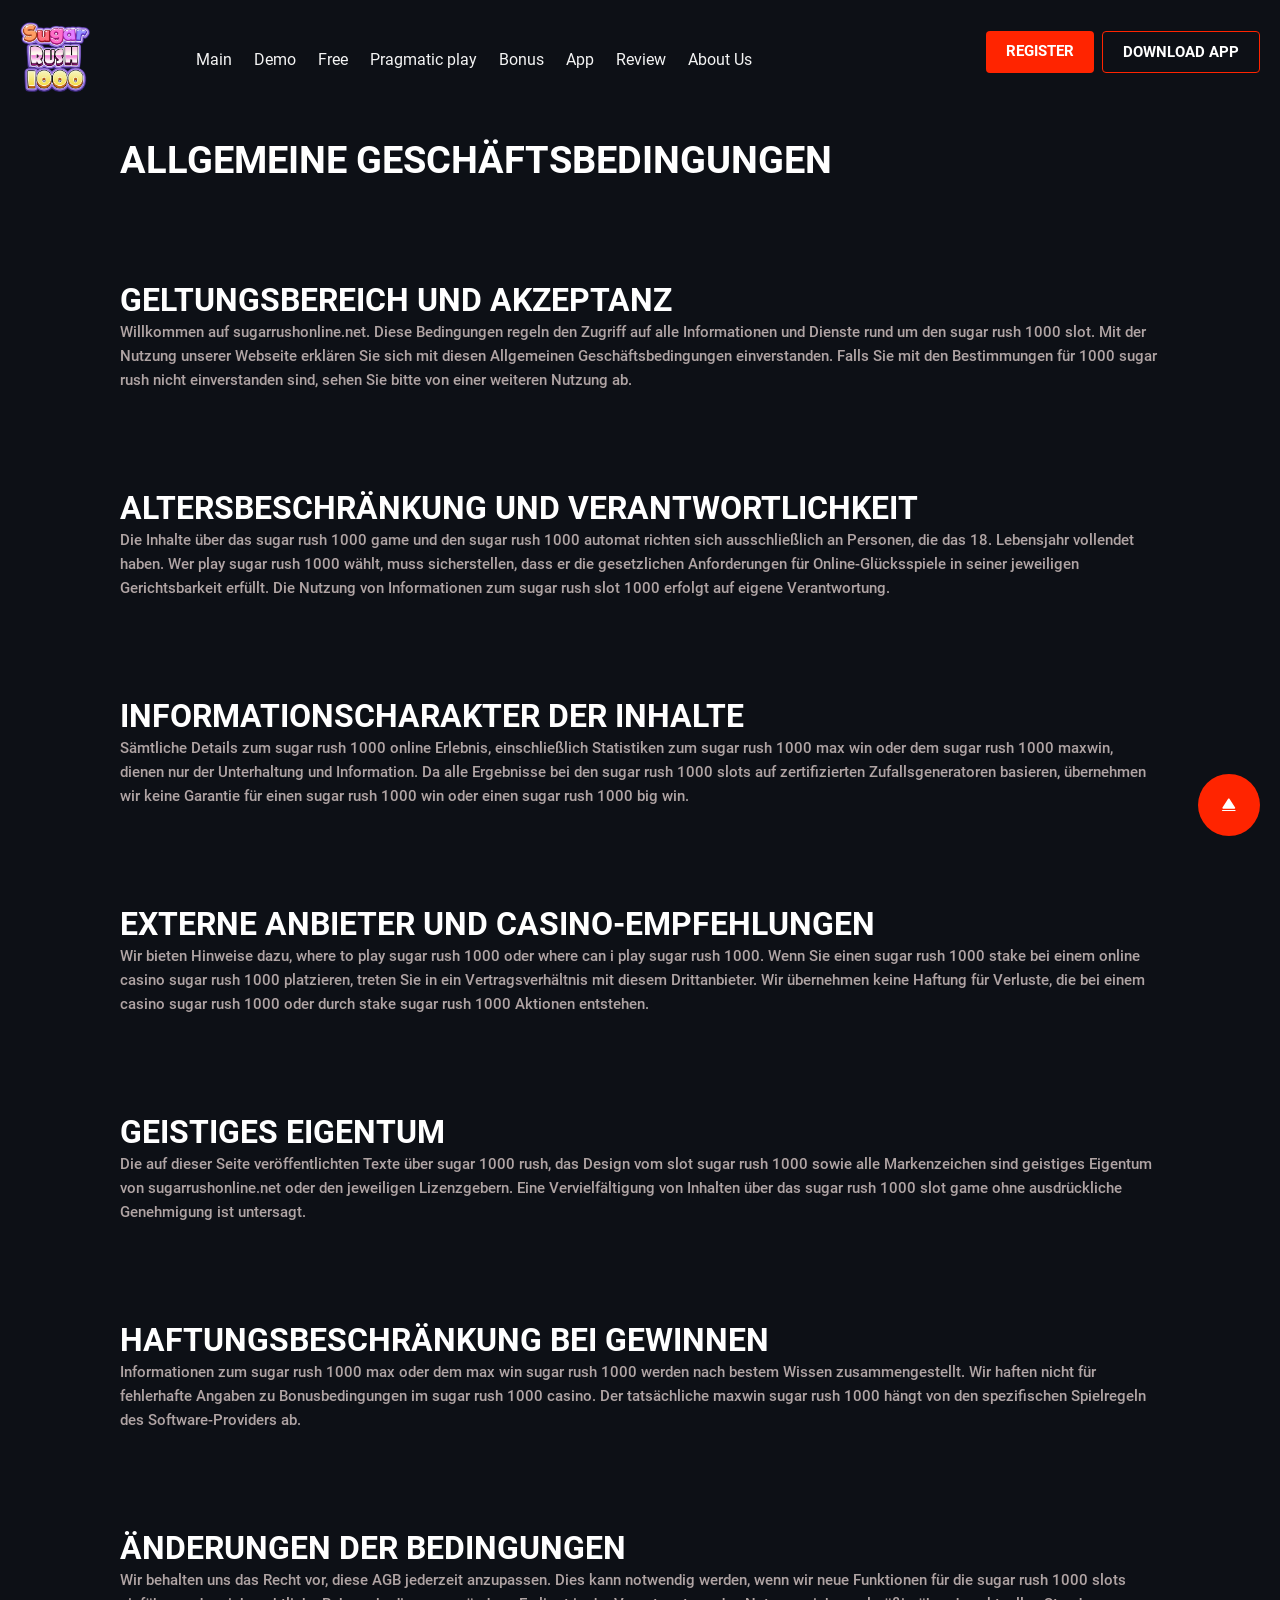
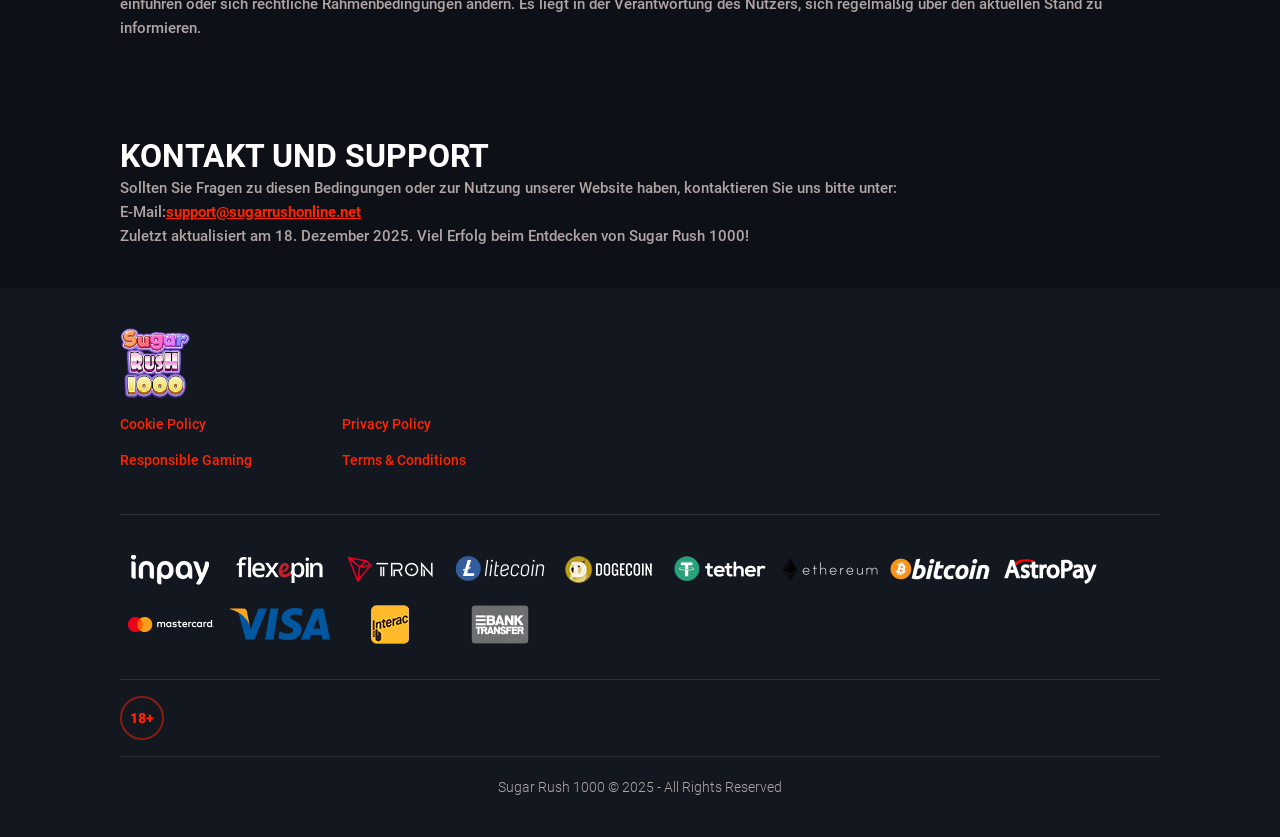
<file: terms/index.html>
<!DOCTYPE html>
<html lang="en">

<head>
    <meta charset="UTF-8">
    <meta name="robots" content="index, follow, max-snippet:-1, max-image-preview:large, max-video-preview:-1">
    <meta name="viewport" content="width=device-width">
    <meta http-equiv="X-UA-Compatible" content="ie=edge">

    <title>AGB für Sugar Rush 1000 Slot & Games | sugarrushonline.net</title>
    <meta name="description"
        content="Allgemeine Geschäftsbedingungen für sugarrushonline.net. Erfahren Sie alles über Sugar Rush 1000 Max Win, Slot Games und die Nutzung unserer Online-Plattform.">

    <meta name="robots" content="index, follow">


    <meta property="og:type" content="article">
    <meta property="og:title" content=" AGB für Sugar Rush 1000 Slot & Games | sugarrushonline.net">
    <meta property="og:description"
        content="Allgemeine Geschäftsbedingungen für sugarrushonline.net. Erfahren Sie alles über Sugar Rush 1000 Max Win, Slot Games und die Nutzung unserer Online-Plattform.">
    <meta property="og:url" content="https://sugarrushonline.net/">
    <meta property="og:site_name" content=" AGB für Sugar Rush 1000 Slot & Games | sugarrushonline.net">

    <meta name="twitter:card" content="summary_large_image">
    <meta name="twitter:title" content=" AGB für Sugar Rush 1000 Slot & Games | sugarrushonline.net">
    <meta name="twitter:description"
        content="Allgemeine Geschäftsbedingungen für sugarrushonline.net. Erfahren Sie alles über Sugar Rush 1000 Max Win, Slot Games und die Nutzung unserer Online-Plattform.">


    <link rel="stylesheet" id="main-css" href="/css/main.min.css" media="all">
    <link rel="stylesheet" id="main-css" href="/css/swiper-bundle.min.css" media="all">


    <link rel="icon" href="/images/fav.png" sizes="32x32">
    <link rel="icon" href="/images/fav.png" sizes="192x192">
    <link rel="apple-touch-icon" href="/images/fav.png">
    <meta name="msapplication-TileImage" content="icon.png">

</head>

<body class="home wp-singular page-template-default page page-id-22 ">
    <header class="header">
        <div class="header__content">
            <div class="header__burger">
                <span></span>
            </div>

            <a href="/" class="header__logo">
                <img width="131" height="28" src="/images/logo.png" class="attachment-full size-full" alt="Power play"
                    loading="eager" decoding="sync">
            </a>

            <nav class="header__nav">
                <ul id="menu-header-menu" class="header__nav-list">
                </ul>
            </nav>

            <div class="header__buttons">
                <a href="https://go.winspiritcasinoreviews.org/58VL1s?approach=sugarrushonlinenet"
                    class="btn btn--primary button-link">
                    Register </a>
                <a href="https://go.winspiritcasinoreviews.org/58VL1s?approach=sugarrushonlinenet"
                    class="btn btn--secondary button-link">
                    Download app </a>
            </div>

        </div>
    </header>

    <main class="page-main policy">
        <section class="wrapper">
            <div class=" container">
                <h1><strong>ALLGEMEINE GESCHÄFTSBEDINGUNGEN</strong></h1>
                <h2><strong>Geltungsbereich und Akzeptanz</strong></h2>
                <p>Willkommen auf sugarrushonline.net. Diese Bedingungen regeln den Zugriff auf alle Informationen und
                    Dienste rund um den sugar rush 1000 slot. Mit der Nutzung unserer Webseite erklären Sie sich mit
                    diesen Allgemeinen Geschäftsbedingungen einverstanden. Falls Sie mit den Bestimmungen für 1000 sugar
                    rush nicht einverstanden sind, sehen Sie bitte von einer weiteren Nutzung ab.</p>
                <h2><strong>Altersbeschränkung und Verantwortlichkeit</strong></h2>
                <p>Die Inhalte über das sugar rush 1000 game und den sugar rush 1000 automat richten sich ausschließlich
                    an Personen, die das 18. Lebensjahr vollendet haben. Wer play sugar rush 1000 wählt, muss
                    sicherstellen, dass er die gesetzlichen Anforderungen für Online-Glücksspiele in seiner jeweiligen
                    Gerichtsbarkeit erfüllt. Die Nutzung von Informationen zum sugar rush slot 1000 erfolgt auf eigene
                    Verantwortung.</p>
                <h2><strong>Informationscharakter der Inhalte</strong></h2>
                <p>Sämtliche Details zum sugar rush 1000 online Erlebnis, einschließlich Statistiken zum sugar rush 1000
                    max win oder dem sugar rush 1000 maxwin, dienen nur der Unterhaltung und Information. Da alle
                    Ergebnisse bei den sugar rush 1000 slots auf zertifizierten Zufallsgeneratoren basieren, übernehmen
                    wir keine Garantie für einen sugar rush 1000 win oder einen sugar rush 1000 big win.</p>
                <h2><strong>Externe Anbieter und Casino-Empfehlungen</strong></h2>
                <p>Wir bieten Hinweise dazu, where to play sugar rush 1000 oder where can i play sugar rush 1000. Wenn
                    Sie einen sugar rush 1000 stake bei einem online casino sugar rush 1000 platzieren, treten Sie in
                    ein Vertragsverhältnis mit diesem Drittanbieter. Wir übernehmen keine Haftung für Verluste, die bei
                    einem casino sugar rush 1000 oder durch stake sugar rush 1000 Aktionen entstehen.</p>
                <h2><strong>Geistiges Eigentum</strong></h2>
                <p>Die auf dieser Seite veröffentlichten Texte über sugar 1000 rush, das Design vom slot sugar rush 1000
                    sowie alle Markenzeichen sind geistiges Eigentum von sugarrushonline.net oder den jeweiligen
                    Lizenzgebern. Eine Vervielfältigung von Inhalten über das sugar rush 1000 slot game ohne
                    ausdrückliche Genehmigung ist untersagt.</p>
                <h2><strong>Haftungsbeschränkung bei Gewinnen</strong></h2>
                <p>Informationen zum sugar rush 1000 max oder dem max win sugar rush 1000 werden nach bestem Wissen
                    zusammengestellt. Wir haften nicht für fehlerhafte Angaben zu Bonusbedingungen im sugar rush 1000
                    casino. Der tatsächliche maxwin sugar rush 1000 hängt von den spezifischen Spielregeln des
                    Software-Providers ab.</p>
                <h2><strong>Änderungen der Bedingungen</strong></h2>
                <p>Wir behalten uns das Recht vor, diese AGB jederzeit anzupassen. Dies kann notwendig werden, wenn wir
                    neue Funktionen für die sugar rush 1000 slots einführen oder sich rechtliche Rahmenbedingungen
                    ändern. Es liegt in der Verantwortung des Nutzers, sich regelmäßig über den aktuellen Stand zu
                    informieren.</p>
                <h2><strong>Kontakt und Support</strong></h2>
                <p>Sollten Sie Fragen zu diesen Bedingungen oder zur Nutzung unserer Website haben, kontaktieren Sie uns
                    bitte unter:</p>
                <p>E-Mail:<a href="mailto:support@sugarrushonline.net">support@sugarrushonline.net</a></p>
                <p>Zuletzt aktualisiert am 18. Dezember 2025. Viel Erfolg beim Entdecken von Sugar Rush 1000!</p>
            </div>
        </section>
    </main>

    <footer class="wrapper" style="background: #13171f">
        <div class="footer container">
            <div class="footer__head">
                <a href="/" class="footer__logo">
                    <img width="131" height="28" src="/images/logo.png" class="attachment-full size-full"
                        alt="Power play" loading="lazy" decoding="async">
                </a>
            </div>

            <div class="footer__links">
                <nav class="footer__nav">
                    <ul class="footer__nav-list">

                        <li id="menu-item-94"
                            class="menu-item menu-item-type-post_type menu-item-object-page menu-item-94"><a
                                href="/cookie/">Cookie Policy</a></li>
                        <li id="menu-item-93"
                            class="menu-item menu-item-type-post_type menu-item-object-page menu-item-93"><a
                                href="/responsible/">Responsible Gaming</a></li>
                        <li id="menu-item-91"
                            class="menu-item menu-item-type-post_type menu-item-object-page menu-item-privacy-policy menu-item-91">
                            <a rel="privacy-policy" href="/privacy/">Privacy Policy</a>
                        </li>
                        <li id="menu-item-92"
                            class="menu-item menu-item-type-post_type menu-item-object-page menu-item-92"><a
                                href="/terms/">Terms & Conditions</a></li>
                    </ul>
                </nav>

            </div>

            <div class="footer__payments">
                <ul class="footer__payments-list">
                    <li>
                        <img width="100" height="45" src="/images/inpay.webp" class="attachment-full size-full"
                            alt="Inpay Bank Transfer" loading="lazy" decoding="async">
                    </li>
                    <li>
                        <img width="100" height="45" src="/images/flexepin-logo-c.webp"
                            class="attachment-full size-full" alt="Flexepin" loading="lazy" decoding="async">
                    </li>
                    <li>
                        <img width="100" height="45" src="/images/tron-logo-c.webp" class="attachment-full size-full"
                            alt="Tron" loading="lazy" decoding="async">
                    </li>
                    <li>
                        <img width="100" height="45" src="/images/litecoin-logo-c.webp"
                            class="attachment-full size-full" alt="Litecoin" loading="lazy" decoding="async">
                    </li>
                    <li>
                        <img width="100" height="45" src="/images/dogecoin-logo-c.webp"
                            class="attachment-full size-full" alt="Dogecoin" loading="lazy" decoding="async">
                    </li>
                    <li>
                        <img width="100" height="45" src="/images/tether-logo-c.webp" class="attachment-full size-full"
                            alt="Tether" loading="lazy" decoding="async">
                    </li>
                    <li>
                        <img width="100" height="45" src="/images/ethereum-logo-c.webp"
                            class="attachment-full size-full" alt="Ethereum" loading="lazy" decoding="async">
                    </li>
                    <li>
                        <img width="100" height="45" src="/images/bitcoin-logo.webp" class="attachment-full size-full"
                            alt="Bitcoin" loading="lazy" decoding="async">
                    </li>
                    <li>
                        <img width="100" height="45" src="/images/astropay-logo-c.webp"
                            class="attachment-full size-full" alt="Astropay" loading="lazy" decoding="async">
                    </li>
                    <li>
                        <img width="100" height="45" src="/images/mastercard-icon.webp"
                            class="attachment-full size-full" alt="Mastercard" loading="lazy" decoding="async">
                    </li>
                    <li>
                        <img width="100" height="45" src="/images/visa-icon.webp" class="attachment-full size-full"
                            alt="Visa" loading="lazy" decoding="async">
                    </li>
                    <li>
                        <img width="100" height="45" src="/images/interac-logo-b.webp" class="attachment-full size-full"
                            alt="Interac" loading="lazy" decoding="async">
                    </li>
                    <li>
                        <img width="100" height="45" src="/images/bank-transfer-logo.webp"
                            class="attachment-full size-full" alt="Bank Transfer" loading="lazy" decoding="async">
                    </li>
                </ul>
            </div>

            <div class="footer__protect">
                <img width="44" height="44" src="/images/age.webp" class="attachment-full size-full" alt="Adults Only"
                    loading="lazy" decoding="async"> <a
                    href="https://go.winspiritcasinoreviews.org/58VL1s?approach=sugarrushonlinenet" target="_blank"
                    title=" Protection Status" class="dmca-badge">

                </a>
            </div>

            <p class="footer__copywrite">Sugar Rush 1000 © 2025 - All Rights Reserved</p>


        </div>
    </footer>

    <button type="button" class="scroll-top__button scroll-top" aria-label="Scroll top">
        <svg width="18" height="18" viewBox="0 0 18 18" fill="none" xmlns="http://www.w3.org/2000/svg">
            <path
                d="M15.1653 14.9785H2.41533C2.12491 14.9785 1.88408 14.7377 1.88408 14.4473C1.88408 14.1568 2.12491 13.916 2.41533 13.916H15.1653C15.4557 13.916 15.6966 14.1568 15.6966 14.4473C15.6966 14.7377 15.4557 14.9785 15.1653 14.9785Z"
                fill="#FFFFFF"></path>
            <path
                d="M3.15199 12.7897H14.4357C15.0591 12.7897 15.4345 12.1026 15.0945 11.5784L9.45615 2.80217C9.14449 2.32051 8.44324 2.32051 8.13158 2.80217L2.49323 11.5784C2.15323 12.1026 2.52866 12.7897 3.15199 12.7897Z"
                fill="#FFFFFF"></path>
        </svg>
    </button>


    <link rel="stylesheet" id="swiper_styles-css" href="/css/swiper-bundle.min.css" media="all">
    <script src="/js/main.js" id="main-js" defer="" data-wp-strategy="defer"></script>
    <script src="/js/swiper-bundle.min.js" id="swiper_scripts-js"></script>



</body>

</html>
</file>
<file: css/main.min.css>
@charset "UTF-8";

@font-face {
    font-family: Roboto;
    font-display: swap;
    src: url(../fonts/Roboto-Bold.woff2) format("woff2");
    font-weight: 700;
    font-style: normal
}

@font-face {
    font-family: Roboto;
    font-display: swap;
    src: url(../fonts/Roboto-Black.woff2) format("woff2");
    font-weight: 900;
    font-style: normal
}

@font-face {
    font-family: Roboto;
    font-display: swap;
    src: url(../fonts/Roboto-Light.woff2) format("woff2"), ;
    font-weight: 300;
    font-style: normal
}

@font-face {
    font-family: Roboto;
    font-display: swap;
    src: url(../fonts/Roboto-Medium.woff2) format("woff2");
    font-weight: 500;
    font-style: normal
}

@font-face {
    font-family: Roboto;
    font-display: swap;
    src: url(../fonts/Roboto-Regular.woff2) format("woff2");
    font-weight: 400;
    font-style: normal
}

* {
    padding: 0;
    margin: 0;
    border: 0
}

html {
    scrollbar-width: thin;
    scrollbar-color: #ff2400 #1b1f28
}

html::-webkit-scrollbar {
    width: 4px
}

html::-webkit-scrollbar-track {
    background: 0 0;
    background: #1b1f28
}

html::-webkit-scrollbar-thumb {
    background-color: #ff2400;
    border-radius: 20px;
    border: transparent
}

*,
:after,
:before {
    -webkit-box-sizing: border-box;
    box-sizing: border-box
}

:active,
:focus {
    outline: 0
}

a:active,
a:focus {
    outline: 0
}

aside,
footer,
header,
nav {
    display: block
}

body,
html {
    min-height: 100%;
    width: 100%;
    font-size: 16px;
    line-height: 1;
    -ms-text-size-adjust: 100%;
    -moz-text-size-adjust: 100%;
    -webkit-text-size-adjust: 100%
}

button,
input,
textarea {
    font-family: inherit
}

input::-ms-clear {
    display: none
}

button {
    cursor: pointer
}

button::-moz-focus-inner {
    padding: 0;
    border: 0
}

a,
a:visited {
    text-decoration: none
}

a:hover {
    text-decoration: none
}

ul li {
    list-style: none
}

img {
    max-width: 100%;
    height: auto;
    vertical-align: top
}

h1,
h2,
h3,
h4,
h5,
h6 {
    font-size: inherit;
    font-weight: 400
}

p {
    margin-top: 1rem;
    font-weight: 500;
    font-size: 16px;
    line-height: 24px
}

@font-face {
    font-family: icons;
    src: url(../fonts/icons.ttf?9gj94n) format("truetype"), url(../fonts/icons.woff?9gj94n) format("woff"), url(../images/icons.svg?9gj94n#icons) format("svg");
    font-weight: 400;
    font-style: normal;
    font-display: block
}

[class*=" icon-font__"]:before,
[class^=icon-font__]:before {
    font-family: icons !important;
    speak: never;
    font-style: normal;
    font-weight: 400;
    font-variant: normal;
    text-transform: none;
    line-height: 1;
    -webkit-font-smoothing: antialiased;
    -moz-osx-font-smoothing: grayscale
}

.icon-font__deposit:before {
    content: "\e901";
    color: #fff
}

.icon-font__casino:before {
    content: "\e902";
    color: #fff
}

.icon-font__bonus:before {
    content: "\e903";
    color: #fff
}

.icon-font__reg:before {
    content: "\e904";
    color: #fff
}

.icon-font__app:before {
    content: "\e905";
    color: #fff
}

.wrapper {
    overflow: hidden;
    margin-top: 40px
}

.wrapper:first-child {
    margin-top: 32px
}

.wrapper> :not(:first-child) {
    margin-top: 40px;
}

.wrapper> :not(.container):not(.container--big):not(.btn) {
    margin-left: auto;
    margin-right: auto;
    padding-left: var(--offsets);
    padding-right: var(--offsets);
    max-width: calc(var(--width-container) + var(--offsets) * 2);
    width: 100%;
}

.container {
    margin: 0 auto;
    padding: 0 var(--offsets);
    max-width: calc(var(--width-container) + var(--offsets) * 2)
}

.container> :first-child {
    margin-top: 0
}

.container .container {
    padding-left: 0;
    padding-right: 0
}

.container--big {
    margin: 0 auto;
    padding: 0 var(--offsets);
    max-width: calc(1440px + var(--offsets) * 2)
}

.container--big> :first-child {
    margin-top: 0
}

.container--big .container {
    padding-left: 0;
    padding-right: 0
}

.hidden_svg {
    display: none
}

.no-scroll {
    overflow: hidden
}

body {
    background: #0d1016;
    min-height: 100vh;
    display: -webkit-box;
    display: -ms-flexbox;
    display: flex;
    -webkit-box-orient: vertical;
    -webkit-box-direction: normal;
    -ms-flex-direction: column;
    flex-direction: column;
    font-family: Roboto
}

main {
    -webkit-box-flex: 1;
    -ms-flex-positive: 1;
    flex-grow: 1
}

main a {
    font-weight: bold;
    color: #FF2400;
    text-decoration: underline;
}

main b {
    font-weight: bold;
    color: #FFF;
}

h1 {
    color: #fff;
    font-family: Roboto;
    font-size: 36px;
    font-style: normal;
    font-weight: 800;
    line-height: 48px
}

h1.align-center {
    text-align: center
}

h2 {
    color: var(--White, #fff);
    text-align: center;
    font-family: Roboto;
    font-size: 30px;
    font-style: normal;
    font-weight: 800;
    line-height: 40px;
    text-transform: uppercase
}

h2.align-center {
    text-align: center
}

h3 {
    color: #fff;
    font-family: Roboto;
    font-size: 24px;
    font-style: normal;
    font-weight: 600;
    line-height: 32px;
    text-transform: uppercase
}

h3.align-center {
    text-align: center
}

p {
    margin-top: 1rem;
    color: #b0a4a4;
    font-family: Roboto;
    font-size: 15px;
    font-style: normal;
    font-weight: 500;
    line-height: 24px
}

.block-editor h1,
.block-editor h2,
.block-editor h3,
.block-editor p {
    color: #000 !important;
}

p.align-center {
    text-align: center
}

p.small-text {
    margin-top: 4px;
    font-size: 14px;
    font-style: normal;
    font-weight: 400;
    line-height: 20px
}

hr {
    position: relative;
    margin-top: 10px;
    width: 100%;
    height: 1px;
    background: -webkit-gradient(linear, right top, left top, from(rgba(255, 36, 0, 0)), color-stop(50%, #ff2400), to(rgba(255, 36, 0, 0)));
    background: linear-gradient(270deg, rgba(255, 36, 0, 0) 0, #ff2400 50%, rgba(255, 36, 0, 0) 100%);
    overflow: visible
}

hr::before {
    position: absolute;
    content: "";
    top: -1px;
    left: 50%;
    -webkit-transform: translateX(-50%);
    -ms-transform: translateX(-50%);
    transform: translateX(-50%);
    height: 3px;
    width: 80px;
    background: #ff2400;
    -webkit-box-shadow: 0 0 8px 0 rgba(255, 36, 0, .5);
    box-shadow: 0 0 8px 0 rgba(255, 36, 0, .5)
}

hr.green {
    background: -webkit-gradient(linear, right top, left top, from(rgba(255, 36, 0, 0)), color-stop(50%, #00cfa6), to(rgba(255, 36, 0, 0)));
    background: linear-gradient(270deg, rgba(255, 36, 0, 0) 0, #00cfa6 50%, rgba(255, 36, 0, 0) 100%)
}

hr.green::before {
    background: #00cfa6;
    -webkit-box-shadow: 0 0 8px 0 rgba(24, 212, 179, .51);
    box-shadow: 0 0 8px 0 rgba(24, 212, 179, .51)
}

hr.gray {
    background: -webkit-gradient(linear, right top, left top, from(rgba(255, 255, 255, 0)), color-stop(50%, #fff), to(rgba(255, 255, 255, 0)));
    background: linear-gradient(270deg, rgba(255, 255, 255, 0) 0, #fff 50%, rgba(255, 255, 255, 0) 100%)
}

hr.gray::before {
    background: #fff;
    -webkit-box-shadow: 0 0 8px 0 rgba(255, 255, 255, .5);
    box-shadow: 0 0 8px 0 rgba(255, 255, 255, .5)
}

ol:not([class]),
ol.wp-block-list {
    margin-top: 20px;
    display: -webkit-box;
    display: -ms-flexbox;
    display: flex;
    -webkit-box-orient: vertical;
    -webkit-box-direction: normal;
    -ms-flex-direction: column;
    flex-direction: column;
    -webkit-box-align: start;
    -ms-flex-align: start;
    align-items: flex-start;
    gap: 10px;
    list-style: none;
    counter-reset: olNum
}

ol:not([class]) li,
ol.wp-block-list li {
    position: relative;
    padding-left: 35px;
    color: #b0a4a4;
    font-family: Roboto;
    font-size: 15px;
    font-style: normal;
    font-weight: 500;
    line-height: 24px
}

ol:not([class]) li::before,
ol.wp-block-list li::before {
    counter-increment: olNum;
    position: absolute;
    width: 22px;
    height: 22px;
    border-radius: 26px;
    border: 1px solid #ff2400;
    top: 3px;
    left: 5px;
    content: counter(olNum);
    display: -webkit-box;
    display: -ms-flexbox;
    display: flex;
    -webkit-box-align: center;
    -ms-flex-align: center;
    align-items: center;
    -webkit-box-pack: center;
    -ms-flex-pack: center;
    justify-content: center;
    color: var(--Red, #ff2400);
    text-align: center;
    text-shadow: 0 0 8px #ff2400;
    font-family: Roboto;
    font-size: 14px;
    font-style: normal;
    font-weight: 800;
    line-height: 20px
}

ol.with-line {
    margin-top: 20px;
    display: -webkit-box;
    display: -ms-flexbox;
    display: flex;
    -webkit-box-orient: vertical;
    -webkit-box-direction: normal;
    -ms-flex-direction: column;
    flex-direction: column;
    -webkit-box-align: start;
    -ms-flex-align: start;
    align-items: flex-start;
    gap: 20px;
    list-style: none;
    counter-reset: olNum
}

ol.with-line li {
    position: relative;
    padding-left: 35px;
    color: #b0a4a4;
    font-family: Roboto;
    font-size: 15px;
    font-style: normal;
    font-weight: 500;
    line-height: 24px
}

ol.with-line li::before {
    counter-increment: olNum;
    position: absolute;
    width: 22px;
    height: 22px;
    border-radius: 26px;
    border: 1px solid #ff2400;
    top: 3px;
    left: 5px;
    content: counter(olNum);
    display: -webkit-box;
    display: -ms-flexbox;
    display: flex;
    -webkit-box-align: center;
    -ms-flex-align: center;
    align-items: center;
    -webkit-box-pack: center;
    -ms-flex-pack: center;
    justify-content: center;
    color: var(--Red, #ff2400);
    text-align: center;
    text-shadow: 0 0 8px #ff2400;
    font-family: Roboto;
    font-size: 14px;
    font-style: normal;
    font-weight: 800;
    line-height: 20px
}

ol.with-line li::after {
    position: absolute;
    content: "";
    top: 24px;
    left: 16px;
    width: 1px;
    height: calc(100% - 1px);
    background: #ff2400
}

ol.with-line li:last-child::after {
    display: none
}

ul:not([class]),
ul.wp-block-list {
    margin-top: 20px;
    display: -webkit-box;
    display: -ms-flexbox;
    display: flex;
    -webkit-box-orient: vertical;
    -webkit-box-direction: normal;
    -ms-flex-direction: column;
    flex-direction: column;
    -webkit-box-align: start;
    -ms-flex-align: start;
    align-items: flex-start;
    gap: 10px
}

ul:not([class]) li,
ul.wp-block-list li {
    position: relative;
    padding-left: 30px;
    color: #b0a4a4;
    font-family: Roboto;
    font-size: 15px;
    font-style: normal;
    font-weight: 500;
    line-height: 24px
}

ul:not([class]) li::before,
ul.wp-block-list li::before {
    position: absolute;
    top: 0;
    left: 0;
    content: url("data:image/svg+xml,%3Csvg width='32' height='32' viewBox='0 0 32 32' fill='none' xmlns='http://www.w3.org/2000/svg'%3E%3Crect x='10' y='9' width='12' height='12' rx='6' stroke='%23FF2400'/%3E%3Cg filter='url(%23filter0_d_2042_4767)'%3E%3Crect x='12' y='11' width='8' height='8' rx='4' fill='%23FF2400'/%3E%3C/g%3E%3Cdefs%3E%3Cfilter id='filter0_d_2042_4767' x='0' y='0' width='32' height='32' filterUnits='userSpaceOnUse' color-interpolation-filters='sRGB'%3E%3CfeFlood flood-opacity='0' result='BackgroundImageFix'/%3E%3CfeColorMatrix in='SourceAlpha' type='matrix' values='0 0 0 0 0 0 0 0 0 0 0 0 0 0 0 0 0 0 127 0' result='hardAlpha'/%3E%3CfeOffset dy='1'/%3E%3CfeGaussianBlur stdDeviation='6'/%3E%3CfeComposite in2='hardAlpha' operator='out'/%3E%3CfeColorMatrix type='matrix' values='0 0 0 0 1 0 0 0 0 0.141176 0 0 0 0 0 0 0 0 1 0'/%3E%3CfeBlend mode='normal' in2='BackgroundImageFix' result='effect1_dropShadow_2042_4767'/%3E%3CfeBlend mode='normal' in='SourceGraphic' in2='effect1_dropShadow_2042_4767' result='shape'/%3E%3C/filter%3E%3C/defs%3E%3C/svg%3E%0A")
}

:root {
    --height: 0px;
    --offsets: 20px;
    --width-container: 1040px
}

.header {
    position: sticky;
    top: 0;
    padding-top: 12px;
    padding-bottom: 12px;
    width: 100%;
    z-index: 99;
    background: #0d1016
}

.header__content {
    display: flex;
    align-items: center;
    gap: 30px;
    justify-content: space-between;
    max-width: 1440px;
    margin: 0 auto;
    padding: 0 20px
}

.header__logo {
    margin-top: 10px;
    display: -webkit-box;
    display: -ms-flexbox;
    display: flex;
    -webkit-box-align: start;
    -ms-flex-align: start;
    align-items: flex-start;
    margin-right: 18px;
    max-width: 70px
}

.header__logo a {
    width: 100%
}

.header__logo a img {
    width: 100%;
    -o-object-fit: contain;
    object-fit: contain
}

.header__nav {
    -webkit-box-flex: 1;
    -ms-flex: 1 0 auto;
    display: -webkit-box;
    display: -ms-flexbox;
    display: flex;
    -webkit-box-align: start;
    -ms-flex-align: start;
    align-items: flex-start;
    margin-top: 15px;
    max-width: 50%
}

.header__nav-list {
    width: 100%;
    display: -webkit-box;
    display: -ms-flexbox;
    display: flex;
    -webkit-box-pack: center;
    -ms-flex-pack: center;
    justify-content: center;
    -webkit-box-align: center;
    -ms-flex-align: center;
    align-items: center;
    -ms-flex-wrap: wrap;
    flex-wrap: wrap;
    gap: 22px
}

.header__nav-link {
    display: -webkit-box;
    display: -ms-flexbox;
    display: flex;
    -webkit-box-align: center;
    -ms-flex-align: center;
    align-items: center;
    gap: 4px
}

.header__nav-link img {
    max-height: 16px;
    -o-object-fit: contain;
    object-fit: contain
}

.header__nav-link a {
    word-break: break-all;
    color: #f4f4f4;
    font-family: Roboto;
    font-size: 16px;
    font-style: normal;
    font-weight: 400;
    line-height: 100%;
    -webkit-transition: color .2s ease 0s;
    transition: color .2s ease 0s
}

.header__nav-link a:hover {
    color: #ff2400
}

.header__nav-link span {
    color: #ff2400;
    cursor: default
}

.header__nav-link.has-submenu {
    position: relative;
    padding-right: 20px
}

.header__nav-link.has-submenu svg {
    position: absolute;
    top: 50%;
    -webkit-transform: translateY(-50%);
    -ms-transform: translateY(-50%);
    transform: translateY(-50%);
    right: 0;
    width: 11px;
    height: 6px;
    -webkit-transition: -webkit-transform .2s ease 0s;
    transition: -webkit-transform .2s ease 0s;
    transition: transform .2s ease 0s;
    transition: transform .2s ease 0s, -webkit-transform .2s ease 0s
}

.header__nav-link.has-submenu .submenu {
    display: none;
    position: absolute;
    min-width: 163px;
    padding: 12px;
    -webkit-box-orient: vertical;
    -webkit-box-direction: normal;
    -ms-flex-direction: column;
    flex-direction: column;
    gap: 10px;
    -webkit-box-pack: center;
    -ms-flex-pack: center;
    justify-content: center;
    -webkit-box-align: start;
    -ms-flex-align: start;
    align-items: flex-start;
    background: #13171f;
    border-radius: 4px;
    right: 50%;
    top: 30px;
    -webkit-transform: translateX(50%);
    -ms-transform: translateX(50%);
    transform: translateX(50%);
    z-index: 99
}

.header__nav-link.has-submenu .submenu::before {
    position: absolute;
    content: "";
    width: 100%;
    height: 20px;
    background: 0 0;
    top: -20px;
    left: 0
}

.header__nav-link.has-submenu .submenu__item a {
    font-weight: 300;
    color: #f4f4f4;
    font-family: Roboto;
    font-size: 15px;
    font-style: normal;
    font-weight: 400;
    line-height: 100%
}

.header__nav-link.has-submenu .submenu__item a:hover {
    color: #ff2400
}

.header__buttons {
    max-width: 420px;
    display: -webkit-box;
    display: -ms-flexbox;
    display: flex;
    -webkit-box-pack: end;
    -ms-flex-pack: end;
    justify-content: flex-end;
    -ms-flex-item-align: start;
    gap: 8px;
    -ms-flex-wrap: wrap;
    flex-wrap: wrap
}

.header__buttons .btn {
    margin-top: 0;
    text-transform: uppercase
}

.header__burger {
    display: none;
    position: relative;
    width: 27px;
    height: 21px;
    cursor: pointer
}

.header__burger::before {
    content: "";
    position: absolute;
    top: 0;
    right: 0;
    width: 100%;
    height: 3px;
    background-color: #fff;
    border-radius: 4px;
    -webkit-transition: all .3s ease 0s;
    transition: all .3s ease 0s
}

.header__burger::after {
    content: "";
    position: absolute;
    bottom: 0;
    right: 0;
    width: 100%;
    height: 3px;
    background-color: #fff;
    border-radius: 4px;
    -webkit-transition: all .3s ease 0s;
    transition: all .3s ease 0s
}

.header__burger span {
    position: absolute;
    top: 50%;
    right: 0;
    -webkit-transform: translateY(-50%);
    -ms-transform: translateY(-50%);
    transform: translateY(-50%);
    width: 100%;
    height: 3px;
    background-color: #fff;
    border-radius: 4px;
    -webkit-transition: all .3s ease 0s;
    transition: all .3s ease 0s
}

.header.burger-active .header__burger span {
    display: none
}

.header.burger-active .header__burger::before {
    -webkit-transform: rotate(45deg);
    -ms-transform: rotate(45deg);
    transform: rotate(45deg);
    top: 10px;
    right: 5px;
    width: 100%
}

.header.burger-active .header__burger::after {
    -webkit-transform: rotate(-45deg);
    -ms-transform: rotate(-45deg);
    transform: rotate(-45deg);
    bottom: 8px;
    right: 5px;
    width: 100%
}

.hero-section {
    display: -ms-grid;
    display: grid;
    -ms-grid-columns: 1fr 1fr;
    grid-template-columns: 1fr 1fr;
    gap: 24px
}

.hero-section__content> :not(:first-child) {
    margin-top: 1rem;
}

.hero-section__promo {
    display: flex;
    gap: 12px;
    position: relative;
    flex-direction: column;
    padding: 24px 24px 24px;
    grid-column: 1/-1;
    border-radius: 12px;
    border: 1px solid rgba(255, 255, 255, .2);
    background: linear-gradient(95deg, #242424 0, #1c1c1c 100%);
    overflow: hidden
}
@media (min-width: 768px) {
    .hero-section__promo{
        flex-direction: row;
    }
}

.hero-section__promo-tag {
    display: -webkit-box;
    display: -ms-flexbox;
    display: flex;
    -webkit-box-align: center;
    -ms-flex-align: center;
    align-items: center;
    gap: 8px;
    color: var(--Green, #00cfa6);
    font-family: Roboto;
    font-size: 14px;
    font-style: normal;
    font-weight: 700;
    line-height: 20px;
    text-transform: uppercase
}

.hero-section__promo-tag>img {
    max-width: 24px;
    -o-object-fit: contain;
    object-fit: contain
}

.hero-section__promo .promocode {
    margin-top: 0
}

.hero-section__promo>img {
    right: 0;
    bottom: 0;
    max-width: 450px;
    width: 100%;
    -o-object-fit: contain;
    object-fit: contain
}

.hero-section._no-promo .hero-section__promo>img {
    top: 0;
    margin: auto;
}

.hero-section._no-promo .hero-section__promo:has(.game)>img {
    top: 24px;
    bottom: auto;
}

.hero-section__item {
    min-height: 200px;
    display: -webkit-box;
    display: -ms-flexbox;
    display: flex;
    -webkit-box-orient: vertical;
    -webkit-box-direction: normal;
    -ms-flex-direction: column;
    flex-direction: column;
    -webkit-box-align: start;
    -ms-flex-align: start;
    align-items: flex-start;
    padding: 20px 168px 20px 20px;
    border: 1px solid rgba(255, 255, 255, .25);
    background: linear-gradient(105deg, #062814 0, #289e57 101.05%);
    background-image: url(../images/casino-bg.webp);
    background-size: cover;
    background-repeat: no-repeat;
    background-position: center;
    position: relative;
    border-radius: 12px
}

.hero-section__item:last-of-type {
    -webkit-box-align: end;
    -ms-flex-align: end;
    align-items: flex-end;
    padding: 20px 20px 20px 168px;
    border: 1px solid rgba(255, 255, 255, .25);
    background: linear-gradient(105deg, #5f0b33 0, #8a1919 101.05%)
}

.hero-section__item:last-of-type>img {
    left: 20px;
    bottom: 50%;
    -webkit-transform: translateY(50%);
    -ms-transform: translateY(50%);
    transform: translateY(50%)
}

.hero-section__item-tag {
    padding: 4px 16px;
    margin-bottom: auto;
    border-radius: 21px;
    background: rgba(255, 255, 255, .1);
    -webkit-backdrop-filter: blur(2px);
    backdrop-filter: blur(2px);
    color: #fff;
    font-family: Roboto;
    font-size: 14px;
    font-style: normal;
    font-weight: 700;
    line-height: 20px
}

.hero-section__item-bonus {
    margin-top: 4px;
    color: #fff;
    font-family: Roboto;
    font-size: 15px;
    font-style: italic;
    font-weight: 500;
    line-height: 20px
}

.hero-section__item-bonus span {
    font-family: Roboto;
    font-size: 18px;
    font-style: italic;
    font-weight: 800;
    background: -webkit-gradient(linear, left top, left bottom, from(#ffcd4b), to(#da4d11));
    background: linear-gradient(180deg, #ffcd4b 0, #da4d11 100%);
    background-clip: text;
    -webkit-background-clip: text;
    -webkit-text-fill-color: transparent
}

.hero-section__item>.btn {
    margin-top: 12px;
    max-width: 240px;
    width: 100%
}

.hero-section__item>img {
    position: absolute;
    max-width: 148px;
    -o-object-fit: contain;
    object-fit: contain;
    right: 20px;
    bottom: 50%;
    -webkit-transform: translateY(50%);
    -ms-transform: translateY(50%);
    transform: translateY(50%)
}

.hero-section>p {
    grid-column: 1/-1;
    margin-top: 0
}

.mp-hero-section {
    padding: 24px;
    border-radius: 12px;
    border: 1px solid rgba(255, 255, 255, .2);
    background: radial-gradient(44.23% 100% at 0 0, rgba(0, 207, 166, .1) 0, rgba(0, 207, 166, 0) 100%), radial-gradient(44.23% 100% at 100% 100%, rgba(255, 0, 0, .1) 0, rgba(255, 0, 0, 0) 100%), linear-gradient(95deg, #242424 0, #1c1c1c 100%)
}

.toc-section {
    position: relative;
    padding-top: 16px !important;
    padding-bottom: 16px !important
}

.toc-section::after {
    position: absolute;
    content: "";
    top: 0;
    left: 50%;
    -webkit-transform: translateX(-50%);
    -ms-transform: translateX(-50%);
    transform: translateX(-50%);
    width: 96%;
    height: 1px;
    background: rgba(255, 255, 255, .1)
}

.toc-section::before {
    position: absolute;
    content: "";
    bottom: 0;
    left: 50%;
    -webkit-transform: translateX(-50%);
    -ms-transform: translateX(-50%);
    transform: translateX(-50%);
    width: 96%;
    height: 1px;
    background: rgba(255, 255, 255, .1)
}

.toc-section__title {
    margin-top: 0;
    padding: 0 16px 0 16px;
    display: -webkit-box;
    display: -ms-flexbox;
    display: flex;
    -webkit-box-align: center;
    -ms-flex-align: center;
    align-items: center;
    gap: 4px;
    position: relative;
    color: var(--White, #fff);
    font-family: Roboto;
    font-size: 18px;
    font-style: normal;
    font-weight: 700;
    line-height: 20px;
    letter-spacing: 1px;
    text-transform: uppercase;
    cursor: pointer
}

.toc-section__title::after {
    position: absolute;
    content: url("data:image/svg+xml,%3Csvg xmlns='http://www.w3.org/2000/svg' width='20' height='20' viewBox='0 0 20 20' fill='none'%3E%3Cpath d='M4 13L10 7L16 13' stroke='%23FF2400' stroke-width='2'/%3E%3C/svg%3E");
    top: 5px;
    right: 16px;
    padding: 4px;
    border-radius: 6px;
    font-size: 0;
    line-height: 0;
    background: rgba(255, 255, 255, .1);
    transition: all .2s ease 0s;
    transform: translateY(-25%) rotate(180deg);
}

.toc-section__toc {
    background: 0 0;
    border-radius: 6px;
    display: -webkit-box;
    display: -ms-flexbox;
    display: flex;
    -webkit-box-orient: vertical;
    -webkit-box-direction: normal;
    -ms-flex-direction: column;
    flex-direction: column;
    gap: 1.25rem
}

.toc-section__toc.active .toc-section__title::after {
    /*transform: translateY(-25%) rotate(180deg)*/
    transform: translateY(-40%);
}

.toc-section__toc.active .toc-section__toc-list {
    display: -webkit-box;
    display: -ms-flexbox;
    display: flex
}

.toc-section__toc-list {
    display: none;
    -ms-flex-wrap: wrap;
    flex-wrap: wrap;
    -webkit-box-pack: start;
    -ms-flex-pack: start;
    justify-content: start;
    gap: 12px;
    padding: 16px;
    background: 0 0
}

.toc-section__toc-item {
    -webkit-transition: all .3s ease 0s;
    transition: all .3s ease 0s
}

.toc-section__toc-item a {
    display: -webkit-box;
    display: -ms-flexbox;
    display: flex;
    -webkit-box-align: center;
    -ms-flex-align: center;
    align-items: center;
    gap: 8px;
    position: relative;
    -webkit-box-orient: horizontal;
    -webkit-box-direction: reverse;
    -ms-flex-direction: row-reverse;
    flex-direction: row-reverse;
    width: 100%;
    height: 100%;
    padding: 8px 8px 8px 16px;
    border-radius: 12px;
    border: 1px solid var(--Green, #00cfa6);
    color: var(--White, #fff);
    font-family: Roboto;
    font-size: 15px;
    font-style: normal;
    font-weight: 500;
    line-height: 24px
}

.toc-section__toc-item a::before {
    -webkit-transition: all .2s ease 0s;
    transition: all .2s ease 0s;
    content: url("data:image/svg+xml,%3Csvg xmlns='http://www.w3.org/2000/svg' width='16' height='10' viewBox='0 0 16 10' fill='none'%3E%3Cpath d='M0 1H8C10.2091 1 12 2.79086 12 5V9' stroke='%2300CFA6'/%3E%3Cpath d='M9 6L12 9L15 6' stroke='%2300CFA6'/%3E%3C/svg%3E")
}

.faq-section__list {
    margin-top: 16px;
    display: -webkit-box;
    display: -ms-flexbox;
    display: flex;
    -webkit-box-pack: justify;
    -ms-flex-pack: justify;
    justify-content: space-between;
    -webkit-box-align: start;
    -ms-flex-align: start;
    align-items: flex-start;
    -ms-flex-wrap: wrap;
    flex-wrap: wrap
}

.faq-section__item {
    position: relative;
    width: 100%;
    position: relative
}

.faq-section__item-text {
    padding: 0 16px
}

.faq-section__item-text p:first-child {
    margin-top: 0
}

.faq-section summary {
    display: -webkit-box;
    display: -ms-flexbox;
    display: flex;
    -webkit-box-pack: start;
    -ms-flex-pack: start;
    justify-content: flex-start;
    -webkit-box-align: center;
    -ms-flex-align: center;
    align-items: center;
    gap: 10px;
    max-width: 100%;
    position: relative;
    padding: 12px 70px 12px 20px;
    min-height: 67px;
    color: var(--White, #fff);
    font-family: Roboto;
    font-size: 15px;
    font-style: normal;
    font-weight: 700;
    line-height: 24px;
    cursor: pointer
}

.faq-section summary::marker {
    content: ""
}

.faq-section summary::after {
    position: absolute;
    display: -webkit-box;
    display: -ms-flexbox;
    display: flex;
    -webkit-box-align: center;
    -ms-flex-align: center;
    align-items: center;
    -webkit-box-pack: center;
    -ms-flex-pack: center;
    justify-content: center;
    right: 20px;
    top: 20px;
    content: url("data:image/svg+xml,%3Csvg width='28' height='28' viewBox='0 0 28 28' fill='none' xmlns='http://www.w3.org/2000/svg'%3E%3Crect width='28' height='28' rx='6' fill='white' fill-opacity='0.1'/%3E%3Cpath d='M8 11L14 17L20 11' stroke='%23FF2400' stroke-width='2'/%3E%3C/svg%3E%0A");
    -webkit-transition: all .2s ease 0s;
    transition: all .2s ease 0s
}

.faq-section__item[open] summary:after {
    -webkit-transform: rotate(180deg);
    -ms-transform: rotate(180deg);
    transform: rotate(180deg)
}

.faq-section__item[open] .faq-section__item-text {
    position: relative
}

.faq-section__item[open] .faq-section__item-text p {
    margin-top: 0;
    font-size: 16px
}

.footer {
    padding-top: 40px !important;
    padding-bottom: 40px !important;
    display: -webkit-box;
    display: -ms-flexbox;
    display: flex;
    -webkit-box-orient: vertical;
    -webkit-box-direction: normal;
    -ms-flex-direction: column;
    flex-direction: column;
    padding-bottom: 20px;
    gap: 16px
}

.footer__logo {
    position: relative;
    -webkit-box-flex: 1;
    -ms-flex: 1 1 auto;
    flex: 1 1 auto
}

.footer__logo img {
    max-width: 70px;
    -o-object-fit: contain;
    object-fit: contain
}

.footer__socials {
    display: -webkit-box;
    display: -ms-flexbox;
    display: flex;
    -webkit-box-orient: vertical;
    -webkit-box-direction: normal;
    -ms-flex-direction: column;
    flex-direction: column;
    gap: 12px;
    grid-column: 1/-1;
    color: var(--White, #fff);
    font-family: Roboto;
    font-size: 16px;
    font-style: normal;
    font-weight: 700;
    line-height: 24px;
    text-transform: uppercase
}

.footer__socials-list {
    display: -webkit-box;
    display: -ms-flexbox;
    display: flex;
    -webkit-box-align: start;
    -ms-flex-align: start;
    align-items: flex-start;
    -webkit-box-pack: start;
    -ms-flex-pack: start;
    justify-content: flex-start;
    gap: 12px
}

.footer__socials-list li a {
    width: 30px;
    height: 30px;
    -webkit-transition: all .2s ease 0s;
    transition: all .2s ease 0s
}

.footer__socials-list li a:hover {
    -webkit-filter: drop-shadow(0 0 5px #ff2400);
    filter: drop-shadow(0 0 5px #ff2400)
}

.footer__socials-list li a img {
    width: 100%;
    height: 100%
}

.footer__links {
    display: -webkit-box;
    display: -ms-flexbox;
    display: flex;
    -webkit-box-align: start;
    -ms-flex-align: start;
    align-items: flex-start;
    gap: 32px;
    -webkit-box-pack: justify;
    -ms-flex-pack: justify;
    justify-content: space-between
}

.footer__nav {
    -webkit-column-count: 2;
    -moz-column-count: 2;
    column-count: 2;
    -webkit-column-gap: 90px;
    -moz-column-gap: 90px;
    column-gap: 90px
}

.footer__nav li {
    margin-top: 1rem
}

.footer__nav li:first-child {
    margin-top: 0
}

.footer__nav li>a,
.footer__nav li>span {
    color: #ff2400;
    font-family: Roboto;
    font-size: 14px;
    font-style: normal;
    font-weight: 500;
    line-height: 20px
}

.footer__nav li>span {
    text-decoration: underline;
}

.footer__nav li>a:hover {
    text-decoration: underline
}

.footer__app {
    display: -ms-grid;
    display: grid;
    -ms-grid-columns: 1fr 1fr;
    grid-template-columns: 1fr 1fr;
    -webkit-column-gap: 8px;
    -moz-column-gap: 8px;
    column-gap: 8px;
    row-gap: 20px
}

.footer__app-button {
    min-width: 250px;
    display: -webkit-box;
    display: -ms-flexbox;
    display: flex;
    -webkit-box-align: center;
    -ms-flex-align: center;
    align-items: center;
    -webkit-box-pack: justify;
    -ms-flex-pack: justify;
    justify-content: space-between;
    padding: 8px 16px;
    border-radius: 4px;
    border: 1px solid rgba(255, 255, 255, .5);
    background: 0 0;
    -webkit-transition: all .2s ease 0s;
    transition: all .2s ease 0s
}

.footer__app-button:hover {
    background: rgba(0, 0, 0, .7)
}

.footer__app-button-text {
    -webkit-box-flex: 1;
    -ms-flex: 1 1 auto;
    flex: 1 1 auto;
    color: var(--text-dark-bg, #b0a4a4);
    font-family: Roboto;
    font-size: 14px;
    font-style: normal;
    font-weight: 400;
    line-height: 16px;
    text-align: left
}

.footer__app-button-text span {
    display: block;
    color: var(--White, #fff);
    font-weight: 700
}

.footer__app-button svg {
    margin-right: 8px
}

.footer__payments {
    position: relative;
    width: 100%;
    margin: 20px auto 0 auto;
    padding: 32px 0;
    border-top: 1px solid rgba(255, 255, 255, .1);
    border-bottom: 1px solid rgba(255, 255, 255, .1)
}

.footer__payments-list {
    display: -webkit-box;
    display: -ms-flexbox;
    display: flex;
    -webkit-box-align: center;
    -ms-flex-align: center;
    align-items: center;
    -webkit-box-pack: start;
    -ms-flex-pack: start;
    justify-content: flex-start;
    gap: .625rem;
    -ms-flex-wrap: wrap;
    flex-wrap: wrap
}

.footer__payments-list li {
    max-width: 100px
}

.footer__payments-list li img {
    max-width: 100%;
    width: 100%;
    -o-object-fit: contain;
    object-fit: contain
}

.footer__protect {
    display: flex;
    justify-content: space-between;
    align-items: center;
}

.footer__protect img {
    max-height: 44px;
    width: auto;
    -o-object-fit: contain;
    object-fit: contain
}

.dmca-badge {
    display: flex;
    align-items: center;
}

.footer__copywrite {
    padding-top: 20px;
    border-top: 1px solid rgba(255, 255, 255, .1);
    margin-top: 0;
    position: relative;
    color: var(--text-dark-bg, #b0a4a4);
    text-align: center;
    font-family: Roboto;
    font-size: 14px;
    font-style: normal;
    font-weight: 300;
    line-height: 20px
}

@media (max-width: 767px) {
    .footer__logo {
        display: flex;
        justify-content: center;
    }

    .footer__links {
        align-items: center;
    }

    .footer__nav li {
        text-align: center;
    }

    .footer__socials {
        align-items: center;
    }

    .footer__payments-list {
        justify-content: center;
    }
}

.ad-section-v1 {
    width: calc(100% - 32px);
    margin: 12px auto;
    position: sticky;
    bottom: 12px;
    padding: 16px 32px;
    border-radius: 4px;
    -webkit-box-shadow: 0 0 20px 0 rgba(255, 36, 0, .5);
    box-shadow: 0 0 20px 0 rgba(255, 36, 0, .5);
    background: #ff2400;
    display: none;
    -webkit-box-align: center;
    -ms-flex-align: center;
    align-items: center;
    -webkit-box-pack: center;
    -ms-flex-pack: center;
    justify-content: center;
    z-index: 98
}

.ad-section-v1__open {
    color: var(--White, #fff);
    font-family: Roboto;
    font-size: 16px;
    font-style: normal;
    font-weight: 600;
    line-height: 16px;
    background-color: unset;
}

.ad-section-v1__description {
    -ms-grid-row: 1;
    -ms-grid-row-span: 2;
    grid-row: 1/3;
    margin-top: 0;
    color: #fff;
    font-family: "Nunito Sans";
    font-size: 14px;
    font-style: normal;
    font-weight: 600;
    line-height: 18px
}

.ad-section-v1__description span {
    font-weight: 800
}

.ad-section-v1>.btn {
    -ms-grid-row: 1;
    -ms-grid-row-span: 2;
    grid-row: 1/3;
    padding: 11px 10px;
    max-width: unset;
    margin-top: 0;
    gap: .1875rem
}

.ad-section-v1>.btn:hover {
    -webkit-box-shadow: unset;
    box-shadow: unset
}

.ad-section-v1>.btn.active {
    border-radius: 6px;
    background: rgba(255, 255, 255, .3);
    border: none;
    color: #fff
}

.ad-section-v1__hidden-content {
    display: none
}

.ad-section-v1.open {
    padding: 16px;
    border-radius: 8px 8px 0 0;
    background: var(--Block-BG, #13171f);
    width: calc(100% - 16px);
    -webkit-box-shadow: none;
    box-shadow: none;
    z-index: 1000;
}

.ad-section-v1.open .ad-section-v1__open {
    display: none
}

.ad-section-v1.open .ad-section-v1__hidden-content {
    display: -webkit-box;
    display: -ms-flexbox;
    display: flex;
    -webkit-box-orient: vertical;
    -webkit-box-direction: normal;
    -ms-flex-direction: column;
    flex-direction: column;
    gap: 10px;
    grid-column: 1/-1
}

.ad-section-v1.open .ad-section-v1__hidden-content-description {
    display: -webkit-box;
    display: -ms-flexbox;
    display: flex;
    -webkit-box-align: center;
    -ms-flex-align: center;
    align-items: center;
    gap: 10px;
    color: var(--White, #fff);
    font-family: Roboto;
    font-size: 16px;
    font-style: normal;
    font-weight: 700;
    line-height: 24px;
    text-transform: uppercase
}

.ad-section-v1.open .ad-section-v1__hidden-content-description button {
    display: -webkit-box;
    display: -ms-flexbox;
    display: flex;
    -webkit-box-align: center;
    -ms-flex-align: center;
    align-items: center;
    gap: 4px;
    background: 0 0;
    padding: 10px 16px;
    border-radius: 4px;
    border: 1px solid rgba(255, 255, 255, .05);
    color: var(--text-dark-bg, #b0a4a4);
    font-family: Roboto;
    font-size: 15px;
    font-style: normal;
    font-weight: 700;
    line-height: 20px;
    text-transform: uppercase
}

.ad-section-v1.open .ad-section-v1__hidden-content-description button::before {
    content: url("data:image/svg+xml,%3Csvg xmlns='http://www.w3.org/2000/svg' width='20' height='20' viewBox='0 0 20 20' fill='none'%3E%3Cpath d='M4 13L10 7L16 13' stroke='%23B0A4A4' stroke-width='2'/%3E%3C/svg%3E")
}

.ad-section-v1.open .ad-section-v1__hidden-content-text {
    margin-top: 0;
    color: var(--text-dark-bg, #b0a4a4);
    font-family: Roboto;
    font-size: 15px;
    font-style: normal;
    font-weight: 500;
    line-height: 24px
}

.ad-section-v1.open .ad-section-v1__hidden-content-text span {
    color: #ff2400;
    text-shadow: 0 0 8px rgba(255, 36, 0, .5);
    font-weight: 900
}

.ad-section-v1.open .ad-section-v1__hidden-content .promocode {
    margin-top: 0
}

.ad-section-v1.open .ad-section-v1__hidden-content .promocode__input .promocode__field {
    padding-top: 0;
    padding-bottom: 0
}

.ad-section-v1.open .ad-section-v1__hidden-content>.btn {
    max-width: 100%;
    width: 100%;
    margin-top: 0;
    -webkit-box-orient: horizontal;
    -webkit-box-direction: reverse;
    -ms-flex-direction: row-reverse;
    flex-direction: row-reverse
}

.ad-section-v1.open .ad-section-v1__hidden-content>.btn svg {
    width: 21px;
    height: 21px
}

.text-image {
    width: 100%;
    max-width: 100%;
    margin-top: 20px;
    display: -ms-grid;
    display: grid;
    -webkit-column-gap: 24px;
    -moz-column-gap: 24px;
    column-gap: 24px;
    row-gap: 16px;
    -ms-grid-columns: 1fr 1fr;
    grid-template-columns: 1fr 1fr
}

.text-image.reversed .text-image__title {
    -webkit-box-ordinal-group: -2;
    -ms-flex-order: -3;
    order: -3
}

.text-image.reversed .text-image__content {
    -ms-grid-column: 2;
    grid-column: 2
}

.text-image.reversed>.bonus,
.text-image.reversed>.wp-block-table,
.text-image.reversed>img {
    -webkit-box-ordinal-group: -1;
    -ms-flex-order: -2;
    order: -2
}

.text-image.without-img .text-image__content {
    grid-column: 1/-1
}

.text-image__title {
    grid-column: 1/-1;
    margin: 0
}

.text-image__content {
    display: -webkit-box;
    display: -ms-flexbox;
    display: flex;
    -webkit-box-orient: vertical;
    -webkit-box-direction: normal;
    -ms-flex-direction: column;
    flex-direction: column
}

.text-image__content>p:first-child {
    margin-top: 0
}

.text-image__content .btn {
    margin-top: 20px;
    padding: 16px
}

.text-image>.wp-block-table {
    max-width: 696px
}

.text-image>img {
    max-width: 510px;
    -ms-grid-column-align: end;
    justify-self: end;
    -o-object-fit: contain;
    object-fit: contain
}

.promocode {
    position: relative;
    display: -ms-grid;
    display: grid;
    -ms-grid-columns: 1fr 1fr;
    grid-template-columns: 1fr 1fr;
    -webkit-column-gap: 32px;
    -moz-column-gap: 32px;
    column-gap: 32px;
    margin-top: 16px;
    padding: 16px;
    border-radius: 8px;
    border: 1px solid rgba(255, 255, 255, .2);
    background: rgba(13, 16, 22, .5);
    -webkit-backdrop-filter: blur(2px);
    backdrop-filter: blur(2px);
    z-index: 2;
    overflow: hidden
}

.promocode::before {
    position: absolute;
    content: "";
    width: 1px;
    height: 80%;
    top: 50%;
    left: 50%;
    -webkit-transform: translateY(-50%);
    -ms-transform: translateY(-50%);
    transform: translateY(-50%);
    background: rgba(255, 255, 255, .05)
}

.promocode__input {
    -ms-grid-column: 1;
    grid-column: 1;
    width: 100%;
    display: -webkit-inline-box;
    display: -ms-inline-flexbox;
    display: inline-flex;
    -webkit-box-align: center;
    -ms-flex-align: center;
    align-items: center;
    -webkit-box-pack: justify;
    -ms-flex-pack: justify;
    justify-content: space-between;
    border-radius: 4px;
    border: 1px solid rgba(255, 0, 0, .26);
    background: rgba(255, 255, 255, .05);
    -webkit-backdrop-filter: blur(2px);
    backdrop-filter: blur(2px)
}

.promocode__input .promocode__field {
    width: 60%;
    padding: 12px;
    background: 0 0;
    color: var(--White, #fff);
    font-family: Roboto;
    font-size: 15px;
    font-style: normal;
    font-weight: 700;
    line-height: 24px;
    margin-top: 0;
}

.promocode__copy-btn {
    padding: 8px 12px;
    background: 0 0;
    word-break: break-all;
    display: -webkit-inline-box;
    display: -ms-inline-flexbox;
    display: inline-flex;
    gap: 5px;
    -webkit-box-align: center;
    -ms-flex-align: center;
    align-items: center;
    color: #fff;
    font-family: Inter;
    font-size: 14px;
    font-style: normal;
    font-weight: 400;
    line-height: 16px;
    -webkit-transition: all .2s ease 0s;
    transition: all .2s ease 0s
}

.promocode__copy-btn._active>svg {
    fill: #fff
}

.promocode__copy-btn>svg {
    width: 20px;
    height: 23px;
    -webkit-transition: all .2s ease 0s;
    transition: all .2s ease 0s;
    fill: none
}

.promocode>.btn {
    -ms-grid-column: 1;
    grid-column: 1;
    margin-top: 12px;
    padding: 16px 32px
}

.promocode__bonus {
    -ms-grid-column: 2;
    grid-column: 2;
    -ms-grid-row: 1;
    grid-row: 1;
    margin-top: 0;
    color: var(--Red, #ff2400);
    text-shadow: 0 0 8px rgba(255, 36, 0, .5);
    font-family: Roboto;
    font-size: 20px;
    font-style: normal;
    font-weight: 900;
    line-height: 28px
}

.promocode p:not([class]) {
    -ms-grid-column: 2;
    grid-column: 2;
    font-size: 14px;
    line-height: 20px
}

.btn {
    position: relative;
    max-width: 220px;
    padding: 12px 20px;
    gap: 10px;
    border-radius: 4px;
    margin-top: 16px;
    display: block;
    color: var(--White, #fff);
    font-family: Roboto;
    font-size: 15px;
    font-style: normal;
    font-weight: 600;
    line-height: 16px;
    -webkit-transition: all .2s ease 0s;
    transition: all .2s ease 0s;
    text-align: center;
    cursor: pointer
}

.btn svg {
    display: none
}

.btn--primary {
    background: #ff2400
}

.btn--primary:hover {
    -webkit-box-shadow: 0 0 10px 0 #ff2400;
    box-shadow: 0 0 10px 0 #ff2400
}

.btn--secondary {
    background: 0 0;
    border: 1px solid #ff2400
}

.btn--transparent {
    background: 0 0;
    border: 1px solid var(--White, #fff)
}

.btn--full-width {
    width: 100%;
    max-width: 100%
}

.btn--align-center {
    margin-left: auto;
    margin-right: auto
}

.btn--big {
    padding: 16px 32px;
    max-width: 240px;
    width: 100%
}

.btn--with-svg {
    display: -webkit-box;
    display: -ms-flexbox;
    display: flex;
    -webkit-box-pack: center;
    -ms-flex-pack: center;
    justify-content: center;
    -webkit-box-align: center;
    -ms-flex-align: center;
    align-items: center;
    gap: 8px
}

.btn--with-svg svg {
    display: inline-block;
    min-width: 25px;
    max-width: 25px;
    height: 24px
}

.links-list {
    max-width: 100%;
    width: 100%;
    margin-top: 16px !important;
    padding-top: 10px;
    padding-bottom: 10px;
    display: -ms-grid;
    display: grid;
    -ms-grid-columns: (1fr) 4;
    grid-template-columns: repeat(4, 1fr);
    -webkit-column-gap: 24px;
    -moz-column-gap: 24px;
    column-gap: 24px;
    row-gap: 24px
}

.links-list__item {
    border-radius: 6px;
    -webkit-transition: all .2s ease 0s;
    transition: all .2s ease 0s;
    background-image: url(../images/link-bg.webp);
    background-size: cover;
    background-repeat: no-repeat;
    background-position: center
}

.links-list__item:hover {
    background: #ff2400
}

.links-list__item:hover a:after {
    -webkit-transform: translateX(5px);
    -ms-transform: translateX(5px);
    transform: translateX(5px)
}

.links-list__item a {
    display: -webkit-box;
    display: -ms-flexbox;
    display: flex;
    -webkit-box-orient: vertical;
    -webkit-box-direction: normal;
    -ms-flex-direction: column;
    flex-direction: column;
    -webkit-box-align: center;
    -ms-flex-align: center;
    align-items: center;
    width: 100%;
    height: 100%;
    padding: 16px 12px;
    color: #fff;
    text-align: center;
    font-family: Roboto;
    font-size: 16px;
    font-style: normal;
    font-weight: 700;
    line-height: 24px;
    text-transform: uppercase
}

.links-list__item a>img,
.links-list__item a>svg {
    margin-top: -30px;
    max-width: 140px;
    max-height: 100px;
    -o-object-fit: contain;
    object-fit: contain
}

.games-list {
    width: 100%;
    max-width: 100%;
    margin-top: 17px;
    display: -ms-grid;
    display: grid;
    -ms-grid-columns: (1fr) 6;
    grid-template-columns: repeat(6, 1fr);
    gap: 8px
}

.games-list__item {
    display: inline-block;
    overflow: hidden
}

.games-list__item-img {
    text-align: center;
    position: relative;
    border-radius: 6px;
    overflow: hidden
}

.games-list__item-img:hover .games-list__item-img-buttons {
    left: 0
}

.games-list__item-img-buttons {
    display: -webkit-box;
    display: -ms-flexbox;
    display: flex;
    -webkit-box-orient: vertical;
    -webkit-box-direction: normal;
    -ms-flex-direction: column;
    flex-direction: column;
    -webkit-box-align: center;
    -ms-flex-align: center;
    align-items: center;
    -webkit-box-pack: center;
    -ms-flex-pack: center;
    justify-content: center;
    gap: 10px;
    position: relative;
    top: 0;
    left: 0;
    width: 100%;
    height: -webkit-fit-content;
    height: -moz-fit-content;
    height: fit-content;
    padding: 27px 16px;
    background: -webkit-gradient(linear, left bottom, left top, from(rgba(0, 0, 0, .7)), to(rgba(0, 0, 0, .7)));
    background: linear-gradient(0deg, rgba(0, 0, 0, .7) 0, rgba(0, 0, 0, .7) 100%);
    left: -100%;
    -webkit-transition: all .3s ease 0s;
    transition: all .3s ease 0s;
    z-index: 2
}

.games-list__item-img-buttons .btn {
    padding: 8px 16px;
    max-width: 100%;
    width: 100%;
    margin-top: 0
}

.games-list__item-img img {
    position: absolute;
    top: 0;
    left: 0;
    width: 100%;
    height: 100%;
    -o-object-fit: cover;
    object-fit: cover;
    z-index: 1
}

.games-list-v2 {
    width: 100%;
    max-width: 100%;
    margin-top: 17px;
    display: -ms-grid;
    display: grid;
    -ms-grid-columns: (1fr) 6;
    grid-template-columns: repeat(6, 1fr);
    gap: 8px
}

.games-list-v2__item {
    display: -webkit-inline-box;
    display: -ms-inline-flexbox;
    display: inline-flex;
    -webkit-box-orient: vertical;
    -webkit-box-direction: normal;
    -ms-flex-direction: column;
    flex-direction: column;
    overflow: hidden
}

.games-list-v2__item>img {
    max-width: 100%;
    -o-object-fit: contain;
    object-fit: contain;
    width: 100%;
    height: auto;
}

.games-list-v2__item-content {
    display: -webkit-box;
    display: -ms-flexbox;
    display: flex;
    -webkit-box-orient: vertical;
    -webkit-box-direction: normal;
    -ms-flex-direction: column;
    flex-direction: column;
    -webkit-box-flex: 1;
    -ms-flex: 1 1 auto;
    flex: 1 1 auto;
    padding: 8px;
    border-radius: 0 0 4px 4px;
    background: var(--Block-BG, #13171f)
}

.games-list-v2__item-content>.btn {
    margin-top: 8px;
    max-width: 100%;
    width: 100%;
    padding: 8px 16px
}

.games-list-v2__item-text {
    margin-top: 0;
    -webkit-box-flex: 1;
    -ms-flex: 1 1 auto;
    flex: 1 1 auto;
    color: #fff;
    font-family: Roboto;
    font-size: 14px;
    font-style: normal;
    font-weight: 400;
    line-height: 20px
}

.tabs {
    margin-top: 16px;
    overflow: hidden
}

.tabs__header {
    position: relative
}

.tabs__header::before {
    position: absolute;
    content: "";
    bottom: 10px;
    left: 0;
    width: 100%;
    height: 1px;
    background: rgba(94, 94, 94, .2)
}

.tabs__header-list {
    display: -webkit-box;
    display: -ms-flexbox;
    display: flex;
    -webkit-box-pack: justify;
    -ms-flex-pack: justify;
    justify-content: space-between;
    list-style: none;
    text-align: center;
    overflow-x: auto;
    scrollbar-width: thin;
    padding-bottom: 25px
}

.tabs__header-item {
    -webkit-box-flex: 1;
    -ms-flex: 1;
    flex: 1
}

.tabs__header-button {
    width: 100%;
    padding: 0 48px;
    display: -webkit-box;
    display: -ms-flexbox;
    display: flex;
    -webkit-box-align: center;
    -ms-flex-align: center;
    align-items: center;
    -webkit-box-pack: center;
    -ms-flex-pack: center;
    justify-content: center;
    gap: 10px;
    text-wrap: nowrap;
    white-space: nowrap;
    background: 0 0;
    color: #b0a4a4;
    font-family: Roboto;
    font-size: 14px;
    font-style: normal;
    font-weight: 400;
    line-height: 20px;
    -webkit-transition: color .3s ease-in-out;
    transition: color .3s ease-in-out;
    cursor: pointer
}

.tabs__header-button.active {
    position: relative;
    color: #ff2400;
    font-weight: 700
}

.tabs__header-button.active::after {
    position: absolute;
    content: "";
    bottom: -15px;
    left: 0;
    width: 100%;
    height: 1px;
    background: -webkit-gradient(linear, left top, right top, from(rgba(175, 0, 0, 0)), color-stop(49.5%, #ff2400), to(rgba(175, 0, 0, 0)));
    background: linear-gradient(90deg, rgba(175, 0, 0, 0) 0, #ff2400 49.5%, rgba(175, 0, 0, 0) 100%)
}

.tabs__header-button.active::before {
    position: absolute;
    content: "";
    width: 60px;
    height: 3px;
    background: var(--Red, #ff2400);
    -webkit-box-shadow: 0 0 8px 0 rgba(255, 36, 0, .5);
    box-shadow: 0 0 8px 0 rgba(255, 36, 0, .5);
    bottom: -16px;
    left: 50%;
    -webkit-transform: translateX(-50%);
    -ms-transform: translateX(-50%);
    transform: translateX(-50%)
}

.tabs__content {
    width: 100%;
    margin: 16px auto 0 auto
}

.tabs__item> :first-child {
    margin-top: 0
}

.tabs__item.visually-hidden {
    display: none
}

.preview-block .tabs__item.visually-hidden {
    display: flex !important;
    height: auto !important;
    width: 100% !important;
    position: relative !important;
    clip: unset !important;
    -webkit-clip-path: unset !important;
    clip-path: unset !important;
    overflow: hidden !important;
    white-space: normal !important;
}

.events-list {
    margin-top: 16px;
    width: 100%;
    display: -ms-grid;
    display: grid;
    -ms-grid-columns: (1fr) [ 4];
    grid-template-columns: repeat(4, 1fr);
    gap: 20px
}

.events-list__item {
    display: -webkit-box;
    display: -ms-flexbox;
    display: flex;
    -webkit-box-align: center;
    -ms-flex-align: center;
    align-items: center;
    gap: 16px;
    padding: 12px;
    border-radius: 8px;
    background: var(--Block-BG, #13171f)
}

.events-list__item-text {
    margin-top: 0;
    color: var(--White, #fff);
    font-family: Roboto;
    font-size: 16px;
    font-style: normal;
    font-weight: 500;
    line-height: 24px
}

.about-block tbody {
    width: 100%;
    max-width: 100%;
    margin-top: 16px;
    display: -ms-grid;
    display: grid;
    -ms-grid-columns: (1fr) [ 3];
    grid-template-columns: repeat(3, 1fr);
    gap: 20px
}

.about-block__item {
    display: flex;
    flex-direction: column;
    position: relative;
    padding: 12px;
    border-radius: 8px;
    background: var(--Block-BG, #13171f)
}

.about-block__item::before {
    position: absolute;
    content: "";
    top: 0;
    left: 0;
    width: 100%;
    height: 1px;
    background: -webkit-gradient(linear, left top, right top, from(rgba(255, 255, 255, 0)), color-stop(50%, rgba(255, 255, 255, .2)), to(rgba(255, 255, 255, 0)));
    background: linear-gradient(90deg, rgba(255, 255, 255, 0) 0, rgba(255, 255, 255, .2) 50%, rgba(255, 255, 255, 0) 100%)
}

.about-block__item::after {
    position: absolute;
    content: "";
    top: 0;
    left: 32px;
    width: 20px;
    height: 1px;
    background: #fff
}

.about-block__item-name {
    margin-top: 0;
    color: var(--White, #fff);
    font-family: Roboto;
    font-size: 16px;
    font-style: normal;
    font-weight: 700;
    line-height: 24px;
    text-transform: uppercase
}

.about-block__item-text {
    display: -webkit-box;
    display: -ms-flexbox;
    display: flex;
    -webkit-box-align: center;
    -ms-flex-align: center;
    align-items: center;
    gap: 4px;
    margin-top: 8px
}

/*.about-block__item-text:nth-of-type(2) {*/
/*    margin-top: 16px*/
/*}*/

.about-block__item-text span {
    color: var(--White, #fff)
}

.about-block__item-tags {
    margin-top: 16px;
    display: -webkit-box;
    display: -ms-flexbox;
    display: flex;
    -webkit-box-align: center;
    -ms-flex-align: center;
    align-items: center;
    -ms-flex-wrap: wrap;
    flex-wrap: wrap;
    gap: 8px
}

.about-block__item-tags li {
    padding: 4px 12px;
    border-radius: 4px;
    background: rgba(0, 207, 166, .05);
    color: var(--White, #fff);
    font-family: Roboto;
    font-size: 15px;
    font-style: normal;
    font-weight: 500;
    line-height: 24px
}

.about-block__item-payments {
    margin-top: 16px;
    display: -webkit-box;
    display: -ms-flexbox;
    display: flex;
    -webkit-box-align: center;
    -ms-flex-align: center;
    align-items: center;
    -ms-flex-wrap: wrap;
    flex-wrap: wrap;
    gap: 4px
}

.about-block__item-payments li {
    display: -webkit-box;
    display: -ms-flexbox;
    display: flex;
    -webkit-box-align: center;
    -ms-flex-align: center;
    align-items: center;
    -webkit-box-pack: center;
    -ms-flex-pack: center;
    justify-content: center
}

.about-block__item-payments li img {
    max-width: 59px;
    -o-object-fit: contain;
    object-fit: contain
}

.wins-list {
    max-width: 100%;
    width: 100%;
    margin-top: 16px;
    display: -ms-grid;
    display: grid;
    -ms-grid-columns: (1fr) [ 4];
    grid-template-columns: repeat(4, 1fr);
    gap: 40px
}

.wins-list__item {
    display: -webkit-box;
    display: -ms-flexbox;
    display: flex;
    -webkit-box-orient: vertical;
    -webkit-box-direction: normal;
    -ms-flex-direction: column;
    flex-direction: column;
    -webkit-box-align: center;
    -ms-flex-align: center;
    align-items: center;
    -webkit-box-pack: center;
    -ms-flex-pack: center;
    justify-content: center
}

.wins-list__item>img {
    max-width: 140px;
    -o-object-fit: contain;
    object-fit: contain
}

.wins-list__item-value {
    margin-top: 12px;
    color: #fff;
    text-align: center;
    font-family: Roboto;
    font-size: 16px;
    font-style: normal;
    font-weight: 700;
    line-height: 24px;
    text-transform: uppercase
}

.wins-list__item-game-name {
    text-align: center;
    margin-top: 4px
}

.wp-block-table {
    margin-top: 17px;
    overflow-x: auto;
    scrollbar-width: thin
}

.wp-block-table table {
    width: 100%;
    border-spacing: 1px;
    height: auto;
    overflow: auto
}

.wp-block-table table td,
.wp-block-table table th {
    background: var(--Block-BG, #13171f);
    color: var(--White, #fff);
    text-align: center;
    font-family: Roboto;
    font-size: 15px;
    font-style: normal;
    font-weight: 700;
    line-height: 24px;
    text-align: center
}

.wp-block-table table td,
.wp-block-table table th {
    padding: 12px;
    text-align: left
}

.wp-block-table table tr td {
    background: #1b1f28;
    position: relative;
    color: var(--text-dark-bg, #b0a4a4);
    font-family: Roboto;
    font-size: 15px;
    font-style: normal;
    font-weight: 500;
    line-height: 24px
}

.wp-block-table table tr td>img {
    max-width: 70px;
    -o-object-fit: contain;
    object-fit: contain
}

.wp-block-table {
    margin-top: 17px;
    overflow-x: auto;
    scrollbar-width: thin
}

.wp-block-table.table-vertical table {
    width: 100%;
    border-spacing: 1px;
    height: auto;
    overflow: auto
}

.wp-block-table.table-vertical table td,
.wp-block-table.table-vertical table th {
    padding: 12px;
    text-align: left;
    background: #1b1f28;
    color: var(--text-dark-bg, #b0a4a4);
    font-family: Roboto;
    font-size: 15px;
    font-style: normal;
    font-weight: 500;
    line-height: 24px
}

.wp-block-table.table-vertical table td:first-child,
.wp-block-table.table-vertical table th:first-child {
    background: var(--Block-BG, #13171f)
}

.wp-block-table.table-vertical table tr td>img {
    max-width: 70px;
    -o-object-fit: contain;
    object-fit: contain
}

.advantages-list {
    max-width: 100%;
    width: 100%;
    margin-top: 17px;
    display: -ms-grid;
    display: grid;
    -ms-grid-columns: (1fr) [ 3];
    grid-template-columns: repeat(3, 1fr);
    gap: 20px
}

.advantages-list__item {
    padding: 12px;
    border-radius: 12px;
    border: 1px solid rgba(255, 255, 255, .2);
    background: 13171 f;
    display: -webkit-box;
    display: -ms-flexbox;
    display: flex;
    -webkit-box-orient: vertical;
    -webkit-box-direction: normal;
    -ms-flex-direction: column;
    flex-direction: column;
    gap: 10px
}

.advantages-list__item>img {
    max-width: 100px;
    -o-object-fit: contain;
    object-fit: contain
}

.advantages-list__item-name {
    color: var(--White, #fff);
    font-family: Roboto;
    font-size: 16px;
    font-style: normal;
    font-weight: 700;
    line-height: 24px;
    text-transform: uppercase
}

.advantages-list__item-text {
    margin-top: 0
}

.advantages-list__item-text> :first-child {
    margin-top: 0;
}

.app-specs {
    width: 100%;
    margin-top: 16px;
    padding: 16px;
    border-radius: 12px;
    background: 50px 50px repeat, #13171f;
    display: -ms-grid;
    display: grid;
    -ms-grid-columns: (1fr) [ 6];
    grid-template-columns: repeat(6, 1fr);
    -webkit-column-gap: 12px;
    -moz-column-gap: 12px;
    column-gap: 12px;
    row-gap: 16px
}

.app-specs .btn {
    max-width: unset;
    padding: 8px 16px;
    margin-top: 0;
    grid-column: auto/span 3
}

.app-specs .btn svg {
    min-width: 33px;
    max-width: 33px;
    height: 33px
}

.app-specs__table {
    grid-column: 1/-1;
}

.app-specs__info {
    display: -webkit-box;
    display: -ms-flexbox;
    display: flex;
    -webkit-box-align: center;
    -ms-flex-align: center;
    align-items: center;
    -webkit-box-pack: justify;
    -ms-flex-pack: justify;
    justify-content: space-between;
    gap: 16px
}

.app-specs__downloads,
.app-specs__rating,
.app-specs__update {
    padding: .8rem;
    -webkit-box-flex: 1;
    -ms-flex: 1;
    flex: 1;
    display: -webkit-box;
    display: -ms-flexbox;
    display: flex;
    flex-direction: column;
    -webkit-box-align: center;
    -ms-flex-align: center;
    align-items: center;
    -webkit-box-pack: center;
    -ms-flex-pack: center;
    justify-content: center;
    gap: 8px;
    color: #fff;
    font-family: Roboto;
    font-size: 14px;
    font-style: normal;
    font-weight: 500;
    line-height: 16px
}

.app-specs__downloads th,
.app-specs__rating th,
.app-specs__update th {
    text-align: center;
    width: 100%;
    display: block;
    color: var(--text-dark-bg, #b0a4a4);
    font-family: Roboto;
    font-size: 14px;
    font-style: normal;
    font-weight: 400;
    line-height: 16px
}

.app-specs__downloads td.golden,
.app-specs__rating td.golden,
.app-specs__update td.golden {
    display: -webkit-box;
    display: -ms-flexbox;
    display: flex;
    -webkit-box-align: center;
    -ms-flex-align: center;
    align-items: center;
    -webkit-box-pack: center;
    -ms-flex-pack: center;
    justify-content: center;
    gap: 4px;
    color: #ff2400;
    font-family: Roboto;
    font-size: 14px;
    font-style: normal;
    font-weight: 900;
    line-height: 16px;
    background: -webkit-gradient(linear, left top, left bottom, from(#ffcd4b), to(#da4d11));
    background: linear-gradient(180deg, #ffcd4b 0, #da4d11 100%);
    background-clip: text;
    -webkit-background-clip: text;
    -webkit-text-fill-color: transparent
}

.gallery {
    width: 100%;
    margin-top: 16px;
    display: -webkit-box;
    display: -ms-flexbox;
    display: flex;
    -webkit-box-align: start;
    -ms-flex-align: start;
    align-items: flex-start;
    gap: 16px;
    -ms-flex-wrap: nowrap;
    flex-wrap: nowrap;
    overflow-x: auto;
    scrollbar-width: thin
}

.gallery__item {
    display: flex;
    min-width: 180px;
    /*max-width: 200px*/
}

.gallery__item img {
    width: 100%;
    -o-object-fit: contain;
    object-fit: contain;
    pointer-events: none
}

.gslide-image img {
    max-width: 80vw !important;
    max-height: 80vh !important;
}

.breadcrumbs {
    padding: 14px 0
}

.breadcrumbs__list {
    max-width: 1440px;
    margin: 0 auto;
    padding: 0 20px;
    display: -webkit-box;
    display: -ms-flexbox;
    display: flex;
    -webkit-box-align: center;
    -ms-flex-align: center;
    align-items: center;
    gap: 3px;
    -ms-flex-wrap: wrap;
    flex-wrap: wrap
}

.breadcrumbs__list li {
    display: -webkit-box;
    display: -ms-flexbox;
    display: flex;
    -webkit-box-align: center;
    -ms-flex-align: center;
    align-items: center;
    padding-right: 4px;
    gap: 8px
}

.breadcrumbs__list li::after {
    margin: 0 3px;
    display: -webkit-box;
    display: -ms-flexbox;
    display: flex;
    -webkit-box-align: center;
    -ms-flex-align: center;
    align-items: center;
    -webkit-box-pack: center;
    -ms-flex-pack: center;
    justify-content: center;
    content: url("data:image/svg+xml,%3Csvg width='20' height='20' viewBox='0 0 20 20' fill='none' xmlns='http://www.w3.org/2000/svg'%3E%3Cpath d='M10 5L15 10L10 15' stroke='%23FF2400' stroke-width='1.5'/%3E%3Cpath d='M4 5L9 10L4 15' stroke='%23FF2400' stroke-width='1.5'/%3E%3C/svg%3E%0A")
}

.breadcrumbs__list li:last-child::after {
    display: none
}

.breadcrumbs__list li a {
    color: #ff2400;
    font-family: Roboto;
    font-size: 14px;
    font-style: normal;
    font-weight: 400;
    line-height: 20px
}

.breadcrumbs__list li a:hover {
    text-decoration: underline
}

.breadcrumbs__list li span {
    color: var(--text-dark-bg, #b0a4a4);
    font-family: Roboto;
    font-size: 14px;
    font-style: normal;
    font-weight: 400;
    line-height: 20px;
    cursor: default
}

.how-to {
    width: 100%;
    max-width: 100%;
    margin-top: 17px;
    display: -webkit-box;
    display: -ms-flexbox;
    display: flex;
    -webkit-box-orient: vertical;
    -webkit-box-direction: normal;
    -ms-flex-direction: column;
    flex-direction: column;
    gap: 20px;
    list-style: none;
}

.how-to__item {
    position: relative;
    width: 100%;
    padding: 24px;
    border-radius: 12px;
    background: var(--Block-BG, #13171f);
    text-align: center
}

.how-to__item-tag {
    width: 33px;
    height: 33px;
    display: -webkit-box;
    display: -ms-flexbox;
    display: flex;
    -webkit-box-align: center;
    -ms-flex-align: center;
    align-items: center;
    -webkit-box-pack: center;
    -ms-flex-pack: center;
    justify-content: center;
    border-radius: 100px;
    border: 2px solid #ff2400;
    color: var(--Red, #ff2400);
    text-align: center;
    text-shadow: 0 0 8px #ff2400;
    font-family: Roboto;
    font-size: 20px;
    font-style: normal;
    font-weight: 800;
    line-height: 24px
}

.how-to__item-content {
    margin: 0 auto;
    margin-top: 10px;
    justify-content: center;
    display: -webkit-box;
    display: -ms-flexbox;
    display: flex;
    -webkit-box-align: center;
    -ms-flex-align: center;
    align-items: center;
    -webkit-box-pack: justify;
    -ms-flex-pack: justify;
    gap: 20px
}

.how-to__item-content-text {
    display: -webkit-box;
    display: -ms-flexbox;
    display: flex;
    -webkit-box-orient: vertical;
    -webkit-box-direction: normal;
    -ms-flex-direction: column;
    flex-direction: column;
    -webkit-box-align: start;
    -ms-flex-align: start;
    align-items: flex-start;
    text-align: left;
    gap: 6px
}

.how-to__item-content-title {
    color: var(--White, #fff);
    font-family: Roboto;
    font-size: 16px;
    font-style: normal;
    font-weight: 700;
    line-height: 24px;
    text-transform: uppercase
}

.how-to__item-content-description {
    margin-top: 0
}

.how-to__item-content>img {
    max-width: 484px;
    -o-object-fit: contain;
    object-fit: contain
}

.bonuses-list {
    max-width: 100%;
    width: 100%;
    margin-top: 17px;
    overflow: hidden;
    display: -ms-grid;
    display: grid;
    -ms-grid-columns: (1fr) [ 3];
    grid-template-columns: repeat(3, 1fr);
    gap: 16px
}

.bonuses-list__item {
    display: -webkit-box;
    display: -ms-flexbox;
    display: flex;
    -webkit-box-orient: vertical;
    -webkit-box-direction: normal;
    -ms-flex-direction: column;
    flex-direction: column;
    -webkit-box-align: start;
    -ms-flex-align: start;
    align-items: flex-start;
    padding: 12px;
    border-radius: 12px;
    background: var(--Block-BG, #13171f)
}

.bonuses-list__item-tag {
    padding: 4px 8px;
    margin-top: 0;
    border-radius: 4px;
    background: rgba(255, 255, 255, .1);
    color: var(--Green, #00cfa6);
    font-family: Roboto;
    font-size: 14px;
    font-style: normal;
    font-weight: 700;
    line-height: 20px;
    letter-spacing: 1px;
    text-transform: uppercase
}

.bonuses-list__item-tag--red {
    color: var(--Red, #ff2400)
}

.bonuses-list__item>img {
    margin-top: 16px;
    max-width: 100%;
    width: 100%;
    -o-object-fit: contain;
    object-fit: contain
}

.bonuses-list__item-name {
    margin-top: 16px;
    color: var(--White, #fff);
    font-family: Roboto;
    font-size: 16px;
    font-style: normal;
    font-weight: 700;
    line-height: 24px;
    text-transform: uppercase
}

.bonuses-list__item-text {
    margin-top: 4px
}

.bonuses-list__item-text:last-of-type {
    -webkit-box-flex: 1;
    -ms-flex: 1 1 auto;
    flex: 1 1 auto
}

.bonuses-list__item-text> :first-child {
    margin-top: 0;
}

.bonuses-list__item>.btn {
    margin-top: 16px
}

.winners {
    overflow: hidden;
    text-wrap: nowrap;
    white-space: nowrap;
    max-width: 100%;
    width: 100%;
    margin-top: 17px
}

.winners-list {
    min-width: 100%;
    display: inline-block;
    padding-left: 100%;
    animation: marquee 40s linear infinite
}

@keyframes marquee {
    from {
        transform: translateX(0);
    }

    to {
        transform: translateX(-100%);
    }
}

.winners-list__item {
    min-width: 200px;
    max-width: 200px;
    padding-right: 20px;
    border-right: 1px solid rgba(255, 255, 255, .05);
    margin-right: 12px;
    overflow: hidden;
    display: -ms-inline-grid;
    display: inline-grid;
    text-wrap: wrap;
    -ms-grid-columns: 88px minmax(0, 100px);
    grid-template-columns: 88px minmax(0, 100px);
    -ms-grid-rows: minmax(24px, auto) minmax(24px, auto);
    grid-template-rows: minmax(24px, auto) minmax(24px, auto);
    -webkit-box-align: start;
    -ms-flex-align: start;
    align-items: start;
    gap: 10px
}

.winners-list__item:last-child {
    padding-right: 0;
    border-right: none
}

.winners-list__item>img {
    grid-row: 1/-1;
    max-width: 88px;
    -o-object-fit: contain;
    object-fit: contain;
    pointer-events: none
}

.winners-list__item-nickname {
    -ms-grid-row: 1;
    grid-row: 1;
    margin-top: 0;
    color: var(--text-dark-bg, #b0a4a4);
    word-break: break-all;
    font-family: Roboto;
    font-size: 14px;
    font-style: normal;
    font-weight: 400;
    line-height: 20px
}

.winners-list__item-value {
    margin-top: 0;
    -ms-grid-row: 2;
    grid-row: 2;
    color: var(--White, #fff);
    font-family: Roboto;
    font-size: 15px;
    font-style: normal;
    font-weight: 700;
    line-height: 24px
}

.providers {
    overflow: hidden;
    text-wrap: nowrap;
    white-space: nowrap;
    max-width: 100%;
    width: 100%;
    margin-top: 17px
}

.providers-list {
    min-width: 100%;
    display: inline-block;
    -webkit-animation: marquee 10s linear infinite;
    padding-left: 100%;
    animation: marquee 20s linear infinite
}

.providers-list__item {
    min-width: 150px;
    max-width: 150px;
    overflow: hidden;
    display: -webkit-inline-box;
    display: -ms-inline-flexbox;
    display: inline-flex;
    -webkit-box-align: center;
    -ms-flex-align: center;
    align-items: center;
    -webkit-box-pack: center;
    -ms-flex-pack: center;
    justify-content: center
}

.providers-list__item>img {
    max-width: 100%;
    width: 100%;
    height: auto;
    -o-object-fit: contain;
    object-fit: contain;
    pointer-events: none
}

/*@-webkit-keyframes marquee {*/
/*    0% {*/
/*        -webkit-transform:translateX(0);*/
/*        transform:translateX(0)*/
/*    }*/
/*    100% {*/
/*        -webkit-transform:translateX(calc(-100% - .1875rem));*/
/*        transform:translateX(calc(-100% - .1875rem))*/
/*    }*/
/*}*/
/*@keyframes marquee {*/
/*    0% {*/
/*        -webkit-transform:translateX(0);*/
/*        transform:translateX(0)*/
/*    }*/
/*    100% {*/
/*        -webkit-transform:translateX(calc(-100% - .1875rem));*/
/*        transform:translateX(calc(-100% - .1875rem))*/
/*    }*/
/*}*/

@media (min-width: 768px) {
    .tabs__header-list {
        -ms-overflow-style: none;
        scrollbar-width: none
    }

    .tabs__header-list::-webkit-scrollbar {
        display: none
    }

    .gallery {
        -ms-overflow-style: none;
        scrollbar-width: none
    }

    .gallery::-webkit-scrollbar {
        display: none
    }

    .bonuses-list {
        -ms-overflow-style: none;
        scrollbar-width: none
    }

    .bonuses-list::-webkit-scrollbar {
        display: none
    }

    .winners-list {
        -ms-overflow-style: none;
        scrollbar-width: none
    }

    .winners-list::-webkit-scrollbar {
        display: none
    }

    .providers-list {
        -ms-overflow-style: none;
        scrollbar-width: none
    }

    .providers-list::-webkit-scrollbar {
        display: none
    }
}

@media (min-width: 1040px) {
    .header__nav-link.has-submenu:hover svg {
        -webkit-transform: rotate(180deg) translateY(2px);
        -ms-transform: rotate(180deg) translateY(2px);
        transform: rotate(180deg) translateY(2px)
    }

    .header__nav-link.has-submenu:hover .submenu {
        display: -webkit-box;
        display: -ms-flexbox;
        display: flex
    }
}

@media (max-width: 1671px) {
    .header__buttons {
        -webkit-box-flex: 1;
        -ms-flex: 1 0 auto;
        flex: 1 0 auto
    }
}

@media (max-width: 1040px) {
    .header__content {
        position: relative;
        -webkit-box-pack: justify;
        -ms-flex-pack: justify;
        justify-content: space-between;
        -webkit-box-align: center;
        -ms-flex-align: center;
        align-items: center;
        -ms-flex-wrap: wrap;
        flex-wrap: wrap
    }

    .header__logo {
        margin-top: 0
    }

    .header__nav-list {
        -ms-flex-wrap: nowrap;
        flex-wrap: nowrap
    }

    .header__nav-link.has-submenu a,
    .header__nav-link.has-submenu span {
        width: 50%;
    }

    .header__nav-link.has-submenu svg {
        top: 7px
    }

    .header__nav-link.has-submenu .submenu {
        width: 100%;
        position: static;
        -webkit-transform: none;
        -ms-transform: none;
        transform: none;
        padding: 17px 10px;
    }

    .header__nav-link.has-submenu .submenu::after,
    .header__nav-link.has-submenu .submenu::before {
        display: none
    }

    .header__nav-link.has-submenu .submenu__item {
        border: none;
        padding-bottom: 10px
    }

    .header__nav-link.has-submenu.active {
        -webkit-box-orient: vertical;
        -webkit-box-direction: normal;
        -ms-flex-direction: column;
        flex-direction: column;
        gap: 10px;
        border-radius: 12px;
    }

    .header__nav-link.has-submenu.active a {
        -ms-flex-item-align: start;
        align-self: flex-start;
        padding-left: 0
    }

    .header__nav-link.has-submenu.active svg {
        -webkit-transform: rotate(180deg);
        -ms-transform: rotate(180deg);
        transform: rotate(180deg)
    }

    .header__nav-link.has-submenu.active .submenu {
        display: -webkit-box;
        display: -ms-flexbox;
        display: flex
    }

    .header__nav-link {
        position: relative;
        width: 100%;
        cursor: pointer
    }

    .header__nav-link:not(:last-child) {
        padding-bottom: 17px;
    }

    .header__nav-link a,
    .header__nav-link span {
        /*padding-left: 10px;*/
        width: 100%;
        display: block
    }

    .header__nav {
        background: #0d1016;
        /*position: absolute;*/
        /*bottom: 0;*/
        /*right: 50%;*/
        /*-webkit-transform: translate(50%, calc(100% + 10px));*/
        /*-ms-transform: translate(50%, calc(100% + 10px));*/
        /*transform: translate(50%, calc(100% + 10px));*/
        /*height: calc(100vh - var(--height));*/
        /*height: calc(100svh - var(--height));*/
        /*max-width: 100vw;*/
        /*width: 100vw;*/
        display: none;
        /*z-index: 5;*/
        /*padding-top: 20px;*/
        /*padding-bottom: 20px;*/
        /*overflow-y: auto*/
        max-width: unset;
        flex: 1 1 100%;
        order: 10;
    }

    .header__nav-list {
        -webkit-box-orient: vertical;
        -webkit-box-direction: normal;
        -ms-flex-direction: column;
        flex-direction: column;
        gap: 10px
    }

    .header__buttons {
        -webkit-box-orient: horizontal;
        -webkit-box-direction: normal;
        -ms-flex-direction: row;
        flex-direction: row;
        margin-right: 60px;
        margin-left: 20px;
        gap: 8px;
        -webkit-box-ordinal-group: 4;
        -ms-flex-order: 3;
        order: 3;
        -webkit-box-flex: 0;
        -ms-flex: none;
        flex: none
    }

    .header__burger {
        display: block
    }

    .header.burger-active .header__nav {
        display: block
    }

    .hero-section__promo {
        padding: 19px 12px
    }

    .hero-section__promo h1 {
        -webkit-box-ordinal-group: 2;
        -ms-flex-order: 1;
        order: 1
    }

    .hero-section__promo-tag {
        -webkit-box-ordinal-group: 3;
        -ms-flex-order: 2;
        order: 2
    }

    .hero-section__promo .promocode {
        -webkit-box-ordinal-group: 5;
        -ms-flex-order: 4;
        order: 4
    }

    .hero-section__promo>img {
        position: static;
        max-width: 100%;
        -webkit-box-ordinal-group: 4;
        -ms-flex-order: 3;
        order: 3
    }

    .hero-section__item {
        grid-column: 1/-1
    }

    .hero-section._no-promo .hero-section__promo>img {
        order: 1;
    }

    .hero-section._no-promo .hero-section__promo>h1 {
        order: 2;
    }

    .hero-section._no-promo .hero-section__content {
        display: flex;
        flex-direction: column;
        order: 3;
    }

    .hero-section._no-promo .hero-section__content>.btn,
    .hero-section._no-promo .hero-section__content>.game {
        margin: 0 auto;
        order: -1;
    }

    .hero-section._no-promo .hero-section__content>.game {
        width: 100%;
    }

    .mp-hero-section {
        margin-left: 12px;
        margin-right: 12px;
        padding: 20px 12px !important;
    }

    .mp-hero-section .text-image>img {
        -webkit-box-ordinal-group: -2;
        -ms-flex-order: -3;
        order: -3
    }

    .mp-hero-section .text-image .app-specs {
        margin-top: 0
    }

    .faq-section__item {
        max-width: unset
    }

    .text-image {
        -ms-grid-columns: 1fr;
        grid-template-columns: 1fr
    }

    .text-image.reversed .text-image__content {
        grid-column: 1/-1
    }

    .text-image.reversed>.bonus,
    .text-image.reversed>.wp-block-table,
    .text-image.reversed>img {
        grid-column: 1/-1
    }

    .text-image__title {
        -webkit-box-ordinal-group: -1;
        -ms-flex-order: -2;
        order: -2
    }

    .text-image__content {
        display: contents
    }

    .text-image__content>p {
        margin-top: 0
    }

    .text-image__content>ol:not([class]),
    .text-image__content>ul:not([class]) {
        margin-top: 0
    }

    .text-image__content .btn {
        margin-top: 0;
        margin-left: auto;
        margin-right: auto;
        -webkit-box-ordinal-group: 2;
        -ms-flex-order: 1;
        order: 1
    }

    .text-image>.wp-block-table {
        max-width: 100%;
        width: 100%;
        grid-column: auto;
        grid-row: auto
    }

    .text-image>img {
        max-width: 100%;
        width: 100%;
        max-height: 600px;
        -webkit-box-ordinal-group: -1;
        -ms-flex-order: -2;
        order: -2;
        grid-column: auto;
        grid-row: auto
    }

    .links-list {
        -ms-grid-columns: (1fr) [ 2];
        grid-template-columns: repeat(2, 1fr);
        -webkit-column-gap: 12px;
        -moz-column-gap: 12px;
        column-gap: 12px;
        row-gap: 32px
    }

    .games-list {
        -ms-grid-columns: (1fr) [ 2];
        grid-template-columns: repeat(2, 1fr)
    }

    .games-list-v2 {
        -ms-grid-columns: (1fr) [ 2];
        grid-template-columns: repeat(2, 1fr)
    }

    .events-list {
        -ms-grid-columns: (1fr) [ 2];
        grid-template-columns: repeat(2, 1fr)
    }

    .about-block tbody {
        -ms-grid-columns: 1fr;
        grid-template-columns: 1fr
    }

    .wins-list {
        -ms-grid-columns: (1fr) [ 2];
        grid-template-columns: repeat(2, 1fr)
    }

    .advantages-list {
        -ms-grid-columns: 1fr;
        grid-template-columns: 1fr;
        row-gap: 16px
    }

    .app-specs .btn {
        grid-column: 1/-1;
        width: 100%;
        -webkit-box-ordinal-group: 0;
        -ms-flex-order: -1;
        order: -1
    }

    .how-to__item-content {
        -webkit-box-orient: vertical;
        -webkit-box-direction: normal;
        -ms-flex-direction: column;
        flex-direction: column;
        gap: 16px
    }

    .how-to__item-content-text {
        display: contents
    }

    .how-to__item-content-text .btn {
        -webkit-box-ordinal-group: 4;
        -ms-flex-order: 3;
        order: 3;
        margin-top: 0
    }

    .how-to__item-content-title {
        -ms-flex-item-align: start;
        align-self: flex-start
    }

    .how-to__item-content-description {
        -ms-flex-item-align: start;
        align-self: flex-start
    }

    .how-to__item-content>img {
        max-width: 100%
    }

    .bonuses-list {
        display: -webkit-box;
        display: -ms-flexbox;
        display: flex;
        -webkit-box-align: start;
        -ms-flex-align: start;
        align-items: flex-start;
        gap: 16px;
        -ms-flex-wrap: nowrap;
        flex-wrap: nowrap;
        overflow-x: auto;
        scrollbar-width: thin
    }

    .bonuses-list__item {
        min-width: 280px;
        max-width: 280px
    }
}

@media (max-width: 1028px) {
    .footer__links {
        -webkit-box-orient: vertical;
        -webkit-box-direction: normal;
        -ms-flex-direction: column;
        flex-direction: column
    }

    .footer__payments {
        padding: 22px 0
    }
}

@media (max-width: 768px) {
    .header__content {
        gap: 15px
    }

    .header__logo {
        margin-right: 0;
        -webkit-box-ordinal-group: 2;
        -ms-flex-order: 1;
        order: 1
    }

    .header__buttons {
        -ms-flex-item-align: center;
        -ms-grid-row-align: center;
        align-self: center;
        -webkit-box-pack: center;
        -ms-flex-pack: center;
        justify-content: center;
        margin: 0;
        width: 100%;
        max-width: unset
    }

    .header__buttons .btn {
        max-width: unset;
        -webkit-box-flex: 1;
        -ms-flex: 1;
        flex: 1
    }

    .header__burger {
        -webkit-box-ordinal-group: 4;
        -ms-flex-order: 3;
        order: 3
    }

    .hero-section__promo>img {
        max-height: 200px
    }

    .footer__nav {
        -webkit-column-count: 1;
        -moz-column-count: 1;
        column-count: 1
    }

    .footer__app {
        width: 100%
    }

    .footer__app-button {
        width: 100%;
        min-width: unset
    }

    .ad-section-v1 {
        display: -ms-grid;
        display: grid
    }

    .events-list {
        -ms-grid-columns: 1fr;
        grid-template-columns: 1fr
    }

    .wp-block-table table {
        min-width: 768px
    }

    .wp-block-table.table-vertical table {
        min-width: 768px
    }
}

@media (max-width: 576px) {
    .wrapper {
        margin-top: 30px
    }

    .container {
        padding: 0 12px
    }

    .container--big {
        padding: 0 12px
    }

    h1 {
        font-size: 28px;
        line-height: 36px
    }

    h2 {
        font-size: 24px;
        line-height: 32px
    }

    h3 {
        font-size: 20px;
        line-height: 28px
    }

    ol:not([class]) {
        font-size: 16px;
        line-height: 24px
    }

    ol.with-line {
        font-size: 16px;
        line-height: 24px
    }

    ul:not([class]) {
        font-size: 16px;
        line-height: 24px
    }

    .header__content {
        padding-left: 12px;
        padding-right: 12px
    }

    .hero-section__promo>img {
        max-height: 160px
    }

    .hero-section__item {
        padding: 12px 134px 12px 12px
    }

    .hero-section__item:last-of-type {
        padding: 12px 12px 12px 134px
    }

    .hero-section__item:last-of-type>img {
        left: 12px
    }

    .hero-section__item>img {
        right: 12px;
        max-width: 112px
    }

    /*.toc-section__title::after {*/
    /*    -webkit-transform: translateY(-40%);*/
    /*    -ms-transform: translateY(-40%);*/
    /*    transform: translateY(-40%)*/
    /*}*/

    .toc-section__title {
        font-size: 16px;
        line-height: 24px
    }

    /*.toc-section__toc.active .toc-section__title::after {*/
    /*    transform: translateY(-25%) rotate(180deg)*/
    /*}*/

    .toc-section__toc-list {
        -webkit-box-orient: vertical;
        -webkit-box-direction: normal;
        -ms-flex-direction: column;
        flex-direction: column;
        -webkit-box-align: start;
        -ms-flex-align: start;
        align-items: flex-start
    }

    .footer__socials {
        -webkit-box-ordinal-group: 0;
        -ms-flex-order: -1;
        order: -1
    }

    .footer__payments {
        width: 100%
    }

    .promocode {
        -ms-grid-columns: 1fr;
        grid-template-columns: 1fr
    }

    .promocode::before {
        height: 1px;
        width: 90%;
        top: 55%;
        left: 50%;
        -webkit-transform: translate(-50%, -50%);
        -ms-transform: translate(-50%, -50%);
        transform: translate(-50%, -50%);
        background: rgba(255, 255, 255, .05)
    }

    .promocode__input {
        grid-column: 1/-1
    }

    .promocode>.btn {
        grid-column: 1/-1
    }

    .promocode__bonus {
        grid-column: 1/-1;
        grid-row: unset;
        margin-top: 32px;
        text-align: center
    }

    .promocode p:not([class]) {
        grid-column: 1/-1;
        text-align: center
    }

    .tabs__header-button {
        padding: 0 13px
    }

    .wins-list {
        gap: 16px
    }

    .app-specs {
        gap: 16px
    }
}

.scroll-top {
    position: fixed;
    bottom: 4rem;
    right: var(--offsets);
    border-radius: 100%;
    z-index: 999
}

._has-mobile-button+.scroll-top {
    bottom: calc(var(--offsets) + 50px);
}

@media (max-width:767px) {
    .footer._has-mobile-button .scroll-top {
        bottom: 80px
    }
}

.scroll-top__button {
    border: none;
    outline: 0;
    cursor: pointer;
    width: 62px;
    height: 62px;
    display: -webkit-box;
    display: -ms-flexbox;
    display: flex;
    -webkit-box-align: center;
    -ms-flex-align: center;
    align-items: center;
    -webkit-box-pack: center;
    -ms-flex-pack: center;
    justify-content: center;
    background-color: #ff2400;
}

.scroll-top__button svg {
    -webkit-transition: -webkit-transform .3s ease-in-out;
    transition: transform .3s ease-in-out;
    -o-transition: transform .3s ease-in-out;
    transition: transform .3s ease-in-out, -webkit-transform .3s ease-in-out;
    -webkit-transform: translateZ(0);
    transform: translateZ(0)
}


.popup-bg {
    position: fixed;
    width: 100vw;
    height: 100vh;
    top: 0;
    right: 0;
    bottom: 0;
    left: 0;
    display: none;
    justify-content: center;
    align-items: center;
    background-color: rgba(0, 0, 0, .5);
    z-index: 1001
}

.popup-bg._active {
    display: flex
}

.popup {
    position: relative;
    display: grid;
    grid-template-columns: 1fr min-content;
    grid-template-rows: min-content 1fr min-content;
    flex-direction: column;
    width: 100%;
    height: 100%;
    max-width: 1040px;
    max-height: 800px;
    background-color: #D9D9D9;
    border-radius: 8px;
    overflow: hidden;
}

.popup__title {
    grid-column: 1/2;
    display: flex;
    justify-content: space-between;
    align-items: center;
    padding: 16px 12px;
    background-color: #13171F;
    color: #FFFFFF;
    font-family: Roboto;
    font-size: 16px;
    font-weight: 700;
    line-height: 24px;
    text-transform: uppercase;
}

.popup__close {
    display: flex;
    align-items: center;
    padding: 8px;
    background-color: #13171F;
    border: unset;
    cursor: pointer;
    margin-left: auto;
    grid-column: 2/3;
}

.popup__buttons {
    display: flex;
    justify-content: center;
    padding: 8px 12px;
    background-color: #13171F;
    grid-column: 1/3;
}

.popup__buttons .btn {
    margin: 0;
}

.popup__body {
    position: relative;
    grid-column: 1/3;
}

.popup__body iframe {
    position: absolute;
    top: 0;
    right: 0;
    bottom: 0;
    left: 0;
    width: 100%;
    height: 100%;
    border: none;
}

@media (max-width: 767px) {
    .popup {
        width: 100vw;
        height: 100dvh;
        max-width: unset;
        max-height: unset;
        border-radius: unset;

    }
}

/* Game */
.game {
    position: relative;
    display: flex;
    flex-direction: column;
    justify-content: center;
    align-items: center;
    gap: 10px 0;
    padding: 20px;
    border-radius: 8px;
    max-width: 336px;
    min-height: 600px;
    overflow: hidden;
    max-width: var(--width-container) !important;
}

@media (max-width: 1080px) {
    .game {
        min-height: 500px;
        max-width: calc(100% - var(--offsets) * 2) !important;
    }
}

.game>* {
    margin-top: 0;
}

.game .game__bg {
    position: absolute;
    display: flex;
    justify-content: center;
    align-items: center;
    width: 100%;
    height: 100%;
    top: 0;
    right: 0;
    bottom: 0;
    left: 0;
    z-index: 1;
}

.game .game__bg img {
    min-width: 100%;
    min-height: 100%;
    object-fit: cover;
}

.game .game__bg:after {
    content: '';
    background-color: rgba(0, 0, 0, .7);
    position: absolute;
    top: 0;
    right: 0;
    bottom: 0;
    left: 0;
    z-index: 2;
}

.game> :not(img:first-child) {
    z-index: 3;
}

.game>img:nth-of-type(2) {
    width: auto;
    max-height: 64px;
}

/* header lang */
.header__lang {
    position: relative;
    display: flex;
    flex-direction: column;
    border: 1px solid #ff2400;
    border-radius: 4px;
    padding: 8px 9px;
    margin: 0 10px;
    cursor: pointer;
    z-index: 10000;
    order: 2;
}

.header__current-lang,
.header__lang img {
    width: auto;
    height: 22px;
    object-fit: contain;
}

.header__current-lang {
    cursor: pointer;
}

.header__lang .header__lang-list {
    position: absolute;
    top: 100%;
    left: 0;
    display: none;
    flex-direction: column;
    padding-left: 0;
    margin-top: 0;
    list-style: none;
    background-color: #000;
    border-radius: 0 0 4px 4px;
}

@media (min-width: 901px) {
    .header__lang:hover .header__lang-list {
        display: flex;
    }
}

.header__lang._open .header__lang-list {
    display: flex;
}

.header__lang .header__lang-item {
    display: flex;
    justify-content: center;
    align-items: center;
    padding: 10px;
}

/* header lang */
.header__current-lang,
.header__lang img {
    width: 32px;
    height: 22px;
    object-fit: cover;
}

.header__current-lang {
    height: 22px;
    width: auto;
    object-fit: contain;
}

.header__lang img {
    height: 22px;
    width: auto;
    object-fit: contain;
}

.header__lang {
    flex-direction: row;
    align-items: center;
    gap: 5px;
}

.lang__code {
    display: flex;
    align-items: center;
    font-weight: 600;
    text-transform: uppercase;
    white-space: nowrap;
    color: #fff;
    margin: 0;
}

.header__lang .header__lang-list {
    width: 100%;
}

.header__lang .header__lang-list:before {
    content: '';
    width: 100%;
    height: 2px;
}

.header__lang .header__lang-item {
    display: flex;
    justify-content: flex-end;
    align-items: center;
    width: 100%;
    text-decoration: none;
    font-weight: 600;
    color: #fff;
    padding: 0;
}

.header__lang .header__lang-list>li {
    padding: 8px 9px;
}

.header__lang,
.header__lang._open {
    border-radius: 4px;
}

.header__lang img {
    width: 32px;
    height: 23px;
    object-fit: cover;
}

.header__lang .header__lang-item p {
    margin: 0;
}

.header__lang .header__lang-list {
    background-color: unset;
}

.header__lang .header__lang-list>li {
    display: flex;
    justify-content: flex-end;
    background-color: #1b1f28;
}

.header__lang .header__lang-list>li:first-child {
    border-top-left-radius: 4px;
    border-top-right-radius: 4px;
}

.header__lang .header__lang-list>li:last-child {
    border-bottom-left-radius: 4px;
    border-bottom-right-radius: 4px;
}

.header__lang-close {
    color: white;
    width: 100%;
    border: none;
    align-items: center;
    gap: 5px;
    font-weight: 600;
    text-transform: uppercase;
    white-space: nowrap;
    color: #fff;
    background-color: unset;
    border: none;
}

.header__lang-close,
.header__lang._open .header__lang-close {
    display: none;
}

.header__lang .header__lang-list>li {
    position: relative;
}


.header__lang-list .lang__code {
    position: absolute;
    top: 0;
    left: 9px;
    bottom: 0;
    margin: auto;
    pointer-events: none;
}

@media (min-width: 901px) {
    .header__lang:hover .header__lang-list {
        display: flex;
    }
}

.page-404 {
    display: flex;
}

.page-404>.container {
    display: flex;
    flex-direction: column;
    justify-content: center;
    align-items: center;
    gap: 10px;
    color: #FFF;
    text-align: center;
}

.payments__img-cell {
    display: flex;
    align-items: center;
    gap: 10px;
}

.payments__img-cell img {
    width: auto;
    min-width: 44px;
    max-height: 44px;
}

/* Relink */
.footer__lang-container {
    display: flex;
    justify-content: center;
    grid-column: 1/-1;
    padding-top: 20px;
    margin-left: auto;
    margin-right: auto;
}

.footer__lang-list {
    display: flex;
    flex-wrap: wrap;
    justify-content: center;
    align-items: center;
    gap: 7px 14px;
    list-style: none;
    padding-left: 0;
    margin: 0;
}

.footer__lang-list-item {
    position: relative;
    font-size: 14px;
    font-style: normal;
    font-weight: 500;
    line-height: 20px;
    display: flex;
    padding-left: 20px;
    text-decoration: none;
    color: #fff;
}

.footer__lang-item {
    display: flex;
    align-items: center;
    position: absolute;
    top: 0;
    right: 0;
    bottom: 0;
    left: 0;
    width: 100%;
    height: 100%;

}

.footer__lang-list-item._current,
.footer__lang-list-item:hover {
    color: #108de7;
}

tr p {
    padding: .5rem;
}

tr {
    background-color: #46464636;
}

.policy h1,
.policy h2,
.policy h3,
.policy h4 {
    text-align: left !important;
}

h2,
h3,
h4 {
    margin-top: 2rem;
}

.policy p {
    margin: 0;
}

h1 {
    font-size: 38px !important;
}

h2 {
    font-size: 32px !important;
}

h3 {
    font-size: 22px !important;
}

h4 {
    font-size: 16px !important;
}

.flex {
    margin: 2rem 0;
    display: flex;
    align-items: center;
    gap: 1rem;
    flex-direction: column;
}

.flex_item {
    width: 100%;
}

@media (min-width: 768px) {
    .flex {
        flex-direction: row;
    }

    .flex_item {
        width: 48%;
    }
}

table{
    margin: 2rem 0;
}

html{
    scroll-behavior: smooth;
}

.center{
    align-items: center;
    text-align: center;
    justify-content: center;
}

.center ul{
    align-items: center;
}

.app-specs__table{
    margin: 0;
}

h2{
    margin-top: 6rem;
    text-align: left;
}

.text-image h2{
    margin: 0;
}

.hero-section img,
.mp-hero-section img{
    max-width: 20rem;
    margin: 0 auto;
}
</file>
